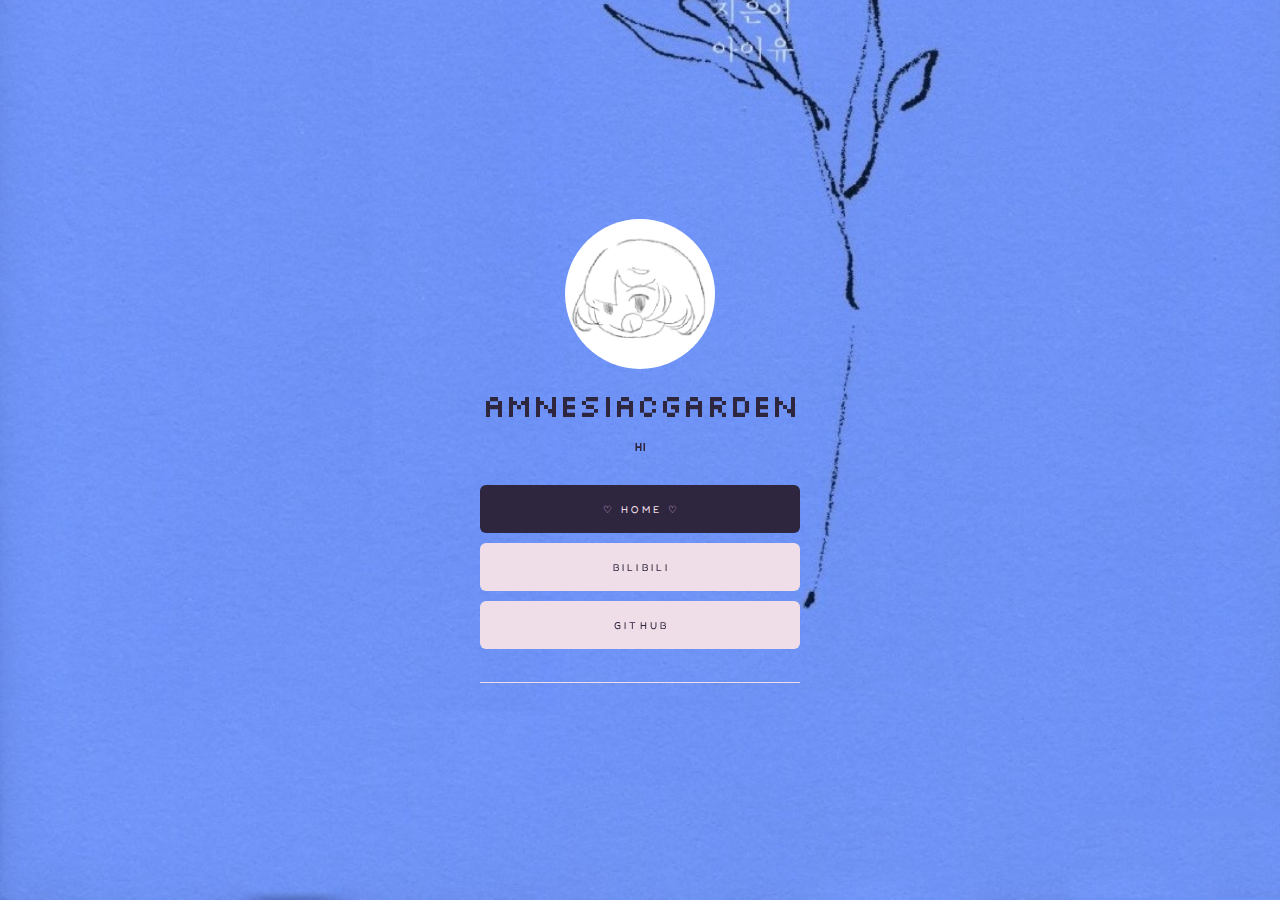
<file: index.html>
<!DOCTYPE HTML>
<html lang="en">
    <head>
        <title>AmnesiacGarden</title>
        <meta charset="utf-8"/>
        <meta name="viewport" content="width=device-width,initial-scale=1"/>
        <meta name="color-scheme" content="light only"/>
        <meta name="description" content="AmnesiacGarden links"/>
        <meta property="og:site_name" content="AmnesiacGarden"/>
        <meta property="og:title" content="AmnesiacGarden"/>
        <meta property="og:type" content="website"/>
        <meta property="og:description" content="AmnesiacGarden links"/>
        <meta property="og:image:type" content="image/jpeg"/>
        <meta property="og:image:width" content="1280"/>
        <meta property="og:image:height" content="800"/>
        <link rel="icon" href="./img/0.png">
        <link rel="canonical" href="https://amnesiacgarden.github.io"/>
        <link href="https://fonts.googleapis.com/css?display=swap&family=Silkscreen:400,400italic%7CFredoka+One:400,400italic" rel="stylesheet" type="text/css"/>
        <style>
            html,body,div,span,applet,object,iframe,h1,h2,h3,h4,h5,h6,p,blockquote,pre,a,abbr,acronym,address,big,cite,code,del,dfn,em,img,ins,kbd,q,s,samp,small,strike,strong,sub,sup,tt,var,b,u,i,center,dl,dt,dd,ol,ul,li,fieldset,form,label,legend,table,caption,tbody,tfoot,thead,tr,th,td,article,aside,canvas,details,embed,figure,figcaption,footer,header,hgroup,menu,nav,output,ruby,section,summary,time,mark,audio,video {
                margin: 0;
                padding: 0;
                border: 0;
                font-size: 100%;
                font: inherit;
                vertical-align: baseline;
            }

            article,aside,details,figcaption,figure,footer,header,hgroup,menu,nav,section {
                display: block;
            }

            body {
                line-height: 1;
            }

            ol,ul {
                list-style: none;
            }

            blockquote,q {
                quotes: none;
            }

            blockquote:before,blockquote:after,q:before,q:after {
                content: '';
                content: none;
            }

            table {
                border-collapse: collapse;
                border-spacing: 0;
            }

            body {
                -webkit-text-size-adjust: none
            }

            mark {
                background-color: transparent;
                color: inherit
            }

            input::-moz-focus-inner {
                border: 0;
                padding: 0
            }

            input[type="text"],input[type="email"],select,textarea {
                -moz-appearance: none;
                -webkit-appearance: none;
                -ms-appearance: none;
                appearance: none
            }

            *, *:before, *:after {
                box-sizing: border-box;
            }

            body {
                line-height: 1.0;
                min-height: var(--viewport-height);
                min-width: 320px;
                overflow-x: hidden;
                word-wrap: break-word;
            }

            body:before {
                content: '';
                display: block;
                background-attachment: scroll;
                height: var(--background-height);
                left: 0;
                pointer-events: none;
                position: fixed;
                top: 0;
                transform: scale(1);
                width: 100vw;
                z-index: 0;
                background-image: url('./img/background.jpg');
                background-position: bottom right;
                background-repeat: no-repeat;
                background-size: cover;
                background-color: #ECD6ED;
            }

            :root {
                --background-height: 100vh;
                --site-language-alignment: left;
                --site-language-direction: ltr;
                --site-language-flex-alignment: flex-start;
                --site-language-indent-left: 1;
                --site-language-indent-right: 0;
                --viewport-height: 100vh;
            }

            html {
                font-size: 16pt;
            }

            u {
                text-decoration: underline;
            }

            strong {
                color: inherit;
                font-weight: bolder;
            }

            em {
                font-style: italic;
            }

            code {
                background-color: rgba(144,144,144,0.25);
                border-radius: 0.25em;
                font-family: 'Lucida Console', 'Courier New', monospace;
                font-size: 0.9em;
                font-weight: normal;
                letter-spacing: 0;
                margin: 0 0.25em;
                padding: 0.25em 0.5em;
                text-indent: 0;
            }

            mark {
                background-color: rgba(144,144,144,0.25);
            }

            spoiler-text {
                -webkit-text-stroke: 0;
                background-color: rgba(32,32,32,0.75);
                text-shadow: none;
                text-stroke: 0;
                color: transparent;
                cursor: pointer;
                transition: color 0.1s ease-in-out;
            }

            spoiler-text.active {
                color: #FFFFFF;
                cursor: text;
            }

            s {
                text-decoration: line-through;
            }

            sub {
                font-size: smaller;
                vertical-align: sub;
            }

            sup {
                font-size: smaller;
                vertical-align: super;
            }

            a {
                color: inherit;
                text-decoration: underline;
                transition: none;
            }

            #wrapper {
                -webkit-overflow-scrolling: touch;
                align-items: center;
                display: flex;
                flex-direction: column;
                justify-content: center;
                min-height: var(--viewport-height);
                overflow: hidden;
                position: relative;
                z-index: 2;
            }

            #main {
                --alignment: center;
                --flex-alignment: center;
                --indent-left: 1;
                --indent-right: 1;
                --border-radius-tl: 0;
                --border-radius-tr: 0;
                --border-radius-br: 0;
                --border-radius-bl: 0;
                align-items: center;
                display: flex;
                flex-grow: 0;
                flex-shrink: 0;
                justify-content: center;
                max-width: 100%;
                position: relative;
                text-align: var(--alignment);
                z-index: 1;
            }

            #main > .inner {
                --padding-horizontal: 2rem;
                --padding-vertical: 1rem;
                --spacing: 1.5rem;
                --width: 24rem;
                border-radius: var(--border-radius-tl) var(--border-radius-tr) var(--border-radius-br) var(--border-radius-bl);
                max-width: 100%;
                position: relative;
                width: var(--width);
                z-index: 1;
                padding: var(--padding-vertical) var(--padding-horizontal);
            }

            #main > .inner > * {
                margin-top: var(--spacing);
                margin-bottom: var(--spacing);
            }

            #main > .inner > :first-child {
                margin-top: 0 !important;
            }

            #main > .inner > :last-child {
                margin-bottom: 0 !important;
            }

            #main > .inner > .full {
                margin-left: calc(var(--padding-horizontal) * -1);
                max-width: calc(100% + calc(var(--padding-horizontal) * 2) + 0.4725px);
                width: calc(100% + calc(var(--padding-horizontal) * 2) + 0.4725px);
            }

            #main > .inner > .full:first-child {
                border-top-left-radius: inherit;
                border-top-right-radius: inherit;
                margin-top: calc(var(--padding-vertical) * -1) !important;
            }

            #main > .inner > .full:last-child {
                border-bottom-left-radius: inherit;
                border-bottom-right-radius: inherit;
                margin-bottom: calc(var(--padding-vertical) * -1) !important;
            }

            #main > .inner > .full.screen {
                border-radius: 0 !important;
                max-width: 100vw;
                position: relative;
                width: 100vw;
                left: 50%;
                margin-left: -50vw;
                right: auto;
            }

            body.is-instant #main, body.is-instant #main > .inner > *,body.is-instant #main > .inner > section > * {
                transition: none !important;
            }

            body.is-instant:after {
                display: none !important;
                transition: none !important;
            }

            .image {
                display: block;
                line-height: 0;
                max-width: 100%;
                position: relative;
            }

            .image .frame {
                -webkit-backface-visibility: hidden;
                -webkit-transform: translate3d(0, 0, 0);
                display: inline-block;
                max-width: 100%;
                overflow: hidden;
                vertical-align: top;
                width: 100%;
            }

            .image .frame img {
                border-radius: 0 !important;
                max-width: 100%;
                vertical-align: top;
                width: inherit;
            }

            .image.full .frame {
                display: block;
            }

            .image.full:first-child .frame {
                border-top-left-radius: inherit;
                border-top-right-radius: inherit;
            }

            .image.full:last-child .frame {
                border-bottom-left-radius: inherit;
                border-bottom-right-radius: inherit;
            }

            #image01 .frame {
                width: 9.375rem;
                border-radius: 100%;
                transition: none;
            }

            #image01 .frame img {
                transition: none;
            }

            h1, h2, h3, p {
                direction: var(--site-language-direction);
                position: relative;
            }

            h1 span.p, h2 span.p, h3 span.p, p span.p {
                display: block;
                position: relative;
            }

            h1 span[style], h2 span[style], h3 span[style], p span[style], h1 strong, h2 strong, h3 strong, p strong, h1 a, h2 a, h3 a, p a, h1 code, h2 code, h3 code, p code, h1 mark, h2 mark, h3 mark, p mark, h1 spoiler-text, h2 spoiler-text, h3 spoiler-text, p spoiler-text {
                -webkit-text-fill-color: currentcolor;
            }

            #text03 {
                color: #2E253F;
                font-family: 'Silkscreen', monospace;
                letter-spacing: -0.05rem;
                width: 100%;
                font-size: 2em;
                line-height: 1.25;
                font-weight: 400;
            }

            #text03 a {
                text-decoration: underline;
            }

            #text03 a:hover {
                text-decoration: none;
            }

            #text03 span.p:nth-child(n + 2) {
                margin-top: 1rem;
            }

            #text01 {
                color: #2E253F;
                font-family: 'Silkscreen', monospace;
                letter-spacing: -0.05rem;
                width: 100%;
                font-size: 0.75em;
                line-height: 1;
                font-weight: 400;
            }

            #text01 a {
                text-decoration: underline;
            }

            #text01 a:hover {
                text-decoration: none;
            }

            #text01 span.p:nth-child(n + 2) {
                margin-top: 1rem;
            }

            .container {
                position: relative;
            }

            .container > .wrapper {
                vertical-align: top;
                position: relative;
                max-width: 100%;
                border-radius: inherit;
            }

            .container > .wrapper > .inner {
                vertical-align: top;
                position: relative;
                max-width: 100%;
                border-radius: inherit;
                text-align: var(--alignment);
            }

            #main .container.full:first-child > .wrapper {
                border-top-left-radius: inherit;
                border-top-right-radius: inherit;
            }

            #main .container.full:last-child > .wrapper {
                border-bottom-left-radius: inherit;
                border-bottom-right-radius: inherit;
            }

            #main .container.full:first-child > .wrapper > .inner {
                border-top-left-radius: inherit;
                border-top-right-radius: inherit;
            }

            #main .container.full:last-child > .wrapper > .inner {
                border-bottom-left-radius: inherit;
                border-bottom-right-radius: inherit;
            }

            #container01 > .wrapper {
                display: inline-block;
                width: 75rem;
                background-color: transparent;
            }

            #container01 > .wrapper > .inner {
                --gutters: 2rem;
                --padding-horizontal: 0rem;
                --padding-vertical: 0.5rem;
                --spacing: 1rem;
                padding: var(--padding-vertical) var(--padding-horizontal);
            }

            #container01.default > .wrapper > .inner > * {
                margin-bottom: var(--spacing);
                margin-top: var(--spacing);
            }

            #container01.default > .wrapper > .inner > *:first-child {
                margin-top: 0 !important;
            }

            #container01.default > .wrapper > .inner > *:last-child {
                margin-bottom: 0 !important;
            }

            #container01.columns > .wrapper > .inner {
                flex-wrap: wrap;
                display: flex;
                align-items: flex-start;
            }

            #container01.columns > .wrapper > .inner > * {
                flex-grow: 0;
                flex-shrink: 0;
                max-width: 100%;
                text-align: var(--alignment);
                padding: 0 0 0 var(--gutters);
            }

            #container01.columns > .wrapper > .inner > * > * {
                margin-bottom: var(--spacing);
                margin-top: var(--spacing);
            }

            #container01.columns > .wrapper > .inner > * > *:first-child {
                margin-top: 0 !important;
            }

            #container01.columns > .wrapper > .inner > * > *:last-child {
                margin-bottom: 0 !important;
            }

            #container01.columns > .wrapper > .inner > *:first-child {
                margin-left: calc(var(--gutters) * -1);
            }

            #container01.default > .wrapper > .inner > .full {
                margin-left: calc(var(--padding-horizontal) * -1);
                max-width: none !important;
                width: calc(100% + (var(--padding-horizontal) * 2) + 0.4725px);
            }

            #container01.default > .wrapper > .inner > .full:first-child {
                margin-top: calc(var(--padding-vertical) * -1) !important;
                border-top-left-radius: inherit;
                border-top-right-radius: inherit;
            }

            #container01.default > .wrapper > .inner > .full:last-child {
                margin-bottom: calc(var(--padding-vertical) * -1) !important;
                border-bottom-left-radius: inherit;
                border-bottom-right-radius: inherit;
            }

            #container01.columns > .wrapper > .inner > div > .full {
                margin-left: calc(var(--gutters) * -0.5);
                max-width: none !important;
                width: calc(100% + var(--gutters) + 0.4725px);
            }

            #container01.columns > .wrapper > .inner > div:first-child > .full {
                margin-left: calc(var(--padding-horizontal) * -1);
                width: calc(100% + var(--padding-horizontal) + calc(var(--gutters) * 0.5) + 0.4725px);
            }

            #container01.columns > .wrapper > .inner > div:last-child > .full {
                width: calc(100% + var(--padding-horizontal) + calc(var(--gutters) * 0.5) + 0.4725px);
            }

            #container01.columns > .wrapper > .inner > div > .full:first-child {
                margin-top: calc(var(--padding-vertical) * -1) !important;
            }

            #container01.columns > .wrapper > .inner > div > .full:last-child {
                margin-bottom: calc(var(--padding-vertical) * -1) !important;
            }

            #container01.columns > .wrapper > .inner > div:first-child, #container01.columns > .wrapper > .inner > div:first-child > .full:first-child {
                border-top-left-radius: inherit;
            }

            #container01.columns > .wrapper > .inner > div:last-child, #container01.columns > .wrapper > .inner > div:last-child > .full:first-child {
                border-top-right-radius: inherit;
            }

            #container01.columns > .wrapper > .inner > .full {
                align-self: stretch;
            }

            #container01.columns > .wrapper > .inner > .full:first-child {
                border-bottom-left-radius: inherit;
                border-top-left-radius: inherit;
            }

            #container01.columns > .wrapper > .inner > .full:last-child {
                border-bottom-right-radius: inherit;
                border-top-right-radius: inherit;
            }

            #container01.columns > .wrapper > .inner > .full > .full:first-child:last-child {
                border-radius: inherit;
                height: calc(100% + (var(--padding-vertical) * 2));
            }

            #container01.columns > .wrapper > .inner > .full > .full:first-child:last-child > * {
                border-radius: inherit;
                height: 100%;
                position: absolute;
                width: 100%;
            }

            .buttons {
                cursor: default;
                display: flex;
                justify-content: var(--flex-alignment);
                letter-spacing: 0;
                padding: 0;
            }

            .buttons li {
                max-width: 100%;
            }

            .buttons li a {
                align-items: center;
                justify-content: center;
                max-width: 100%;
                text-align: center;
                text-decoration: none;
                vertical-align: middle;
                white-space: nowrap;
            }

            #buttons03 {
                gap: 0.625rem;
                flex-direction: row;
                flex-wrap: wrap;
            }

            #buttons03 li a {
                display: inline-flex;
                width: 30rem;
                height: 3rem;
                line-height: 3rem;
                padding: 0 0.5rem;
                vertical-align: middle;
                text-transform: uppercase;
                font-family: 'Fredoka One', cursive;
                letter-spacing: 0.2rem;
                padding-left: calc(0.2rem + 0.5rem);
                font-size: 0.625em;
                font-weight: 400;
                border-radius: 0.375rem;
                transition: transform 0.25s ease, color 0.25s ease, background-color 0.25s ease, border-color 0.25s ease;
            }

            #buttons03 li a .label {
                direction: var(--site-language-direction);
                overflow: hidden;
                text-overflow: ellipsis;
            }

            #buttons03 .button {
                background-color: #EFDEE7;
                color: #EFDEE7;
            }

            #buttons03 .button:hover {
                background-color: #EFDEE7 !important;
            }

            #buttons03 li a:hover {
                transform: scale(1.165);
            }

            #buttons03 .n01 {
                background-color: #2E253F;
            }

            #buttons03 .n01:hover {
                background-color: #2E253F !important;
            }

            #buttons03 .n02 {
                background-color: #EFDEE7;
                color: #2E253F;
            }

            #buttons03 .n02:hover {
                background-color: #EFDEE7 !important;
            }

            #buttons01 {
                gap: 0.625rem;
                flex-direction: row;
                flex-wrap: wrap;
            }

            #buttons01 li a {
                display: inline-flex;
                width: 30rem;
                height: 3rem;
                line-height: 3rem;
                padding: 0 0.5rem;
                vertical-align: middle;
                text-transform: uppercase;
                font-family: 'Fredoka One', cursive;
                letter-spacing: 0.2rem;
                padding-left: calc(0.2rem + 0.5rem);
                font-size: 0.625em;
                font-weight: 400;
                border-radius: 0.375rem;
                transition: transform 0.25s ease, color 0.25s ease, background-color 0.25s ease, border-color 0.25s ease;
            }

            #buttons01 li a .label {
                direction: var(--site-language-direction);
                overflow: hidden;
                text-overflow: ellipsis;
            }

            #buttons01 .button {
                background-color: #2E253F;
                color: #2E253F;
            }

            #buttons01 .button:hover {
                background-color: #2E253F !important;
            }

            #buttons01 li a:hover {
                transform: scale(1.025);
            }

            #buttons01 .n01 {
                background-color: #EFDEE7;
            }

            #buttons01 .n01:hover {
                background-color: #CFA4BF !important;
            }

            #buttons01 .n02 {
                background-color: #EFDEE7;
            }

            #buttons01 .n02:hover {
                background-color: #CFA4BF !important;
            }

            #buttons01 .n03 {
                background-color: #EFDEE7;
            }

            #buttons01 .n03:hover {
                background-color: #CFA4BF !important;
            }

            #buttons01 .n04 {
                background-color: #EFDEE7;
            }

            #buttons01 .n04:hover {
                background-color: #CFA4BF !important;
            }

            #buttons01 .n05 {
                background-color: #EFDEE7;
            }

            #buttons01 .n05:hover {
                background-color: #CFA4BF !important;
            }

            hr {
                border: 0;
                padding: 0;
                position: relative;
                width: 100%;
            }

            hr:before {
                content: '';
                display: inline-block;
                max-width: 100%;
                vertical-align: middle;
            }

            hr.style1:not(:first-child) {
                margin-top: 1.5rem !important;
            }

            hr.style1:not(:last-child) {
                margin-bottom: 1.5rem !important;
            }

            hr.style1:before {
                width: 100%;
                border-top: solid 1px #EFDEE7;
                height: 1px;
                margin-top: -0.5px;
            }

            @media (max-width: 1920px) {
            }

            @media (max-width: 1680px) {
                html {
                    font-size: 12pt;
                }
            }

            @media (max-width: 1280px) {
                html {
                    font-size: 12pt;
                }
            }

            @media (max-width: 1024px) {
            }

            @media (max-width: 980px) {
                html {
                    font-size: 10pt;
                }
            }

            @media (max-width: 736px) {
                html {
                    font-size: 12pt;
                }

                #main > .inner {
                    --padding-horizontal: 2rem;
                    --padding-vertical: 1rem;
                    --spacing: 1.5rem;
                }

                #image01 .frame {
                    width: 9.375rem;
                }

                #text03 {
                    letter-spacing: -0.04375rem;
                    width: 100%;
                    font-size: 2em;
                    line-height: 1.25;
                }

                #text01 {
                    letter-spacing: -0.04375rem;
                    width: 100%;
                    font-size: 0.75em;
                    line-height: 1;
                }

                #container01 > .wrapper > .inner {
                    --gutters: 2rem;
                    --padding-horizontal: 0rem;
                    --padding-vertical: 0.5rem;
                    --spacing: 1rem;
                }

                #container01.columns > .wrapper > .inner {
                    flex-direction: column !important;
                    flex-wrap: nowrap !important;
                }

                #container01.columns > .wrapper > .inner > span {
                    height: 0;
                    margin-top: calc(var(--gutters) * -1);
                    pointer-events: none;
                    visibility: hidden;
                }

                #container01.columns > .wrapper > .inner > *:first-child {
                    margin-left: 0 !important;
                    padding-top: 0 !important;
                }

                #container01.columns > .wrapper > .inner > * {
                    padding: calc(var(--gutters) * 0.5) 0 !important;
                }

                #container01.columns > .wrapper > .inner > *:last-child {
                    padding-bottom: 0 !important;
                }

                #container01.columns > .wrapper > .inner > div > .full {
                    margin-left: calc(var(--padding-horizontal) * -1);
                    width: calc(100% + (var(--padding-horizontal) * 2) + 0.4725px);
                }

                #container01.columns > .wrapper > .inner > div:first-of-type > .full {
                    margin-left: calc(var(--padding-horizontal) * -1);
                    width: calc(100% + (var(--padding-horizontal) * 2) + 0.4725px);
                }

                #container01.columns > .wrapper > .inner > div:last-of-type > .full {
                    margin-left: calc(var(--padding-horizontal) * -1);
                    width: calc(100% + (var(--padding-horizontal) * 2) + 0.4725px);
                }

                #container01.columns > .wrapper > .inner > div > .full:first-child {
                    margin-top: calc(var(--gutters) * -0.5) !important;
                }

                #container01.columns > .wrapper > .inner > div > .full:last-child {
                    margin-bottom: calc(var(--gutters) * -0.5) !important;
                }

                #container01.columns > .wrapper > .inner > div:first-of-type > .full:first-child {
                    margin-top: calc(var(--padding-vertical) * -1) !important;
                }

                #container01.columns > .wrapper > .inner > div:last-of-type > .full:last-child {
                    margin-bottom: calc(var(--padding-vertical) * -1) !important;
                }

                #container01.columns > .wrapper > .inner > div:first-of-type, #container01.columns > .wrapper > .inner > div:first-of-type > .full:first-child {
                    border-top-left-radius: inherit;
                    border-top-right-radius: inherit;
                }

                #container01.columns > .wrapper > .inner > div:last-of-type, #container01.columns > .wrapper > .inner > div:last-of-type > .full:last-child {
                    border-bottom-left-radius: inherit;
                    border-bottom-right-radius: inherit;
                }

                #container01.columns > .wrapper > .inner > div:first-of-type, #container01.columns > .wrapper > .inner > div:first-of-type > .full:last-child {
                    border-bottom-left-radius: 0 !important;
                }

                #container01.columns > .wrapper > .inner > div:last-of-type, #container01.columns > .wrapper > .inner > div:last-of-type > .full:first-child {
                    border-top-right-radius: 0 !important;
                }

                #container01.columns > .wrapper > .inner > .full > .full:first-child:last-child {
                    height: auto;
                }

                #container01.columns > .wrapper > .inner > .full > .full:first-child:last-child > * {
                    height: auto;
                    position: relative;
                    width: auto;
                }

                #buttons03 {
                    gap: 0.625rem;
                }

                #buttons03 li a {
                    letter-spacing: 0.2rem;
                    padding-left: calc(0.2rem + 0.5rem);
                    font-size: 0.75em;
                }

                #buttons01 {
                    gap: 0.625rem;
                }

                #buttons01 li a {
                    letter-spacing: 0.2rem;
                    padding-left: calc(0.2rem + 0.5rem);
                    font-size: 0.75em;
                }

                hr.style1:not(:first-child) {
                    margin-top: 1.5rem !important;
                }

                hr.style1:not(:last-child) {
                    margin-bottom: 1.5rem !important;
                }

                hr.style1:before {
                    width: 100rem;
                }
            }

            @media (max-width: 480px) {
                #main > .inner {
                    --spacing: 1.3125rem;
                }

                #container01 > .wrapper > .inner {
                    --spacing: 0.875rem;
                }

                #buttons03 {
                    flex-direction: column;
                    flex-wrap: nowrap;
                }

                #buttons03 li a {
                    max-width: 32rem;
                    width: 100%;
                }

                #buttons01 {
                    flex-direction: column;
                    flex-wrap: nowrap;
                }

                #buttons01 li a {
                    max-width: 32rem;
                    width: 100%;
                }
            }

            @media (max-width: 360px) {
                #main > .inner {
                    --padding-horizontal: 1.5rem;
                    --padding-vertical: 0.75rem;
                    --spacing: 1.125rem;
                }

                #text03 {
                    font-size: 1.5em;
                }

                #text01 {
                    font-size: 0.75em;
                }

                #container01 > .wrapper > .inner {
                    --gutters: 1.5rem;
                    --padding-horizontal: 0rem;
                    --padding-vertical: 0.375rem;
                    --spacing: 0.75rem;
                }

                #buttons03 {
                    gap: 0.46875rem;
                }

                #buttons01 {
                    gap: 0.46875rem;
                }
            }
        </style>
    </head>
    <body>
        <div id="wrapper">
            <div id="main">
                <div class="inner">
                    <div id="container01" class="container default">
                        <div class="wrapper">
                            <div class="inner">
                                <div id="image01" class="image">
                                    <span class="frame">
                                        <img src="img\head.jpg" alt=""/>
                                    </span>
                                </div>
                                <h1 id="text03">AmnesiacGarden</h1>
                                <p id="text01">hi</p>
                            </div>
                        </div>
                    </div>
                    <ul id="buttons03" class="buttons">
                        <li>
                            <a href="Welcome.html" class="button n01">
                                <span class="label">♡ Home ♡</span>
                            </a>
                        </li>
                        <li>
                            <a href="https://space.bilibili.com/13740090" class="button n02">
                                <span class="label">Bilibili</span>
                            </a>
                        </li>
                        <li>
                            <a href="https://github.com/AmnesiacGarden" class="button n02">
                                <span class="label">Github</span>
                            </a>
                        </li>
                    </ul>
                    
                    <hr id="divider02" class="style1">

                </div>
            </div>
        </div>
        <script>
            (function() {
                var on = addEventListener
                  , $ = function(q) {
                    return document.querySelector(q)
                }
                  , $$ = function(q) {
                    return document.querySelectorAll(q)
                }
                  , $body = document.body
                  , $inner = $('.inner')
                  , client = (function() {
                    var o = {
                        browser: 'other',
                        browserVersion: 0,
                        os: 'other',
                        osVersion: 0,
                        mobile: false,
                        canUse: null,
                        flags: {
                            lsdUnits: false,
                        },
                    }, ua = navigator.userAgent, a, i;
                    a = [['firefox', /Firefox\/([0-9\.]+)/], ['edge', /Edge\/([0-9\.]+)/], ['safari', /Version\/([0-9\.]+).+Safari/], ['chrome', /Chrome\/([0-9\.]+)/], ['chrome', /CriOS\/([0-9\.]+)/], ['ie', /Trident\/.+rv:([0-9]+)/]];
                    for (i = 0; i < a.length; i++) {
                        if (ua.match(a[i][1])) {
                            o.browser = a[i][0];
                            o.browserVersion = parseFloat(RegExp.$1);
                            break;
                        }
                    }
                    a = [['ios', /([0-9_]+) like Mac OS X/, function(v) {
                        return v.replace('_', '.').replace('_', '');
                    }
                    ], ['ios', /CPU like Mac OS X/, function(v) {
                        return 0
                    }
                    ], ['ios', /iPad; CPU/, function(v) {
                        return 0
                    }
                    ], ['android', /Android ([0-9\.]+)/, null], ['mac', /Macintosh.+Mac OS X ([0-9_]+)/, function(v) {
                        return v.replace('_', '.').replace('_', '');
                    }
                    ], ['windows', /Windows NT ([0-9\.]+)/, null], ['undefined', /Undefined/, null]];
                    for (i = 0; i < a.length; i++) {
                        if (ua.match(a[i][1])) {
                            o.os = a[i][0];
                            o.osVersion = parseFloat(a[i][2] ? (a[i][2])(RegExp.$1) : RegExp.$1);
                            break;
                        }
                    }
                    if (o.os == 'mac' && ('ontouchstart'in window) && ((screen.width == 1024 && screen.height == 1366) || (screen.width == 834 && screen.height == 1112) || (screen.width == 810 && screen.height == 1080) || (screen.width == 768 && screen.height == 1024)))
                        o.os = 'ios';
                    o.mobile = (o.os == 'android' || o.os == 'ios');
                    var _canUse = document.createElement('div');
                    o.canUse = function(property, value) {
                        var style;
                        style = _canUse.style;
                        if (!(property in style))
                            return false;
                        if (typeof value !== 'undefined') {
                            style[property] = value;
                            if (style[property] == '')
                                return false;
                        }
                        return true;
                    }
                    ;
                    o.flags.lsdUnits = o.canUse('width', '100dvw');
                    return o;
                }())
                  , trigger = function(t) {
                    dispatchEvent(new Event(t));
                }
                  , cssRules = function(selectorText) {
                    var ss = document.styleSheets, a = [], f = function(s) {
                        var r = s.cssRules, i;
                        for (i = 0; i < r.length; i++) {
                            if (r[i]instanceof CSSMediaRule && matchMedia(r[i].conditionText).matches)
                                (f)(r[i]);
                            else if (r[i]instanceof CSSStyleRule && r[i].selectorText == selectorText)
                                a.push(r[i]);
                        }
                    }, x, i;
                    for (i = 0; i < ss.length; i++)
                        f(ss[i]);
                    return a;
                }
                  , thisHash = function() {
                    var h = location.hash ? location.hash.substring(1) : null, a;
                    if (!h)
                        return null;
                    if (h.match(/\?/)) {
                        a = h.split('?');
                        h = a[0];
                        history.replaceState(undefined, undefined, '#' + h);
                        window.location.search = a[1];
                    }
                    if (h.length > 0 && !h.match(/^[a-zA-Z]/))
                        h = 'x' + h;
                    if (typeof h == 'string')
                        h = h.toLowerCase();
                    return h;
                }
                  , scrollToElement = function(e, style, duration) {
                    var y, cy, dy, start, easing, offset, f;
                    if (!e)
                        y = 0;
                    else {
                        offset = (e.dataset.scrollOffset ? parseInt(e.dataset.scrollOffset) : 0) * parseFloat(getComputedStyle(document.documentElement).fontSize);
                        switch (e.dataset.scrollBehavior ? e.dataset.scrollBehavior : 'default') {
                        case 'default':
                        default:
                            y = e.offsetTop + offset;
                            break;
                        case 'center':
                            if (e.offsetHeight < window.innerHeight)
                                y = e.offsetTop - ((window.innerHeight - e.offsetHeight) / 2) + offset;
                            else
                                y = e.offsetTop - offset;
                            break;
                        case 'previous':
                            if (e.previousElementSibling)
                                y = e.previousElementSibling.offsetTop + e.previousElementSibling.offsetHeight + offset;
                            else
                                y = e.offsetTop + offset;
                            break;
                        }
                    }
                    if (!style)
                        style = 'smooth';
                    if (!duration)
                        duration = 750;
                    if (style == 'instant') {
                        window.scrollTo(0, y);
                        return;
                    }
                    start = Date.now();
                    cy = window.scrollY;
                    dy = y - cy;
                    switch (style) {
                    case 'linear':
                        easing = function(t) {
                            return t
                        }
                        ;
                        break;
                    case 'smooth':
                        easing = function(t) {
                            return t < .5 ? 4 * t * t * t : (t - 1) * (2 * t - 2) * (2 * t - 2) + 1
                        }
                        ;
                        break;
                    }
                    f = function() {
                        var t = Date.now() - start;
                        if (t >= duration)
                            window.scroll(0, y);
                        else {
                            window.scroll(0, cy + (dy * easing(t / duration)));
                            requestAnimationFrame(f);
                        }
                    }
                    ;
                    f();
                }
                  , scrollToTop = function() {
                    scrollToElement(null);
                }
                  , loadElements = function(parent) {
                    var a, e, x, i;
                    a = parent.querySelectorAll('iframe[data-src]:not([data-src=""])');
                    for (i = 0; i < a.length; i++) {
                        a[i].contentWindow.location.replace(a[i].dataset.src);
                        a[i].dataset.initialSrc = a[i].dataset.src;
                        a[i].dataset.src = '';
                    }
                    a = parent.querySelectorAll('video[autoplay]');
                    for (i = 0; i < a.length; i++) {
                        if (a[i].paused)
                            a[i].play();
                    }
                    e = parent.querySelector('[data-autofocus="1"]');
                    x = e ? e.tagName : null;
                    switch (x) {
                    case 'FORM':
                        e = e.querySelector('.field input, .field select, .field textarea');
                        if (e)
                            e.focus();
                        break;
                    default:
                        break;
                    }
                }
                  , unloadElements = function(parent) {
                    var a, e, x, i;
                    a = parent.querySelectorAll('iframe[data-src=""]');
                    for (i = 0; i < a.length; i++) {
                        if (a[i].dataset.srcUnload === '0')
                            continue;
                        if ('initialSrc'in a[i].dataset)
                            a[i].dataset.src = a[i].dataset.initialSrc;
                        else
                            a[i].dataset.src = a[i].src;
                        a[i].contentWindow.location.replace('about:blank');
                    }
                    a = parent.querySelectorAll('video');
                    for (i = 0; i < a.length; i++) {
                        if (!a[i].paused)
                            a[i].pause();
                    }
                    e = $(':focus');
                    if (e)
                        e.blur();
                };
                window._scrollToTop = scrollToTop;
                var thisURL = function() {
                    return window.location.href.replace(window.location.search, '').replace(/#$/, '');
                };
                var getVar = function(name) {
                    var a = window.location.search.substring(1).split('&'), b, k;
                    for (k in a) {
                        b = a[k].split('=');
                        if (b[0] == name)
                            return b[1];
                    }
                    return null;
                };
                var errors = {
                    handle: function(handler) {
                        window.onerror = function(message, url, line, column, error) {
                            (handler)(error.message);
                            return true;
                        }
                        ;
                    },
                    unhandle: function() {
                        window.onerror = null;
                    }
                };
                loadElements(document.body);
                var style, sheet, rule;
                style = document.createElement('style');
                style.appendChild(document.createTextNode(''));
                document.head.appendChild(style);
                sheet = style.sheet;
                if (client.mobile) {
                    (function() {
                        if (client.flags.lsdUnits) {
                            document.documentElement.style.setProperty('--viewport-height', '100svh');
                            document.documentElement.style.setProperty('--background-height', '100dvh');
                        } else {
                            var f = function() {
                                document.documentElement.style.setProperty('--viewport-height', window.innerHeight + 'px');
                                document.documentElement.style.setProperty('--background-height', (window.innerHeight + 250) + 'px');
                            };
                            on('load', f);
                            on('orientationchange', function() {
                                setTimeout(function() {
                                    (f)();
                                }, 100);
                            });
                        }
                    }
                    )();
                }
                if (client.os == 'android') {
                    (function() {
                        sheet.insertRule('body::after { }', 0);
                        rule = sheet.cssRules[0];
                        var f = function() {
                            rule.style.cssText = 'height: ' + (Math.max(screen.width, screen.height)) + 'px';
                        };
                        on('load', f);
                        on('orientationchange', f);
                        on('touchmove', f);
                    }
                    )();
                    $body.classList.add('is-touch');
                } else if (client.os == 'ios') {
                    if (client.osVersion <= 11)
                        (function() {
                            sheet.insertRule('body::after { }', 0);
                            rule = sheet.cssRules[0];
                            rule.style.cssText = '-webkit-transform: scale(1.0)';
                        }
                        )();
                    if (client.osVersion <= 11)
                        (function() {
                            sheet.insertRule('body.ios-focus-fix::before { }', 0);
                            rule = sheet.cssRules[0];
                            rule.style.cssText = 'height: calc(100% + 60px)';
                            on('focus', function(event) {
                                $body.classList.add('ios-focus-fix');
                            }, true);
                            on('blur', function(event) {
                                $body.classList.remove('ios-focus-fix');
                            }, true);
                        }
                        )();
                    $body.classList.add('is-touch');
                }
                var scrollEvents = {
                    items: [],
                    add: function(o) {
                        this.items.push({
                            element: o.element,
                            triggerElement: (('triggerElement'in o && o.triggerElement) ? o.triggerElement : o.element),
                            enter: ('enter'in o ? o.enter : null),
                            leave: ('leave'in o ? o.leave : null),
                            mode: ('mode'in o ? o.mode : 3),
                            offset: ('offset'in o ? o.offset : 0),
                            initialState: ('initialState'in o ? o.initialState : null),
                            state: false,
                        });
                    },
                    handler: function() {
                        var height, top, bottom, scrollPad;
                        if (client.os == 'ios') {
                            height = document.documentElement.clientHeight;
                            top = document.body.scrollTop + window.scrollY;
                            bottom = top + height;
                            scrollPad = 125;
                        } else {
                            height = document.documentElement.clientHeight;
                            top = document.documentElement.scrollTop;
                            bottom = top + height;
                            scrollPad = 0;
                        }
                        scrollEvents.items.forEach(function(item) {
                            var bcr, elementTop, elementBottom, state, a, b;
                            if (!item.enter && !item.leave)
                                return true;
                            if (!item.triggerElement)
                                return true;
                            if (item.triggerElement.offsetParent === null) {
                                if (item.state == true && item.leave) {
                                    item.state = false;
                                    (item.leave).apply(item.element);
                                    if (!item.enter)
                                        item.leave = null;
                                }
                                return true;
                            }
                            bcr = item.triggerElement.getBoundingClientRect();
                            elementTop = top + Math.floor(bcr.top);
                            elementBottom = elementTop + bcr.height;
                            if (item.initialState !== null) {
                                state = item.initialState;
                                item.initialState = null;
                            } else {
                                switch (item.mode) {
                                case 1:
                                default:
                                    state = (bottom > (elementTop - item.offset) && top < (elementBottom + item.offset));
                                    break;
                                case 2:
                                    a = (top + (height * 0.5));
                                    state = (a > (elementTop - item.offset) && a < (elementBottom + item.offset));
                                    break;
                                case 3:
                                    a = top + (height * 0.25);
                                    if (a - (height * 0.375) <= 0)
                                        a = 0;
                                    b = top + (height * 0.75);
                                    if (b + (height * 0.375) >= document.body.scrollHeight - scrollPad)
                                        b = document.body.scrollHeight + scrollPad;
                                    state = (b > (elementTop - item.offset) && a < (elementBottom + item.offset));
                                    break;
                                }
                            }
                            if (state != item.state) {
                                item.state = state;
                                if (item.state) {
                                    if (item.enter) {
                                        (item.enter).apply(item.element);
                                        if (!item.leave)
                                            item.enter = null;
                                    }
                                } else {
                                    if (item.leave) {
                                        (item.leave).apply(item.element);
                                        if (!item.enter)
                                            item.leave = null;
                                    }
                                }
                            }
                        });
                    },
                    init: function() {
                        on('load', this.handler);
                        on('resize', this.handler);
                        on('scroll', this.handler);
                        (this.handler)();
                    }
                };
                scrollEvents.init();
                var onvisible = {
                    effects: {
                        'blur-in': {
                            transition: function(speed, delay) {
                                return 'opacity ' + speed + 's ease' + (delay ? ' ' + delay + 's' : '') + ', ' + 'filter ' + speed + 's ease' + (delay ? ' ' + delay + 's' : '');
                            },
                            rewind: function(intensity) {
                                this.style.opacity = 0;
                                this.style.filter = 'blur(' + (0.25 * intensity) + 'rem)';
                            },
                            play: function() {
                                this.style.opacity = 1;
                                this.style.filter = 'none';
                            },
                        },
                        'zoom-in': {
                            transition: function(speed, delay) {
                                return 'opacity ' + speed + 's ease' + (delay ? ' ' + delay + 's' : '') + ', ' + 'transform ' + speed + 's ease' + (delay ? ' ' + delay + 's' : '');
                            },
                            rewind: function(intensity, alt) {
                                this.style.opacity = 0;
                                this.style.transform = 'scale(' + (1 - ((alt ? 0.25 : 0.05) * intensity)) + ')';
                            },
                            play: function() {
                                this.style.opacity = 1;
                                this.style.transform = 'none';
                            },
                        },
                        'zoom-out': {
                            transition: function(speed, delay) {
                                return 'opacity ' + speed + 's ease' + (delay ? ' ' + delay + 's' : '') + ', ' + 'transform ' + speed + 's ease' + (delay ? ' ' + delay + 's' : '');
                            },
                            rewind: function(intensity, alt) {
                                this.style.opacity = 0;
                                this.style.transform = 'scale(' + (1 + ((alt ? 0.25 : 0.05) * intensity)) + ')';
                            },
                            play: function() {
                                this.style.opacity = 1;
                                this.style.transform = 'none';
                            },
                        },
                        'slide-left': {
                            transition: function(speed, delay) {
                                return 'transform ' + speed + 's ease' + (delay ? ' ' + delay + 's' : '');
                            },
                            rewind: function() {
                                this.style.transform = 'translateX(100vw)';
                            },
                            play: function() {
                                this.style.transform = 'none';
                            },
                        },
                        'slide-right': {
                            transition: function(speed, delay) {
                                return 'transform ' + speed + 's ease' + (delay ? ' ' + delay + 's' : '');
                            },
                            rewind: function() {
                                this.style.transform = 'translateX(-100vw)';
                            },
                            play: function() {
                                this.style.transform = 'none';
                            },
                        },
                        'flip-forward': {
                            transition: function(speed, delay) {
                                return 'opacity ' + speed + 's ease' + (delay ? ' ' + delay + 's' : '') + ', ' + 'transform ' + speed + 's ease' + (delay ? ' ' + delay + 's' : '');
                            },
                            rewind: function(intensity, alt) {
                                this.style.opacity = 0;
                                this.style.transformOrigin = '50% 50%';
                                this.style.transform = 'perspective(1000px) rotateX(' + ((alt ? 45 : 15) * intensity) + 'deg)';
                            },
                            play: function() {
                                this.style.opacity = 1;
                                this.style.transform = 'none';
                            },
                        },
                        'flip-backward': {
                            transition: function(speed, delay) {
                                return 'opacity ' + speed + 's ease' + (delay ? ' ' + delay + 's' : '') + ', ' + 'transform ' + speed + 's ease' + (delay ? ' ' + delay + 's' : '');
                            },
                            rewind: function(intensity, alt) {
                                this.style.opacity = 0;
                                this.style.transformOrigin = '50% 50%';
                                this.style.transform = 'perspective(1000px) rotateX(' + ((alt ? -45 : -15) * intensity) + 'deg)';
                            },
                            play: function() {
                                this.style.opacity = 1;
                                this.style.transform = 'none';
                            },
                        },
                        'flip-left': {
                            transition: function(speed, delay) {
                                return 'opacity ' + speed + 's ease' + (delay ? ' ' + delay + 's' : '') + ', ' + 'transform ' + speed + 's ease' + (delay ? ' ' + delay + 's' : '');
                            },
                            rewind: function(intensity, alt) {
                                this.style.opacity = 0;
                                this.style.transformOrigin = '50% 50%';
                                this.style.transform = 'perspective(1000px) rotateY(' + ((alt ? 45 : 15) * intensity) + 'deg)';
                            },
                            play: function() {
                                this.style.opacity = 1;
                                this.style.transform = 'none';
                            },
                        },
                        'flip-right': {
                            transition: function(speed, delay) {
                                return 'opacity ' + speed + 's ease' + (delay ? ' ' + delay + 's' : '') + ', ' + 'transform ' + speed + 's ease' + (delay ? ' ' + delay + 's' : '');
                            },
                            rewind: function(intensity, alt) {
                                this.style.opacity = 0;
                                this.style.transformOrigin = '50% 50%';
                                this.style.transform = 'perspective(1000px) rotateY(' + ((alt ? -45 : -15) * intensity) + 'deg)';
                            },
                            play: function() {
                                this.style.opacity = 1;
                                this.style.transform = 'none';
                            },
                        },
                        'tilt-left': {
                            transition: function(speed, delay) {
                                return 'opacity ' + speed + 's ease' + (delay ? ' ' + delay + 's' : '') + ', ' + 'transform ' + speed + 's ease' + (delay ? ' ' + delay + 's' : '');
                            },
                            rewind: function(intensity, alt) {
                                this.style.opacity = 0;
                                this.style.transform = 'rotate(' + ((alt ? 45 : 5) * intensity) + 'deg)';
                            },
                            play: function() {
                                this.style.opacity = 1;
                                this.style.transform = 'none';
                            },
                        },
                        'tilt-right': {
                            transition: function(speed, delay) {
                                return 'opacity ' + speed + 's ease' + (delay ? ' ' + delay + 's' : '') + ', ' + 'transform ' + speed + 's ease' + (delay ? ' ' + delay + 's' : '');
                            },
                            rewind: function(intensity, alt) {
                                this.style.opacity = 0;
                                this.style.transform = 'rotate(' + ((alt ? -45 : -5) * intensity) + 'deg)';
                            },
                            play: function() {
                                this.style.opacity = 1;
                                this.style.transform = 'none';
                            },
                        },
                        'fade-right': {
                            transition: function(speed, delay) {
                                return 'opacity ' + speed + 's ease' + (delay ? ' ' + delay + 's' : '') + ', ' + 'transform ' + speed + 's ease' + (delay ? ' ' + delay + 's' : '');
                            },
                            rewind: function(intensity) {
                                this.style.opacity = 0;
                                this.style.transform = 'translateX(' + (-1.5 * intensity) + 'rem)';
                            },
                            play: function() {
                                this.style.opacity = 1;
                                this.style.transform = 'none';
                            },
                        },
                        'fade-left': {
                            transition: function(speed, delay) {
                                return 'opacity ' + speed + 's ease' + (delay ? ' ' + delay + 's' : '') + ', ' + 'transform ' + speed + 's ease' + (delay ? ' ' + delay + 's' : '');
                            },
                            rewind: function(intensity) {
                                this.style.opacity = 0;
                                this.style.transform = 'translateX(' + (1.5 * intensity) + 'rem)';
                            },
                            play: function() {
                                this.style.opacity = 1;
                                this.style.transform = 'none';
                            },
                        },
                        'fade-down': {
                            transition: function(speed, delay) {
                                return 'opacity ' + speed + 's ease' + (delay ? ' ' + delay + 's' : '') + ', ' + 'transform ' + speed + 's ease' + (delay ? ' ' + delay + 's' : '');
                            },
                            rewind: function(intensity) {
                                this.style.opacity = 0;
                                this.style.transform = 'translateY(' + (-1.5 * intensity) + 'rem)';
                            },
                            play: function() {
                                this.style.opacity = 1;
                                this.style.transform = 'none';
                            },
                        },
                        'fade-up': {
                            transition: function(speed, delay) {
                                return 'opacity ' + speed + 's ease' + (delay ? ' ' + delay + 's' : '') + ', ' + 'transform ' + speed + 's ease' + (delay ? ' ' + delay + 's' : '');
                            },
                            rewind: function(intensity) {
                                this.style.opacity = 0;
                                this.style.transform = 'translateY(' + (1.5 * intensity) + 'rem)';
                            },
                            play: function() {
                                this.style.opacity = 1;
                                this.style.transform = 'none';
                            },
                        },
                        'fade-in': {
                            transition: function(speed, delay) {
                                return 'opacity ' + speed + 's ease' + (delay ? ' ' + delay + 's' : '');
                            },
                            rewind: function() {
                                this.style.opacity = 0;
                            },
                            play: function() {
                                this.style.opacity = 1;
                            },
                        },
                        'fade-in-background': {
                            custom: true,
                            transition: function(speed, delay) {
                                this.style.setProperty('--onvisible-speed', speed + 's');
                                if (delay)
                                    this.style.setProperty('--onvisible-delay', delay + 's');
                            },
                            rewind: function() {
                                this.style.removeProperty('--onvisible-background-color');
                            },
                            play: function() {
                                this.style.setProperty('--onvisible-background-color', 'rgba(0,0,0,0.001)');
                            },
                        },
                        'zoom-in-image': {
                            target: 'img',
                            transition: function(speed, delay) {
                                return 'transform ' + speed + 's ease' + (delay ? ' ' + delay + 's' : '');
                            },
                            rewind: function() {
                                this.style.transform = 'scale(1)';
                            },
                            play: function(intensity) {
                                this.style.transform = 'scale(' + (1 + (0.1 * intensity)) + ')';
                            },
                        },
                        'zoom-out-image': {
                            target: 'img',
                            transition: function(speed, delay) {
                                return 'transform ' + speed + 's ease' + (delay ? ' ' + delay + 's' : '');
                            },
                            rewind: function(intensity) {
                                this.style.transform = 'scale(' + (1 + (0.1 * intensity)) + ')';
                            },
                            play: function() {
                                this.style.transform = 'none';
                            },
                        },
                        'focus-image': {
                            target: 'img',
                            transition: function(speed, delay) {
                                return 'transform ' + speed + 's ease' + (delay ? ' ' + delay + 's' : '') + ', ' + 'filter ' + speed + 's ease' + (delay ? ' ' + delay + 's' : '');
                            },
                            rewind: function(intensity) {
                                this.style.transform = 'scale(' + (1 + (0.05 * intensity)) + ')';
                                this.style.filter = 'blur(' + (0.25 * intensity) + 'rem)';
                            },
                            play: function(intensity) {
                                this.style.transform = 'none';
                                this.style.filter = 'none';
                            },
                        },
                    },
                    add: function(selector, settings) {
                        var style = settings.style in this.effects ? settings.style : 'fade'
                          , speed = parseInt('speed'in settings ? settings.speed : 1000) / 1000
                          , intensity = ((parseInt('intensity'in settings ? settings.intensity : 5) / 10) * 1.75) + 0.25
                          , delay = parseInt('delay'in settings ? settings.delay : 0) / 1000
                          , replay = 'replay'in settings ? settings.replay : false
                          , stagger = 'stagger'in settings ? (parseInt(settings.stagger) > -125 ? (parseInt(settings.stagger) / 1000) : false) : false
                          , staggerOrder = 'staggerOrder'in settings ? settings.staggerOrder : 'default'
                          , state = 'state'in settings ? settings.state : null
                          , effect = this.effects[style];
                        if ('CARRD_DISABLE_ANIMATION'in window) {
                            if (style == 'fade-in-background')
                                $$(selector).forEach(function(e) {
                                    e.style.setProperty('--onvisible-background-color', 'rgba(0,0,0,0.001)');
                                });
                            return;
                        }
                        $$(selector).forEach(function(e) {
                            var children = (stagger !== false) ? e.querySelectorAll(':scope > li, :scope ul > li') : null, enter = function(staggerDelay=0) {
                                var _this = this, transitionOrig;
                                if (effect.target)
                                    _this = this.querySelector(effect.target);
                                if (!effect.custom) {
                                    transitionOrig = _this.style.transition;
                                    _this.style.setProperty('backface-visibility', 'hidden');
                                    _this.style.transition = effect.transition(speed, delay + staggerDelay);
                                } else
                                    effect.transition.apply(_this, [speed, delay + staggerDelay]);
                                effect.play.apply(_this, [intensity, !!children]);
                                if (!effect.custom)
                                    setTimeout(function() {
                                        _this.style.removeProperty('backface-visibility');
                                        _this.style.transition = transitionOrig;
                                    }, (speed + delay + staggerDelay) * 1000 * 2);
                            }, leave = function() {
                                var _this = this, transitionOrig;
                                if (effect.target)
                                    _this = this.querySelector(effect.target);
                                if (!effect.custom) {
                                    transitionOrig = _this.style.transition;
                                    _this.style.setProperty('backface-visibility', 'hidden');
                                    _this.style.transition = effect.transition(speed);
                                } else
                                    effect.transition.apply(_this, [speed]);
                                effect.rewind.apply(_this, [intensity, !!children]);
                                if (!effect.custom)
                                    setTimeout(function() {
                                        _this.style.removeProperty('backface-visibility');
                                        _this.style.transition = transitionOrig;
                                    }, speed * 1000 * 2);
                            }, targetElement, triggerElement;
                            if (effect.target)
                                targetElement = e.querySelector(effect.target);
                            else
                                targetElement = e;
                            if (children)
                                children.forEach(function(targetElement) {
                                    effect.rewind.apply(targetElement, [intensity, true]);
                                });
                            else
                                effect.rewind.apply(targetElement, [intensity]);
                            triggerElement = e;
                            if (e.parentNode) {
                                if (e.parentNode.dataset.onvisibleTrigger)
                                    triggerElement = e.parentNode;
                                else if (e.parentNode.parentNode) {
                                    if (e.parentNode.parentNode.dataset.onvisibleTrigger)
                                        triggerElement = e.parentNode.parentNode;
                                }
                            }
                            scrollEvents.add({
                                element: e,
                                triggerElement: triggerElement,
                                initialState: state,
                                enter: children ? function() {
                                    var staggerDelay = 0, childHandler = function(e) {
                                        enter.apply(e, [staggerDelay]);
                                        staggerDelay += stagger;
                                    }, a;
                                    if (staggerOrder == 'default') {
                                        children.forEach(childHandler);
                                    } else {
                                        a = Array.from(children);
                                        switch (staggerOrder) {
                                        case 'reverse':
                                            a.reverse();
                                            break;
                                        case 'random':
                                            a.sort(function() {
                                                return Math.random() - 0.5;
                                            });
                                            break;
                                        }
                                        a.forEach(childHandler);
                                    }
                                }
                                : enter,
                                leave: (replay ? (children ? function() {
                                    children.forEach(function(e) {
                                        leave.apply(e);
                                    });
                                }
                                : leave) : null),
                            });
                        });
                    },
                };
                onvisible.add('#buttons03', {
                    style: 'blur-in',
                    speed: 1000,
                    intensity: 8,
                    delay: 0,
                    replay: false
                });
            }
            )();
        </script>
    </body>
</html>
</file>
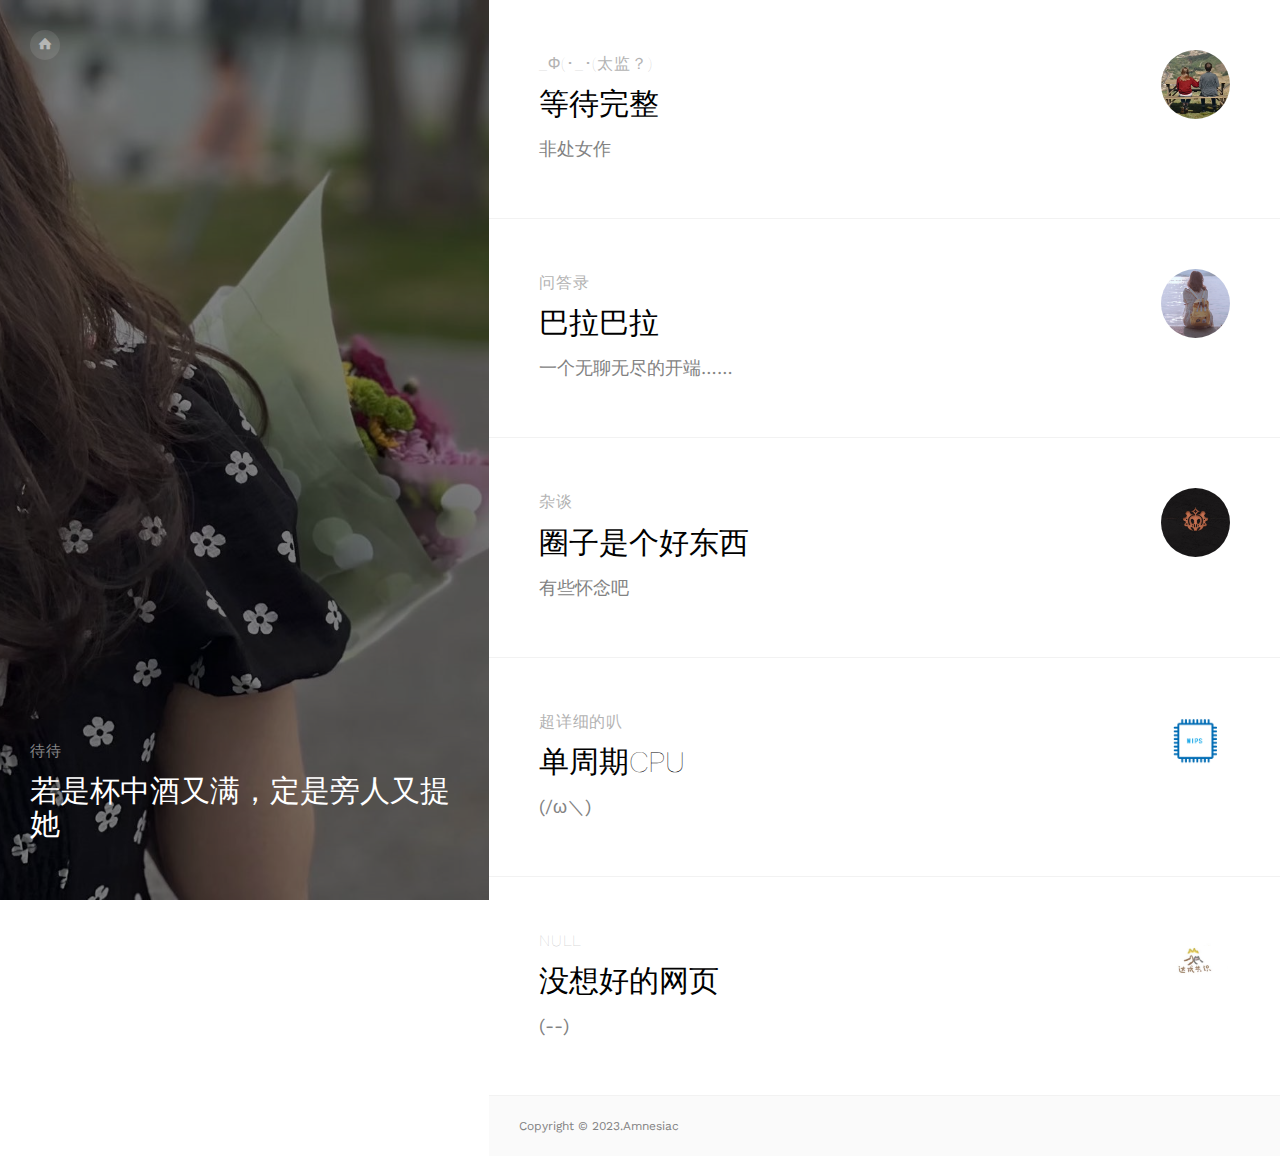
<file: Welcome.html>
<!DOCTYPE HTML>
<html>
	<head>
	<title>AmnesiacGarden</title>
	<meta charset="utf-8">
	<meta http-equiv="X-UA-Compatible" content="IE=edge">
	<meta name="color-scheme" content="light only"/>
    <meta name="description" content="AmnesiacGarden links"/>
	<meta name="viewport" content="width=device-width, initial-scale=1">
	<link rel="icon" href="img/0.png">
	<link href="https://fonts.googleapis.com/css?family=Work+Sans:300,400,500,700,800" rel="stylesheet">
	<link rel="stylesheet" href="css/animate.css">
	<link rel="stylesheet" href="css/icomoon.css">
	<link rel="stylesheet" href="css/bootstrap.css">
	<link rel="stylesheet" href="css/style.css">
	<script src="js/modernizr-2.6.2.min.js"></script>
	<script src="js/jquery.min.js"></script>
	<script src="js/jquery.easing.1.3.js"></script>
	<script src="js/bootstrap.min.js"></script>
	<script src="js/jquery.waypoints.min.js"></script>
	<script src="js/jquery.stellar.min.js"></script>
	<script src="js/main.js"></script>

	</head>
	<body>
		
	<div class="fh5co-loader"></div>
	
	<div id="page">
		<div id="fh5co-aside" style="background-image: url(img/index.jpg)">
			<div class="overlay"></div>
			<nav role="navigation">
				<ul>
					<li><a href="index.html"><i class="icon-home"></i></a></li>
				</ul>
			</nav>
			<div class="featured">
				<span>待待</span>
				<h2>若是杯中酒又满，定是旁人又提她</h2>
			</div>
		</div>
		<div id="fh5co-main-content">
			<div class="fh5co-post"> 
				<!-- <div class="fh5co-entry padding">
						<br>
						<br>
						<br>
						<br>
						<br>在这个渐入二流的通信软件里，无意中回到了六年前，发现了除此以外唯一的联系方式。
						<br>
						<br>看着这串陌生却能不断勾起回忆的数字，良久。
						<br>
						<br>从失神中回到现实，嘴角微微，长叹一口气，按下了返回。
						<br>
						<br>一句罢了罢了，便打消了刚才所有的念头。
						<br>
						<br>
						<br> 
						<br> 
						<br>
						<br>
						<br>
						<br>
						<br>
						<br>
						<br>
					</span>
				</div> -->
				
				<!-- <div class="fh5co-entry padding">
					<img src="img/Myself/index_icon.jpg" alt="简介">
					<div>
						<span class="fh5co-post-date">AmnesiacGarden</span>
						<h2><a href="html/Myself.html">简介</a></h2>
						<p>这是我</p>
					</div>
				</div> -->
				
				<div class="fh5co-entry padding">
					<img src="img/Novel_ddwz/index_icon.png" alt="等待完整">
					<div>
						<span class="fh5co-post-date">_φ(･_･(太监？)</span>
						<h2><a href="html/Novel_ddwz.html">等待完整</a></h2>
						<p>非处女作</p>
					</div>
				</div>

				<div class="fh5co-entry padding">
					<img src="img/Bala/index_icon.png" alt="巴拉巴拉">
					<div>
						<span class="fh5co-post-date">问答录</span>
						<h2><a href="html/Bala.html">巴拉巴拉</a></h2>
						<p>一个无聊无尽的开端……</p>
					</div>
				</div>

				<div class="fh5co-entry padding">
					<img src="img/Circle/index_icon.jpg" alt="圈子是个好东西">
					<div>
						<span class="fh5co-post-date">杂谈</span>
						<h2><a href="html/Circle.html">圈子是个好东西</a></h2>
						<p>有些怀念吧</p>
					</div>
				</div>
				
				<div class="fh5co-entry padding">
					<img src="img/SingleCPU/index_icon.jpg" alt="NULL">
					<div>
						<span class="fh5co-post-date">超详细的叭</span>
						<h2><a href="html/SingleCPU.html">单周期CPU</a></h2>
						<p>(/ω＼)</p>
					</div>
				</div>

				<div class="fh5co-entry padding">
					<img src="img/Link/index_icon.jpg" alt="link">
					<div>
						<span class="fh5co-post-date">Null</span>
						<h2><a href="html/Link.html">没想好的网页</a></h2>
						<p>(--)</p>
					</div>
				</div>

				<footer>
					<div>
						Copyright &copy; 2023.Amnesiac
					</div>
				</footer>

			</div>
		</div>
	</div>

	<div class="gototop js-top">
		<a href="#" class="js-gotop"><i class="icon-arrow-up"></i></a>
	</div>

	</body>
</html>
</file>
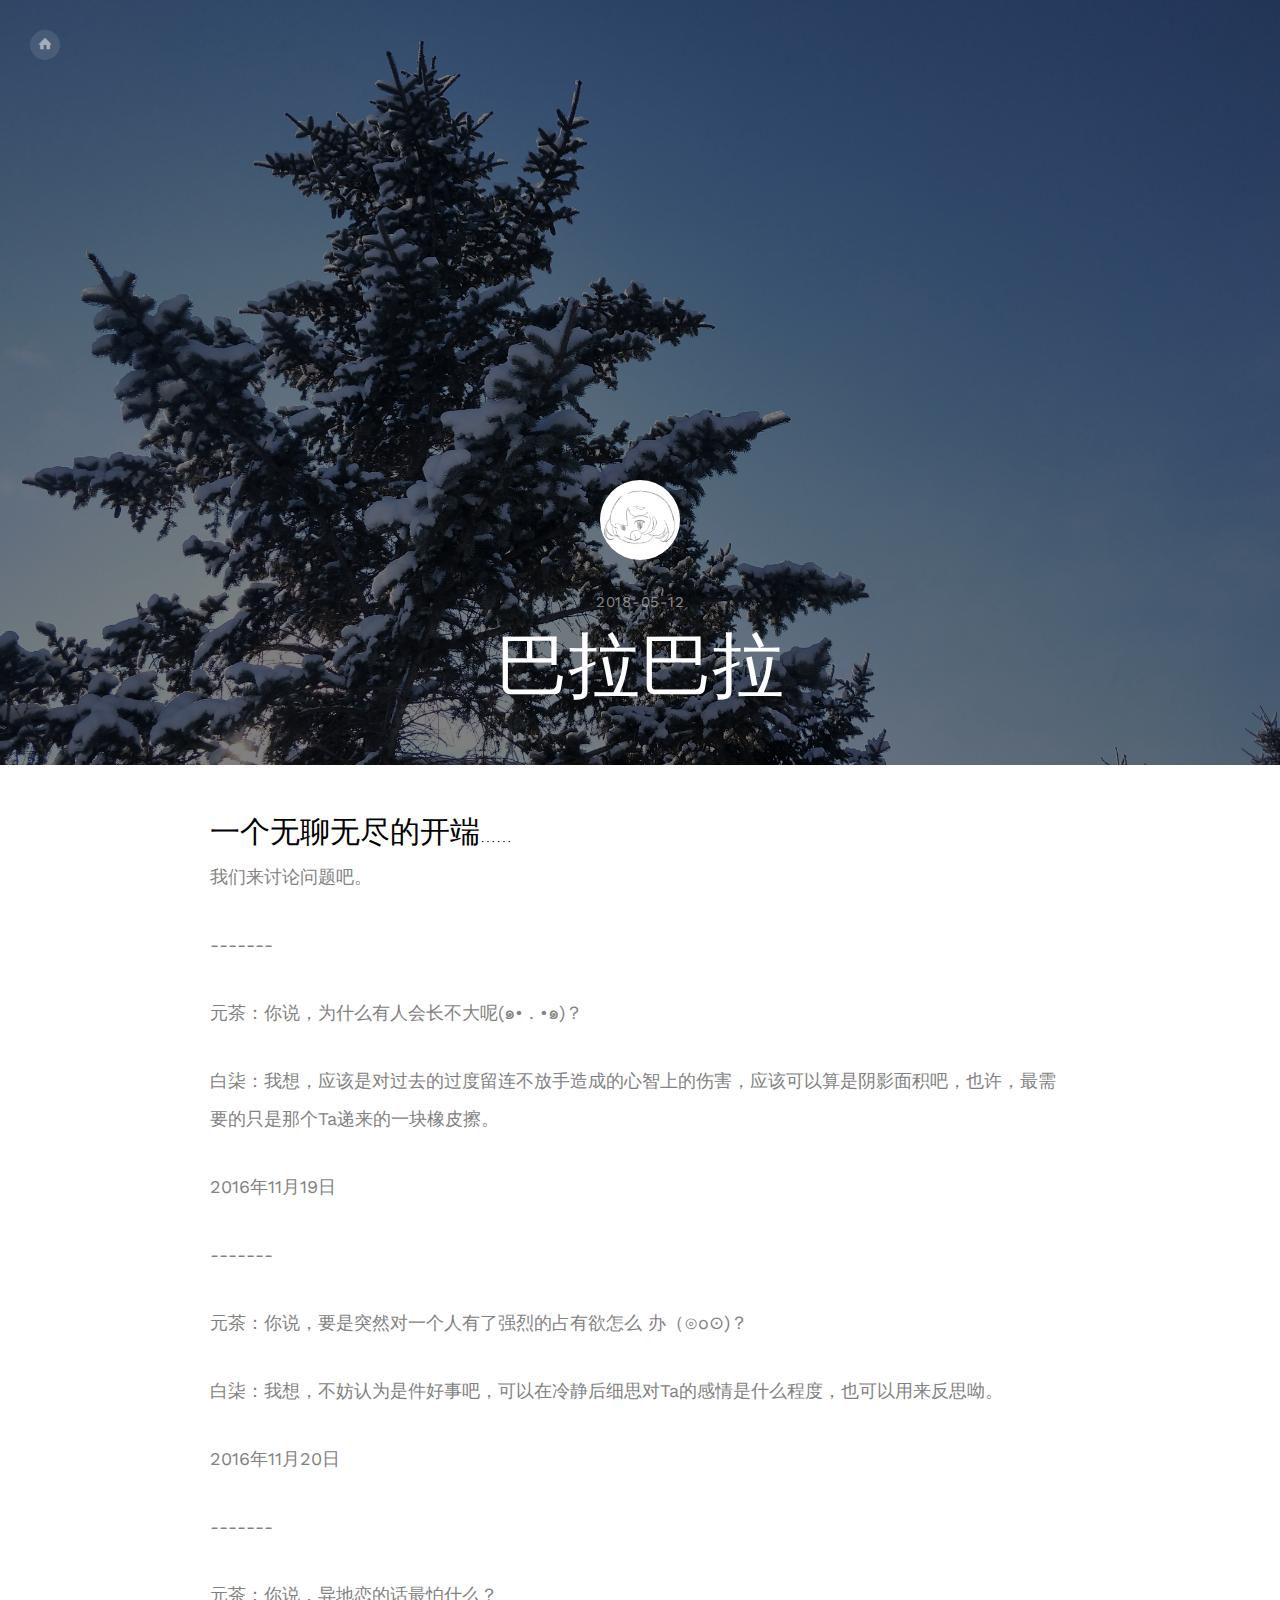
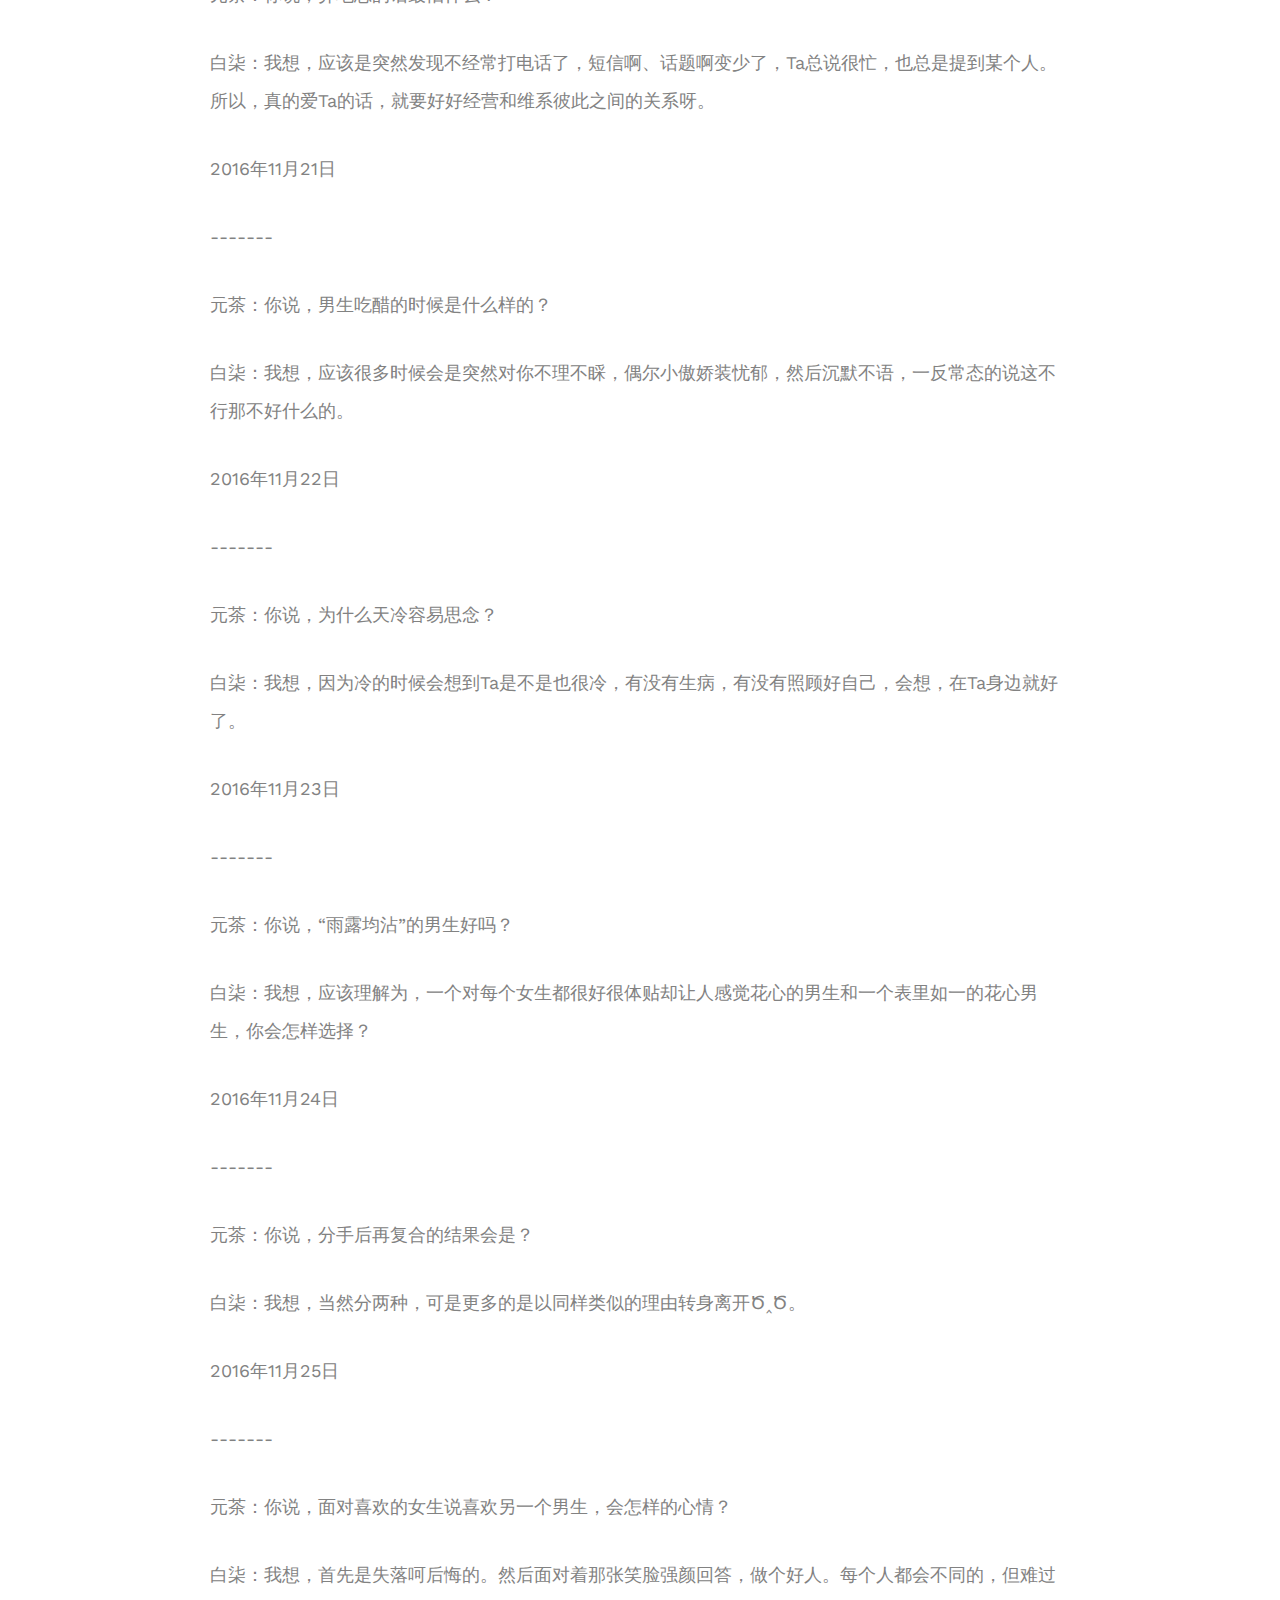
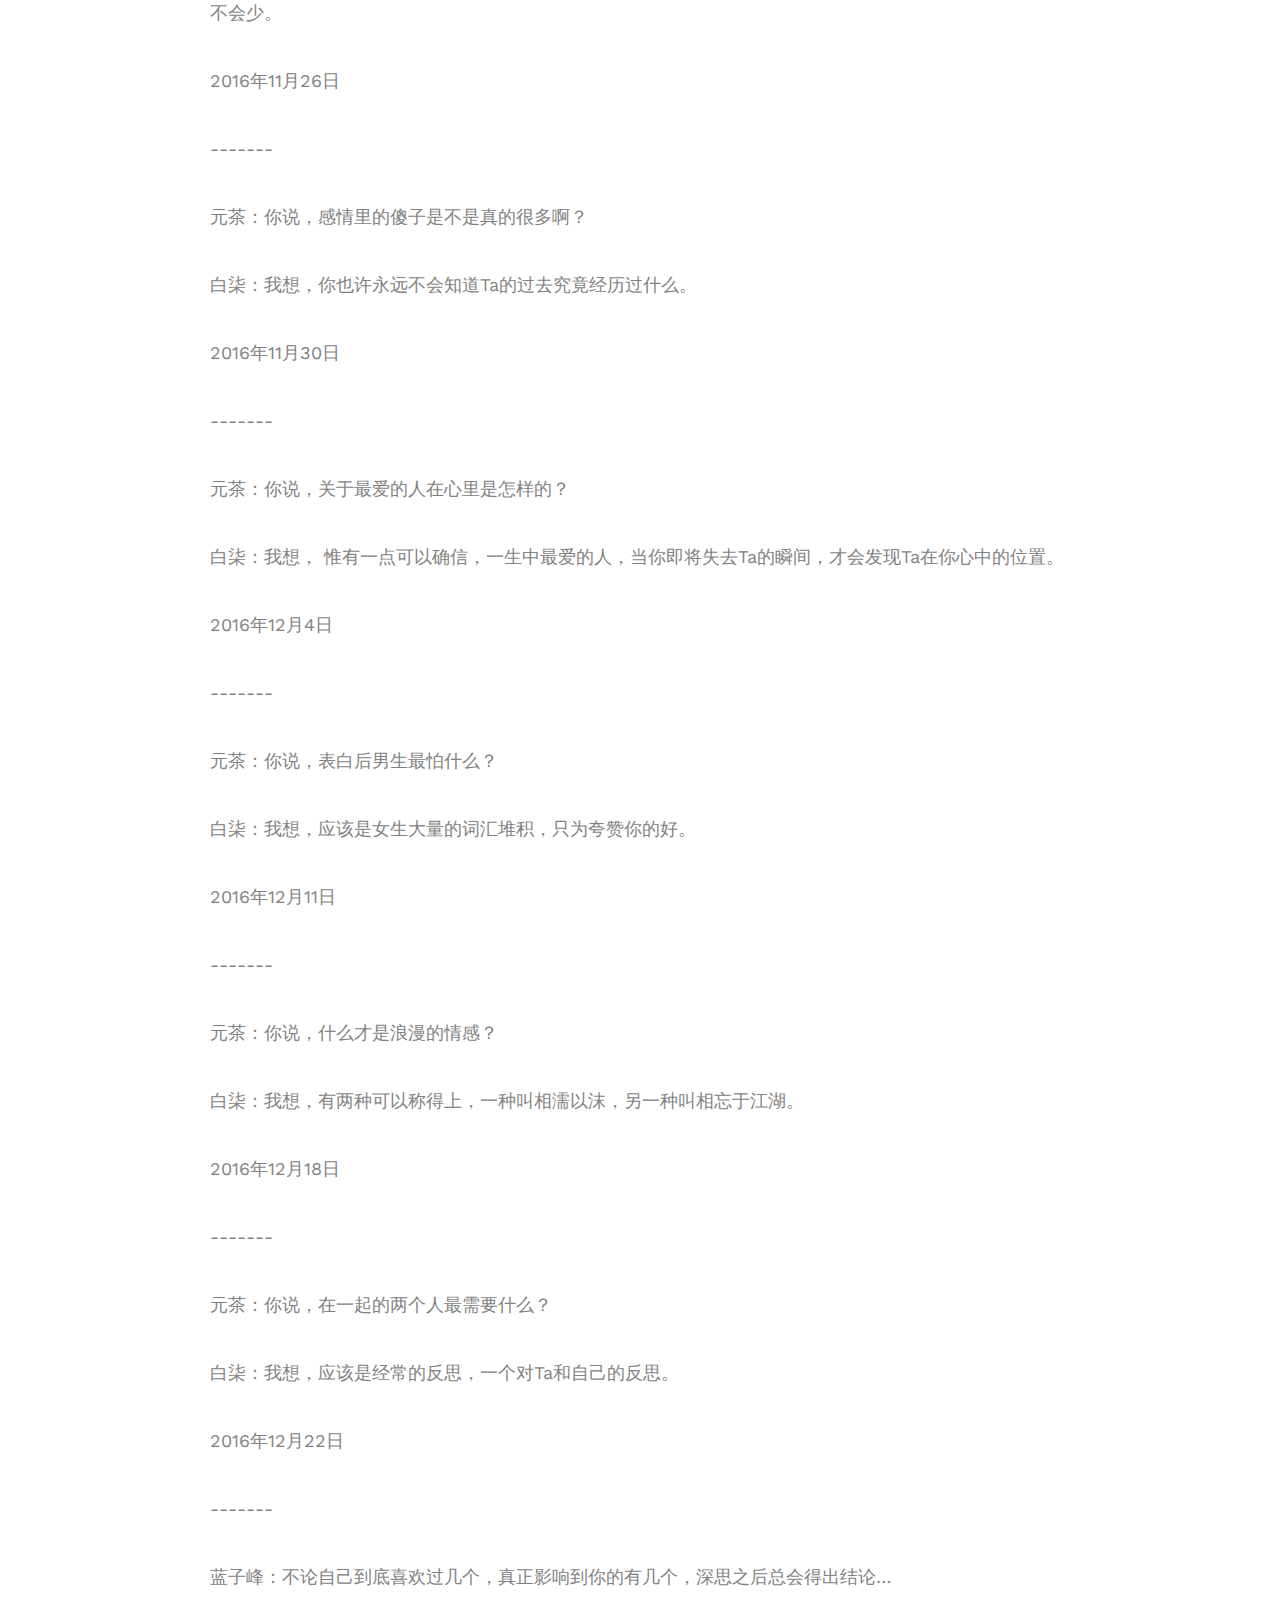
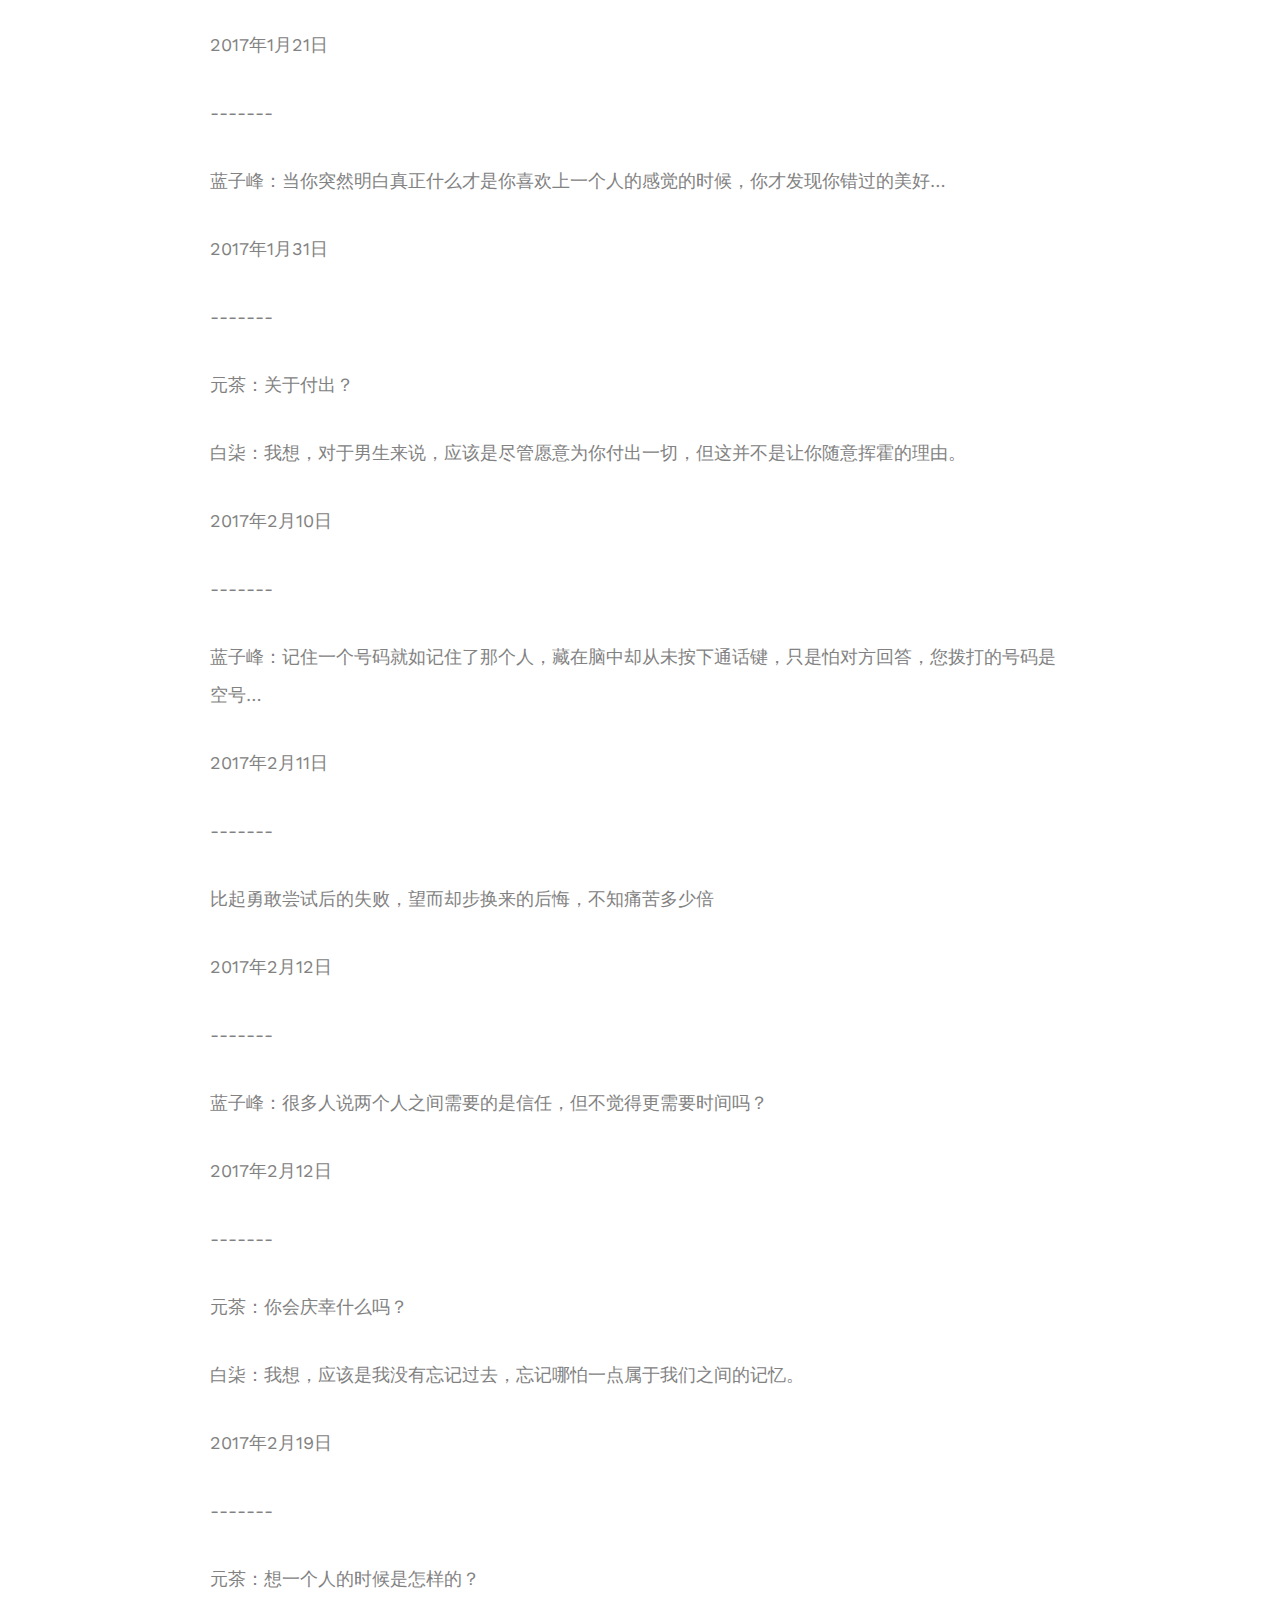
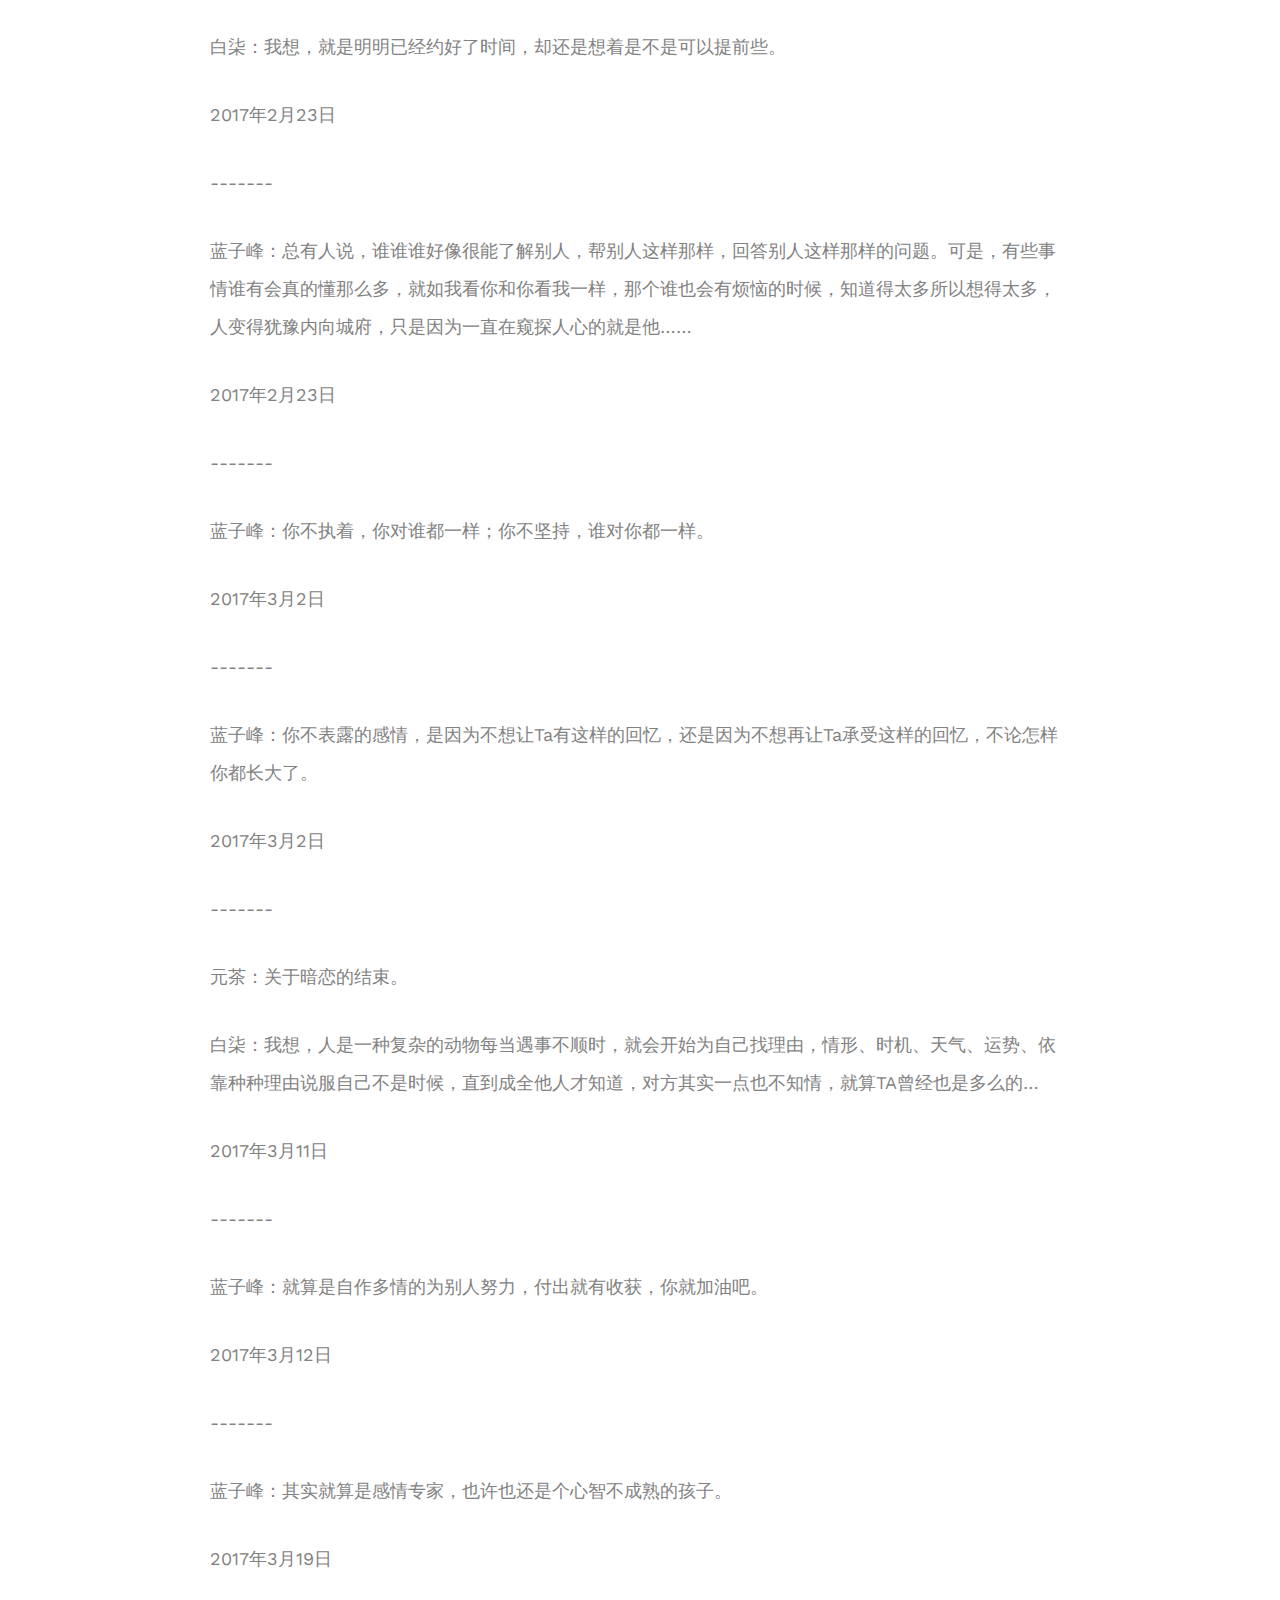
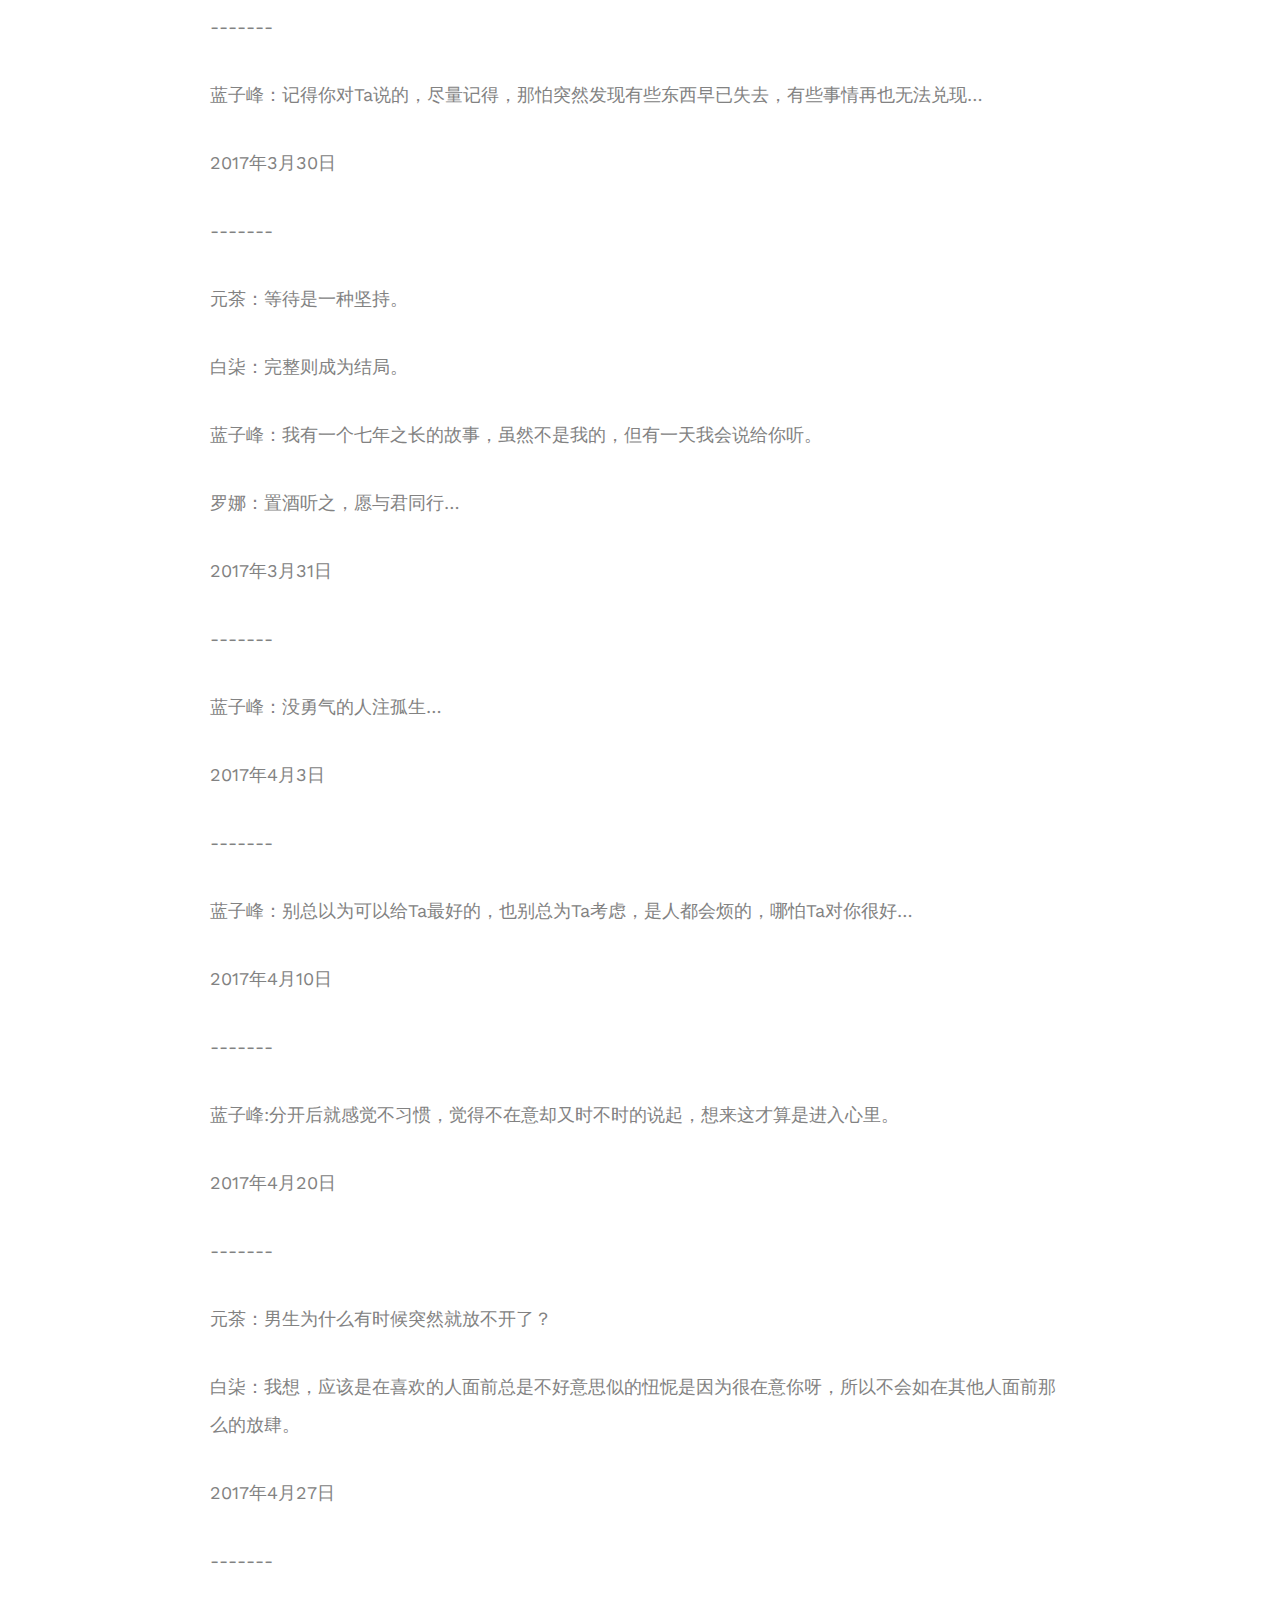
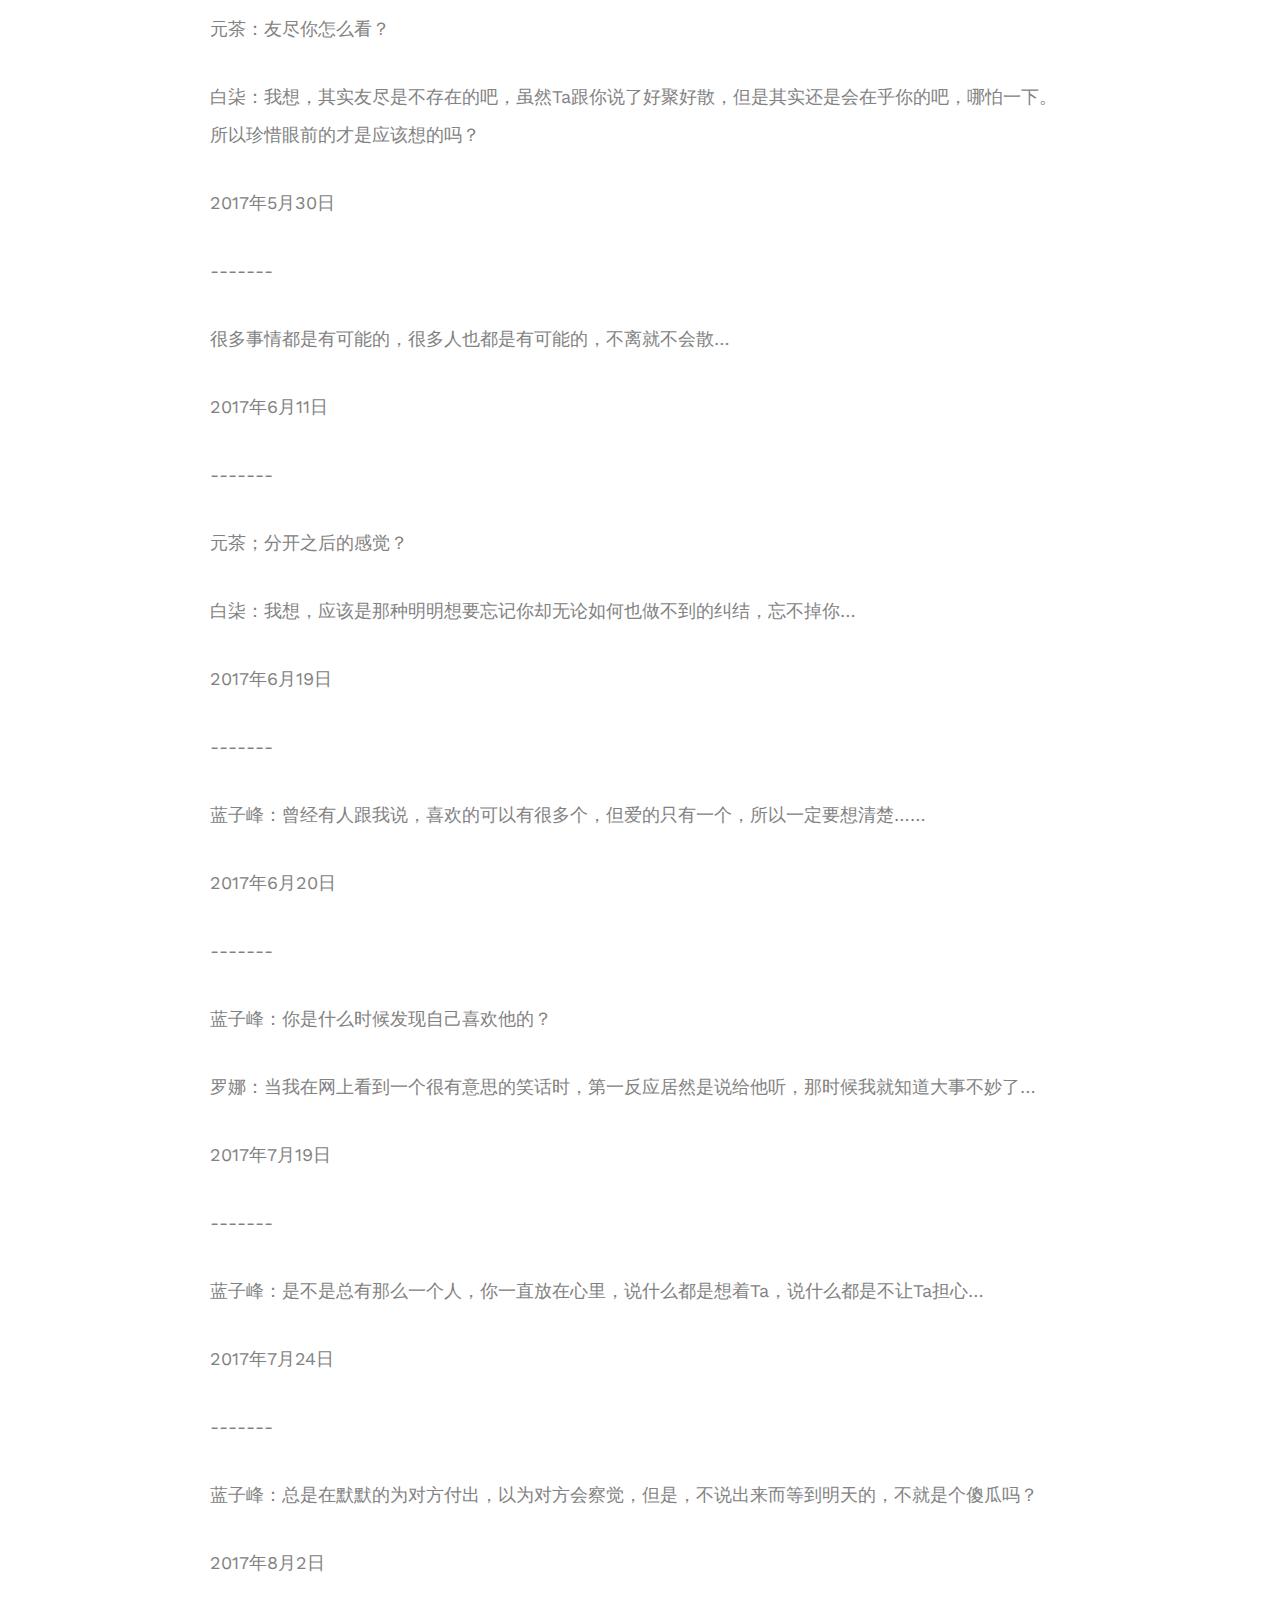
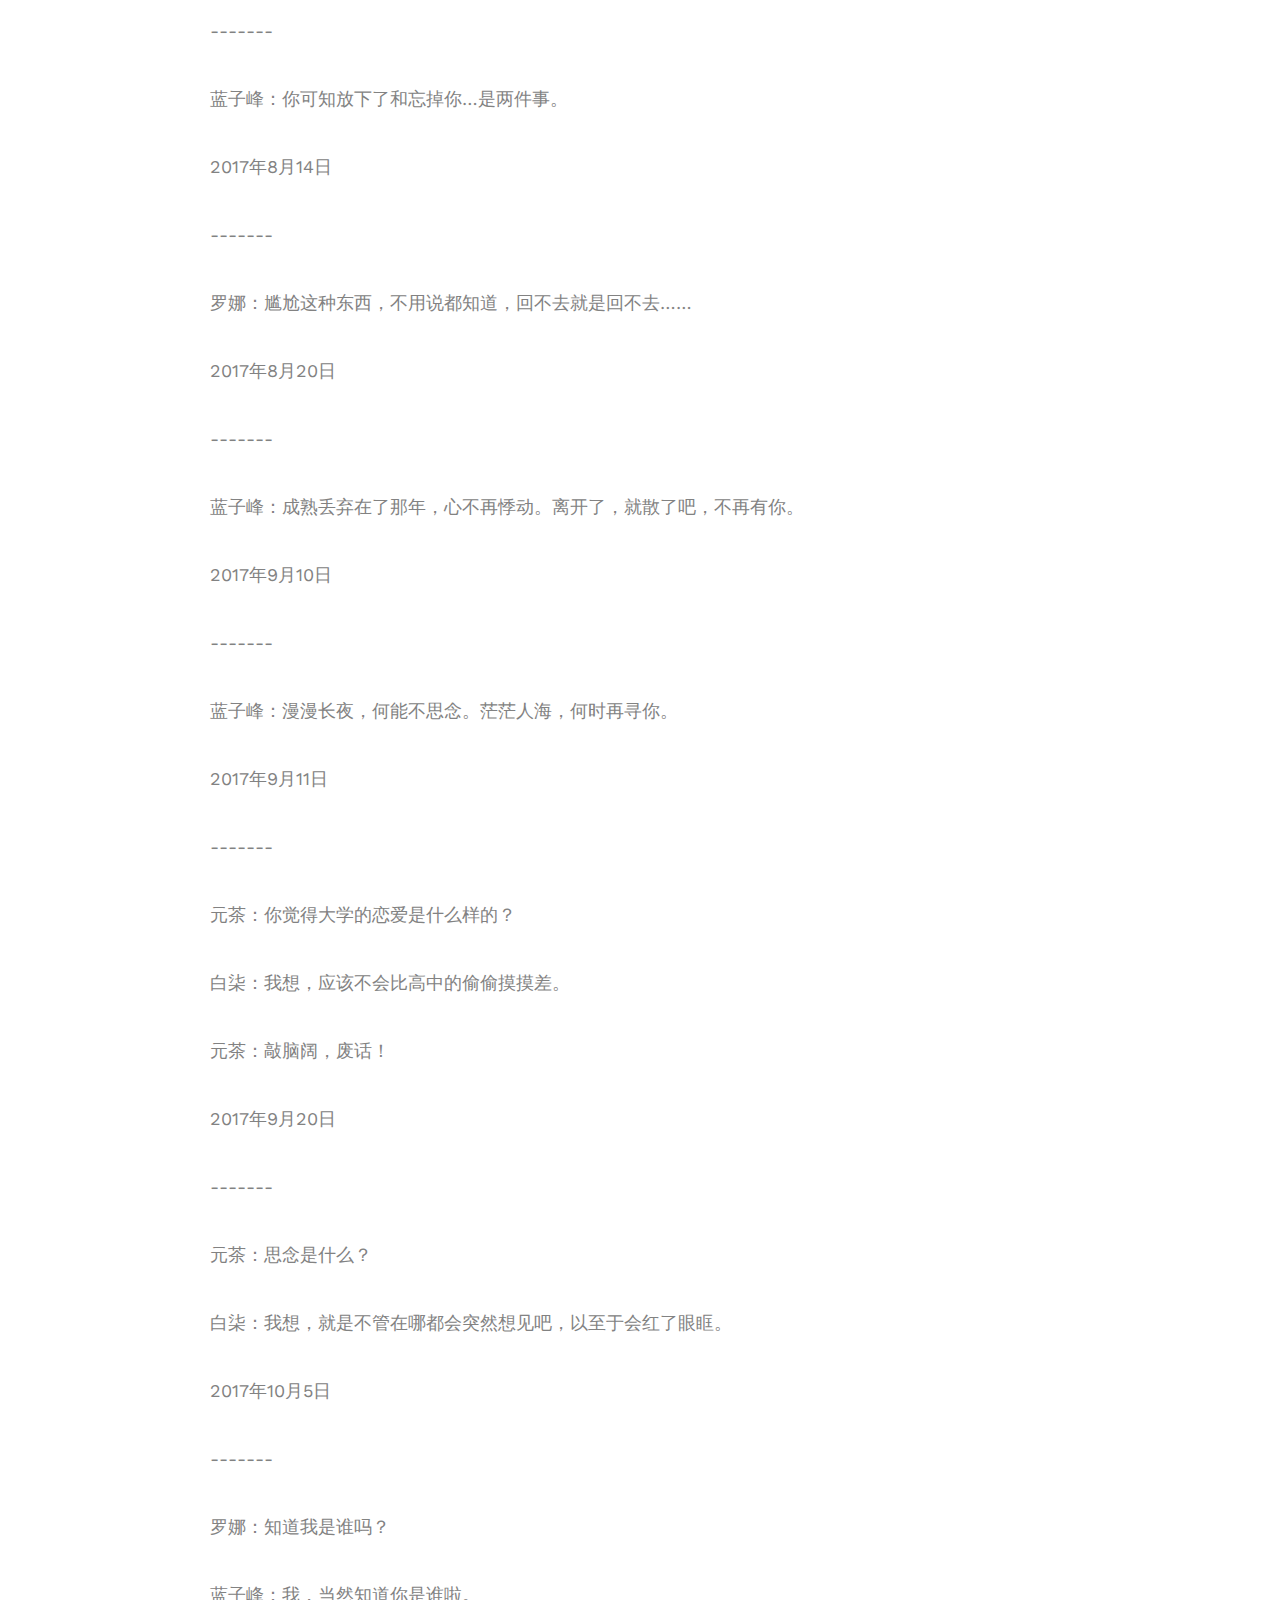
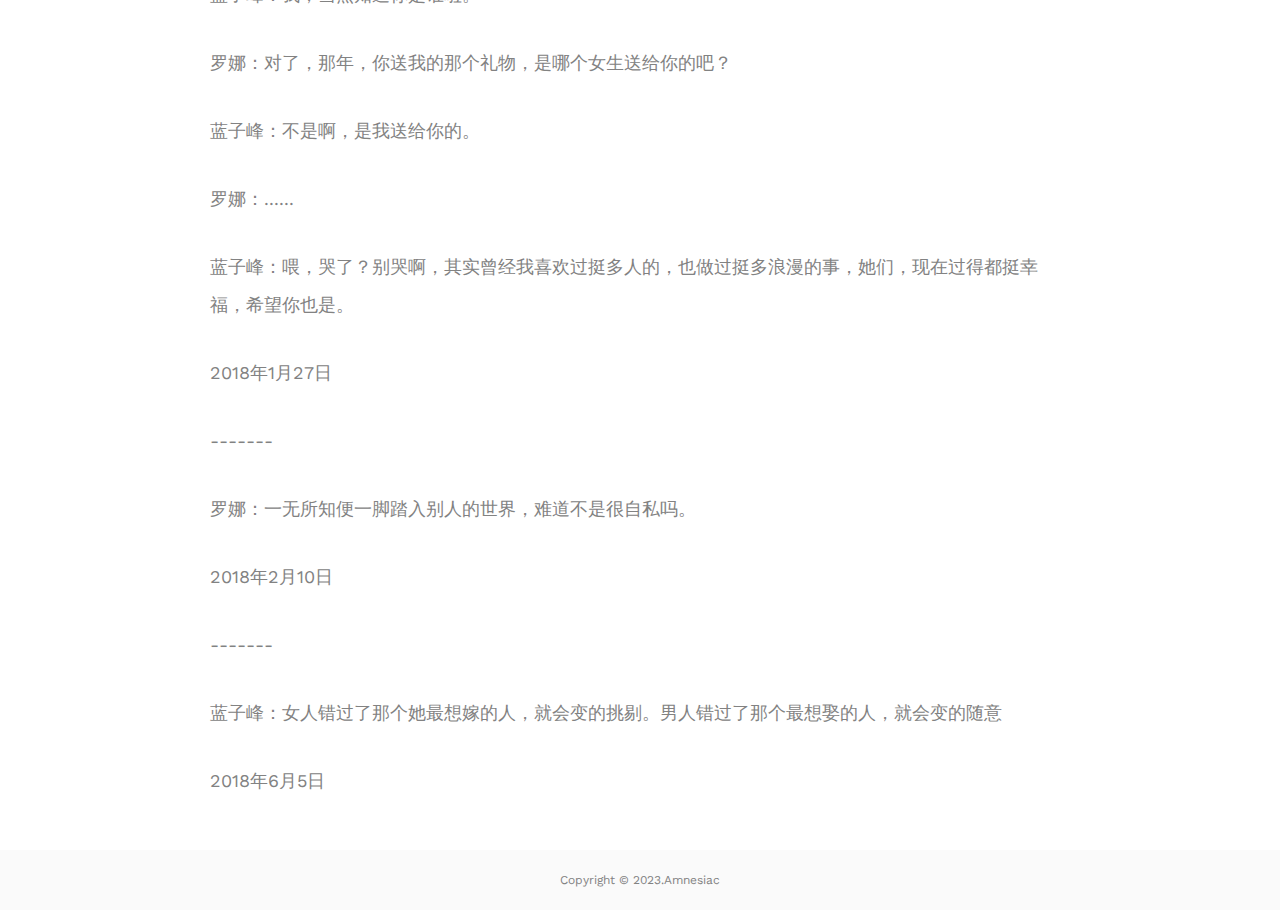
<file: html/Bala.html>
<!DOCTYPE HTML>
<html>
	<head>
	<title>巴拉巴拉</title>
	<meta charset="utf-8">
	<meta http-equiv="X-UA-Compatible" content="IE=edge">
	<meta name="color-scheme" content="light only"/>
    <meta name="description" content="AmnesiacGarden links"/>
	<meta name="viewport" content="width=device-width, initial-scale=1">
	<link rel="icon" href="../img/0.png">
	<link href="https://fonts.googleapis.com/css?family=Work+Sans:300,400,500,700,800" rel="stylesheet">
	<link rel="stylesheet" href="../css/animate.css">
	<link rel="stylesheet" href="../css/icomoon.css">
	<link rel="stylesheet" href="../css/bootstrap.css">
	<link rel="stylesheet" href="../css/style.css">
	<script src="../js/modernizr-2.6.2.min.js"></script>
	<script src="../js/jquery.min.js"></script>
	<script src="../js/jquery.easing.1.3.js"></script>
	<script src="../js/bootstrap.min.js"></script>
	<script src="../js/jquery.waypoints.min.js"></script>
	<script src="../js/jquery.stellar.min.js"></script>
	<script src="../js/main.js"></script>

	</head>
	<body class="single">
		
	<div class="fh5co-loader"></div>
	
	<div id="page">
		<div id="fh5co-aside" style="background-image: url(../img/Bala/background.jpg)" data-stellar-background-ratio="0.5">
			<div class="overlay"></div>
			<nav role="navigation">
				<ul>
					<li><a href="../Welcome.html"><i class="icon-home"></i></a></li>
				</ul>
			</nav>
			<div class="page-title">
				<img src="../img/head.jpg" alt="巴拉巴拉">
				<span>2018-05-12</span>
				<h2>巴拉巴拉</h2>
			</div>
		</div>
		<div id="fh5co-main-content">
			<div class="fh5co-post"> 
				<div class="fh5co-entry padding">
					<div>
						<h2>一个无聊无尽的开端……</h2>
						<p>我们来讨论问题吧。</p>
						<p></p>
						<p>-------
						<p>元茶：你说，为什么有人会长不大呢(๑• . •๑)？
						<p>白柒：我想，应该是对过去的过度留连不放手造成的心智上的伤害，应该可以算是阴影面积吧，也许，最需要的只是那个Ta递来的一块橡皮擦。
						<p>2016年11月19日
						<p>-------
						<p>
						<p>元茶：你说，要是突然对一个人有了强烈的占有欲怎么 办（⊙o⊙)？
						<p>白柒：我想，不妨认为是件好事吧，可以在冷静后细思对Ta的感情是什么程度，也可以用来反思呦。
						<p>2016年11月20日
						<p>-------
						<p>
						<p>元茶：你说，异地恋的话最怕什么？
						<p>白柒：我想，应该是突然发现不经常打电话了，短信啊、话题啊变少了，Ta总说很忙，也总是提到某个人。所以，真的爱Ta的话，就要好好经营和维系彼此之间的关系呀。
						<p>2016年11月21日
						<p>-------
						<p>
						<p>元茶：你说，男生吃醋的时候是什么样的？
						<p>白柒：我想，应该很多时候会是突然对你不理不睬，偶尔小傲娇装忧郁，然后沉默不语，一反常态的说这不行那不好什么的。
						<p>2016年11月22日
						<p>-------
						<p>
						<p>元茶：你说，为什么天冷容易思念？
						<p>白柒：我想，因为冷的时候会想到Ta是不是也很冷，有没有生病，有没有照顾好自己，会想，在Ta身边就好了。
						<p>2016年11月23日
						<p>-------
						<p>
						<p>元茶：你说，“雨露均沾”的男生好吗？
						<p>白柒：我想，应该理解为，一个对每个女生都很好很体贴却让人感觉花心的男生和一个表里如一的花心男生，你会怎样选择？
						<p>2016年11月24日
						<p>-------
						<p>
						<p>元茶：你说，分手后再复合的结果会是？
						<p>白柒：我想，当然分两种，可是更多的是以同样类似的理由转身离开Ծ‸Ծ。
						<p>2016年11月25日
						<p>-------
						<p>
						<p>元茶：你说，面对喜欢的女生说喜欢另一个男生，会怎样的心情？
						<p>白柒：我想，首先是失落呵后悔的。然后面对着那张笑脸强颜回答，做个好人。每个人都会不同的，但难过不会少。
						<p>2016年11月26日
						<p>-------
						<p>
						<p>元茶：你说，感情里的傻子是不是真的很多啊？
						<p>白柒：我想，你也许永远不会知道Ta的过去究竟经历过什么。
						<p>2016年11月30日
						<p>-------
						<p>
						<p>元茶：你说，关于最爱的人在心里是怎样的？
						<p>白柒：我想， 惟有一点可以确信，一生中最爱的人，当你即将失去Ta的瞬间，才会发现Ta在你心中的位置。
						<p>2016年12月4日
						<p>-------
						<p>
						<p>元茶：你说，表白后男生最怕什么？
						<p>白柒：我想，应该是女生大量的词汇堆积，只为夸赞你的好。
						<p>2016年12月11日
						<p>-------
						<p>
						<p>元茶：你说，什么才是浪漫的情感？
						<p>白柒：我想，有两种可以称得上，一种叫相濡以沫，另一种叫相忘于江湖。
						<p>2016年12月18日
						<p>-------
						<p>
						<p>元茶：你说，在一起的两个人最需要什么？
						<p>白柒：我想，应该是经常的反思，一个对Ta和自己的反思。
						<p>2016年12月22日
						<p>-------
						<p>
						<p>蓝子峰：不论自己到底喜欢过几个，真正影响到你的有几个，深思之后总会得出结论…
						<p>2017年1月21日
						<p>-------
						<p>
						<p>蓝子峰：当你突然明白真正什么才是你喜欢上一个人的感觉的时候，你才发现你错过的美好…
						<p>2017年1月31日
						<p>-------
						<p>
						<p>元茶：关于付出？
						<p>白柒：我想，对于男生来说，应该是尽管愿意为你付出一切，但这并不是让你随意挥霍的理由。
						<p>2017年2月10日
						<p>-------
						<p>
						<p>蓝子峰：记住一个号码就如记住了那个人，藏在脑中却从未按下通话键，只是怕对方回答，您拨打的号码是空号…
						<p>2017年2月11日
						<p>-------
						<p>
						<p>比起勇敢尝试后的失败，望而却步换来的后悔，不知痛苦多少倍
						<p>2017年2月12日
						<p>-------
						<p>
						<p>蓝子峰：很多人说两个人之间需要的是信任，但不觉得更需要时间吗？
						<p>2017年2月12日
						<p>-------
						<p>
						<p>元茶：你会庆幸什么吗？
						<p>白柒：我想，应该是我没有忘记过去，忘记哪怕一点属于我们之间的记忆。
						<p>2017年2月19日
						<p>-------
						<p>
						<p>元茶：想一个人的时候是怎样的？
						<p>白柒：我想，就是明明已经约好了时间，却还是想着是不是可以提前些。
						<p>2017年2月23日
						<p>-------
						<p>蓝子峰：总有人说，谁谁谁好像很能了解别人，帮别人这样那样，回答别人这样那样的问题。可是，有些事情谁有会真的懂那么多，就如我看你和你看我一样，那个谁也会有烦恼的时候，知道得太多所以想得太多，人变得犹豫内向城府，只是因为一直在窥探人心的就是他……
						<p>2017年2月23日
						<p>-------
						<p>
						<p>蓝子峰：你不执着，你对谁都一样；你不坚持，谁对你都一样。
						<p>2017年3月2日
						<p>-------
						<p>
						<p>蓝子峰：你不表露的感情，是因为不想让Ta有这样的回忆，还是因为不想再让Ta承受这样的回忆，不论怎样你都长大了。
						<p>2017年3月2日
						<p>-------
						<p>
						<p>元茶：关于暗恋的结束。
						<p>白柒：我想，人是一种复杂的动物每当遇事不顺时，就会开始为自己找理由，情形、时机、天气、运势、依靠种种理由说服自己不是时候，直到成全他人才知道，对方其实一点也不知情，就算TA曾经也是多么的…
						<p>2017年3月11日
						<p>-------
						<p>
						<p>蓝子峰：就算是自作多情的为别人努力，付出就有收获，你就加油吧。
						<p>2017年3月12日
						<p>-------
						<p>
						<p>蓝子峰：其实就算是感情专家，也许也还是个心智不成熟的孩子。
						<p>2017年3月19日
						<p>-------
						<p>
						<p>蓝子峰：记得你对Ta说的，尽量记得，那怕突然发现有些东西早已失去，有些事情再也无法兑现…
						<p>2017年3月30日
						<p>-------
						<p>
						<p>元茶：等待是一种坚持。
						<p>白柒：完整则成为结局。
						<p>蓝子峰：我有一个七年之长的故事，虽然不是我的，但有一天我会说给你听。
						<p>罗娜：置酒听之，愿与君同行…
						<p>2017年3月31日
						<p>-------
						<p>
						<p>蓝子峰：没勇气的人注孤生…
						<p>2017年4月3日
						<p>-------
						<p>
						<p>蓝子峰：别总以为可以给Ta最好的，也别总为Ta考虑，是人都会烦的，哪怕Ta对你很好…
						<p>2017年4月10日
						<p>-------
						<p>
						<p>蓝子峰:分开后就感觉不习惯，觉得不在意却又时不时的说起，想来这才算是进入心里。
						<p>2017年4月20日
						<p>-------
						<p>
						<p>元茶：男生为什么有时候突然就放不开了？
						<p>白柒：我想，应该是在喜欢的人面前总是不好意思似的忸怩是因为很在意你呀，所以不会如在其他人面前那么的放肆。
						<p>2017年4月27日
						<p>-------
						<p>
						<p>元茶：友尽你怎么看？
						<p>白柒：我想，其实友尽是不存在的吧，虽然Ta跟你说了好聚好散，但是其实还是会在乎你的吧，哪怕一下。所以珍惜眼前的才是应该想的吗？
						<p>2017年5月30日
						<p>-------
						<p>
						<p>很多事情都是有可能的，很多人也都是有可能的，不离就不会散…
						<p>2017年6月11日
						<p>-------
						<p>
						<p>元茶；分开之后的感觉？
						<p>白柒：我想，应该是那种明明想要忘记你却无论如何也做不到的纠结，忘不掉你…
						<p>2017年6月19日
						<p>-------
						<p>
						<p>蓝子峰：曾经有人跟我说，喜欢的可以有很多个，但爱的只有一个，所以一定要想清楚……
						<p>2017年6月20日
						<p>-------
						<p>
						<p>蓝子峰：你是什么时候发现自己喜欢他的？
						<p>罗娜：当我在网上看到一个很有意思的笑话时，第一反应居然是说给他听，那时候我就知道大事不妙了…
						<p>2017年7月19日
						<p>-------
						<p>
						<p>蓝子峰：是不是总有那么一个人，你一直放在心里，说什么都是想着Ta，说什么都是不让Ta担心…
						<p>2017年7月24日
						<p>-------
						<p>
						<p>蓝子峰：总是在默默的为对方付出，以为对方会察觉，但是，不说出来而等到明天的，不就是个傻瓜吗？
						<p>2017年8月2日
						<p>-------
						<p>
						<p>蓝子峰：你可知放下了和忘掉你…是两件事。
						<p>2017年8月14日
						<p>-------
						<p>
						<p>罗娜：尴尬这种东西，不用说都知道，回不去就是回不去……
						<p>2017年8月20日
						<p>-------
						<p>
						<p>蓝子峰：成熟丢弃在了那年，心不再悸动。离开了，就散了吧，不再有你。
						<p>2017年9月10日
						<p>-------
						<p>
						<p>蓝子峰：漫漫长夜，何能不思念。茫茫人海，何时再寻你。
						<p>2017年9月11日
						<p>-------
						<p>
						<p>元茶：你觉得大学的恋爱是什么样的？
						<p>白柒：我想，应该不会比高中的偷偷摸摸差。
						<p>元茶：敲脑阔，废话！
						<p>2017年9月20日
						<p>-------
						<p>
						<p>元茶：思念是什么？
						<p>白柒：我想，就是不管在哪都会突然想见吧，以至于会红了眼眶。
						<p>2017年10月5日
						<p>-------
						<p>
						<p>罗娜：知道我是谁吗？
						<p>蓝子峰：我，当然知道你是谁啦。
						<p>罗娜：对了，那年，你送我的那个礼物，是哪个女生送给你的吧？
						<p>蓝子峰：不是啊，是我送给你的。
						<p>罗娜：......
						<p>蓝子峰：喂，哭了？别哭啊，其实曾经我喜欢过挺多人的，也做过挺多浪漫的事，她们，现在过得都挺幸福，希望你也是。
						<p>2018年1月27日
						<p>-------
						<p>
						<p>罗娜：一无所知便一脚踏入别人的世界，难道不是很自私吗。
						<p>2018年2月10日
						<p>-------
						<p>
						<p>蓝子峰：女人错过了那个她最想嫁的人，就会变的挑剔。男人错过了那个最想娶的人，就会变的随意
						<p>2018年6月5日</p>

					</div>
				</div>
				
				

			</div>
		</div>
	</div>

	<footer>
		<div>
			Copyright &copy; 2023.Amnesiac
		</div>
	</footer>

	<div class="gototop js-top">
		<a href="#" class="js-gotop"><i class="icon-arrow-up"></i></a>
	</div>

	</body>
</html>
</file>
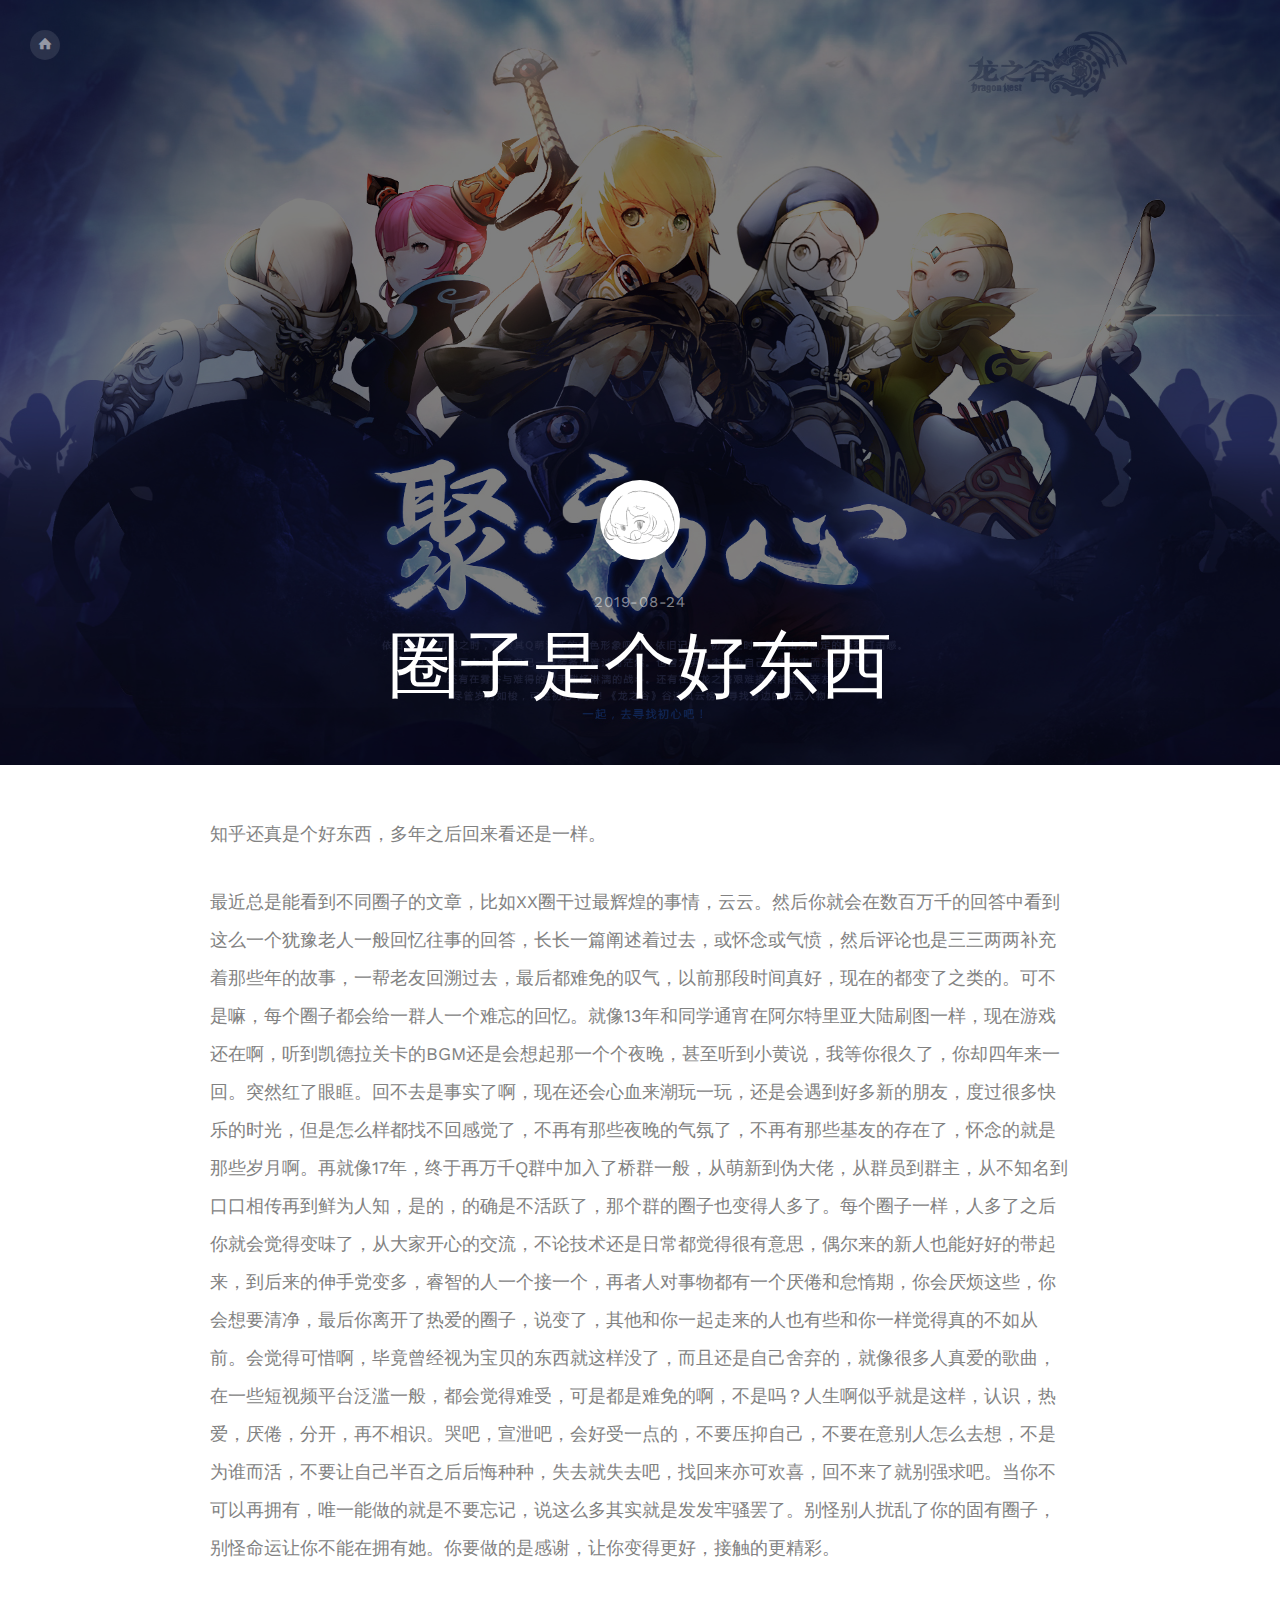
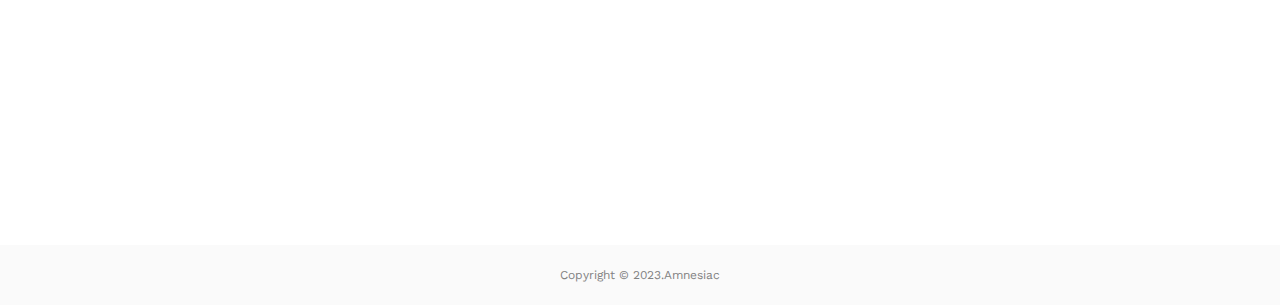
<file: html/Circle.html>
<!DOCTYPE HTML>
<html>
	<head>
	<title>圈子是个好东西</title>
	<meta charset="utf-8">
	<meta http-equiv="X-UA-Compatible" content="IE=edge">
	<meta name="color-scheme" content="light only"/>
    <meta name="description" content="AmnesiacGarden links"/>
	<meta name="viewport" content="width=device-width, initial-scale=1">
	<link rel="icon" href="../img/0.png">
	<link href="https://fonts.googleapis.com/css?family=Work+Sans:300,400,500,700,800" rel="stylesheet">
	<link rel="stylesheet" href="../css/animate.css">
	<link rel="stylesheet" href="../css/icomoon.css">
	<link rel="stylesheet" href="../css/bootstrap.css">
	<link rel="stylesheet" href="../css/style.css">
	<script src="../js/modernizr-2.6.2.min.js"></script>
	<script src="../js/jquery.min.js"></script>
	<script src="../js/jquery.easing.1.3.js"></script>
	<script src="../js/bootstrap.min.js"></script>
	<script src="../js/jquery.waypoints.min.js"></script>
	<script src="../js/jquery.stellar.min.js"></script>
	<script src="../js/main.js"></script>
	
	</head>
	<body class="single">
		
	<div class="fh5co-loader"></div>
	
	<div id="page">
		<div id="fh5co-aside" style="background-image: url(../img/Circle/background.jpg)" data-stellar-background-ratio="0.5">
			<div class="overlay"></div>
			<nav role="navigation">
				<ul>
					<li><a href="../Welcome.html"><i class="icon-home"></i></a></li>
				</ul>
			</nav>
			<div class="page-title">
				<img src="../img/head.jpg" alt="圈子是个好东西">
				<span>2019-08-24</span>
				<h2>圈子是个好东西</h2>
			</div>
		</div>
		<div id="fh5co-main-content">
			<div class="fh5co-post"> 
				<div class="fh5co-entry padding">
					<div>
						<p>知乎还真是个好东西，多年之后回来看还是一样。
						<p>最近总是能看到不同圈子的文章，比如XX圈干过最辉煌的事情，云云。然后你就会在数百万千的回答中看到这么一个犹豫老人一般回忆往事的回答，长长一篇阐述着过去，或怀念或气愤，然后评论也是三三两两补充着那些年的故事，一帮老友回溯过去，最后都难免的叹气，以前那段时间真好，现在的都变了之类的。可不是嘛，每个圈子都会给一群人一个难忘的回忆。就像13年和同学通宵在阿尔特里亚大陆刷图一样，现在游戏还在啊，听到凯德拉关卡的BGM还是会想起那一个个夜晚，甚至听到小黄说，我等你很久了，你却四年来一回。突然红了眼眶。回不去是事实了啊，现在还会心血来潮玩一玩，还是会遇到好多新的朋友，度过很多快乐的时光，但是怎么样都找不回感觉了，不再有那些夜晚的气氛了，不再有那些基友的存在了，怀念的就是那些岁月啊。再就像17年，终于再万千Q群中加入了桥群一般，从萌新到伪大佬，从群员到群主，从不知名到口口相传再到鲜为人知，是的，的确是不活跃了，那个群的圈子也变得人多了。每个圈子一样，人多了之后你就会觉得变味了，从大家开心的交流，不论技术还是日常都觉得很有意思，偶尔来的新人也能好好的带起来，到后来的伸手党变多，睿智的人一个接一个，再者人对事物都有一个厌倦和怠惰期，你会厌烦这些，你会想要清净，最后你离开了热爱的圈子，说变了，其他和你一起走来的人也有些和你一样觉得真的不如从前。会觉得可惜啊，毕竟曾经视为宝贝的东西就这样没了，而且还是自己舍弃的，就像很多人真爱的歌曲，在一些短视频平台泛滥一般，都会觉得难受，可是都是难免的啊，不是吗？人生啊似乎就是这样，认识，热爱，厌倦，分开，再不相识。哭吧，宣泄吧，会好受一点的，不要压抑自己，不要在意别人怎么去想，不是为谁而活，不要让自己半百之后后悔种种，失去就失去吧，找回来亦可欢喜，回不来了就别强求吧。当你不可以再拥有，唯一能做的就是不要忘记，说这么多其实就是发发牢骚罢了。别怪别人扰乱了你的固有圈子，别怪命运让你不能在拥有她。你要做的是感谢，让你变得更好，接触的更精彩。
						<br> 
						<br> 
						<br>
						<br>  
						<br> 
						<br> 
						<br> 
					</div>
				</div>
			</div>
		</div>
	</div>


	<footer>
		<div>
			Copyright &copy; 2023.Amnesiac
		</div>
	</footer>

	<div class="gototop js-top">
		<a href="#" class="js-gotop"><i class="icon-arrow-up"></i></a>
	</div>

	</body>
</html>
</file>
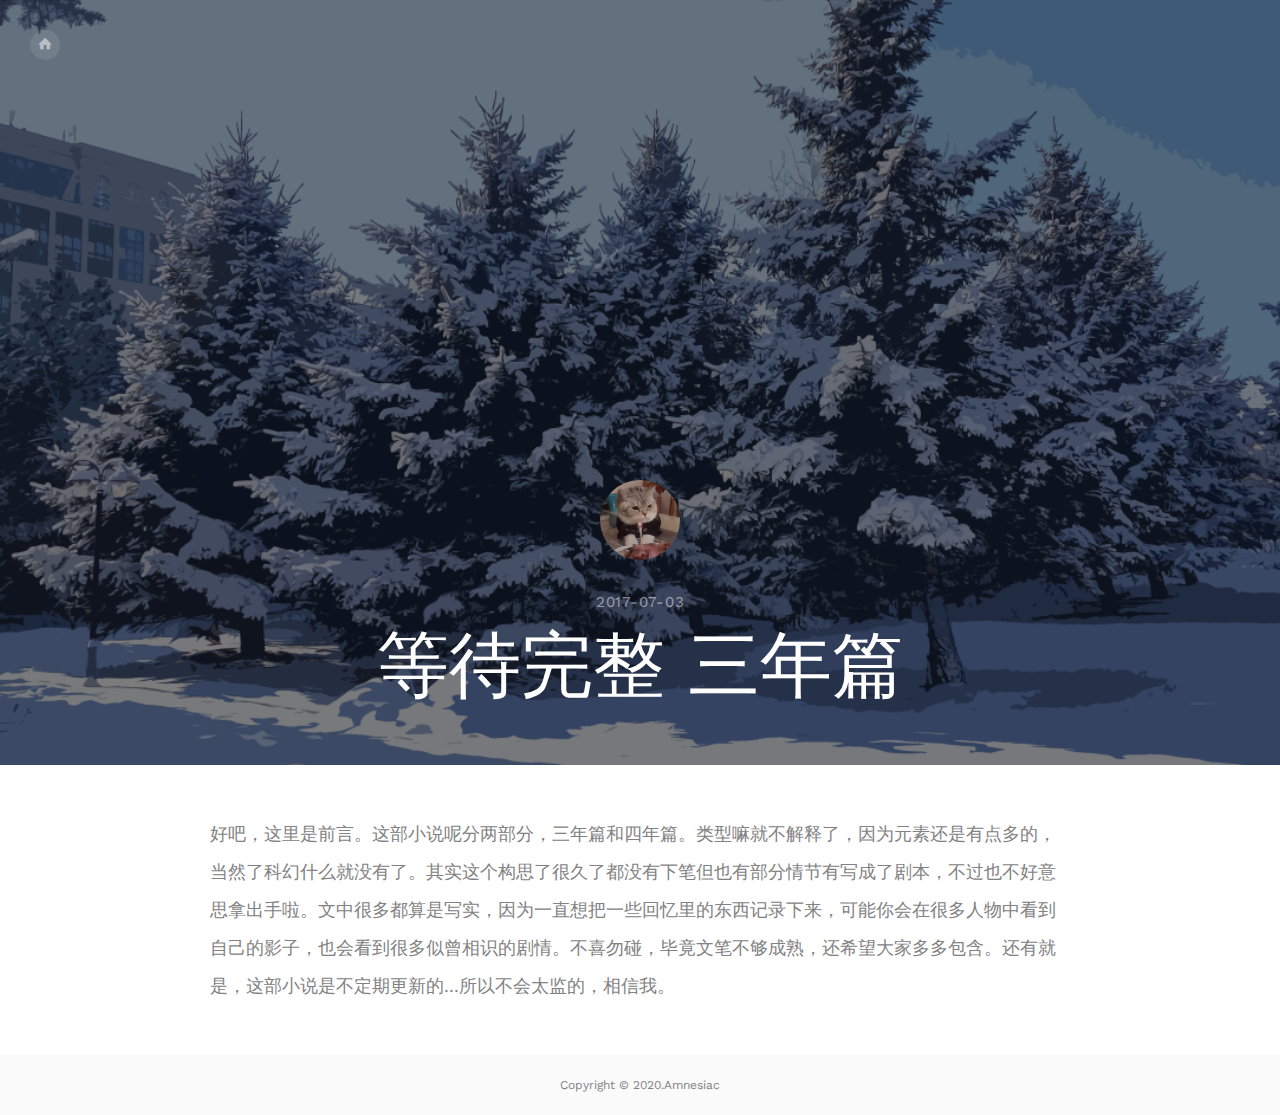
<file: html/Foreword.html>
<!DOCTYPE HTML>
<html>
	<head>
	<meta charset="utf-8">
	<meta http-equiv="X-UA-Compatible" content="IE=edge">
	<title>前言</title>
	<meta name="viewport" content="width=device-width, initial-scale=1">
	<meta name="description" content="" />
	<meta name="keywords" content="" />
	<meta name="author" content="" />
  	<!-- Facebook and Twitter integration -->
	<meta property="og:title" content=""/>
	<meta property="og:image" content=""/>
	<meta property="og:url" content=""/>
	<meta property="og:site_name" content=""/>
	<meta property="og:description" content=""/>
	<meta name="twitter:title" content="" />
	<meta name="twitter:image" content="" />
	<meta name="twitter:url" content="" />
	<meta name="twitter:card" content="" />

	<link href="https://fonts.googleapis.com/css?family=Work+Sans:300,400,500,700,800" rel="stylesheet">
	
	<!-- Animate.css -->
	<link rel="stylesheet" href="../css/animate.css">
	<!-- Icomoon Icon Fonts-->
	<link rel="stylesheet" href="../css/icomoon.css">
	<!-- Bootstrap  -->
	<link rel="stylesheet" href="../css/bootstrap.css">
	
	<!-- Theme style  -->
	<link rel="stylesheet" href="../css/style.css">

	<!-- Modernizr JS -->
	<script src="../js/modernizr-2.6.2.min.js"></script>
	<!-- FOR IE9 below -->
	<!--[if lt IE 9]>
	<script src="js/respond.min.js"></script>
	<![endif]-->

	</head>
	<body class="single">
		
	<div class="fh5co-loader"></div>
	
	<div id="page">
		<div id="fh5co-aside" style="background-image: url(../images/image_2.jpg)" data-stellar-background-ratio="0.5">
			<div class="overlay"></div>
			<nav role="navigation">
				<ul>
					<li><a href="../index.html"><i class="icon-home"></i></a></li>
				</ul>
			</nav>
			<div class="page-title">
				<img src="../images/person_1.jpg" alt="等待完整 三年篇">
				<span>2017-07-03</span>
				<h2>等待完整 三年篇</h2>
			</div>
		</div>
		<div id="fh5co-main-content">
			<div class="fh5co-post"> 
				<div class="fh5co-entry padding">
					<div>
						<p>好吧，这里是前言。这部小说呢分两部分，三年篇和四年篇。类型嘛就不解释了，因为元素还是有点多的，当然了科幻什么就没有了。其实这个构思了很久了都没有下笔但也有部分情节有写成了剧本，不过也不好意思拿出手啦。文中很多都算是写实，因为一直想把一些回忆里的东西记录下来，可能你会在很多人物中看到自己的影子，也会看到很多似曾相识的剧情。不喜勿碰，毕竟文笔不够成熟，还希望大家多多包含。还有就是，这部小说是不定期更新的...所以不会太监的，相信我。</p>
					</div>
				</div>
				
				

			</div>
		</div>
	</div>

<!-- 	<div class="fh5co-navigation">
		<div class="fh5co-cover prev fh5co-cover-sm" style="background-image: url(images/project-4.jpg)">
			<div class="overlay"></div>

			<a class="copy" href="#">
				<div class="display-t">
					<div class="display-tc">
						<div>
							<span>Previous Post</span>
							<h2>How to be an affective web developer</h2>
						</div>
					</div>
				</div>
			</a>

		</div>
		<div class="fh5co-cover next fh5co-cover-sm" style="background-image: url(images/project-5.jpg)">
			<div class="overlay"></div>
			<a class="copy" href="#">
				<div class="display-t">
					<div class="display-tc">
						<div>
							<span>Next Post</span>
							<h2>How to be an affective web developer</h2>
						</div>
					</div>
				</div>
			</a>

		</div>
	</div> -->

	<footer>
		<div>
					Copyright &copy; 2020.Amnesiac
					</div>
				</footer>

	<div class="gototop js-top">
		<a href="#" class="js-gotop"><i class="icon-arrow-up"></i></a>
	</div>
	
	<!-- jQuery -->
	<script src="../js/jquery.min.js"></script>
	<!-- jQuery Easing -->
	<script src="../js/jquery.easing.1.3.js"></script>
	<!-- Bootstrap -->
	<script src="../js/bootstrap.min.js"></script>
	<!-- Waypoints -->
	<script src="../js/jquery.waypoints.min.js"></script>
	<!-- Stellar Parallax -->
	<script src="../js/jquery.stellar.min.js"></script>
	<!-- Main -->
	<script src="../js/main.js"></script>

	</body>
</html>
</file>
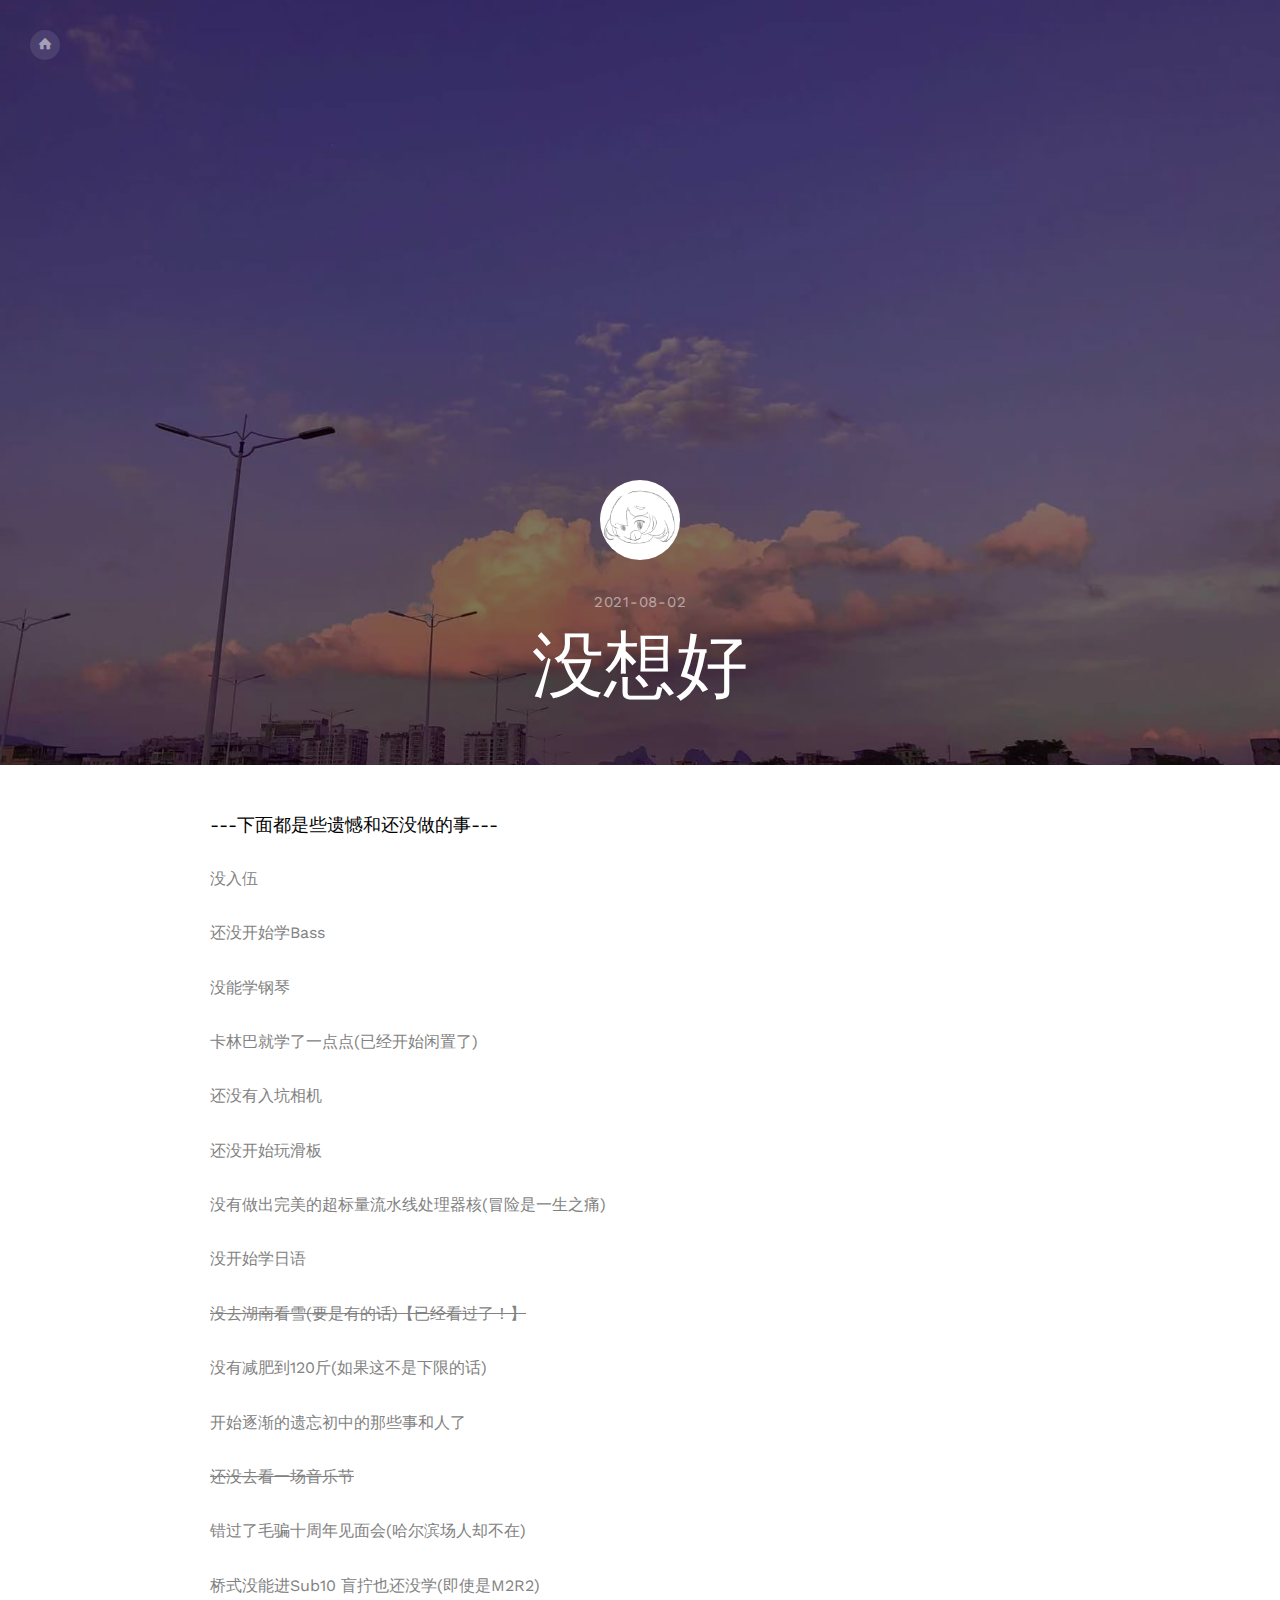
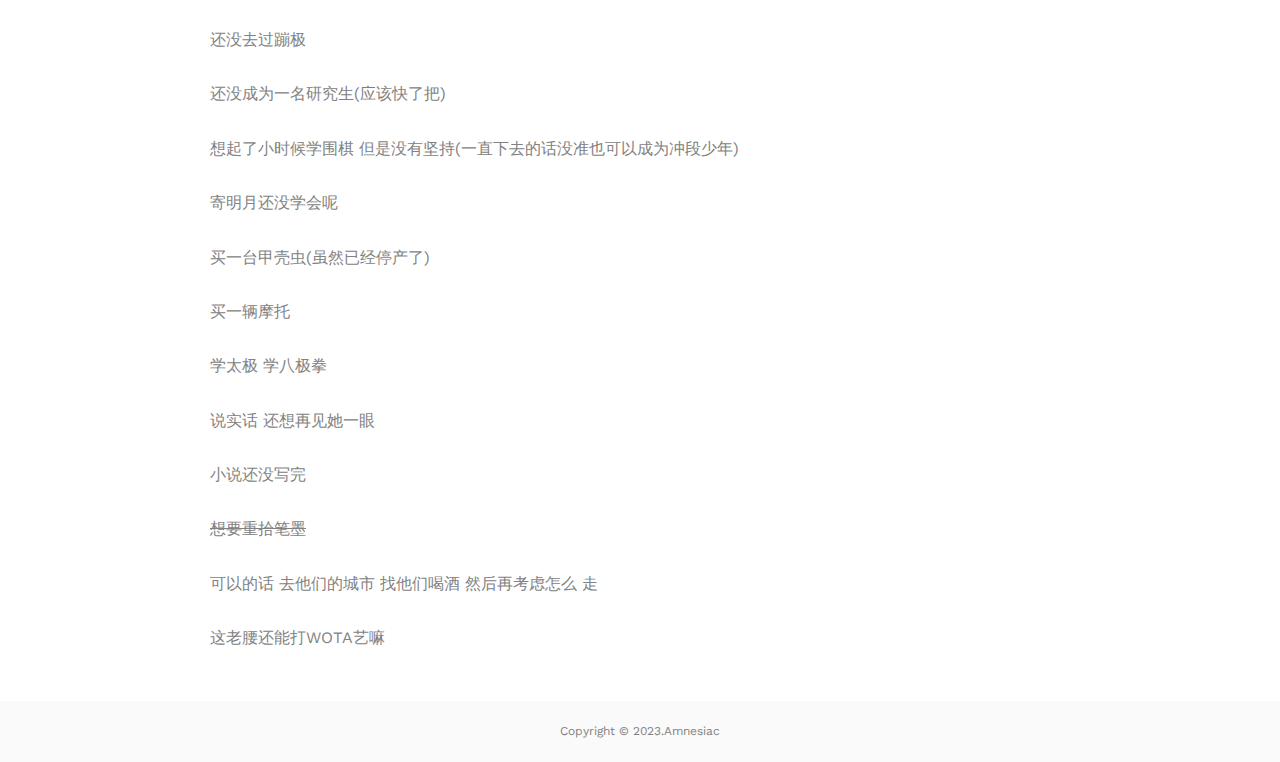
<file: html/Link.html>
<!DOCTYPE HTML>
<html>
	<head>
	<title>没想好的网页</title>
	<meta charset="utf-8">
	<meta http-equiv="X-UA-Compatible" content="IE=edge">
	<meta name="color-scheme" content="light only"/>
    <meta name="description" content="AmnesiacGarden links"/>
	<meta name="viewport" content="width=device-width, initial-scale=1">
	<link rel="icon" href="../img/0.png">
	<link href="https://fonts.googleapis.com/css?family=Work+Sans:300,400,500,700,800" rel="stylesheet">
	<link rel="stylesheet" href="../css/animate.css">
	<link rel="stylesheet" href="../css/icomoon.css">
	<link rel="stylesheet" href="../css/bootstrap.css">
	<link rel="stylesheet" href="../css/style.css">
	<script src="../js/modernizr-2.6.2.min.js"></script>
	<script src="../js/jquery.min.js"></script>
	<script src="../js/jquery.easing.1.3.js"></script>
	<script src="../js/bootstrap.min.js"></script>
	<script src="../js/jquery.waypoints.min.js"></script>
	<script src="../js/jquery.stellar.min.js"></script>
	<script src="../js/main.js"></script>

	</head>
	<body class="single">
		
	<div class="fh5co-loader"></div>
	
	<div id="page">
		<div id="fh5co-aside" style="background-image: url(../img/Link/background.jpg)" data-stellar-background-ratio="0.5">
			<div class="overlay"></div>
			<nav role="navigation">
				<ul>
					<li><a href="../Welcome.html"><i class="icon-home"></i></a></li>
				</ul>
			</nav>
			<div class="page-title">
				<img src="../img/head.jpg" alt="Null">
				<span>2021-08-02</span>
				<h2>没想好</h2>
			</div>
		</div>
		<div id="fh5co-main-content">
			<div class="fh5co-post"> 
				<div class="fh5co-entry padding">	  
					
				<h4>---下面都是些遗憾和还没做的事---</h4>
				没入伍
				<br>
				<br>还没开始学Bass
				<br>
				<br>没能学钢琴
				<br>
				<br>卡林巴就学了一点点(已经开始闲置了)
				<br>
				<br>还没有入坑相机
				<br>
				<br>还没开始玩滑板
				<br>
				<br>没有做出完美的超标量流水线处理器核(冒险是一生之痛)
				<br>
				<br>没开始学日语
				<br>
				<br><s>没去湖南看雪(要是有的话)【已经看过了！】</s>
				<br>
				<br>没有减肥到120斤(如果这不是下限的话)
				<br>
				<br>开始逐渐的遗忘初中的那些事和人了
				<br>
				<br><s>还没去看一场音乐节</s>
				<br>
				<br>错过了毛骗十周年见面会(哈尔滨场人却不在)
				<br>
				<br>桥式没能进Sub10 盲拧也还没学(即使是M2R2)
				<br>
				<br>还没去过蹦极
				<br>
				<br>还没成为一名研究生(应该快了把)
				<br>
				<br>想起了小时候学围棋 但是没有坚持(一直下去的话没准也可以成为冲段少年)
				<br>
				<br>寄明月还没学会呢
				<br>
				<br>买一台甲壳虫(虽然已经停产了)
				<br>
				<br>买一辆摩托
				<br>
				<br>学太极 学八极拳
				<br>
				<br>说实话 还想再见她一眼
				<br>
				<br>小说还没写完
				<br>
				<br><s>想要重拾笔墨</s>
				<br>
				<br>可以的话 去他们的城市 找他们喝酒 然后再考虑怎么 走
				<br>
				<br>这老腰还能打WOTA艺嘛
				<br>
				</div>
			</div>
		</div>
	</div>

	<footer>
		<div>
			Copyright &copy; 2023.Amnesiac
		</div>
	</footer>

	<div class="gototop js-top">
		<a href="#" class="js-gotop"><i class="icon-arrow-up"></i></a>
	</div>

	</body>
</html>
</file>
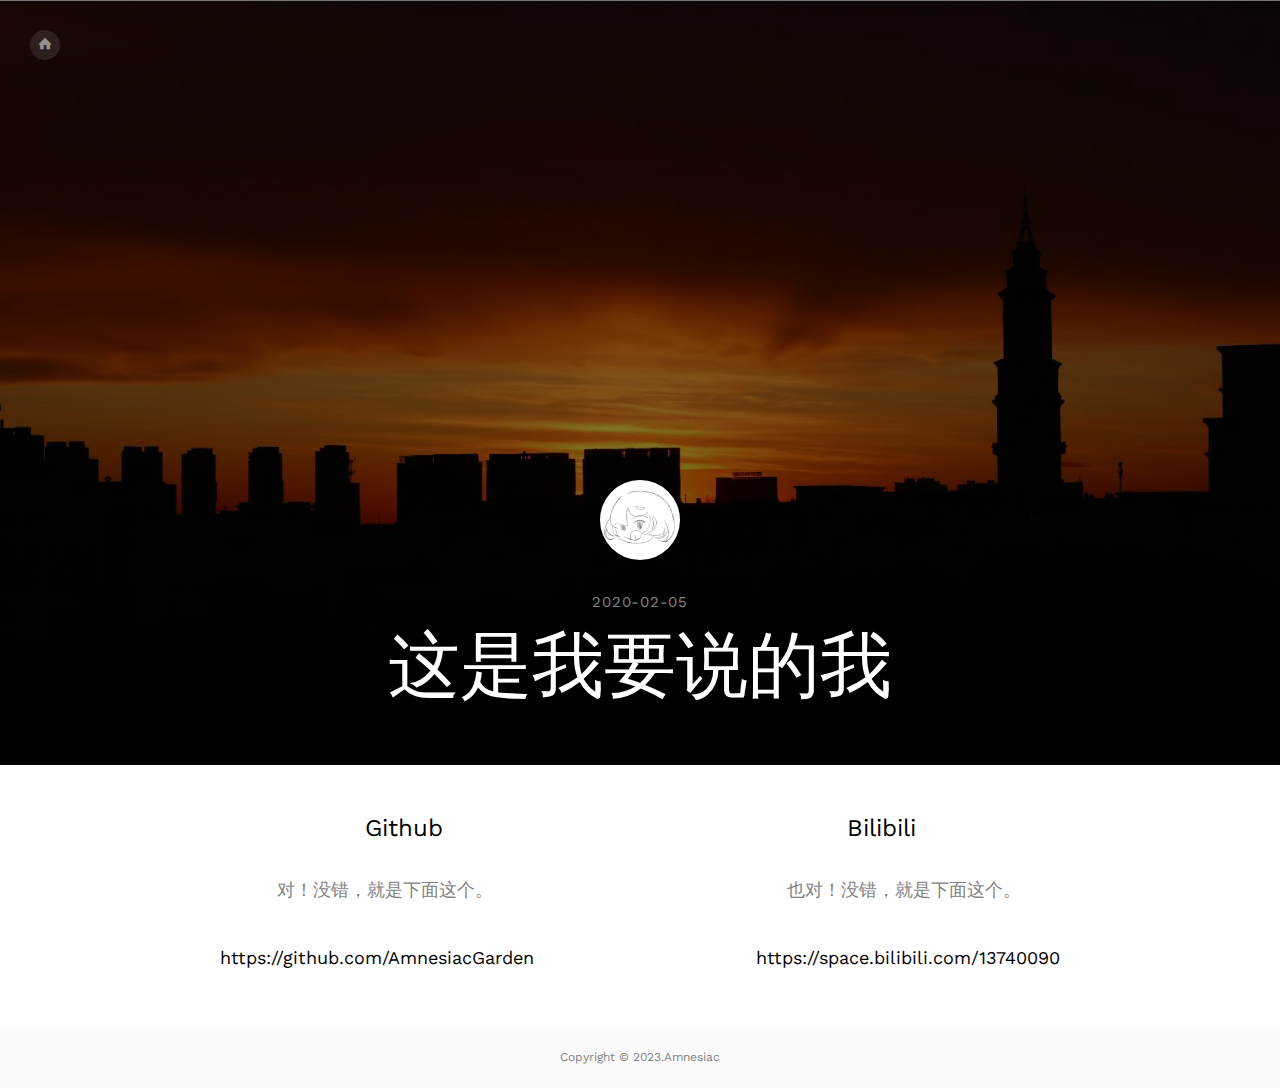
<file: html/Myself.html>
<!DOCTYPE HTML>
<html>
	<head>
	<title>嘿！</title>
	<meta charset="utf-8">
	<meta http-equiv="X-UA-Compatible" content="IE=edge">
	<meta name="color-scheme" content="light only"/>
    <meta name="description" content="AmnesiacGarden links"/>
	<meta name="viewport" content="width=device-width, initial-scale=1">
	<link rel="icon" href="../img/0.png">
	<link href="https://fonts.googleapis.com/css?family=Work+Sans:300,400,500,700,800" rel="stylesheet">
	<link rel="stylesheet" href="../css/animate.css">
	<link rel="stylesheet" href="../css/icomoon.css">
	<link rel="stylesheet" href="../css/bootstrap.css">
	<link rel="stylesheet" href="../css/style.css">
	<script src="../js/modernizr-2.6.2.min.js"></script>
	<script src="../js/jquery.min.js"></script>
	<script src="../js/jquery.easing.1.3.js"></script>
	<script src="../js/bootstrap.min.js"></script>
	<script src="../js/jquery.waypoints.min.js"></script>
	<script src="../js/jquery.stellar.min.js"></script>
	<script src="../js/main.js"></script>

	</head>
	<body class="single">
		
	<div class="fh5co-loader"></div>
	
	<div id="page">
		<div id="fh5co-aside" style="background-image: url(../img/Myself/background.jpg)" data-stellar-background-ratio="0.5">
			<div class="overlay"></div>
			<nav role="navigation">
				<ul>
					<li><a href="../Welcome.html"><i class="icon-home"></i></a></li>
				</ul>
			</nav>
			<div class="page-title">
				<img src="../img/head.jpg" alt="简介">
				<span>2020-02-05</span>
				<h2>这是我要说的我</h2>
			</div>
		</div>
		<div id="fh5co-main-content">
			<div class="fh5co-post"> 
				<div class="fh5co-entry padding">
					<div align="center">
					
					<h3>Github &ensp;&emsp; &emsp; &emsp; &emsp; &emsp; &emsp; &emsp; &emsp; &emsp; &emsp; &emsp; &emsp; Bilibili</h3>
			
					<p> &emsp;对！没错，就是下面这个。&emsp; &emsp; &emsp; &emsp; &emsp; &emsp; &emsp; &emsp; &emsp; &emsp; &emsp;&emsp;&emsp;也对！没错，就是下面这个。</p>

					
					<p><a href="https://github.com/AmnesiacGarden" target="_blank" rel="noopener noreferrer">https://github.com/AmnesiacGarden&emsp; </a>&emsp;&emsp;&emsp;&emsp;&emsp;&emsp;&emsp;&emsp;&emsp;&emsp;&emsp;<a href="https://space.bilibili.com/13740090" target="_blank" rel="noopener noreferrer">https://space.bilibili.com/13740090</a></p>
					
					</div>
				</div>
				
				

			</div>
		</div>
	</div>

	<footer>
		<div>
			Copyright &copy; 2023.Amnesiac
		</div>
	</footer>

	<div class="gototop js-top">
		<a href="#" class="js-gotop"><i class="icon-arrow-up"></i></a>
	</div>

	</body>
</html>
</file>
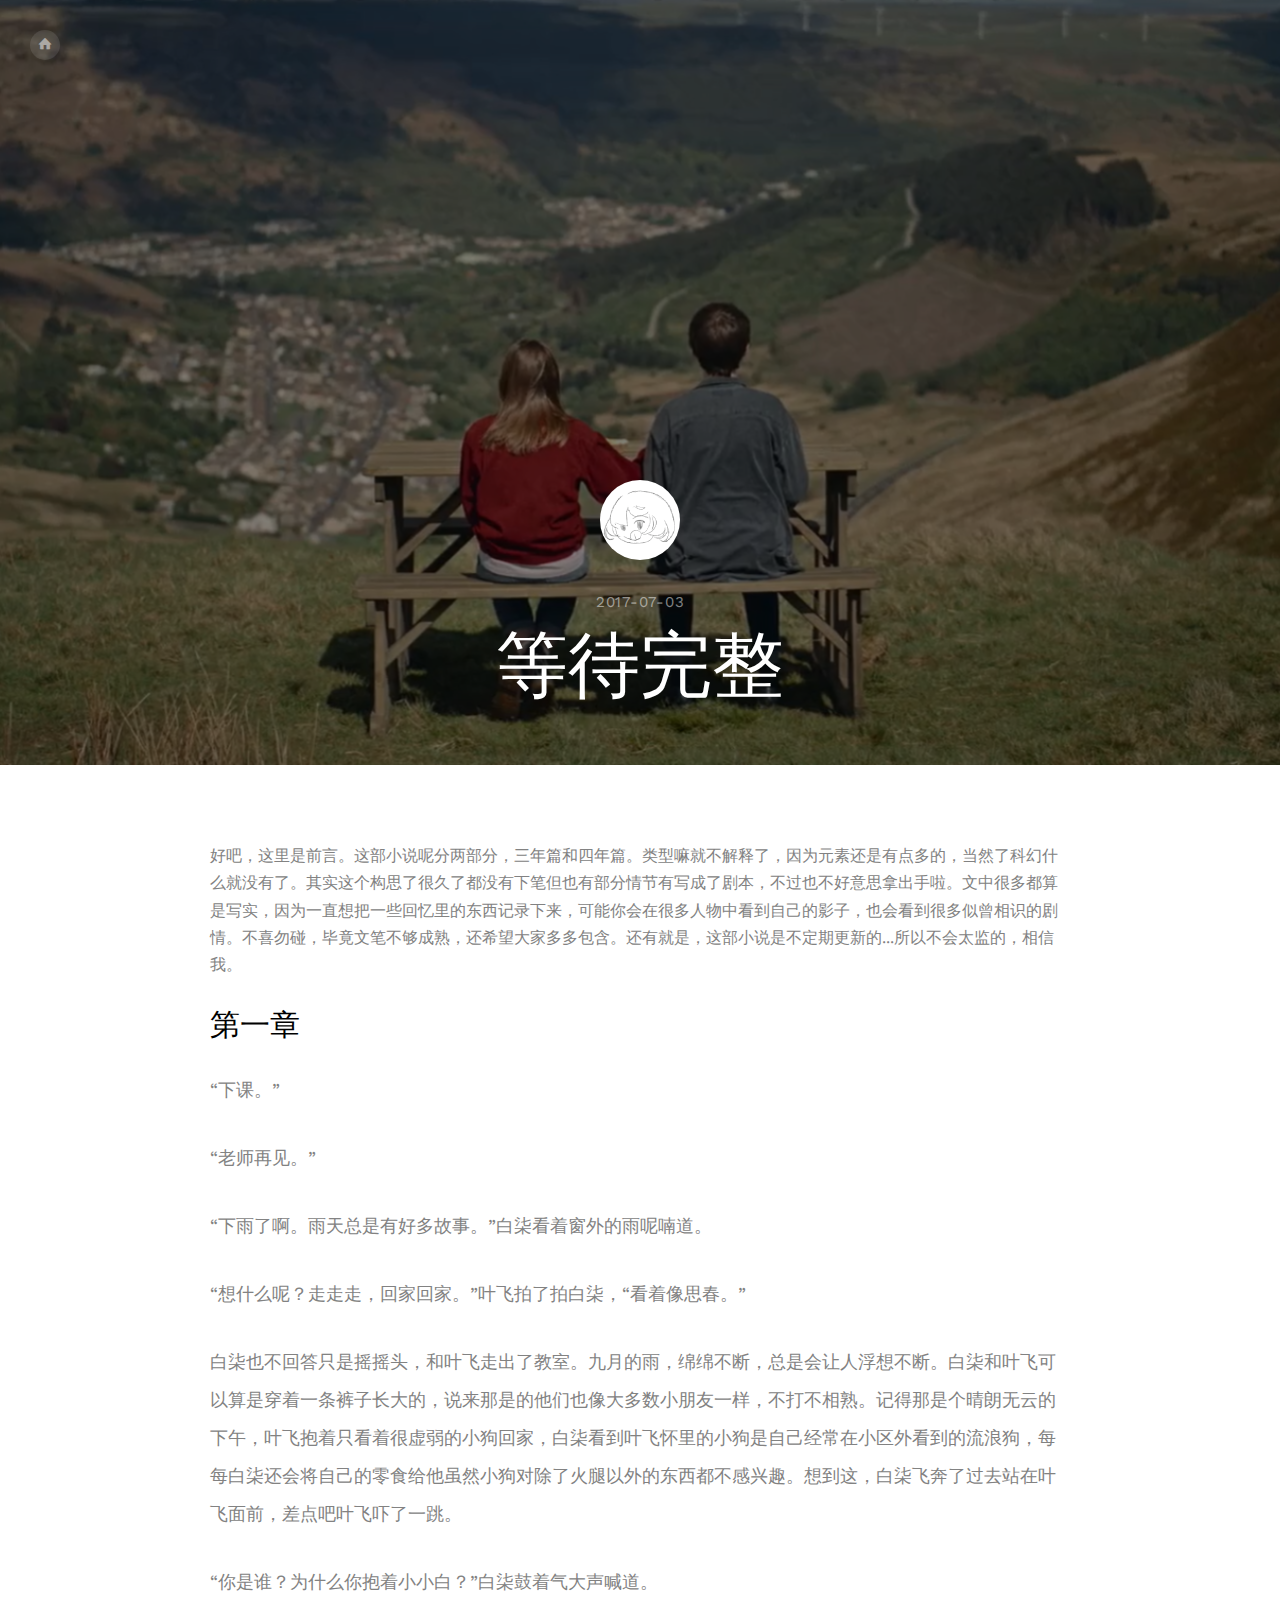
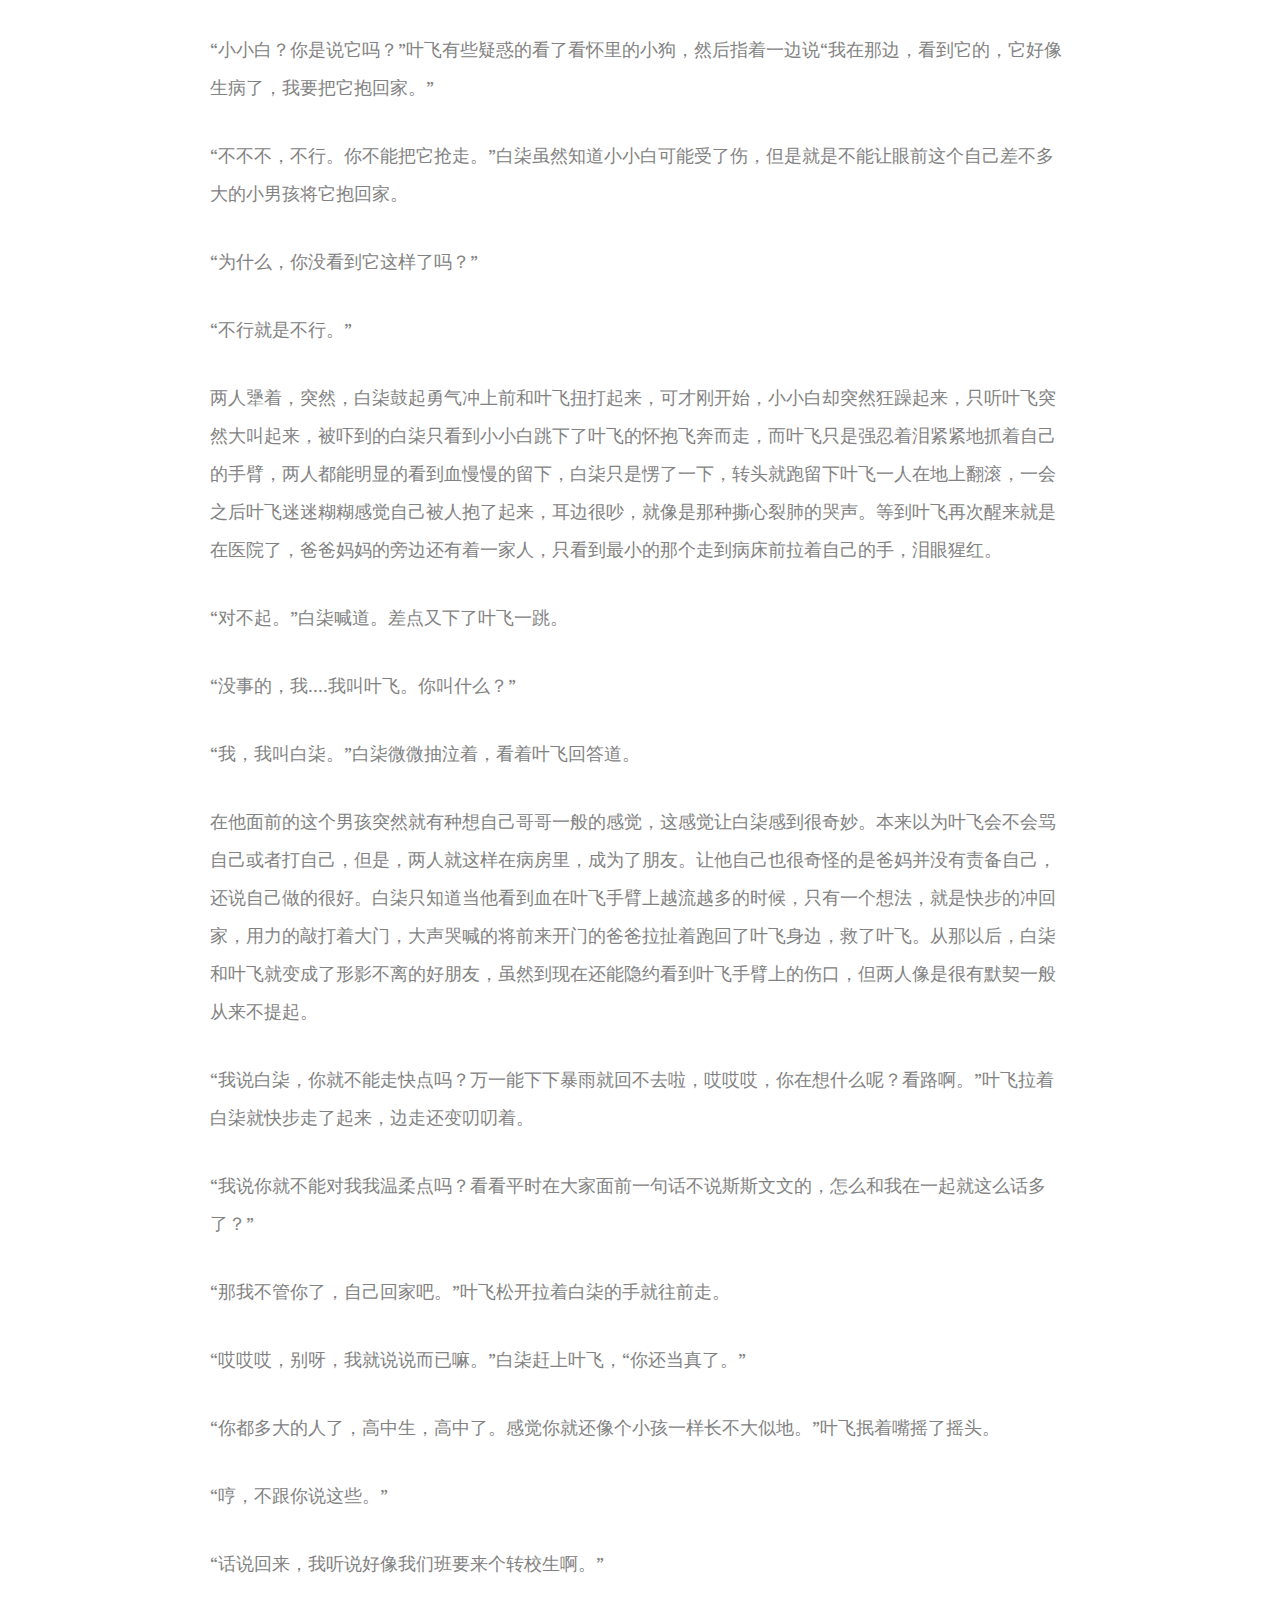
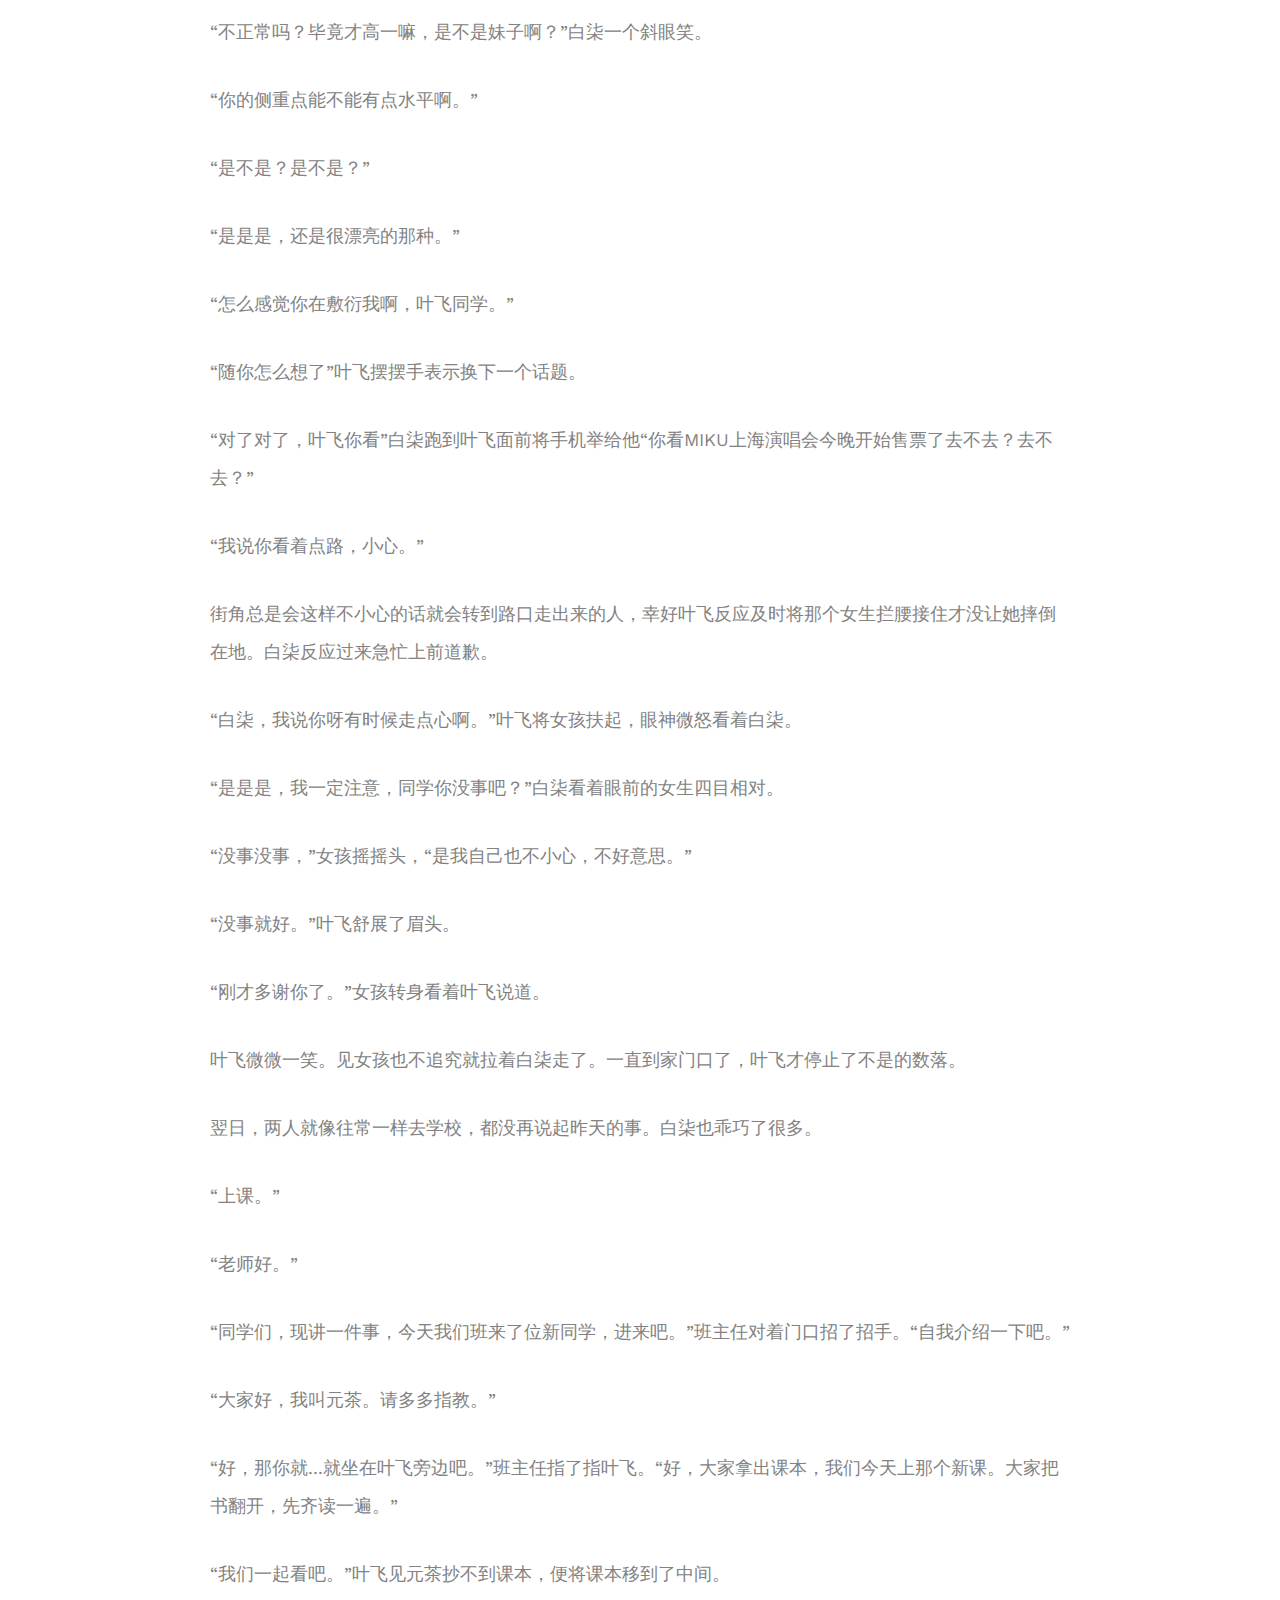
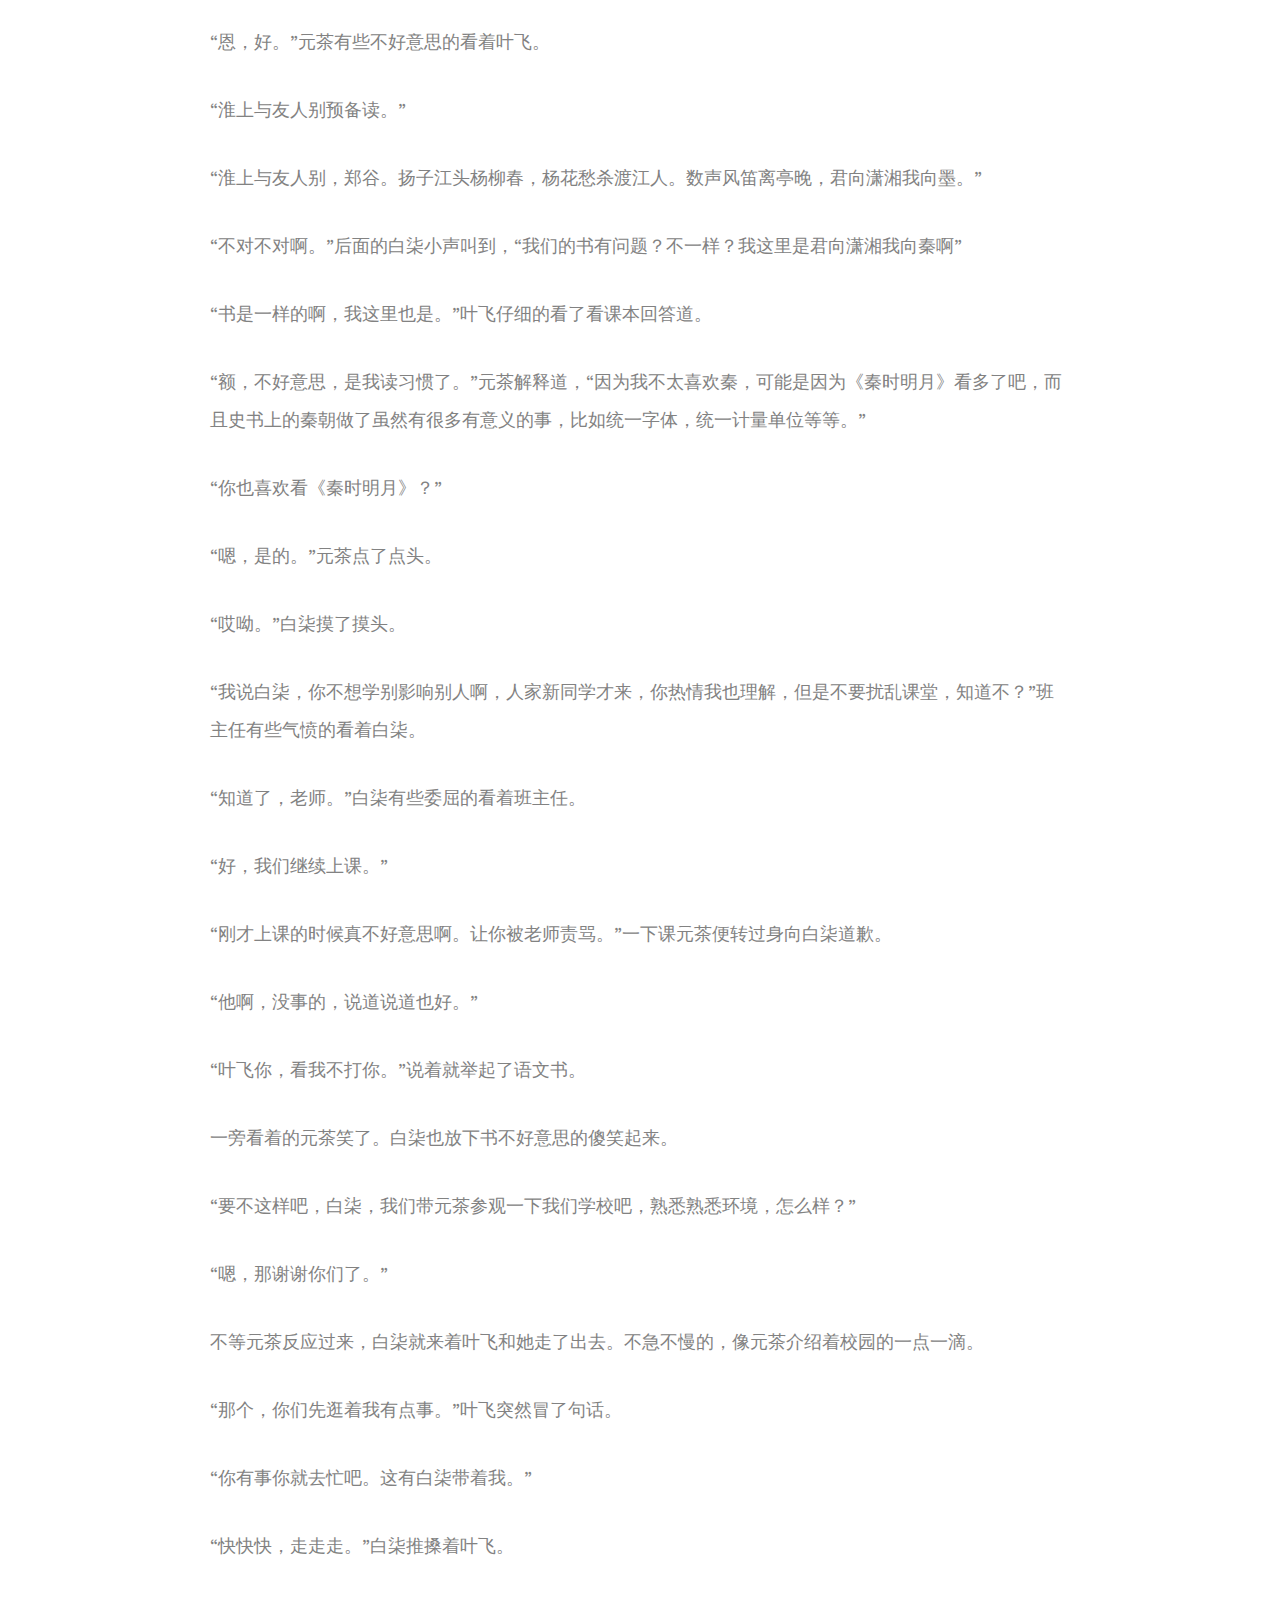
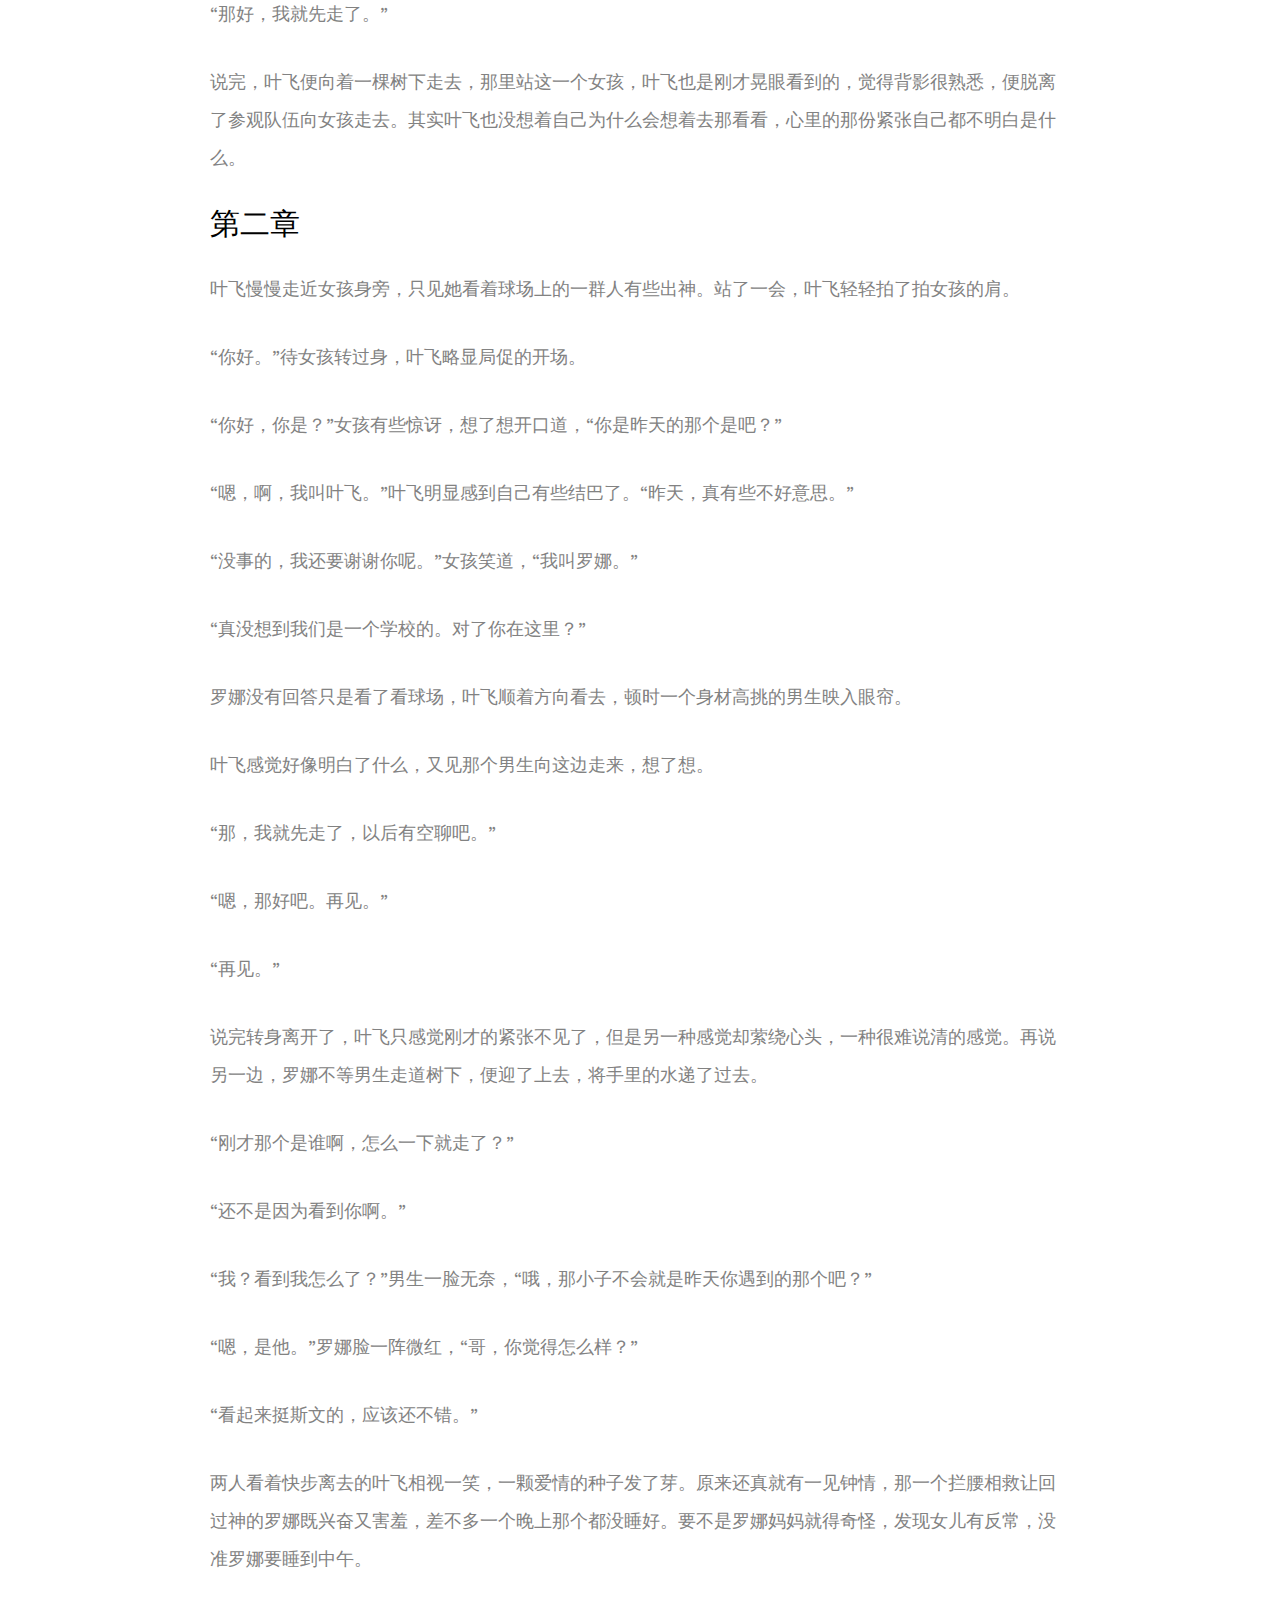
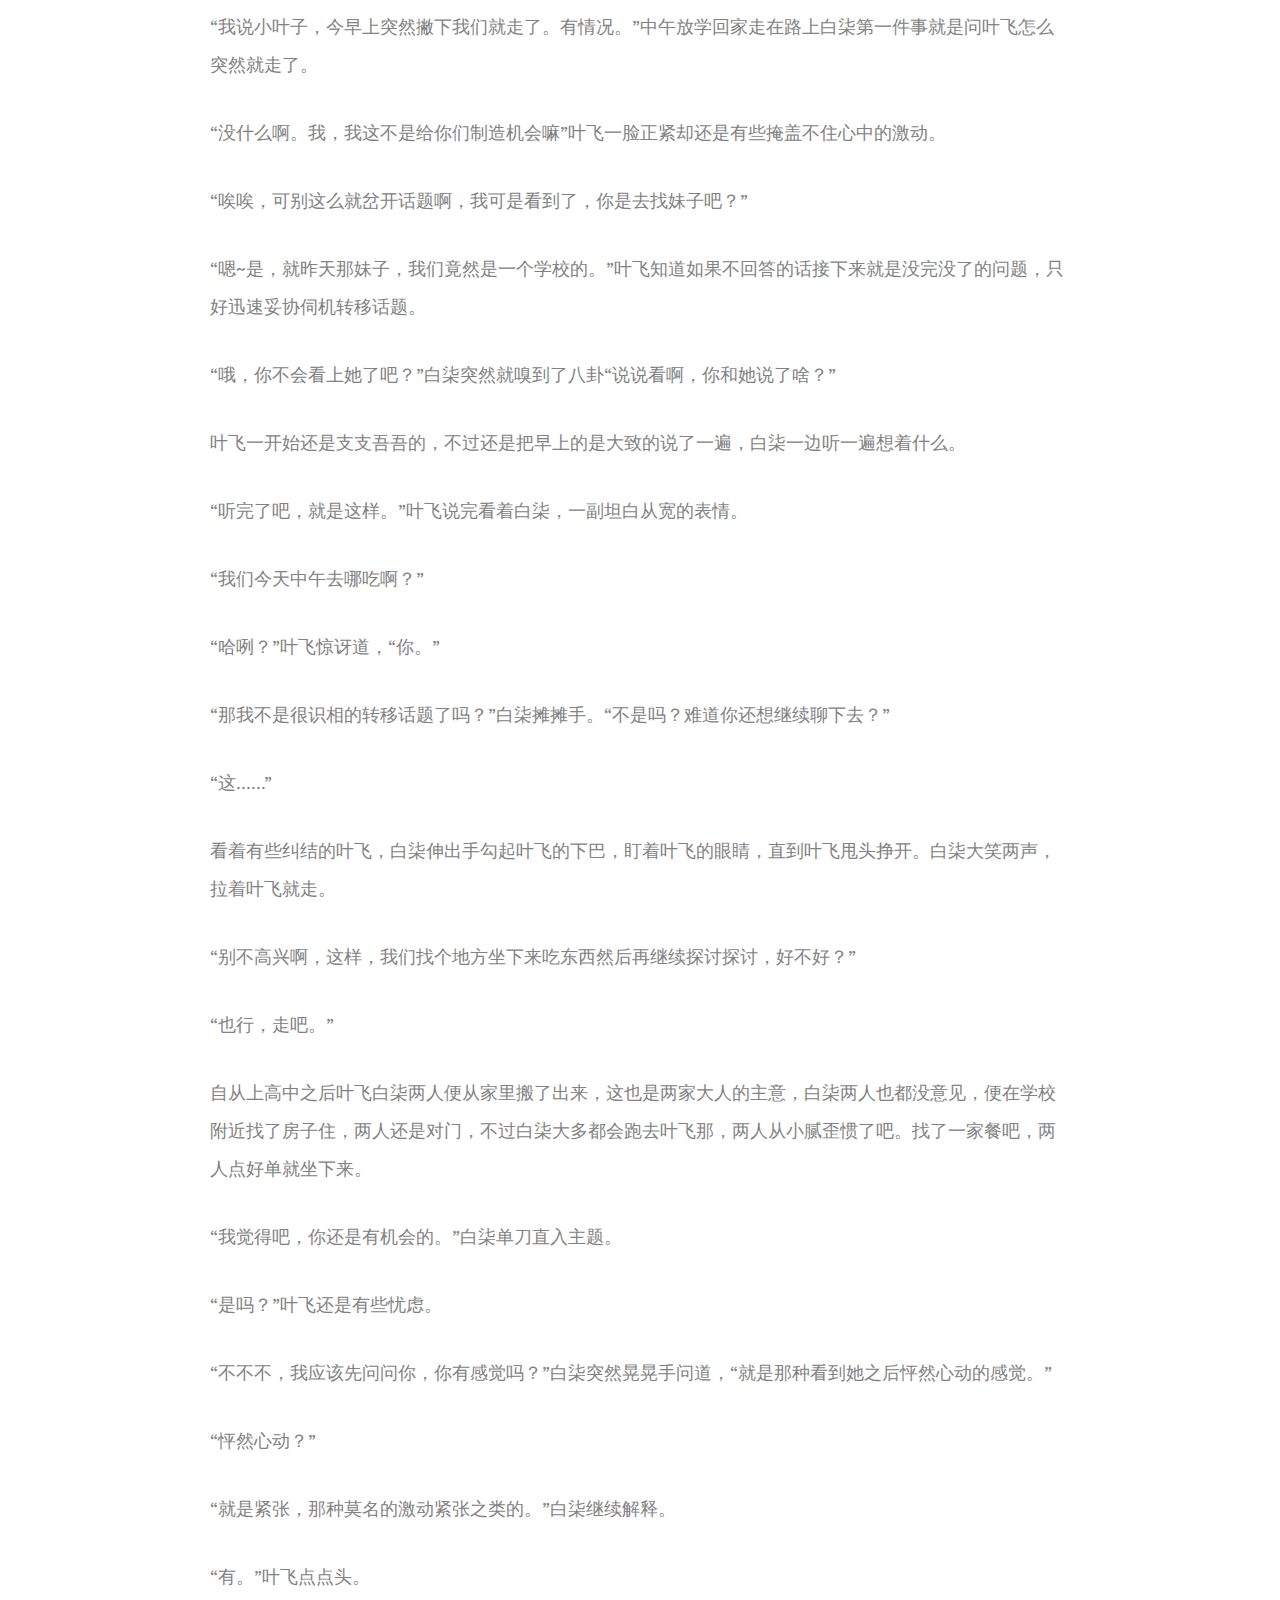
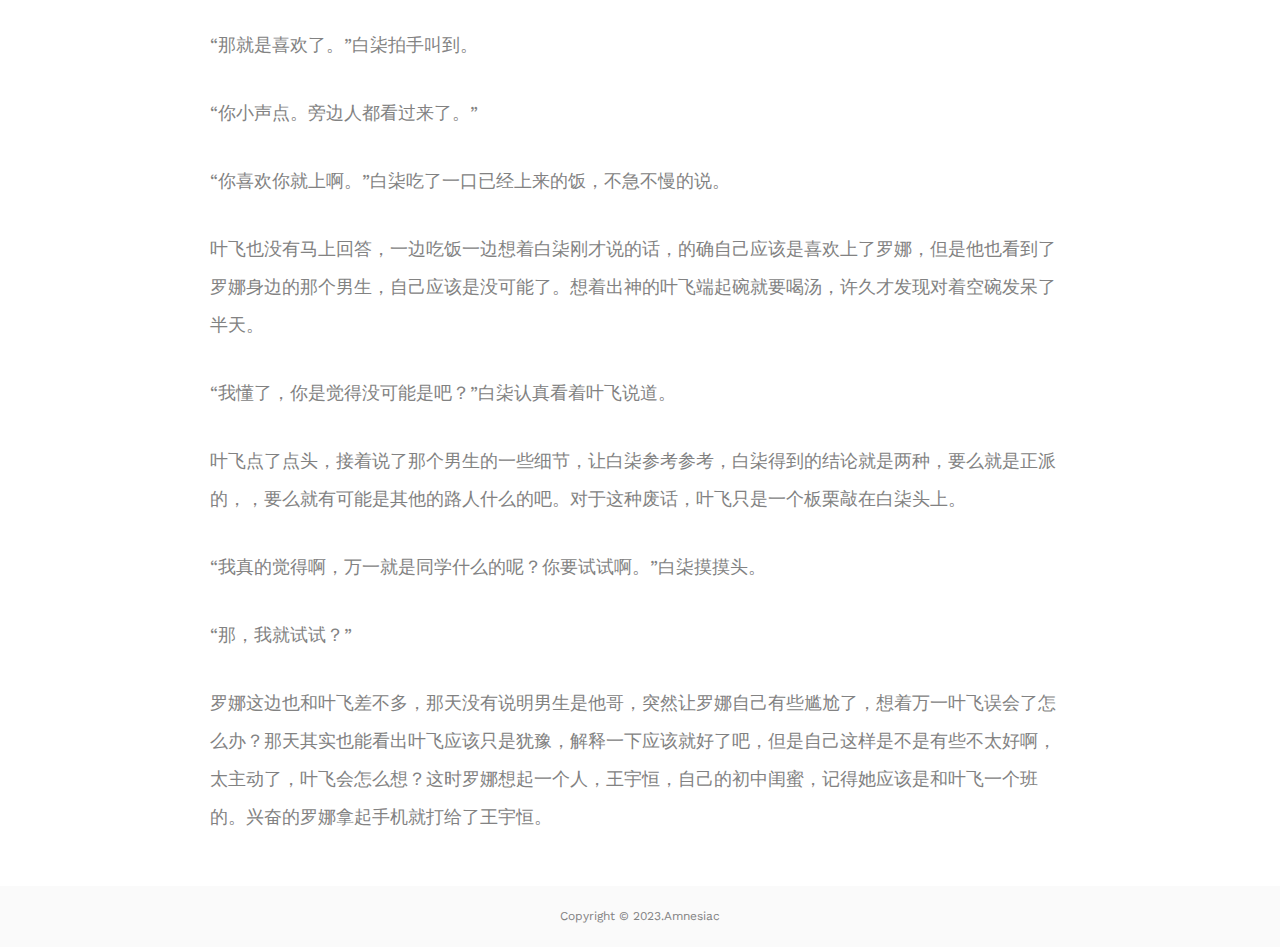
<file: html/Novel_ddwz.html>
<!DOCTYPE HTML>
<html>
	<head>
	<title>等待完整</title>
	<meta charset="utf-8">
	<meta http-equiv="X-UA-Compatible" content="IE=edge">
	<meta name="color-scheme" content="light only"/>
    <meta name="description" content="AmnesiacGarden links"/>
	<meta name="viewport" content="width=device-width, initial-scale=1">
	<link rel="icon" href="../img/0.png">
	<link href="https://fonts.googleapis.com/css?family=Work+Sans:300,400,500,700,800" rel="stylesheet">
	<link rel="stylesheet" href="../css/animate.css">
	<link rel="stylesheet" href="../css/icomoon.css">
	<link rel="stylesheet" href="../css/bootstrap.css">
	<link rel="stylesheet" href="../css/style.css">
	<script src="../js/modernizr-2.6.2.min.js"></script>
	<script src="../js/jquery.min.js"></script>
	<script src="../js/jquery.easing.1.3.js"></script>
	<script src="../js/bootstrap.min.js"></script>
	<script src="../js/jquery.waypoints.min.js"></script>
	<script src="../js/jquery.stellar.min.js"></script>
	<script src="../js/main.js"></script>

	</head>
	<body class="single">
		
	<div class="fh5co-loader"></div>
	
	<div id="page">
		<div id="fh5co-aside" style="background-image: url(../img/Novel_ddwz/background.png)" data-stellar-background-ratio="0.5">
			<div class="overlay"></div>
			<nav role="navigation">
				<ul>
					<li><a href="../Welcome.html"><i class="icon-home"></i></a></li>
				</ul>
			</nav>
			<div class="page-title">
				<img src="../img/head.jpg" alt="等待完整">
				<span>2017-07-03</span>
				<h2>等待完整</h2>
			</div>
		</div>
		<div id="fh5co-main-content">
			<div class="fh5co-post"> 
				<div class="fh5co-entry padding">
					<div>
						<br>好吧，这里是前言。这部小说呢分两部分，三年篇和四年篇。类型嘛就不解释了，因为元素还是有点多的，当然了科幻什么就没有了。其实这个构思了很久了都没有下笔但也有部分情节有写成了剧本，不过也不好意思拿出手啦。文中很多都算是写实，因为一直想把一些回忆里的东西记录下来，可能你会在很多人物中看到自己的影子，也会看到很多似曾相识的剧情。不喜勿碰，毕竟文笔不够成熟，还希望大家多多包含。还有就是，这部小说是不定期更新的...所以不会太监的，相信我。</p>
						
						<h2>第一章</h2>
						<p></p>
						<p>
						“下课。”
						
						<p>
						“老师再见。”
						
						<p>
						“下雨了啊。雨天总是有好多故事。”白柒看着窗外的雨呢喃道。
						
						<p>
						“想什么呢？走走走，回家回家。”叶飞拍了拍白柒，“看着像思春。”
						
						<p>白柒也不回答只是摇摇头，和叶飞走出了教室。九月的雨，绵绵不断，总是会让人浮想不断。白柒和叶飞可以算是穿着一条裤子长大的，说来那是的他们也像大多数小朋友一样，不打不相熟。记得那是个晴朗无云的下午，叶飞抱着只看着很虚弱的小狗回家，白柒看到叶飞怀里的小狗是自己经常在小区外看到的流浪狗，每每白柒还会将自己的零食给他虽然小狗对除了火腿以外的东西都不感兴趣。想到这，白柒飞奔了过去站在叶飞面前，差点吧叶飞吓了一跳。
						
						<p>
						“你是谁？为什么你抱着小小白？”白柒鼓着气大声喊道。
						
						<p>
						“小小白？你是说它吗？”叶飞有些疑惑的看了看怀里的小狗，然后指着一边说“我在那边，看到它的，它好像生病了，我要把它抱回家。”
						
						<p>
						“不不不，不行。你不能把它抢走。”白柒虽然知道小小白可能受了伤，但是就是不能让眼前这个自己差不多大的小男孩将它抱回家。
						
						<p>
						“为什么，你没看到它这样了吗？”
						
						<p>
						“不行就是不行。”
						
						<p>两人犟着，突然，白柒鼓起勇气冲上前和叶飞扭打起来，可才刚开始，小小白却突然狂躁起来，只听叶飞突然大叫起来，被吓到的白柒只看到小小白跳下了叶飞的怀抱飞奔而走，而叶飞只是强忍着泪紧紧地抓着自己的手臂，两人都能明显的看到血慢慢的留下，白柒只是愣了一下，转头就跑留下叶飞一人在地上翻滚，一会之后叶飞迷迷糊糊感觉自己被人抱了起来，耳边很吵，就像是那种撕心裂肺的哭声。等到叶飞再次醒来就是在医院了，爸爸妈妈的旁边还有着一家人，只看到最小的那个走到病床前拉着自己的手，泪眼猩红。
						
						<p>
						“对不起。”白柒喊道。差点又下了叶飞一跳。
						
						<p>
						“没事的，我....我叫叶飞。你叫什么？”
						
						<p>
						“我，我叫白柒。”白柒微微抽泣着，看着叶飞回答道。
						
						<p>在他面前的这个男孩突然就有种想自己哥哥一般的感觉，这感觉让白柒感到很奇妙。本来以为叶飞会不会骂自己或者打自己，但是，两人就这样在病房里，成为了朋友。让他自己也很奇怪的是爸妈并没有责备自己，还说自己做的很好。白柒只知道当他看到血在叶飞手臂上越流越多的时候，只有一个想法，就是快步的冲回家，用力的敲打着大门，大声哭喊的将前来开门的爸爸拉扯着跑回了叶飞身边，救了叶飞。从那以后，白柒和叶飞就变成了形影不离的好朋友，虽然到现在还能隐约看到叶飞手臂上的伤口，但两人像是很有默契一般从来不提起。
						
						<p>
						“我说白柒，你就不能走快点吗？万一能下下暴雨就回不去啦，哎哎哎，你在想什么呢？看路啊。”叶飞拉着白柒就快步走了起来，边走还变叨叨着。
						
						<p>
						“我说你就不能对我我温柔点吗？看看平时在大家面前一句话不说斯斯文文的，怎么和我在一起就这么话多了？”
						
						<p>
						“那我不管你了，自己回家吧。”叶飞松开拉着白柒的手就往前走。
						
						<p>
						“哎哎哎，别呀，我就说说而已嘛。”白柒赶上叶飞，“你还当真了。”
						
						<p>
						“你都多大的人了，高中生，高中了。感觉你就还像个小孩一样长不大似地。”叶飞抿着嘴摇了摇头。
						
						<p>
						“哼，不跟你说这些。”
						
						<p>
						“话说回来，我听说好像我们班要来个转校生啊。”
						
						<p>
						“不正常吗？毕竟才高一嘛，是不是妹子啊？”白柒一个斜眼笑。
						
						<p>
						“你的侧重点能不能有点水平啊。”
						
						<p>
						“是不是？是不是？”
						
						<p>
						“是是是，还是很漂亮的那种。”
						
						<p>
						“怎么感觉你在敷衍我啊，叶飞同学。”
						
						<p>
						“随你怎么想了”叶飞摆摆手表示换下一个话题。
						
						<p>
						“对了对了，叶飞你看”白柒跑到叶飞面前将手机举给他“你看MIKU上海演唱会今晚开始售票了去不去？去不去？”
						
						<p>
						“我说你看着点路，小心。”
						
						<p>
						街角总是会这样不小心的话就会转到路口走出来的人，幸好叶飞反应及时将那个女生拦腰接住才没让她摔倒在地。白柒反应过来急忙上前道歉。
						
						<p>
						“白柒，我说你呀有时候走点心啊。”叶飞将女孩扶起，眼神微怒看着白柒。
						
						<p>
						“是是是，我一定注意，同学你没事吧？”白柒看着眼前的女生四目相对。
						
						<p>
						“没事没事，”女孩摇摇头，“是我自己也不小心，不好意思。”
						
						<p>
						“没事就好。”叶飞舒展了眉头。
						
						<p>
						“刚才多谢你了。”女孩转身看着叶飞说道。
						
						<p>
						叶飞微微一笑。见女孩也不追究就拉着白柒走了。一直到家门口了，叶飞才停止了不是的数落。
						
						<p>
						翌日，两人就像往常一样去学校，都没再说起昨天的事。白柒也乖巧了很多。
						
						<p>
						“上课。”
						
						<p>
						“老师好。”
						
						<p>
						“同学们，现讲一件事，今天我们班来了位新同学，进来吧。”班主任对着门口招了招手。“自我介绍一下吧。”
						
						<p>
						“大家好，我叫元茶。请多多指教。”
						
						<p>
						“好，那你就...就坐在叶飞旁边吧。”班主任指了指叶飞。“好，大家拿出课本，我们今天上那个新课。大家把书翻开，先齐读一遍。”
						
						<p>
						“我们一起看吧。”叶飞见元茶抄不到课本，便将课本移到了中间。
						
						<p>
						“恩，好。”元茶有些不好意思的看着叶飞。
						
						<p>
						“淮上与友人别预备读。”
						
						<p>
						“淮上与友人别，郑谷。扬子江头杨柳春，杨花愁杀渡江人。数声风笛离亭晚，君向潇湘我向墨。”
						
						<p>
						“不对不对啊。”后面的白柒小声叫到，“我们的书有问题？不一样？我这里是君向潇湘我向秦啊”
						
						<p>
						“书是一样的啊，我这里也是。”叶飞仔细的看了看课本回答道。
						
						<p>“额，不好意思，是我读习惯了。”元茶解释道，“因为我不太喜欢秦，可能是因为《秦时明月》看多了吧，而且史书上的秦朝做了虽然有很多有意义的事，比如统一字体，统一计量单位等等。”
						
						<p>
						“你也喜欢看《秦时明月》？”
					
						<p>
						“嗯，是的。”元茶点了点头。
						
						<p>
						“哎呦。”白柒摸了摸头。
						
						<p>
						“我说白柒，你不想学别影响别人啊，人家新同学才来，你热情我也理解，但是不要扰乱课堂，知道不？”班主任有些气愤的看着白柒。
						
						<p>
						“知道了，老师。”白柒有些委屈的看着班主任。
						
						<p>
						“好，我们继续上课。”
						
						<p>
						“刚才上课的时候真不好意思啊。让你被老师责骂。”一下课元茶便转过身向白柒道歉。
						
						<p>
						“他啊，没事的，说道说道也好。”
						
						<p>
						“叶飞你，看我不打你。”说着就举起了语文书。
						
						<p>
						一旁看着的元茶笑了。白柒也放下书不好意思的傻笑起来。
						
						<p>
						“要不这样吧，白柒，我们带元茶参观一下我们学校吧，熟悉熟悉环境，怎么样？”
						
						<p>
						“嗯，那谢谢你们了。”
						
						<p>
						不等元茶反应过来，白柒就来着叶飞和她走了出去。不急不慢的，像元茶介绍着校园的一点一滴。
						
						<p>
						“那个，你们先逛着我有点事。”叶飞突然冒了句话。
						
						<p>
						“你有事你就去忙吧。这有白柒带着我。”
					
						<p>
						“快快快，走走走。”白柒推搡着叶飞。
					
						<p>
						“那好，我就先走了。”
						
						<p>说完，叶飞便向着一棵树下走去，那里站这一个女孩，叶飞也是刚才晃眼看到的，觉得背影很熟悉，便脱离了参观队伍向女孩走去。其实叶飞也没想着自己为什么会想着去那看看，心里的那份紧张自己都不明白是什么。</P>
						
						<h2>第二章</h2>
						<p></p>
						<p>
						叶飞慢慢走近女孩身旁，只见她看着球场上的一群人有些出神。站了一会，叶飞轻轻拍了拍女孩的肩。
 
						<p>“你好。”待女孩转过身，叶飞略显局促的开场。
						
						<p>“你好，你是？”女孩有些惊讶，想了想开口道，“你是昨天的那个是吧？”
					
						<p>“嗯，啊，我叫叶飞。”叶飞明显感到自己有些结巴了。“昨天，真有些不好意思。”
						
						<p>“没事的，我还要谢谢你呢。”女孩笑道，“我叫罗娜。”
						
						<p>“真没想到我们是一个学校的。对了你在这里？”
						
						<p>罗娜没有回答只是看了看球场，叶飞顺着方向看去，顿时一个身材高挑的男生映入眼帘。
						
						<p>叶飞感觉好像明白了什么，又见那个男生向这边走来，想了想。
						
						<p>“那，我就先走了，以后有空聊吧。”
						
						<p>“嗯，那好吧。再见。”
						
						<p>“再见。”
						
						<p>说完转身离开了，叶飞只感觉刚才的紧张不见了，但是另一种感觉却萦绕心头，一种很难说清的感觉。再说另一边，罗娜不等男生走道树下，便迎了上去，将手里的水递了过去。
						
						<p>“刚才那个是谁啊，怎么一下就走了？”
						
						<p>“还不是因为看到你啊。”
						
						<p>“我？看到我怎么了？”男生一脸无奈，“哦，那小子不会就是昨天你遇到的那个吧？”
						
						<p>“嗯，是他。”罗娜脸一阵微红，“哥，你觉得怎么样？”
						
						<p>“看起来挺斯文的，应该还不错。”
						
						<p>两人看着快步离去的叶飞相视一笑，一颗爱情的种子发了芽。原来还真就有一见钟情，那一个拦腰相救让回过神的罗娜既兴奋又害羞，差不多一个晚上那个都没睡好。要不是罗娜妈妈就得奇怪，发现女儿有反常，没准罗娜要睡到中午。
						
						<p>“我说小叶子，今早上突然撇下我们就走了。有情况。”中午放学回家走在路上白柒第一件事就是问叶飞怎么突然就走了。
						
						<p>“没什么啊。我，我这不是给你们制造机会嘛”叶飞一脸正紧却还是有些掩盖不住心中的激动。
						
						<p>“唉唉，可别这么就岔开话题啊，我可是看到了，你是去找妹子吧？”
						
						<p>“嗯~是，就昨天那妹子，我们竟然是一个学校的。”叶飞知道如果不回答的话接下来就是没完没了的问题，只好迅速妥协伺机转移话题。
						
						<p>“哦，你不会看上她了吧？”白柒突然就嗅到了八卦“说说看啊，你和她说了啥？”
						
						<p>叶飞一开始还是支支吾吾的，不过还是把早上的是大致的说了一遍，白柒一边听一遍想着什么。
						
						<p>“听完了吧，就是这样。”叶飞说完看着白柒，一副坦白从宽的表情。
						
						<p>“我们今天中午去哪吃啊？”
						
						<p>“哈咧？”叶飞惊讶道，“你。”
						
						<p>“那我不是很识相的转移话题了吗？”白柒摊摊手。“不是吗？难道你还想继续聊下去？”
						
						<p>“这......”
						
						<p>看着有些纠结的叶飞，白柒伸出手勾起叶飞的下巴，盯着叶飞的眼睛，直到叶飞甩头挣开。白柒大笑两声，拉着叶飞就走。
					
						<p>“别不高兴啊，这样，我们找个地方坐下来吃东西然后再继续探讨探讨，好不好？”
						
						<p>“也行，走吧。”
						
						<p>自从上高中之后叶飞白柒两人便从家里搬了出来，这也是两家大人的主意，白柒两人也都没意见，便在学校附近找了房子住，两人还是对门，不过白柒大多都会跑去叶飞那，两人从小腻歪惯了吧。找了一家餐吧，两人点好单就坐下来。
						
						<p>“我觉得吧，你还是有机会的。”白柒单刀直入主题。
						
						<p>“是吗？”叶飞还是有些忧虑。
						
						<p>“不不不，我应该先问问你，你有感觉吗？”白柒突然晃晃手问道，“就是那种看到她之后怦然心动的感觉。”
						
						<p>“怦然心动？”
						
						<p>“就是紧张，那种莫名的激动紧张之类的。”白柒继续解释。
						
						<p>“有。”叶飞点点头。
						
						<p>“那就是喜欢了。”白柒拍手叫到。

						<p>“你小声点。旁边人都看过来了。”

						<p>“你喜欢你就上啊。”白柒吃了一口已经上来的饭，不急不慢的说。

						<p>叶飞也没有马上回答，一边吃饭一边想着白柒刚才说的话，的确自己应该是喜欢上了罗娜，但是他也看到了罗娜身边的那个男生，自己应该是没可能了。想着出神的叶飞端起碗就要喝汤，许久才发现对着空碗发呆了半天。

						<p>“我懂了，你是觉得没可能是吧？”白柒认真看着叶飞说道。

						<p>叶飞点了点头，接着说了那个男生的一些细节，让白柒参考参考，白柒得到的结论就是两种，要么就是正派的，，要么就有可能是其他的路人什么的吧。对于这种废话，叶飞只是一个板栗敲在白柒头上。

						<p>“我真的觉得啊，万一就是同学什么的呢？你要试试啊。”白柒摸摸头。

						<p>“那，我就试试？”

						<p>罗娜这边也和叶飞差不多，那天没有说明男生是他哥，突然让罗娜自己有些尴尬了，想着万一叶飞误会了怎么办？那天其实也能看出叶飞应该只是犹豫，解释一下应该就好了吧，但是自己这样是不是有些不太好啊，太主动了，叶飞会怎么想？这时罗娜想起一个人，王宇恒，自己的初中闺蜜，记得她应该是和叶飞一个班的。兴奋的罗娜拿起手机就打给了王宇恒。</P>
					</div>
				</div>
				
				

			</div>
		</div>
	</div>

	<footer>
		<div>
			Copyright &copy; 2023.Amnesiac
		</div>
	</footer>

	<div class="gototop js-top">
		<a href="#" class="js-gotop"><i class="icon-arrow-up"></i></a>
	</div>

	</body>
</html>
</file>
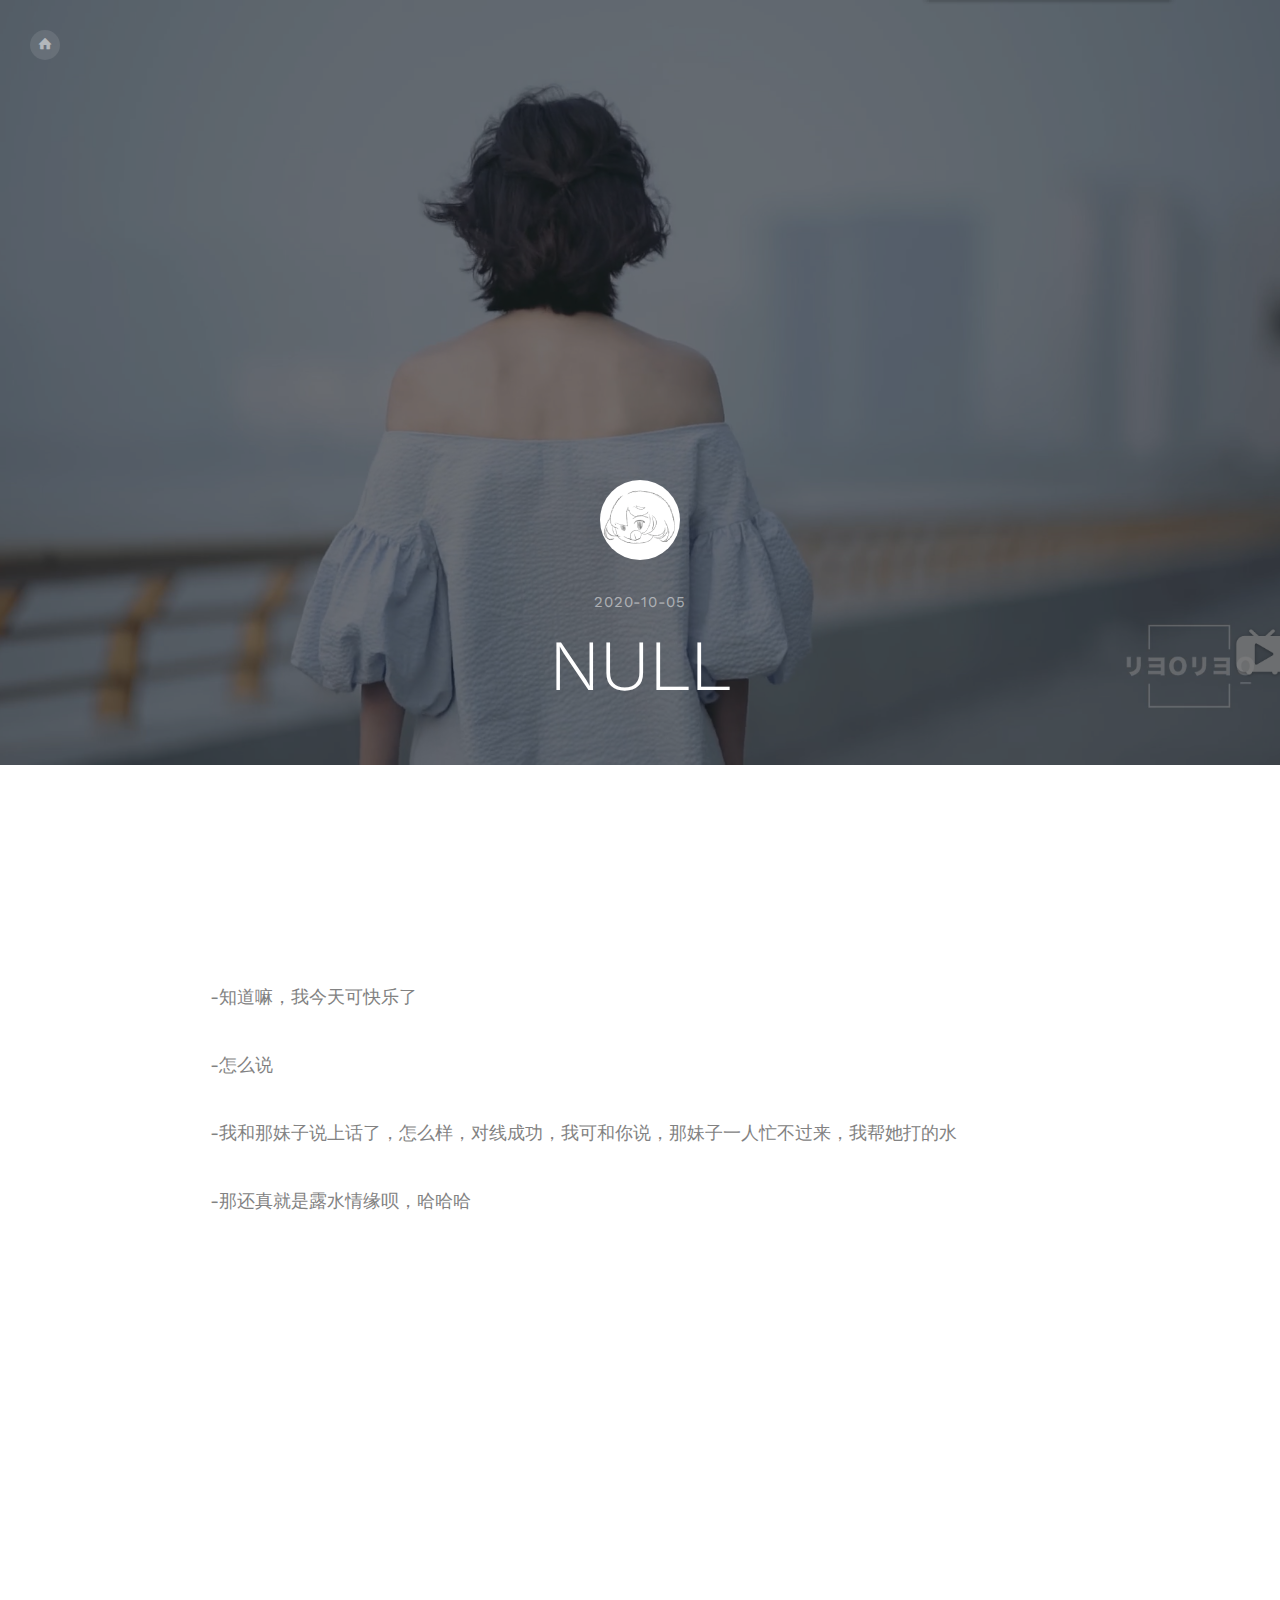
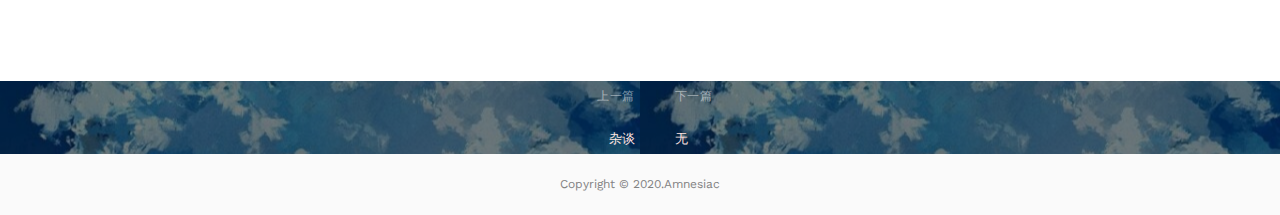
<file: html/Null.html>
<!DOCTYPE HTML>
<html>
	<head>
	<meta charset="utf-8">
	<meta http-equiv="X-UA-Compatible" content="IE=edge">
	<title>留个位置</title>
	<meta name="viewport" content="width=device-width, initial-scale=1">
	<link rel="icon" href="../0.jpg">
	<meta name="description" content="" />
	<meta name="keywords" content="" />
	<meta name="author" content="" />

	<link href="https://fonts.googleapis.com/css?family=Work+Sans:300,400,500,700,800" rel="stylesheet">
	
	<!-- Animate.css -->
	<link rel="stylesheet" href="../css/animate.css">
	<!-- Icomoon Icon Fonts-->
	<link rel="stylesheet" href="../css/icomoon.css">
	<!-- Bootstrap  -->
	<link rel="stylesheet" href="../css/bootstrap.css">
	
	<!-- Theme style  -->
	<link rel="stylesheet" href="../css/style.css">

	<!-- Modernizr JS -->
	<script src="../js/modernizr-2.6.2.min.js"></script>
	<!-- FOR IE9 below -->
	<!--[if lt IE 9]>
	<script src="js/respond.min.js"></script>
	<![endif]-->

	</head>
	<body class="single">
		
	<div class="fh5co-loader"></div>
	
	<div id="page">
		<div id="fh5co-aside" style="background-image: url(../img/NULL/background.png)" data-stellar-background-ratio="0.5">
			<div class="overlay"></div>
			<nav role="navigation">
				<ul>
					<li><a href="../index.html"><i class="icon-home"></i></a></li>
				</ul>
			</nav>
			<div class="page-title">
				<img src="../img/head.jpg" alt="Null">
				<span>2020-10-05</span>
				<h2>NULL</h2>
			</div>
		</div>
		<div id="fh5co-main-content">
			<div class="fh5co-post"> 
				<div class="fh5co-entry padding">
					<div>	
					<br>
					<br>
					<br> 
					<br> 
					<br> 
					<br>
					<p>-知道嘛，我今天可快乐了</p>
					<p>-怎么说</p>
					<p>-我和那妹子说上话了，怎么样，对线成功，我可和你说，那妹子一人忙不过来，我帮她打的水</p>
					<p>-那还真就是露水情缘呗，哈哈哈</p>
					<br> 
					<br> 
					<br> 
					<br>
					<br> 
					<br> 
					<br>
					<br> 
					<br> 
					<br>
					<br>  
					<br> 
					<br> 
					<br> 
					</div>
				</div>
			</div>
		</div>
	</div>

	<div class="fh5co-navigation">
		<div class="fh5co-cover prev fh5co-cover-sm" style="background-image: url(../img/Page_link/line.jpg)">
			<div class="overlay"></div>
			<a class="copy" href="Circle.html">
				<div class="display-t">
					<div class="display-tc">
						<div>
							<span>&emsp; &emsp;上一篇</span>
							<h2><font size="2" color="MistyRose">&emsp; &emsp;杂谈</font></h2>
						</div>
					</div>
				</div>
			</a>

		</div>
		<div class="fh5co-cover next fh5co-cover-sm" style="background-image: url(../img/Page_link/line.jpg)">
			<div class="overlay"></div>
			<a class="copy" href="#">
				<div class="display-t">
					<div class="display-tc">
						<div>
							<span>&emsp; &emsp;下一篇</span>
							<h2><font size="2" color="MistyRose">&emsp; &emsp;无</font></h2>
						</div>
					</div>
				</div>
			</a>

		</div>
	</div>

<footer>
		<div>
					Copyright &copy; 2020.Amnesiac
					</div>
				</footer>

	<div class="gototop js-top">
		<a href="#" class="js-gotop"><i class="icon-arrow-up"></i></a>
	</div>
	
	<!-- jQuery -->
	<script src="../js/jquery.min.js"></script>
	<!-- jQuery Easing -->
	<script src="../js/jquery.easing.1.3.js"></script>
	<!-- Bootstrap -->
	<script src="../js/bootstrap.min.js"></script>
	<!-- Waypoints -->
	<script src="../js/jquery.waypoints.min.js"></script>
	<!-- Stellar Parallax -->
	<script src="../js/jquery.stellar.min.js"></script>
	<!-- Main -->
	<script src="../js/main.js"></script>

	</body>
</html>
</file>
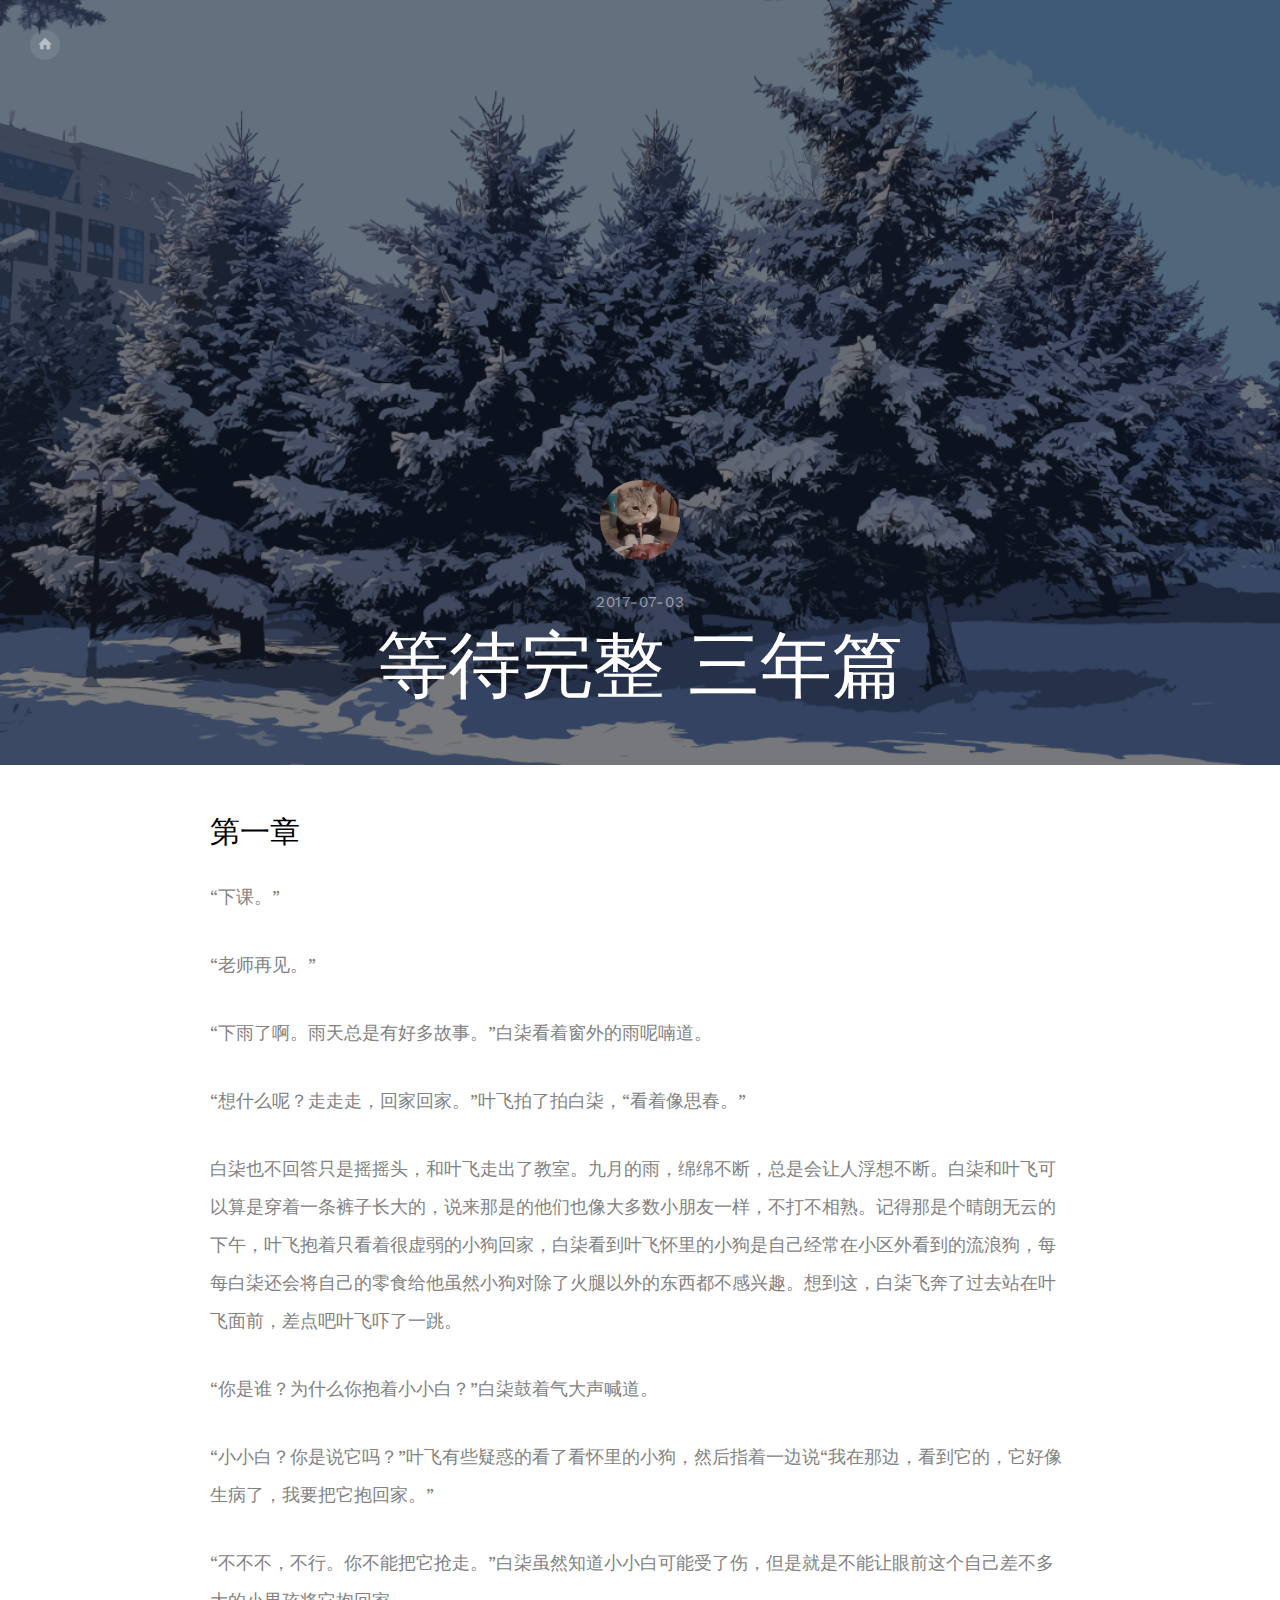
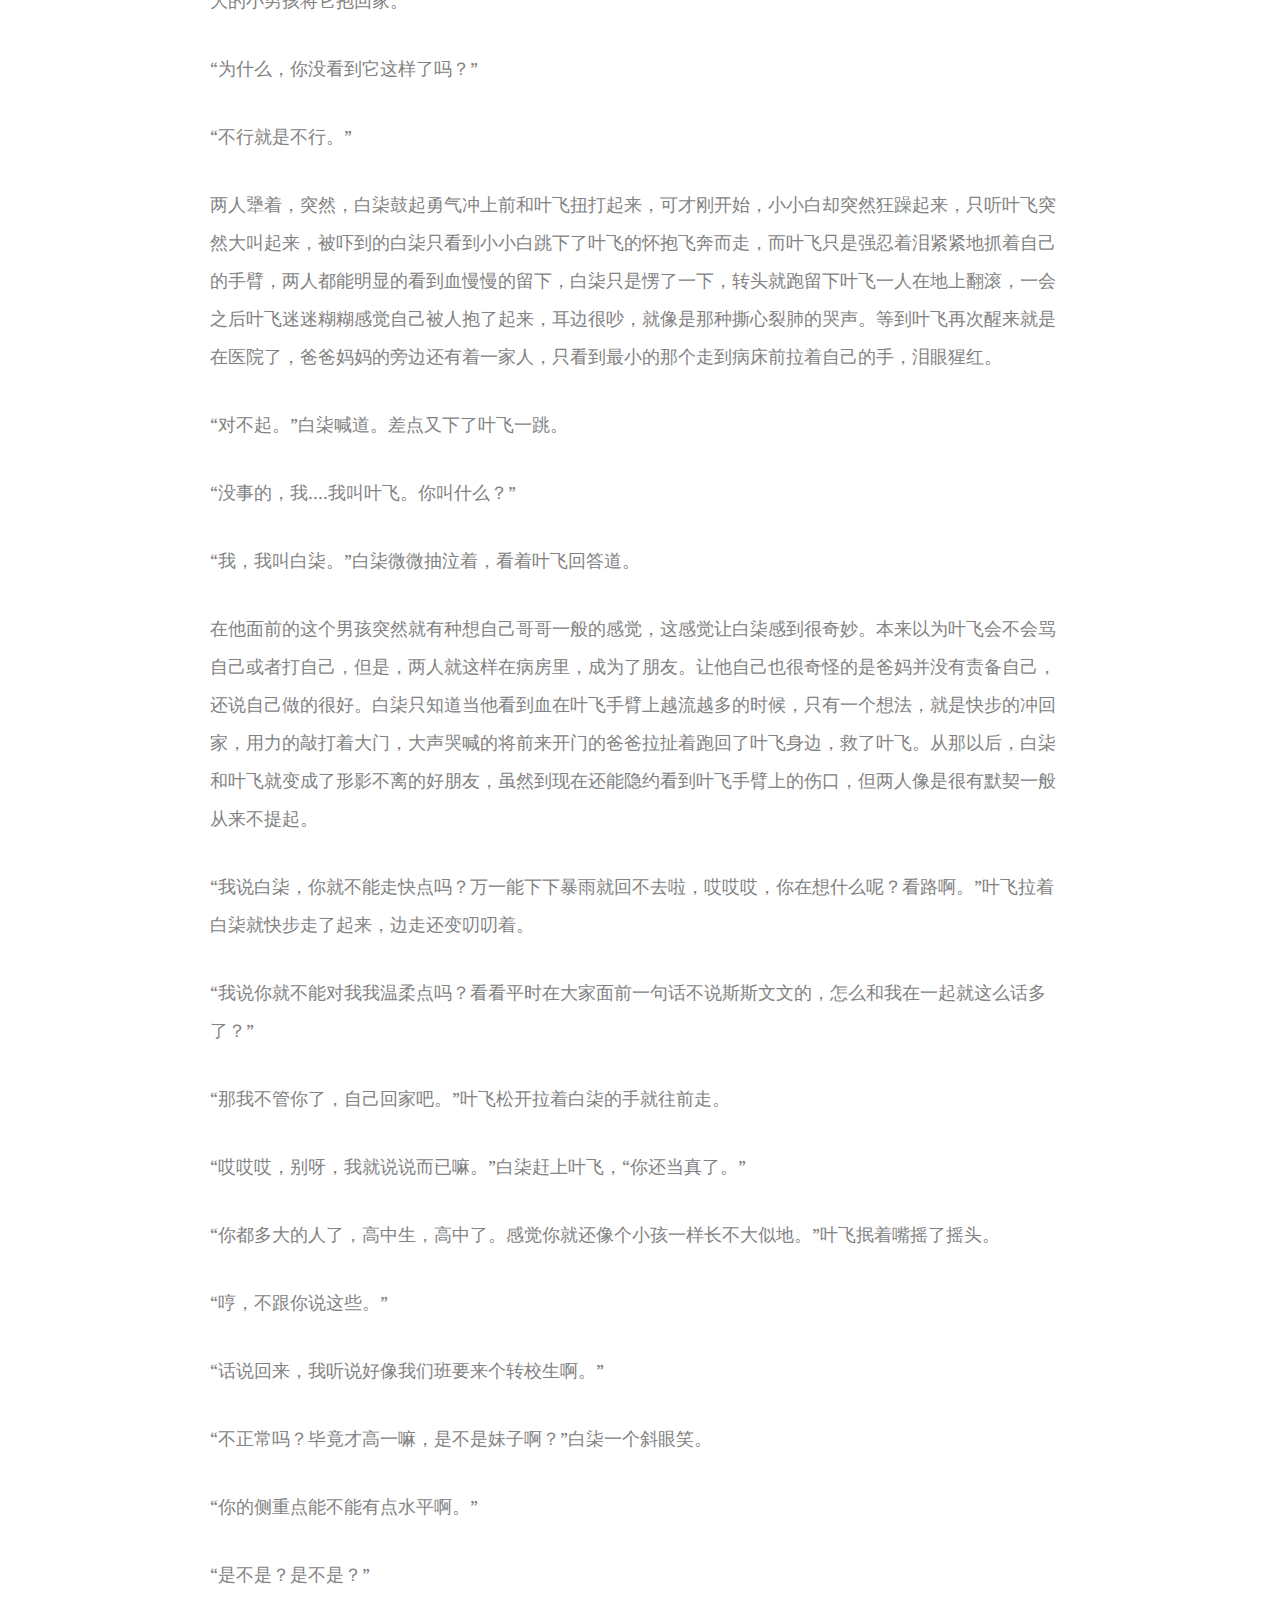
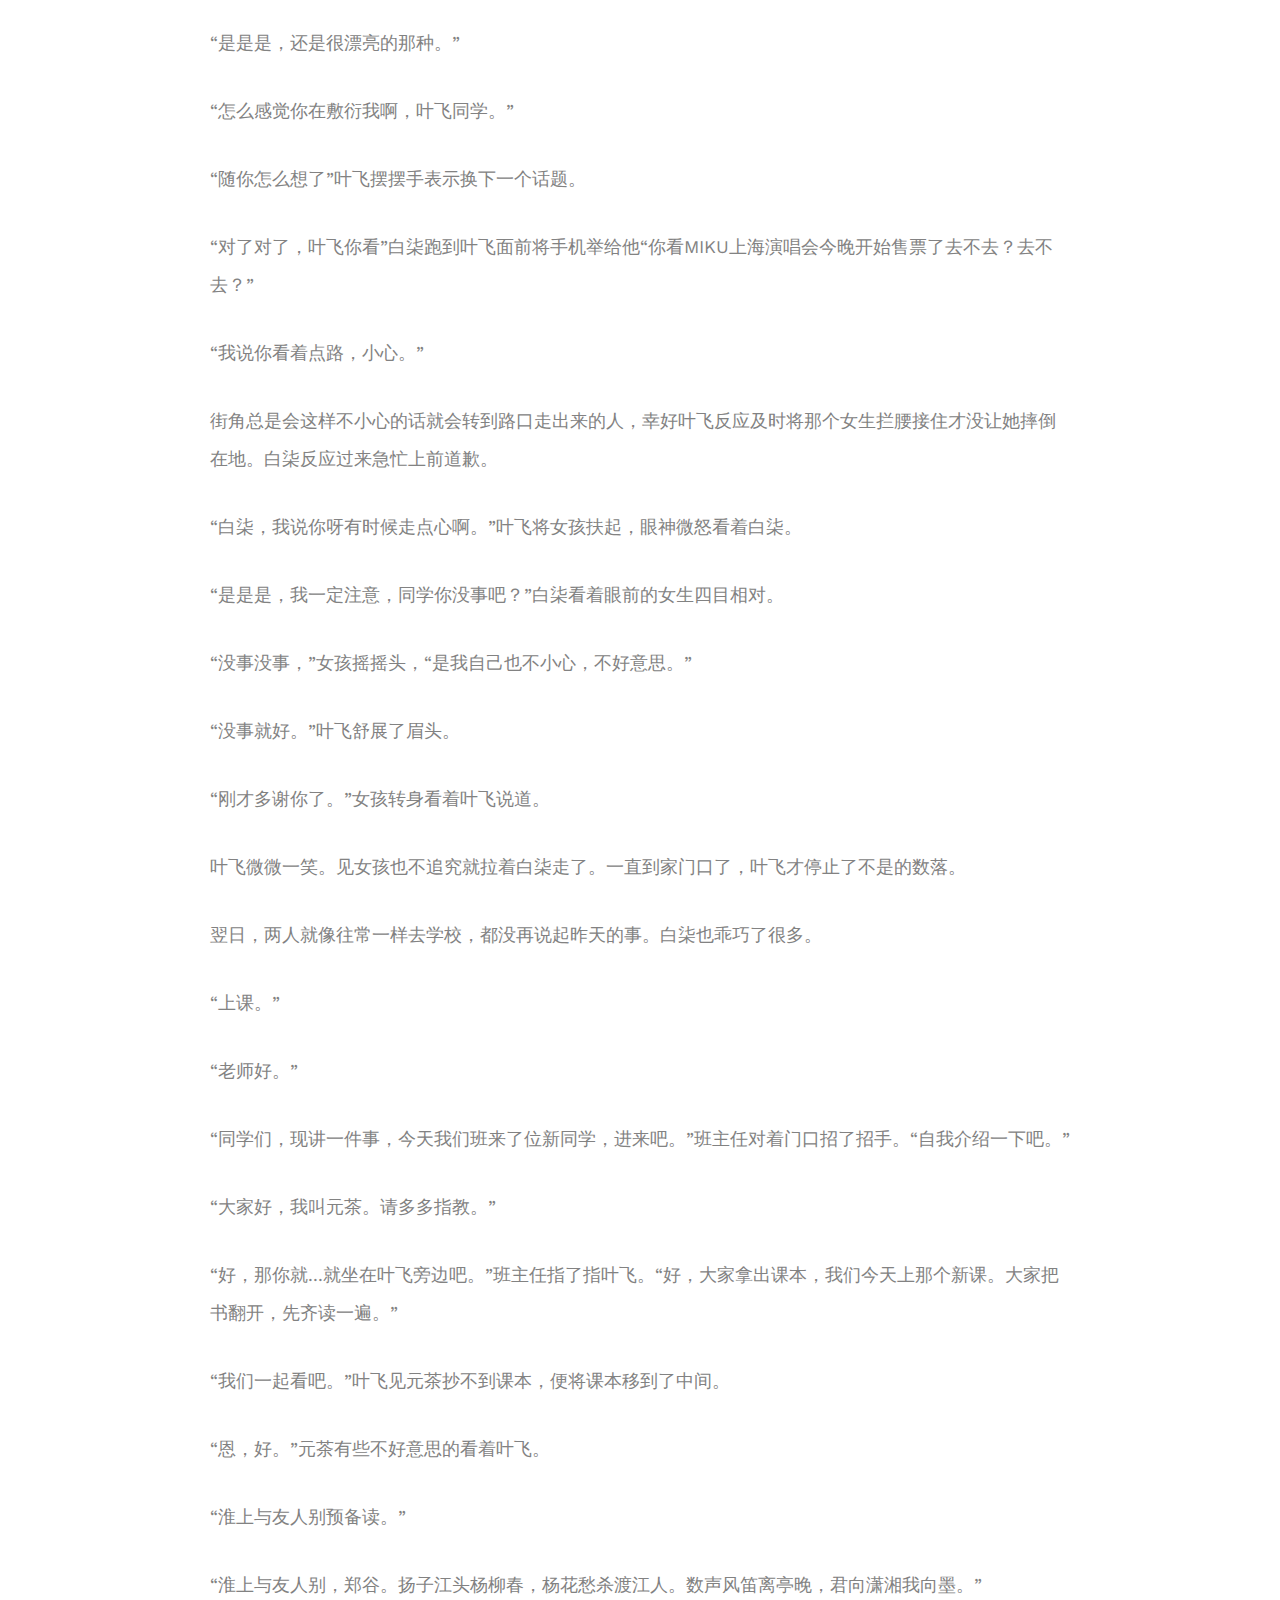
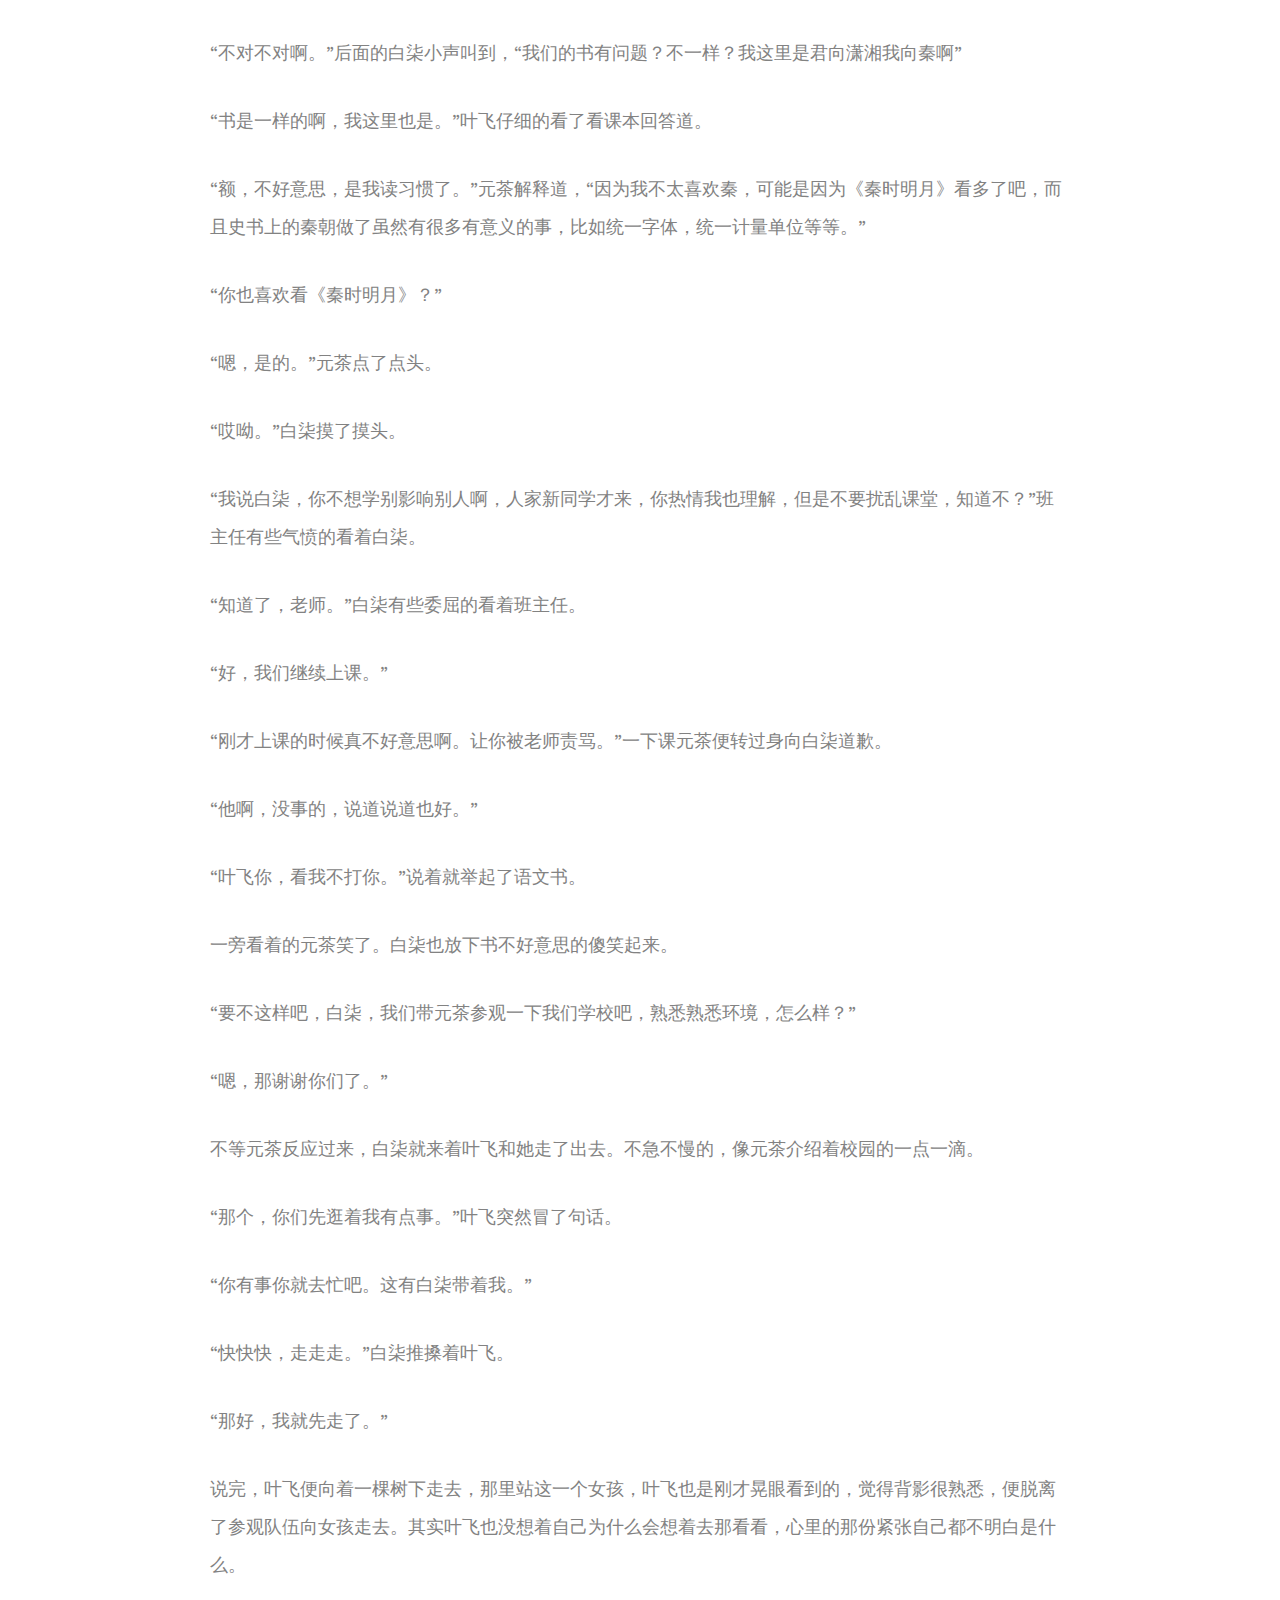
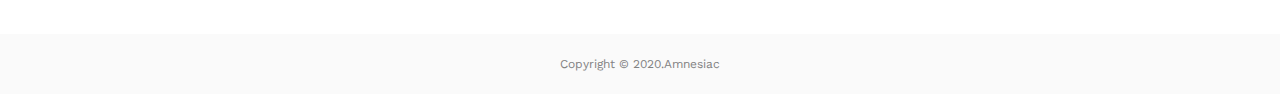
<file: html/One.html>
<!DOCTYPE HTML>
<html>
	<head>
	<meta charset="utf-8">
	<meta http-equiv="X-UA-Compatible" content="IE=edge">
	<title>第一章</title>
	<meta name="viewport" content="width=device-width, initial-scale=1">
	<meta name="description" content="" />
	<meta name="keywords" content="" />
	<meta name="author" content="" />
  	<!-- Facebook and Twitter integration -->
	<meta property="og:title" content=""/>
	<meta property="og:image" content=""/>
	<meta property="og:url" content=""/>
	<meta property="og:site_name" content=""/>
	<meta property="og:description" content=""/>
	<meta name="twitter:title" content="" />
	<meta name="twitter:image" content="" />
	<meta name="twitter:url" content="" />
	<meta name="twitter:card" content="" />

	<link href="https://fonts.googleapis.com/css?family=Work+Sans:300,400,500,700,800" rel="stylesheet">
	
	<!-- Animate.css -->
	<link rel="stylesheet" href="../css/animate.css">
	<!-- Icomoon Icon Fonts-->
	<link rel="stylesheet" href="../css/icomoon.css">
	<!-- Bootstrap  -->
	<link rel="stylesheet" href="../css/bootstrap.css">
	
	<!-- Theme style  -->
	<link rel="stylesheet" href="../css/style.css">

	<!-- Modernizr JS -->
	<script src="../js/modernizr-2.6.2.min.js"></script>
	<!-- FOR IE9 below -->
	<!--[if lt IE 9]>
	<script src="js/respond.min.js"></script>
	<![endif]-->

	</head>
	<body class="single">
		
	<div class="fh5co-loader"></div>
	
	<div id="page">
		<div id="fh5co-aside" style="background-image: url(../images/image_2.jpg)" data-stellar-background-ratio="0.5">
			<div class="overlay"></div>
			<nav role="navigation">
				<ul>
					<li><a href="../index.html"><i class="icon-home"></i></a></li>
				</ul>
			</nav>
			<div class="page-title">
				<img src="../images/person_1.jpg" alt="等待完整 三年篇">
				<span>2017-07-03</span>
				<h2>等待完整 三年篇</h2>
			</div>
		</div>
		<div id="fh5co-main-content">
			<div class="fh5co-post"> 
				<div class="fh5co-entry padding">
					<div>
						<h2>第一章</h2>
						<p></p>
						<p>
						“下课。”
						<p>
						“老师再见。”
						<p>
						“下雨了啊。雨天总是有好多故事。”白柒看着窗外的雨呢喃道。
						<p>
						“想什么呢？走走走，回家回家。”叶飞拍了拍白柒，“看着像思春。”
						
						
						
						<p>白柒也不回答只是摇摇头，和叶飞走出了教室。九月的雨，绵绵不断，总是会让人浮想不断。白柒和叶飞可以算是穿着一条裤子长大的，说来那是的他们也像大多数小朋友一样，不打不相熟。记得那是个晴朗无云的下午，叶飞抱着只看着很虚弱的小狗回家，白柒看到叶飞怀里的小狗是自己经常在小区外看到的流浪狗，每每白柒还会将自己的零食给他虽然小狗对除了火腿以外的东西都不感兴趣。想到这，白柒飞奔了过去站在叶飞面前，差点吧叶飞吓了一跳。
						
						
						<p>
						“你是谁？为什么你抱着小小白？”白柒鼓着气大声喊道。
						
						
						<p>
						“小小白？你是说它吗？”叶飞有些疑惑的看了看怀里的小狗，然后指着一边说“我在那边，看到它的，它好像生病了，我要把它抱回家。”
						
						
						<p>
						“不不不，不行。你不能把它抢走。”白柒虽然知道小小白可能受了伤，但是就是不能让眼前这个自己差不多大的小男孩将它抱回家。
						
						
						<p>
						“为什么，你没看到它这样了吗？”
						
						
						<p>
						“不行就是不行。”
						
						
						
						<p>两人犟着，突然，白柒鼓起勇气冲上前和叶飞扭打起来，可才刚开始，小小白却突然狂躁起来，只听叶飞突然大叫起来，被吓到的白柒只看到小小白跳下了叶飞的怀抱飞奔而走，而叶飞只是强忍着泪紧紧地抓着自己的手臂，两人都能明显的看到血慢慢的留下，白柒只是愣了一下，转头就跑留下叶飞一人在地上翻滚，一会之后叶飞迷迷糊糊感觉自己被人抱了起来，耳边很吵，就像是那种撕心裂肺的哭声。等到叶飞再次醒来就是在医院了，爸爸妈妈的旁边还有着一家人，只看到最小的那个走到病床前拉着自己的手，泪眼猩红。
						
						
						<p>
						“对不起。”白柒喊道。差点又下了叶飞一跳。
						
						
						<p>
						“没事的，我....我叫叶飞。你叫什么？”
						
						
						<p>
						“我，我叫白柒。”白柒微微抽泣着，看着叶飞回答道。
						
						
						
						<p>在他面前的这个男孩突然就有种想自己哥哥一般的感觉，这感觉让白柒感到很奇妙。本来以为叶飞会不会骂自己或者打自己，但是，两人就这样在病房里，成为了朋友。让他自己也很奇怪的是爸妈并没有责备自己，还说自己做的很好。白柒只知道当他看到血在叶飞手臂上越流越多的时候，只有一个想法，就是快步的冲回家，用力的敲打着大门，大声哭喊的将前来开门的爸爸拉扯着跑回了叶飞身边，救了叶飞。从那以后，白柒和叶飞就变成了形影不离的好朋友，虽然到现在还能隐约看到叶飞手臂上的伤口，但两人像是很有默契一般从来不提起。
						
						
						<p>
						“我说白柒，你就不能走快点吗？万一能下下暴雨就回不去啦，哎哎哎，你在想什么呢？看路啊。”叶飞拉着白柒就快步走了起来，边走还变叨叨着。
						
						
						<p>
						“我说你就不能对我我温柔点吗？看看平时在大家面前一句话不说斯斯文文的，怎么和我在一起就这么话多了？”
						
						
						<p>
						“那我不管你了，自己回家吧。”叶飞松开拉着白柒的手就往前走。
						
						
						<p>
						“哎哎哎，别呀，我就说说而已嘛。”白柒赶上叶飞，“你还当真了。”
						
						
						<p>
						“你都多大的人了，高中生，高中了。感觉你就还像个小孩一样长不大似地。”叶飞抿着嘴摇了摇头。
						
						
						<p>
						“哼，不跟你说这些。”
						
						
						<p>
						“话说回来，我听说好像我们班要来个转校生啊。”
						
						
						<p>
						“不正常吗？毕竟才高一嘛，是不是妹子啊？”白柒一个斜眼笑。
						
						
						<p>
						“你的侧重点能不能有点水平啊。”
						
						
						<p>
						“是不是？是不是？”
						
						
						<p>
						“是是是，还是很漂亮的那种。”
						
						
						<p>
						“怎么感觉你在敷衍我啊，叶飞同学。”
						
						
						<p>
						“随你怎么想了”叶飞摆摆手表示换下一个话题。
						
						
						<p>
						“对了对了，叶飞你看”白柒跑到叶飞面前将手机举给他“你看MIKU上海演唱会今晚开始售票了去不去？去不去？”
						
						
						<p>
						“我说你看着点路，小心。”
						
						
						<p>
						街角总是会这样不小心的话就会转到路口走出来的人，幸好叶飞反应及时将那个女生拦腰接住才没让她摔倒在地。白柒反应过来急忙上前道歉。
						
						
						<p>
						“白柒，我说你呀有时候走点心啊。”叶飞将女孩扶起，眼神微怒看着白柒。
						
						
						<p>
						“是是是，我一定注意，同学你没事吧？”白柒看着眼前的女生四目相对。
						
						
						<p>
						“没事没事，”女孩摇摇头，“是我自己也不小心，不好意思。”
						
						
						<p>
						“没事就好。”叶飞舒展了眉头。
						
						
						<p>
						“刚才多谢你了。”女孩转身看着叶飞说道。
						
						
						<p>
						叶飞微微一笑。见女孩也不追究就拉着白柒走了。一直到家门口了，叶飞才停止了不是的数落。
						
						
						<p>
						翌日，两人就像往常一样去学校，都没再说起昨天的事。白柒也乖巧了很多。
						
						
						<p>
						“上课。”
						
						
						<p>
						“老师好。”
						
						
						<p>
						“同学们，现讲一件事，今天我们班来了位新同学，进来吧。”班主任对着门口招了招手。“自我介绍一下吧。”
						
						
						<p>
						“大家好，我叫元茶。请多多指教。”
						
						
						<p>
						“好，那你就...就坐在叶飞旁边吧。”班主任指了指叶飞。“好，大家拿出课本，我们今天上那个新课。大家把书翻开，先齐读一遍。”
						
						
						<p>
						“我们一起看吧。”叶飞见元茶抄不到课本，便将课本移到了中间。
						
						
						<p>
						“恩，好。”元茶有些不好意思的看着叶飞。
						
						
						<p>
						“淮上与友人别预备读。”
						
						
						<p>
						“淮上与友人别，郑谷。扬子江头杨柳春，杨花愁杀渡江人。数声风笛离亭晚，君向潇湘我向墨。”
						
						
						<p>
						“不对不对啊。”后面的白柒小声叫到，“我们的书有问题？不一样？我这里是君向潇湘我向秦啊”
						
						
						<p>
						“书是一样的啊，我这里也是。”叶飞仔细的看了看课本回答道。
						
						
						
						<p>“额，不好意思，是我读习惯了。”元茶解释道，“因为我不太喜欢秦，可能是因为《秦时明月》看多了吧，而且史书上的秦朝做了虽然有很多有意义的事，比如统一字体，统一计量单位等等。”
						
						
						<p>
						“你也喜欢看《秦时明月》？”
						
						
						<p>
						“嗯，是的。”元茶点了点头。
						
						
						<p>
						“哎呦。”白柒摸了摸头。
						
						<p>
						“我说白柒，你不想学别影响别人啊，人家新同学才来，你热情我也理解，但是不要扰乱课堂，知道不？”班主任有些气愤的看着白柒。
						
						
						<p>
						“知道了，老师。”白柒有些委屈的看着班主任。
						
						
						<p>
						“好，我们继续上课。”
						
						
						<p>
						“刚才上课的时候真不好意思啊。让你被老师责骂。”一下课元茶便转过身向白柒道歉。
						
						
						<p>
						“他啊，没事的，说道说道也好。”
						
						
						<p>
						“叶飞你，看我不打你。”说着就举起了语文书。
						
						
						<p>
						一旁看着的元茶笑了。白柒也放下书不好意思的傻笑起来。
						
						
						<p>
						“要不这样吧，白柒，我们带元茶参观一下我们学校吧，熟悉熟悉环境，怎么样？”
						
						
						<p>
						“嗯，那谢谢你们了。”
						
						
						<p>
						不等元茶反应过来，白柒就来着叶飞和她走了出去。不急不慢的，像元茶介绍着校园的一点一滴。
						
						
						<p>
						“那个，你们先逛着我有点事。”叶飞突然冒了句话。
						
						
						<p>
						“你有事你就去忙吧。这有白柒带着我。”
						
						
						<p>
						“快快快，走走走。”白柒推搡着叶飞。
						
						
						<p>
						“那好，我就先走了。”
						
						
						
						<p>说完，叶飞便向着一棵树下走去，那里站这一个女孩，叶飞也是刚才晃眼看到的，觉得背影很熟悉，便脱离了参观队伍向女孩走去。其实叶飞也没想着自己为什么会想着去那看看，心里的那份紧张自己都不明白是什么。</P>

					</div>
				</div>
				
				

			</div>
		</div>
	</div>

<!-- 	<div class="fh5co-navigation">
		<div class="fh5co-cover prev fh5co-cover-sm" style="background-image: url(images/project-4.jpg)">
			<div class="overlay"></div>

			<a class="copy" href="#">
				<div class="display-t">
					<div class="display-tc">
						<div>
							<span>Previous Post</span>
							<h2>How to be an affective web developer</h2>
						</div>
					</div>
				</div>
			</a>

		</div>
		<div class="fh5co-cover next fh5co-cover-sm" style="background-image: url(images/project-5.jpg)">
			<div class="overlay"></div>
			<a class="copy" href="#">
				<div class="display-t">
					<div class="display-tc">
						<div>
							<span>Next Post</span>
							<h2>How to be an affective web developer</h2>
						</div>
					</div>
				</div>
			</a>

		</div>
	</div> -->

<footer>
		<div>
					Copyright &copy; 2020.Amnesiac
					</div>
				</footer>

	<div class="gototop js-top">
		<a href="#" class="js-gotop"><i class="icon-arrow-up"></i></a>
	</div>
	
	<!-- jQuery -->
	<script src="../js/jquery.min.js"></script>
	<!-- jQuery Easing -->
	<script src="../js/jquery.easing.1.3.js"></script>
	<!-- Bootstrap -->
	<script src="../js/bootstrap.min.js"></script>
	<!-- Waypoints -->
	<script src="../js/jquery.waypoints.min.js"></script>
	<!-- Stellar Parallax -->
	<script src="../js/jquery.stellar.min.js"></script>
	<!-- Main -->
	<script src="../js/main.js"></script>

	</body>
</html>
</file>
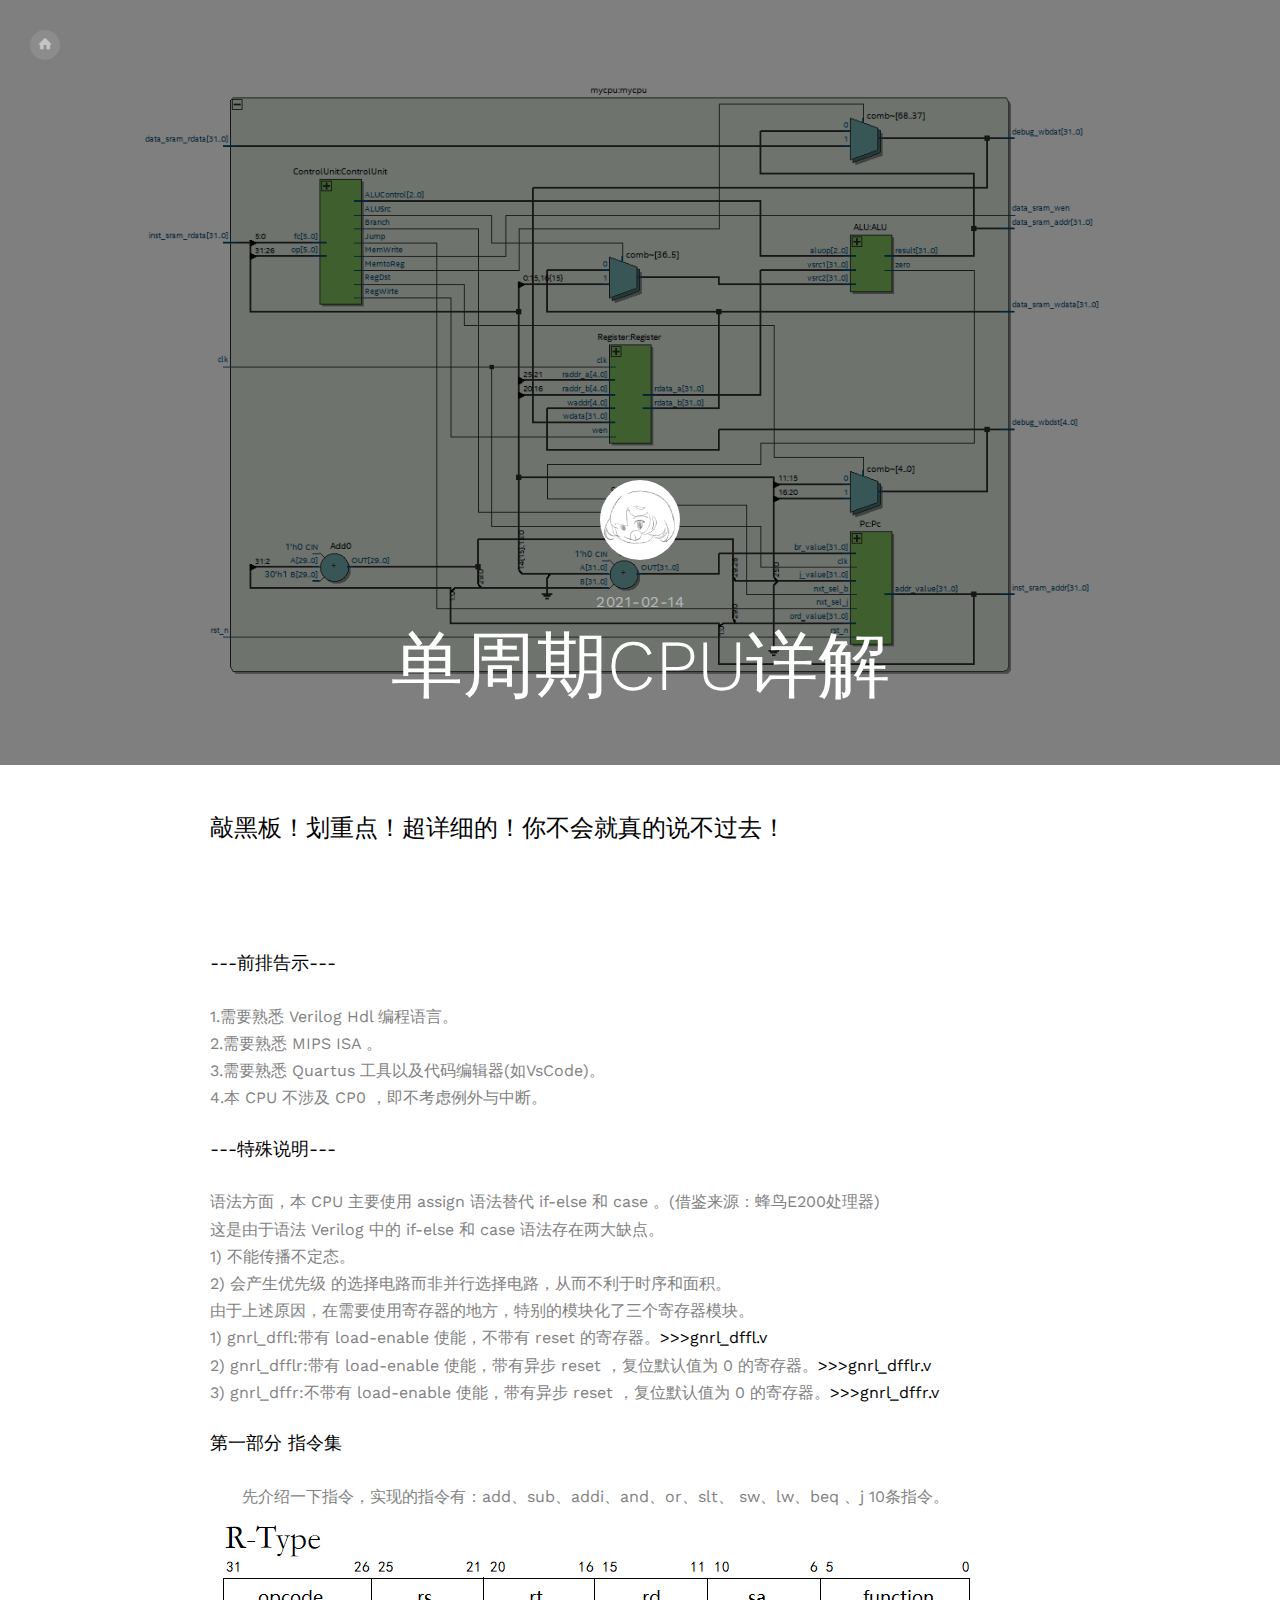
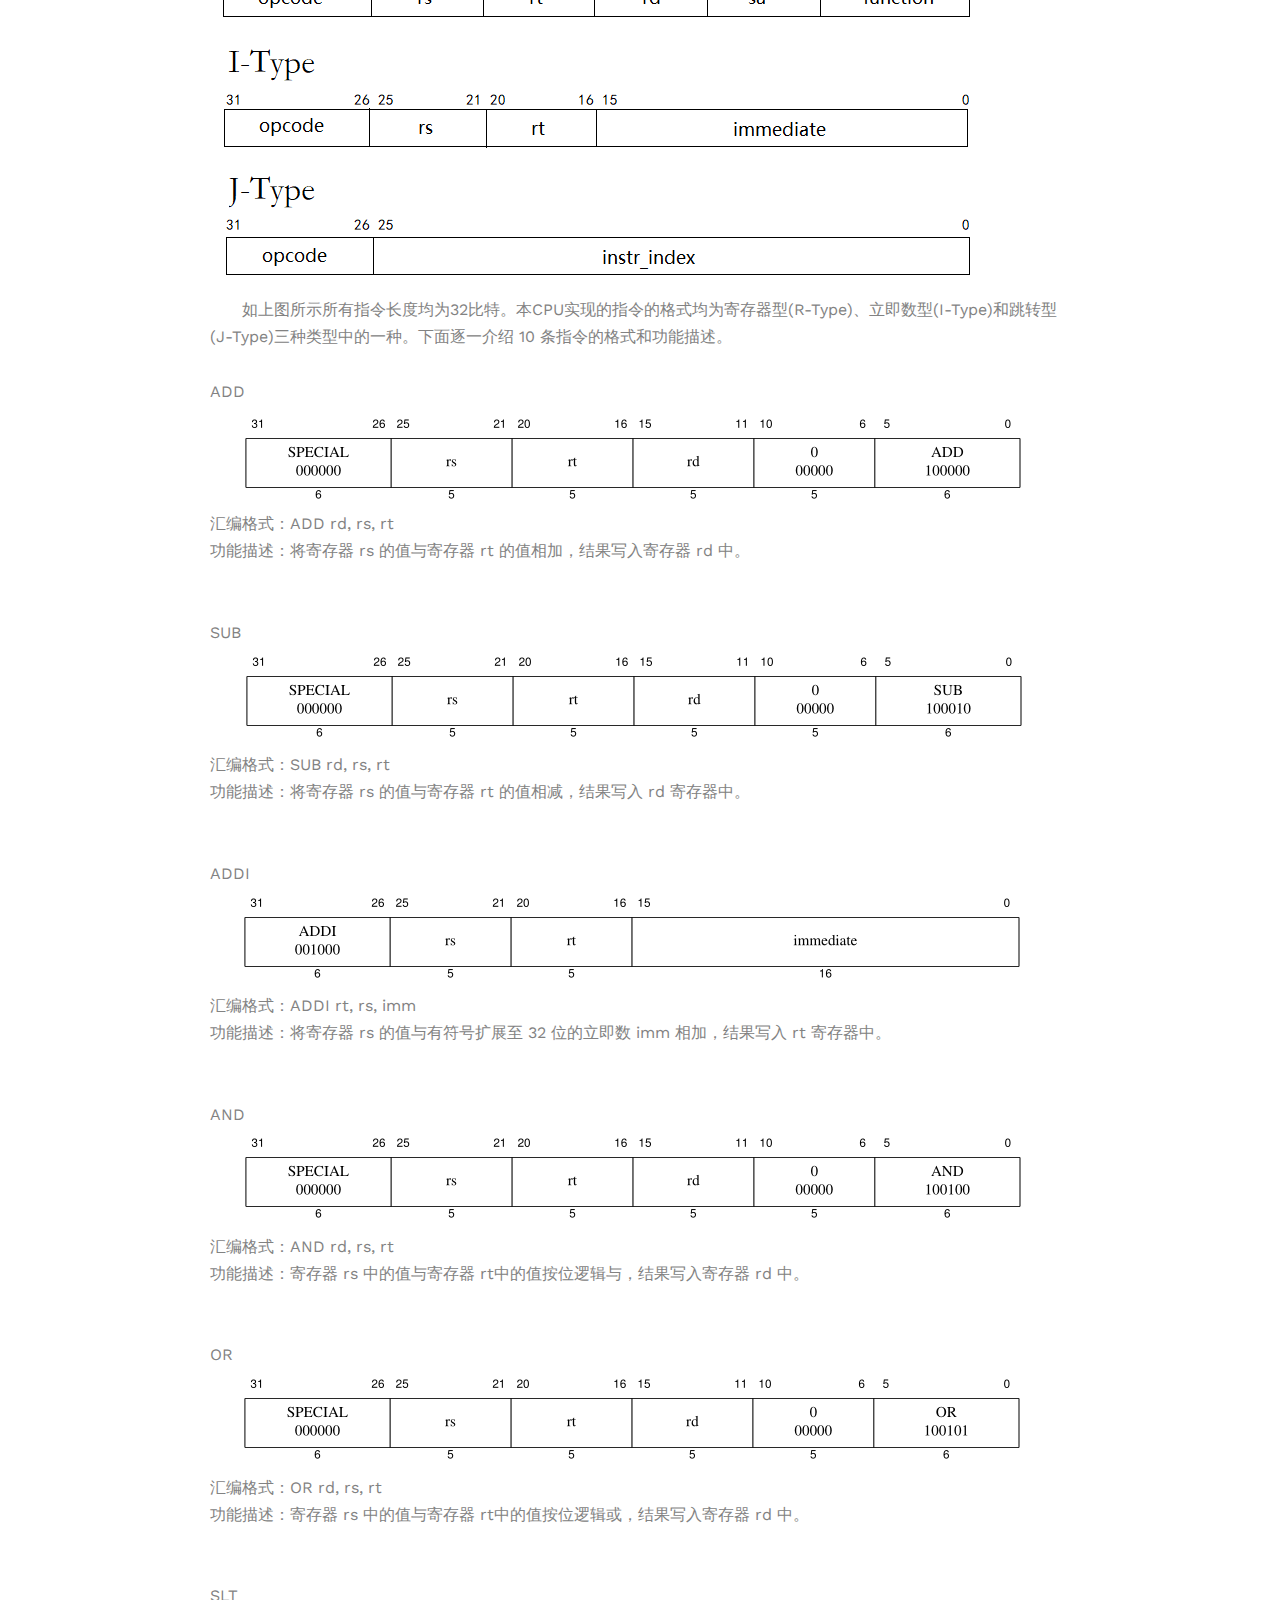
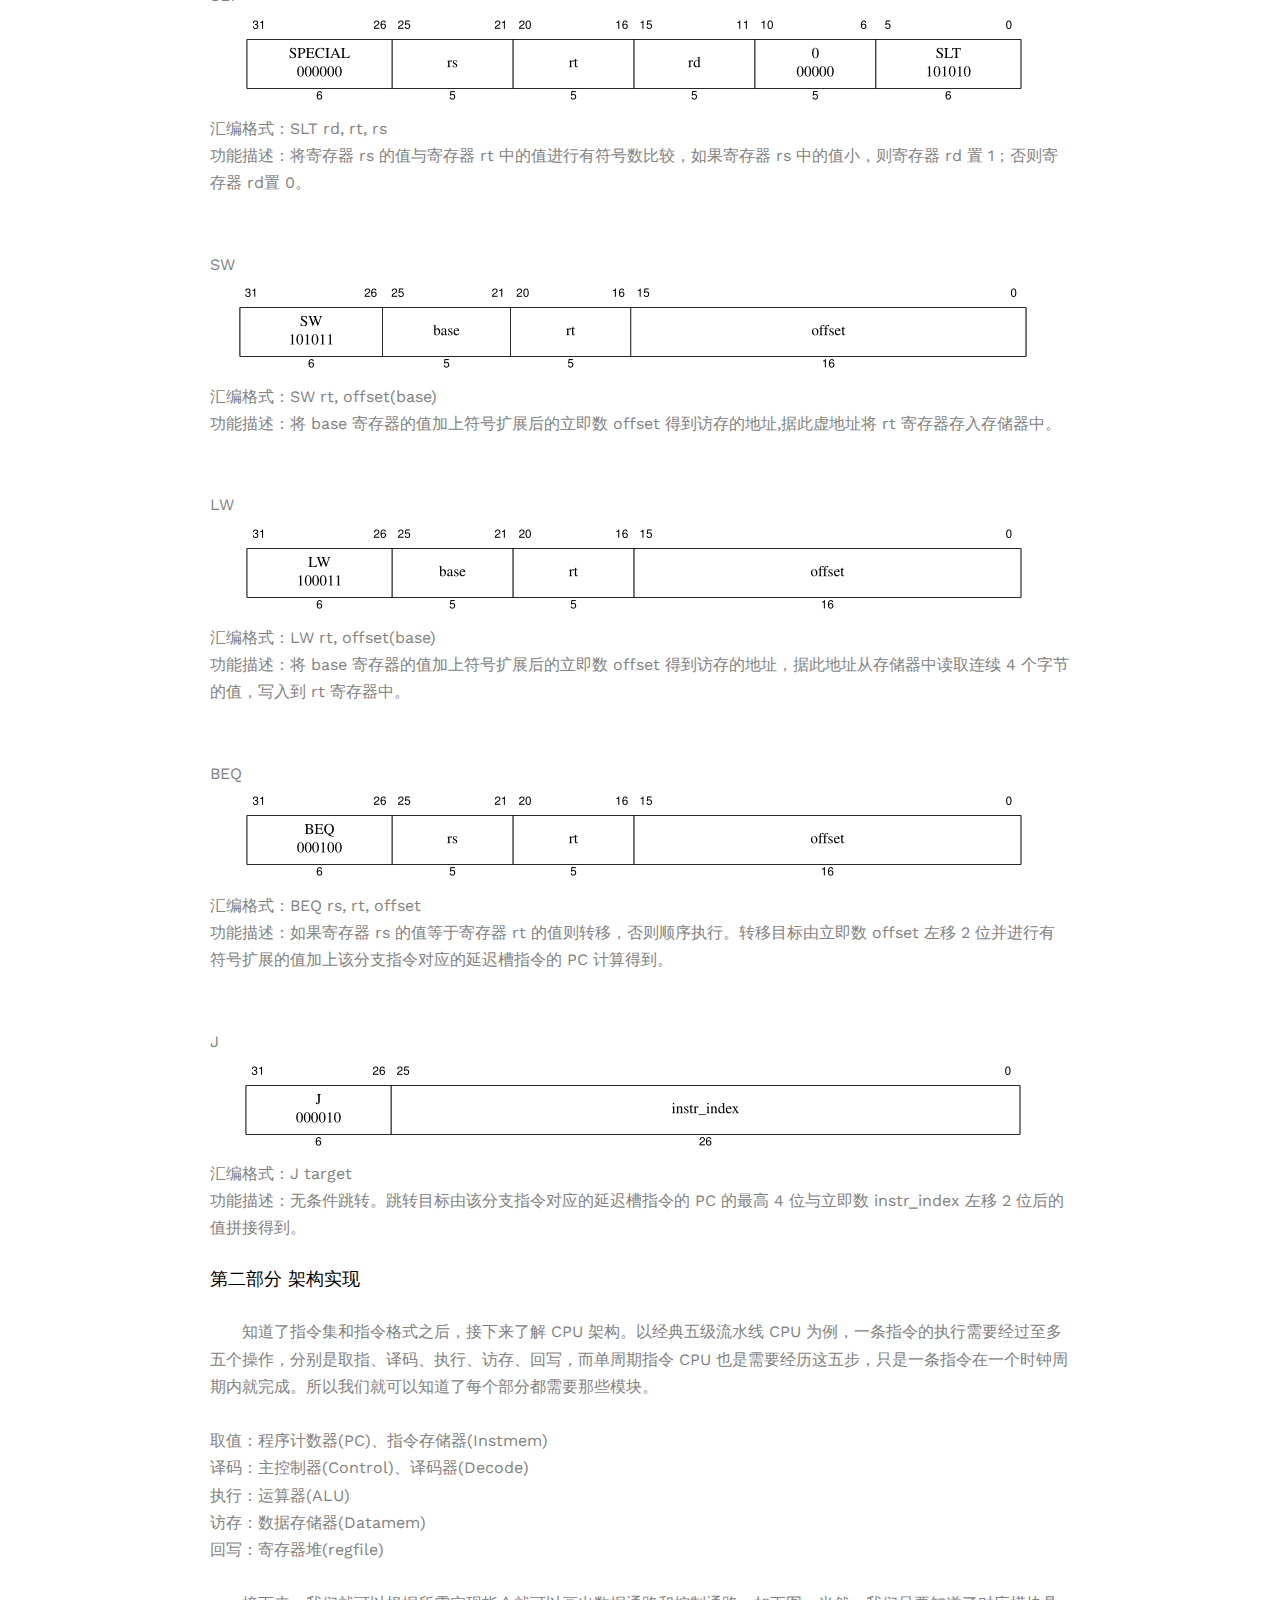
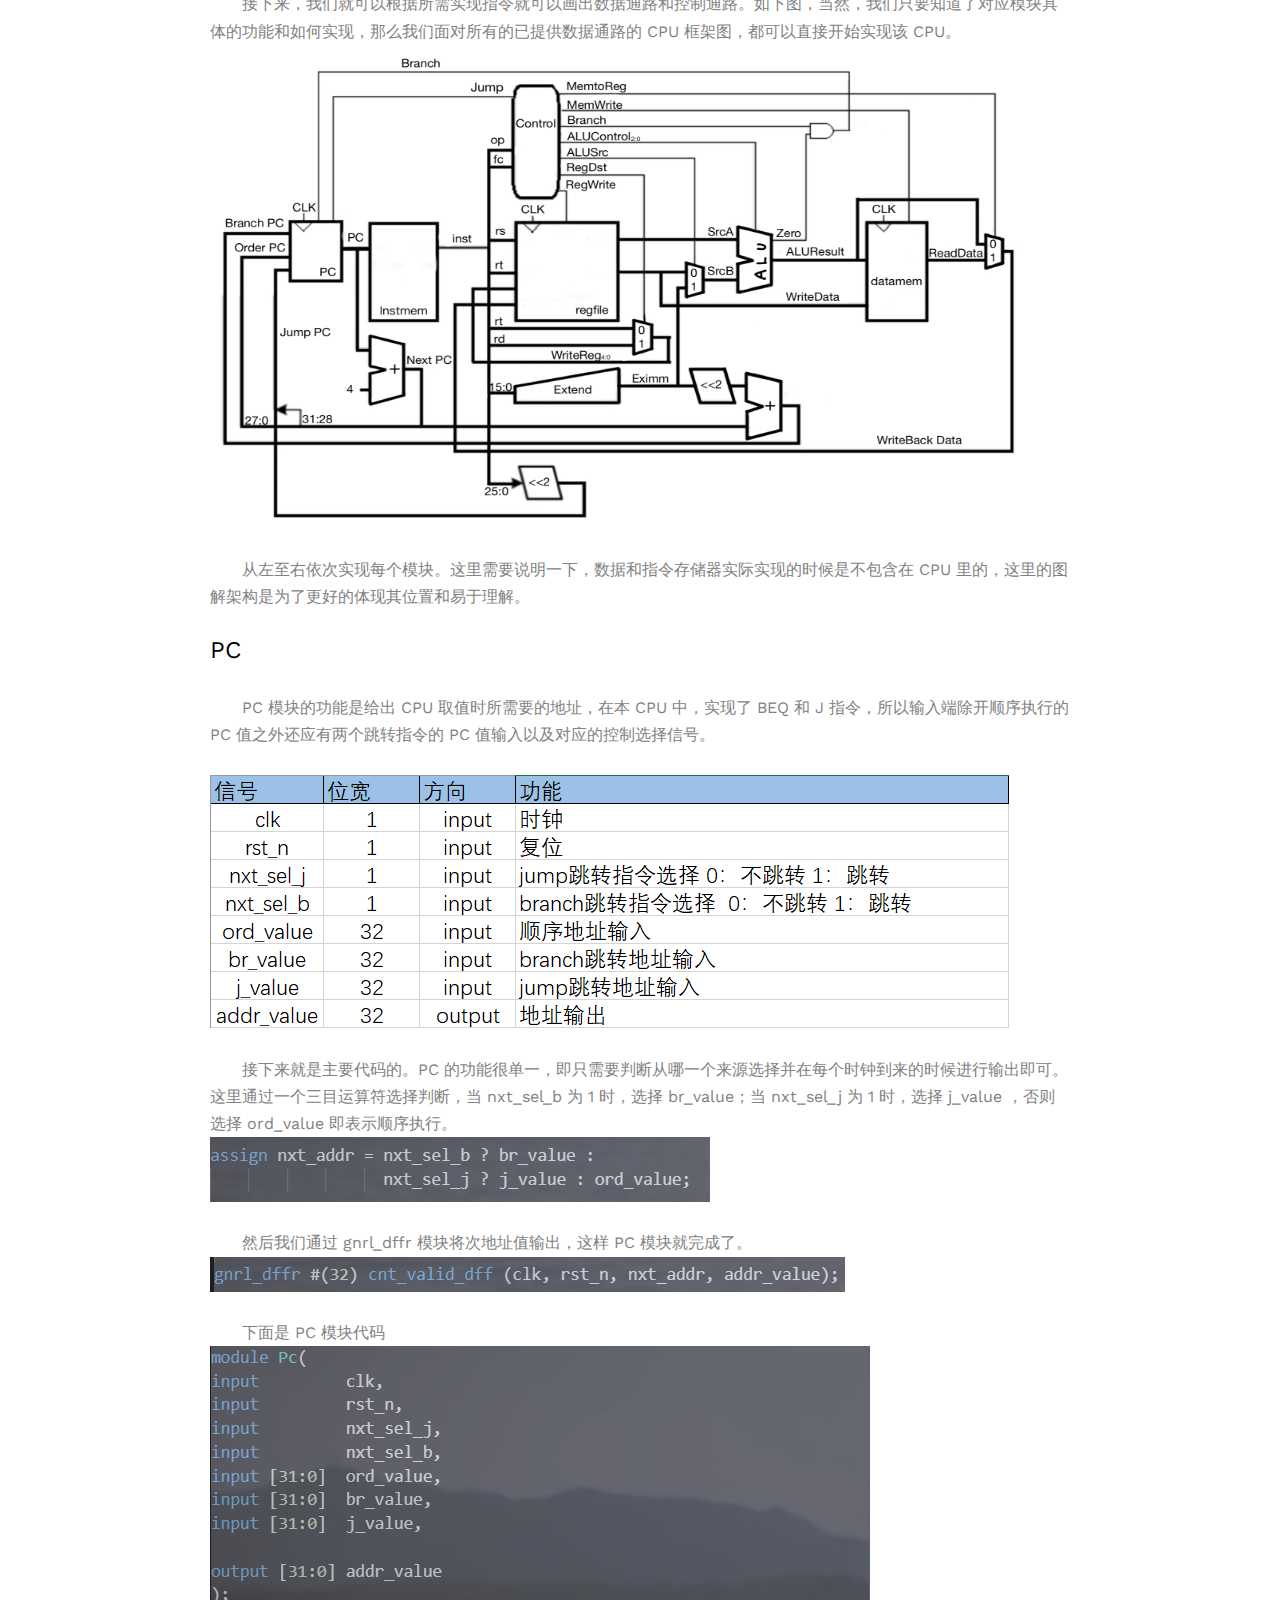
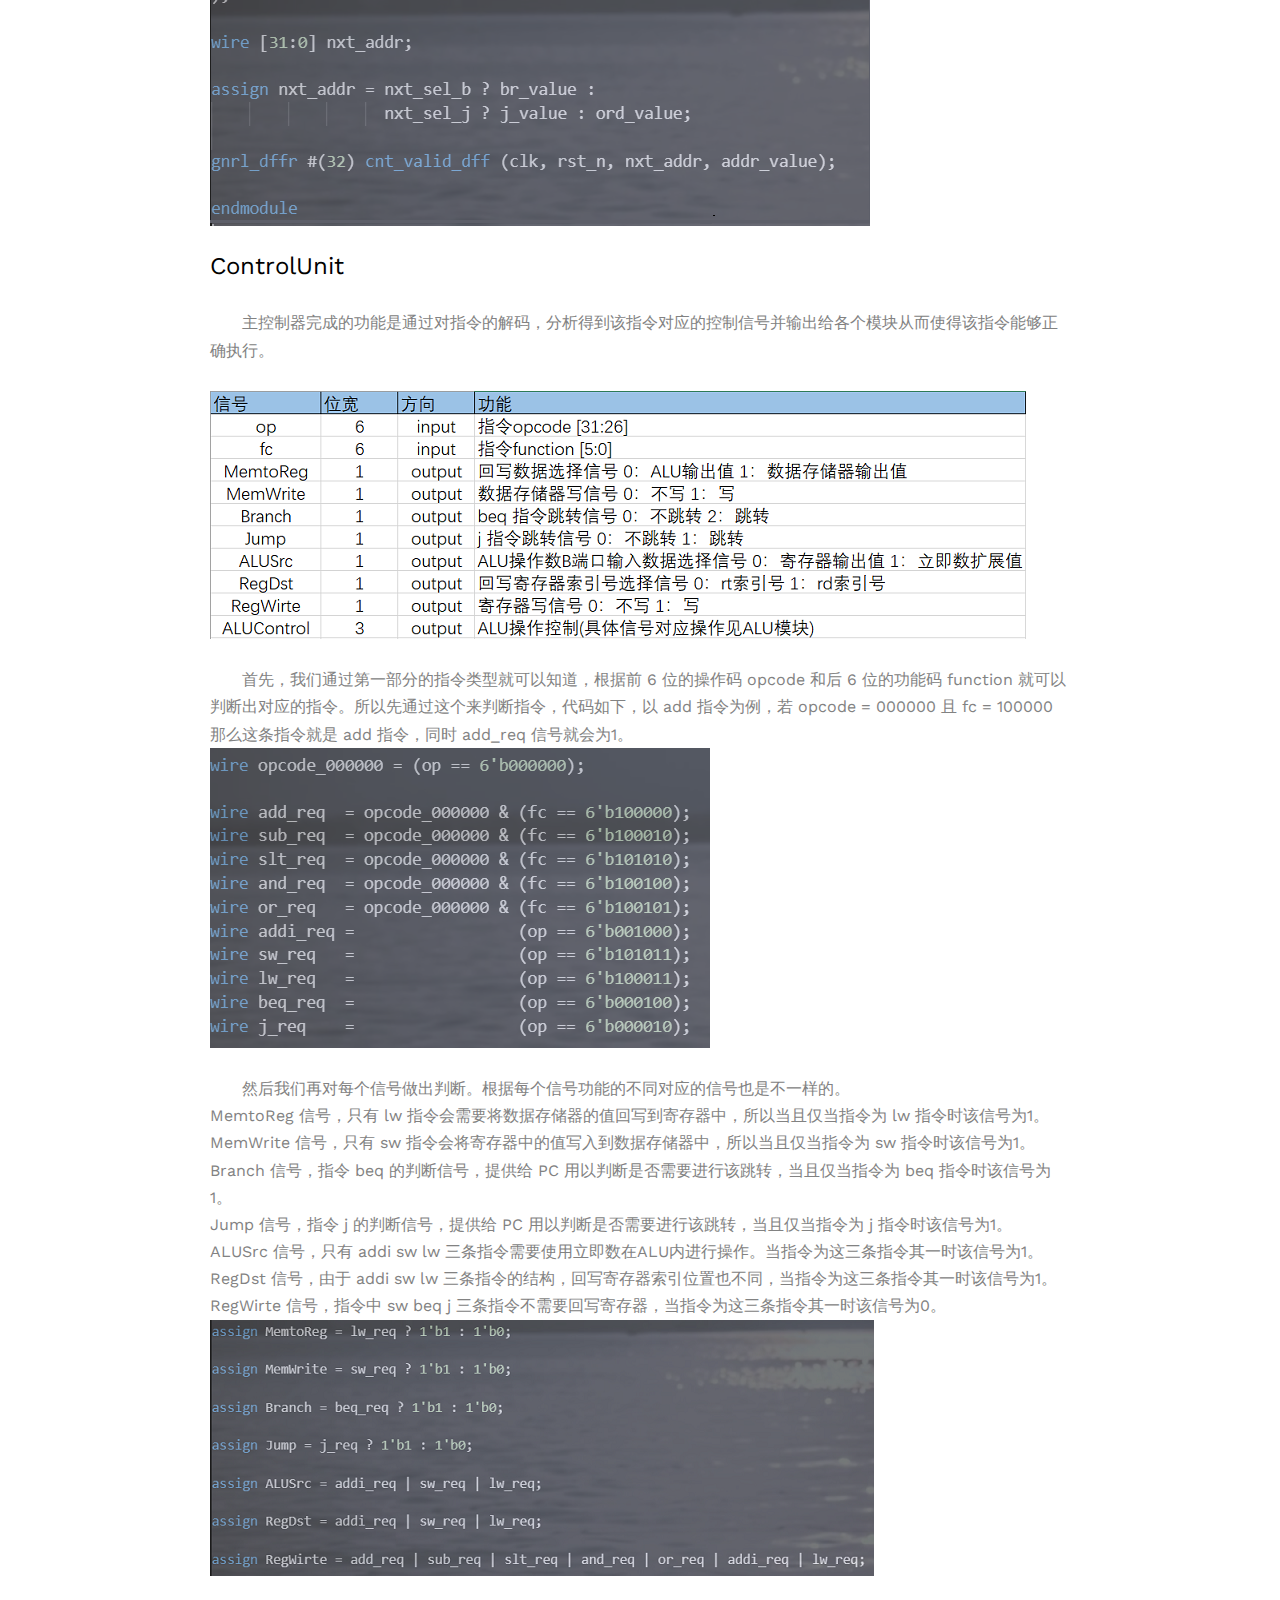
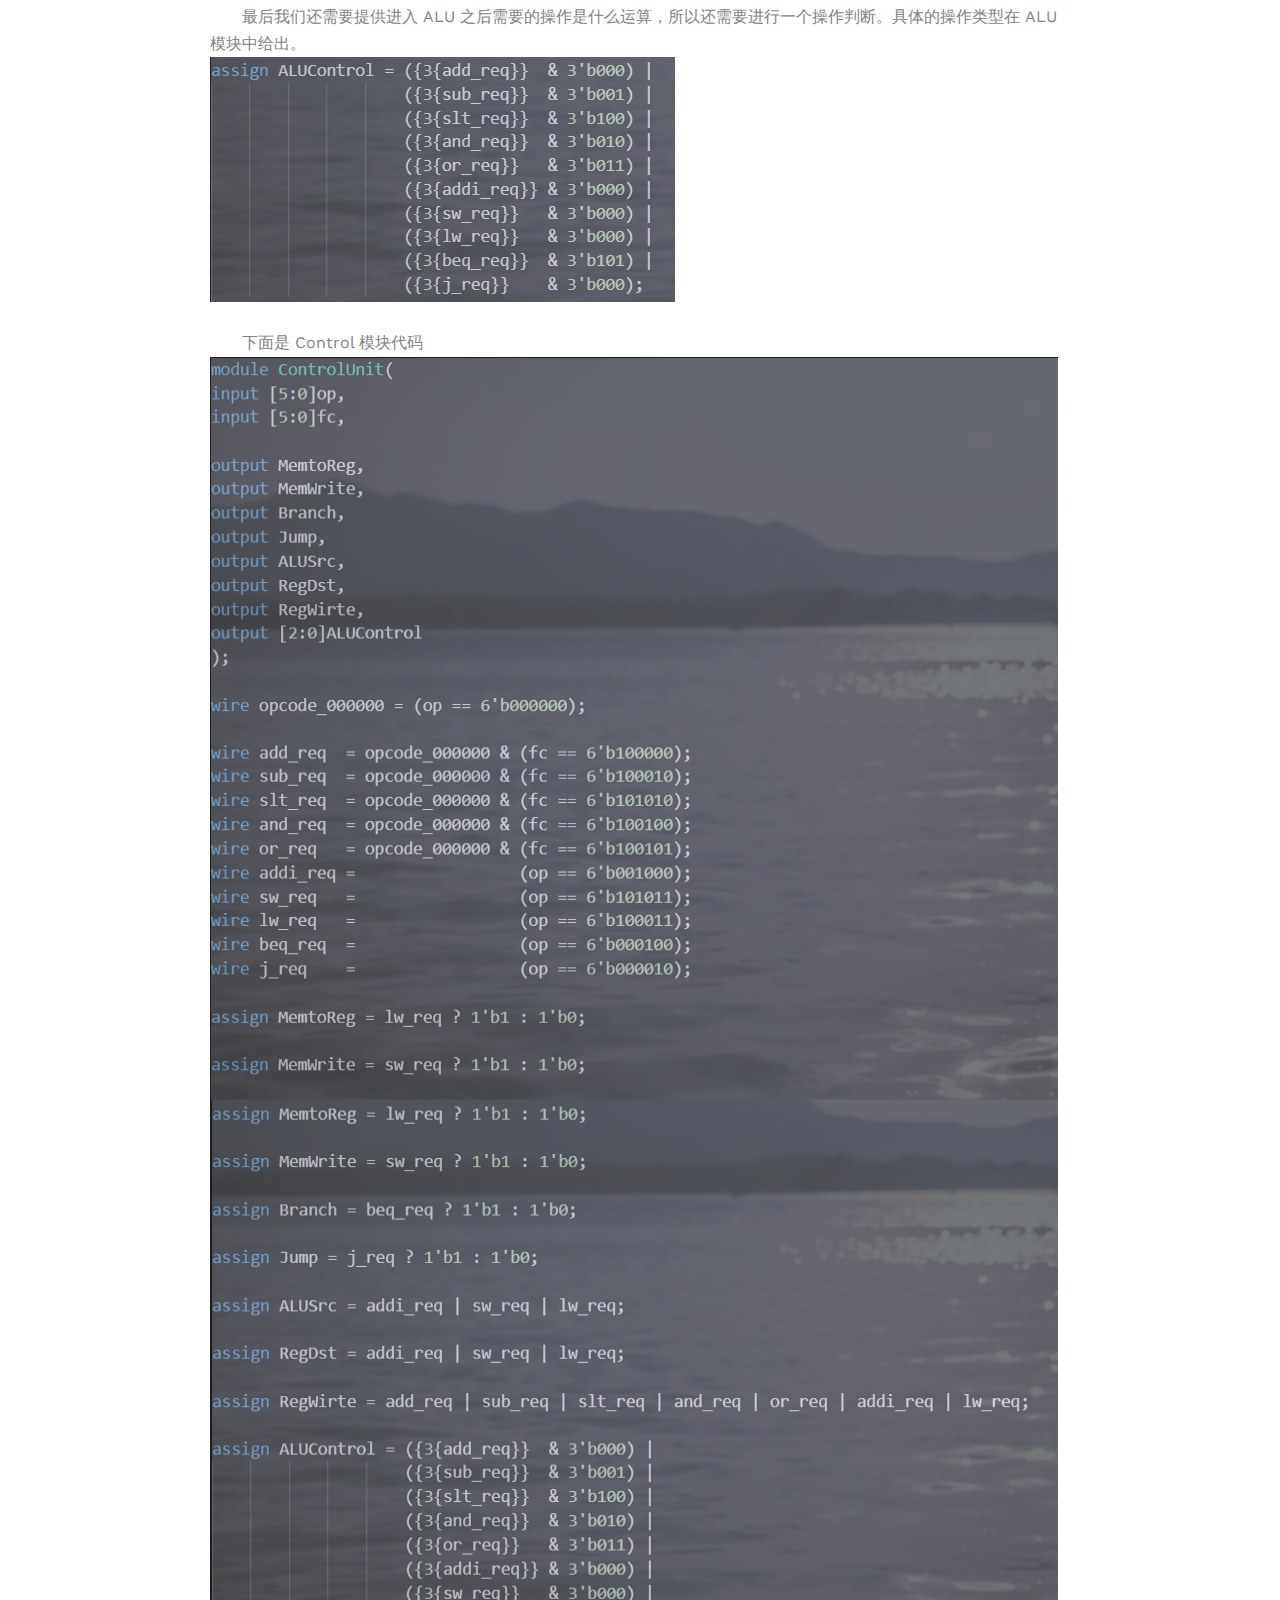
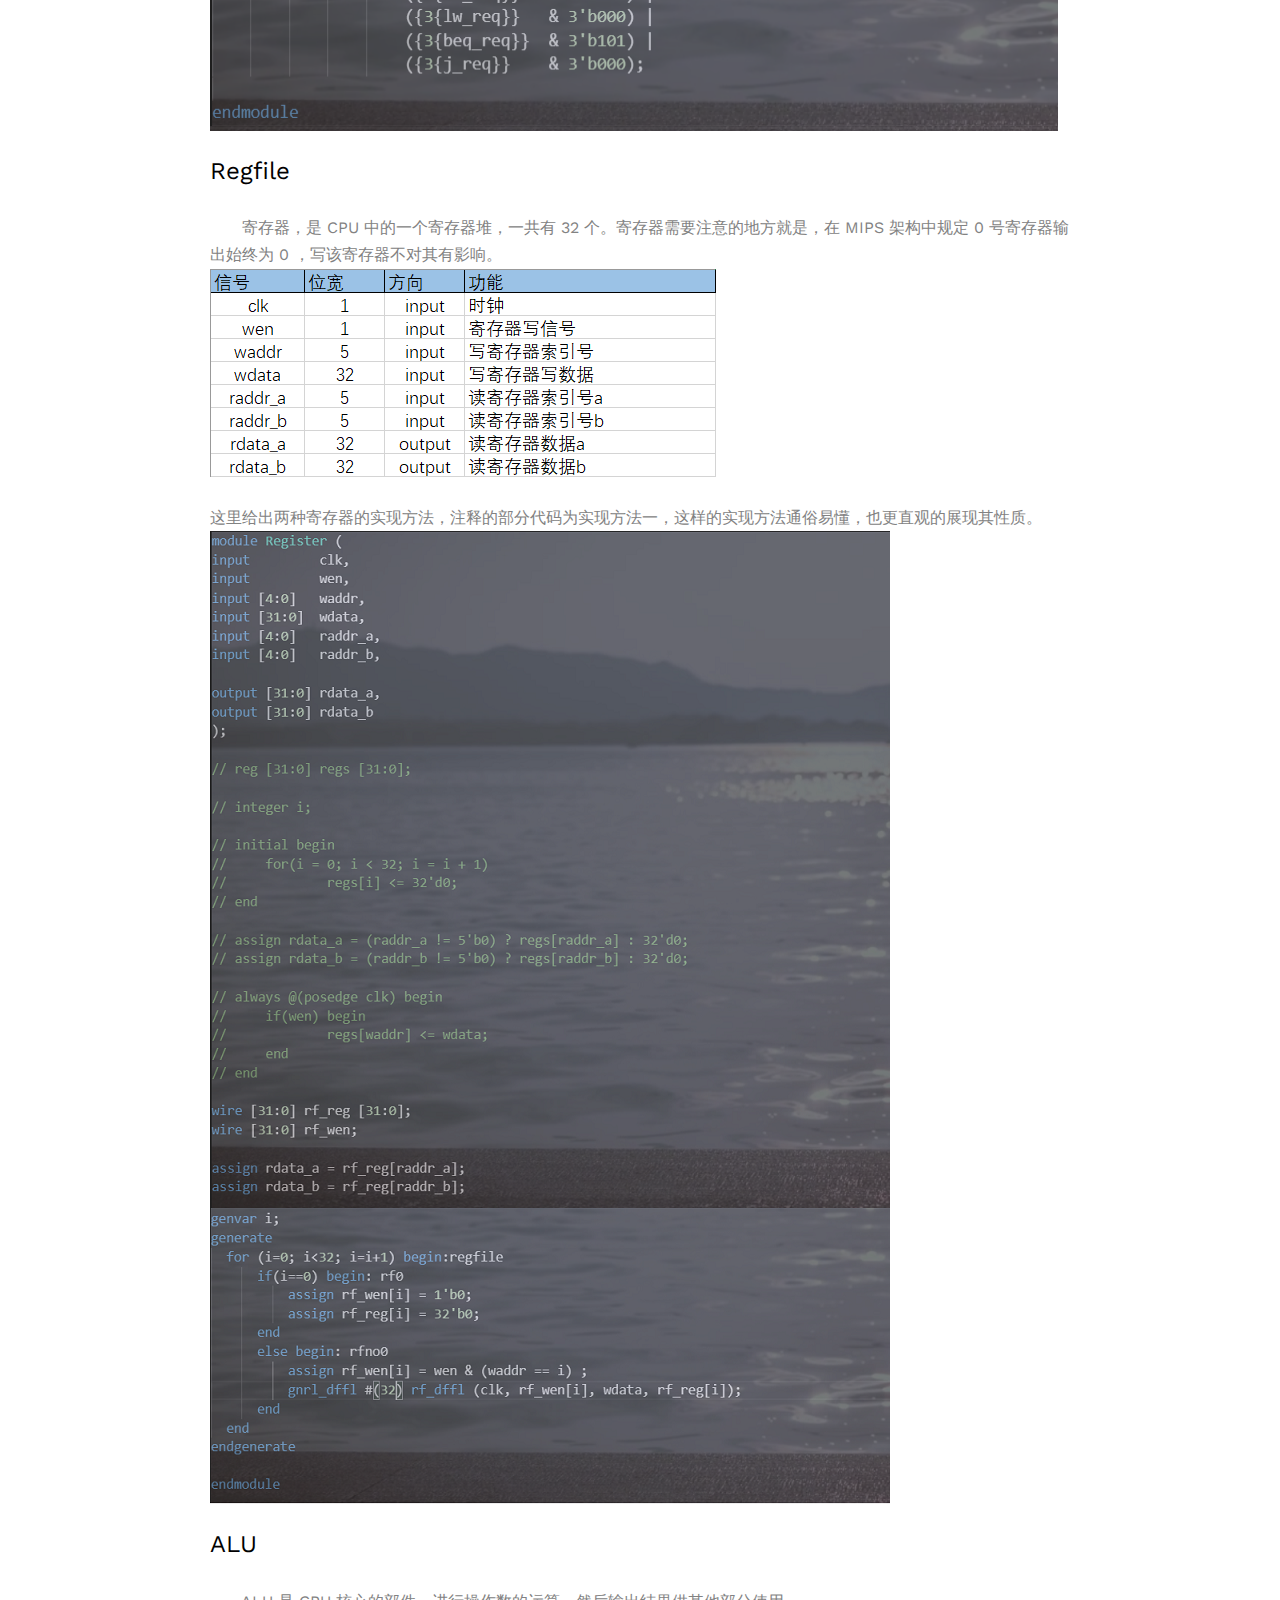
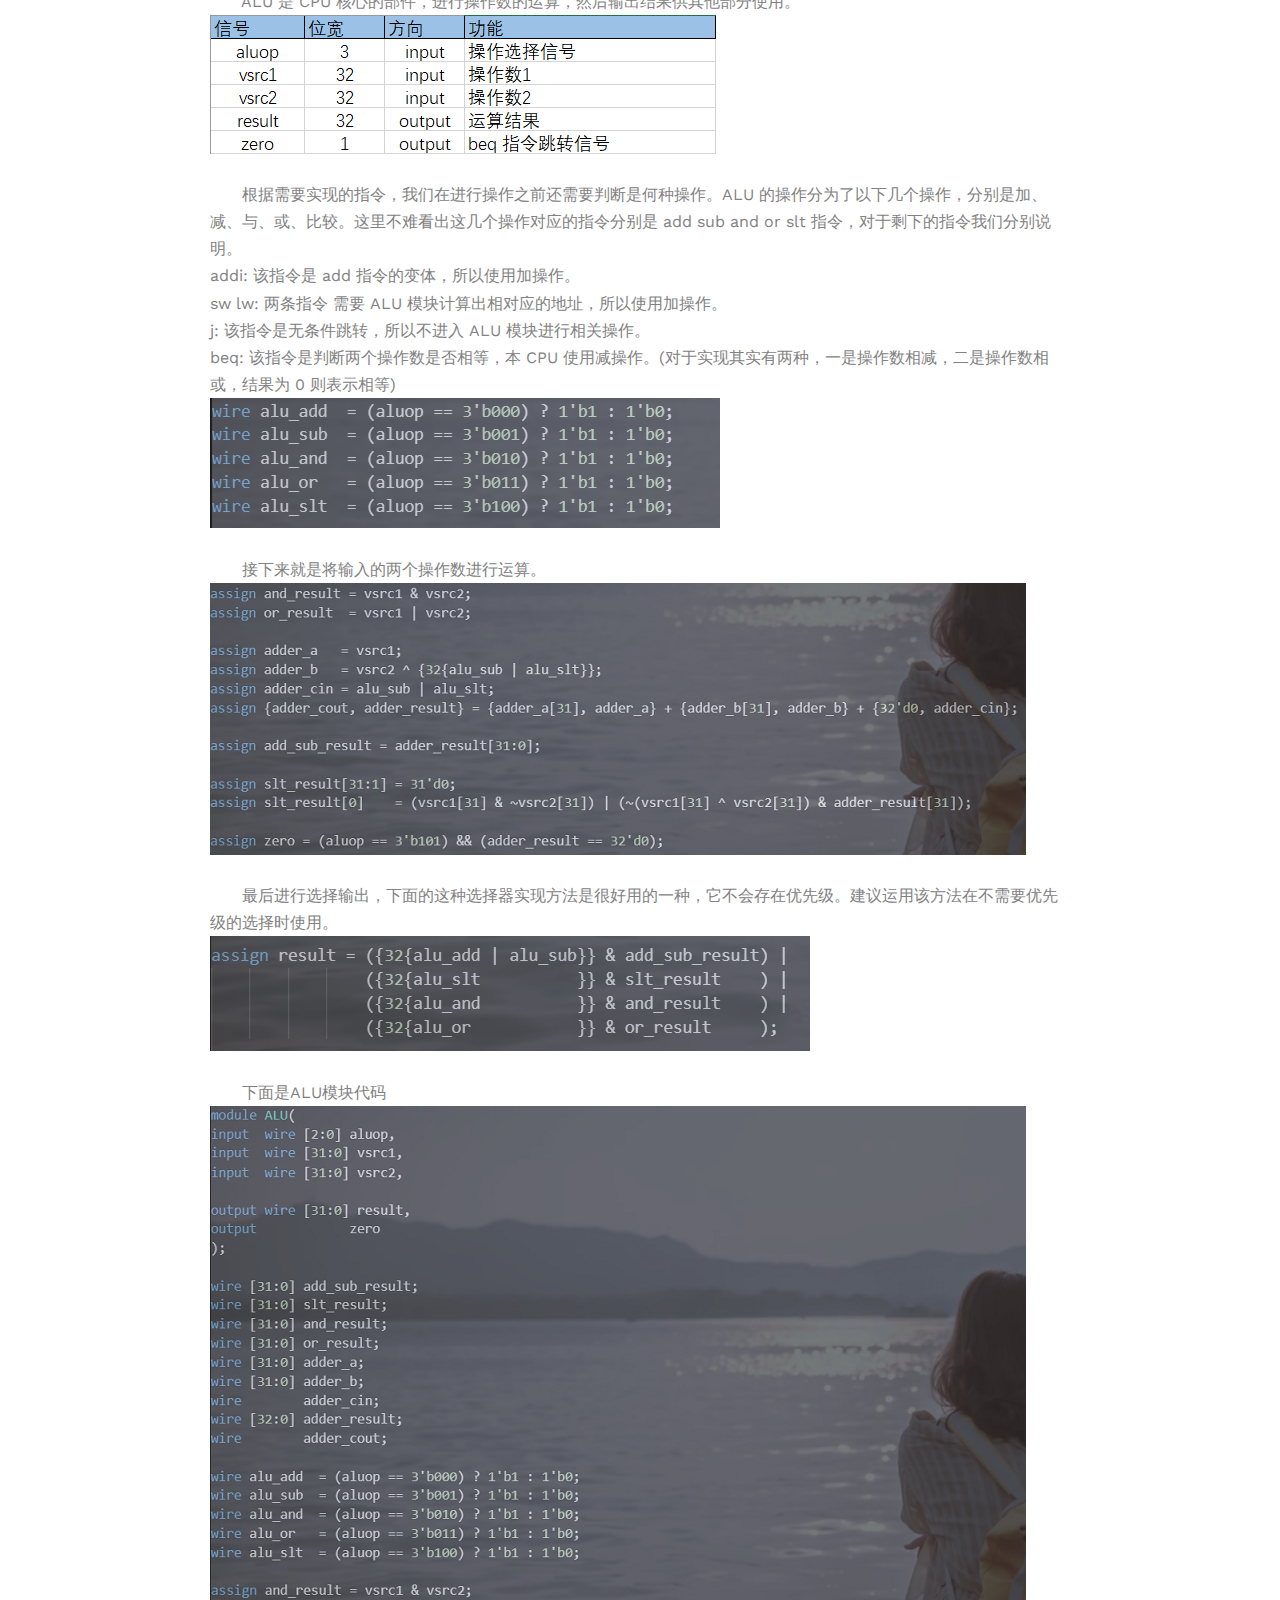
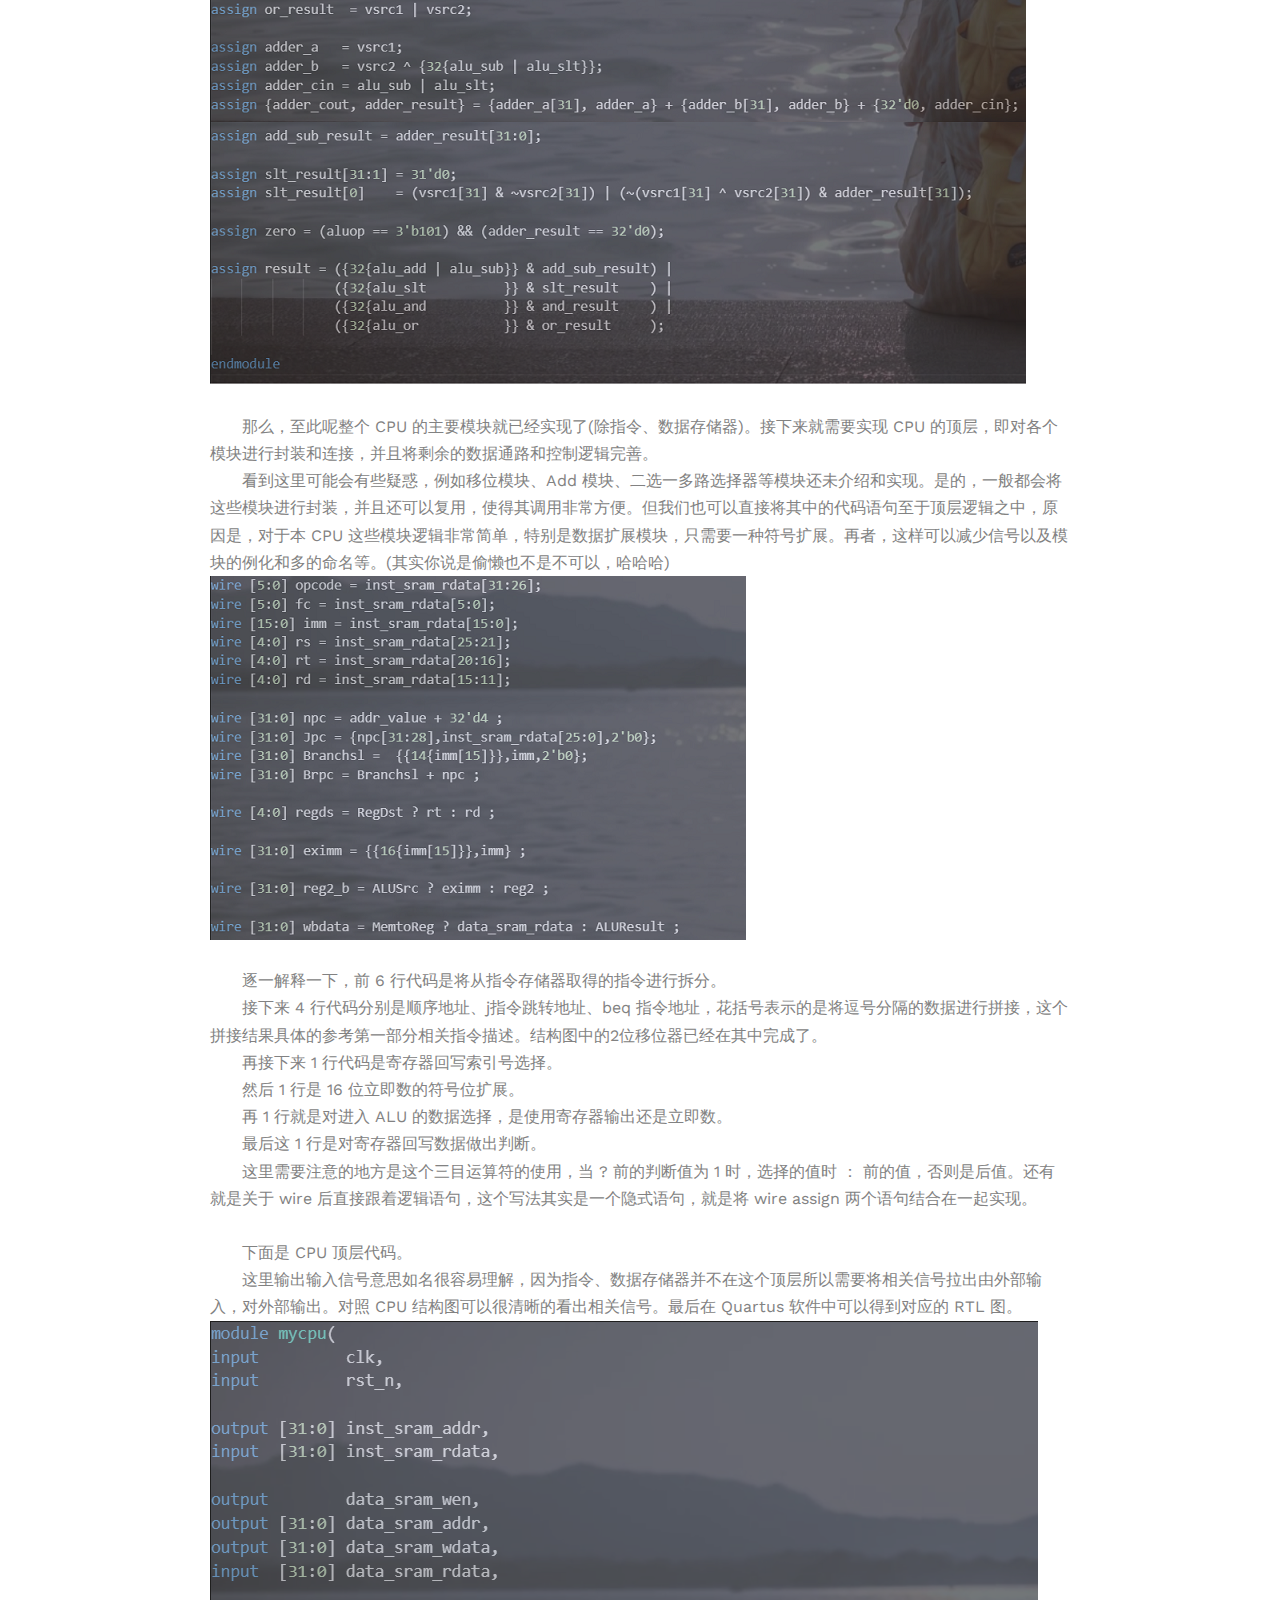
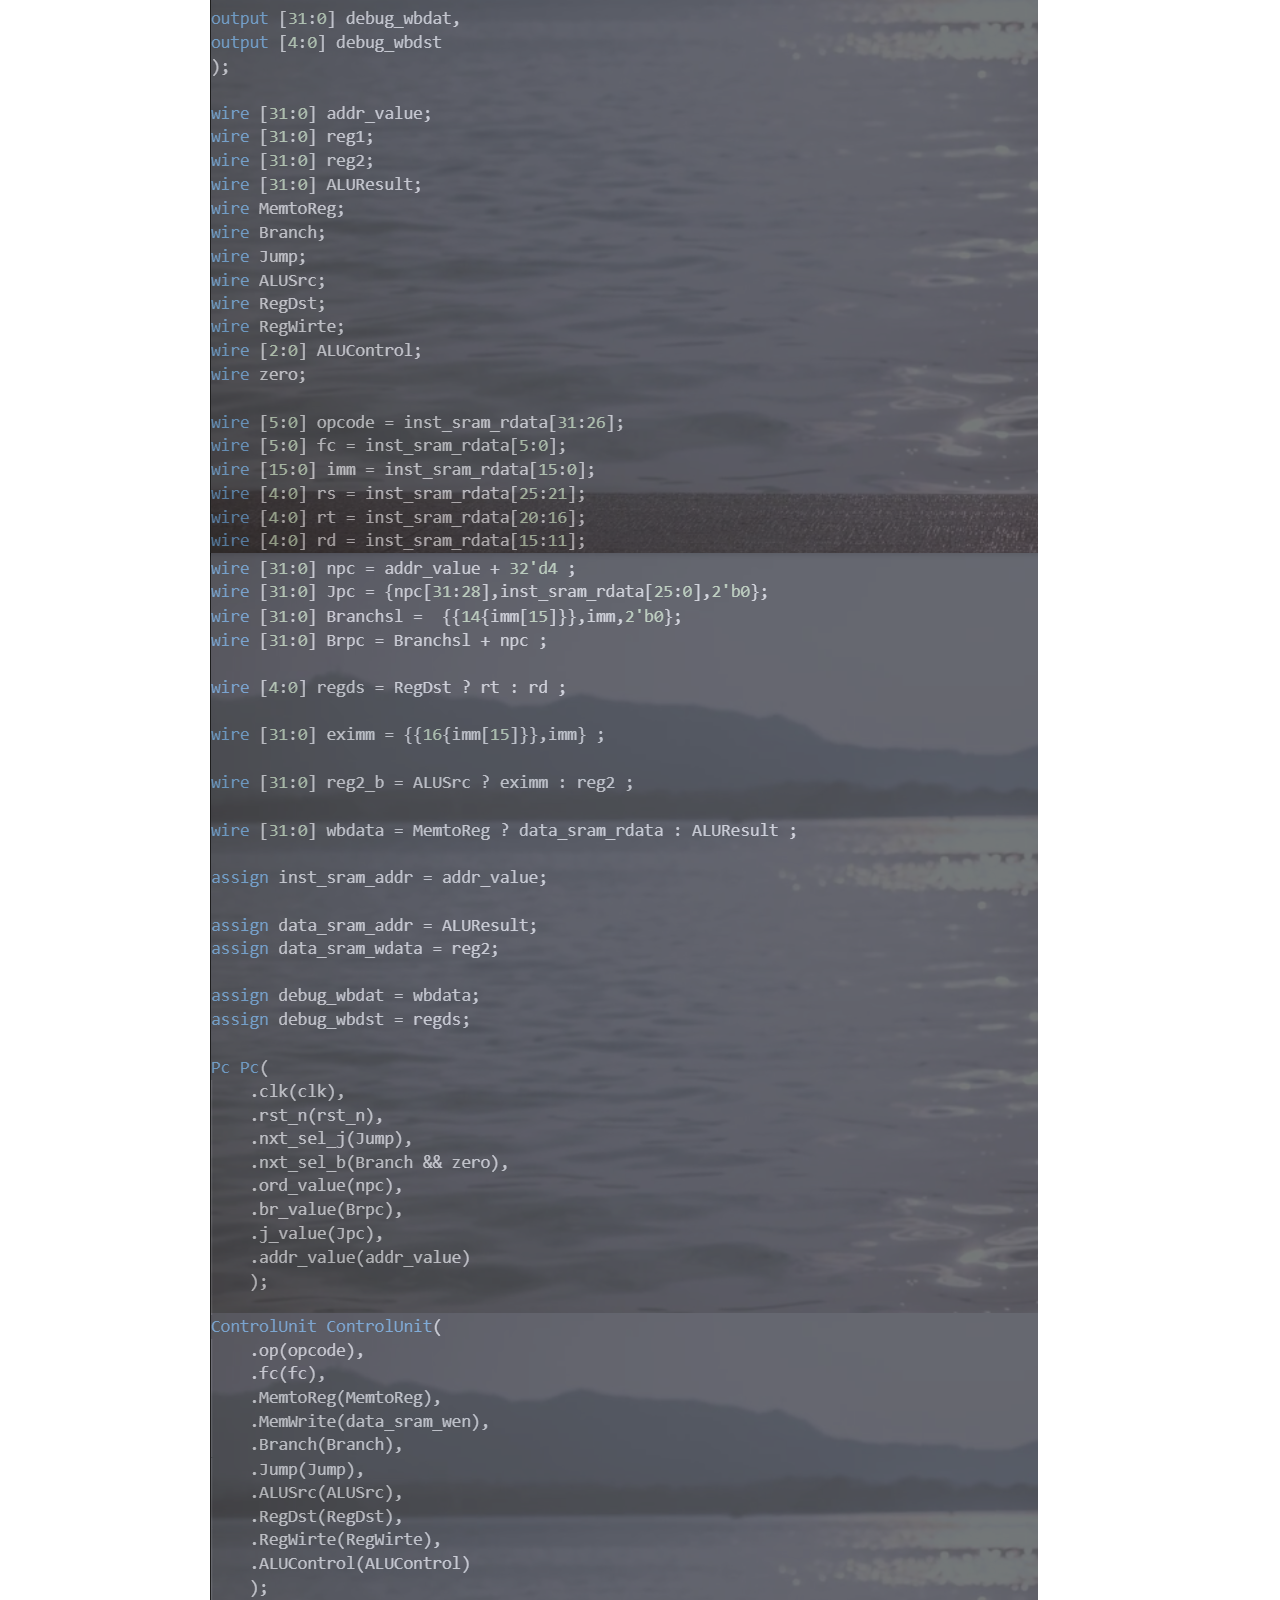
<file: html/SingleCPU.html>
<!DOCTYPE HTML>
<html>
	<head>
	<title>单周期CPU</title>
	<meta charset="utf-8">
	<meta http-equiv="X-UA-Compatible" content="IE=edge">
	<meta name="color-scheme" content="light only"/>
    <meta name="description" content="AmnesiacGarden links"/>
	<meta name="viewport" content="width=device-width, initial-scale=1">
	<link rel="icon" href="../img/0.png">
	<link href="https://fonts.googleapis.com/css?family=Work+Sans:300,400,500,700,800" rel="stylesheet">
	<link rel="stylesheet" href="../css/animate.css">
	<link rel="stylesheet" href="../css/icomoon.css">
	<link rel="stylesheet" href="../css/bootstrap.css">
	<link rel="stylesheet" href="../css/style.css">
	<script src="../js/modernizr-2.6.2.min.js"></script>
	<script src="../js/jquery.min.js"></script>
	<script src="../js/jquery.easing.1.3.js"></script>
	<script src="../js/bootstrap.min.js"></script>
	<script src="../js/jquery.waypoints.min.js"></script>
	<script src="../js/jquery.stellar.min.js"></script>
	<script src="../js/main.js"></script>

	</head>
	<body class="single">
		
	<div class="fh5co-loader"></div>
	
	<div id="page">
		<div id="fh5co-aside" style="background-image: url(../img/SingleCPU/background.png)" data-stellar-background-ratio="0.5">
			<div class="overlay"></div>
			<nav role="navigation">
				<ul>
					<li><a href="../Welcome.html"><i class="icon-home"></i></a></li>
				</ul>
			</nav>
			<div class="page-title">
				<img src="../img/head.jpg" alt="Null">
				<span>2021-02-14</span>
				<h2>单周期CPU详解</h2>
			</div>
		</div>
		<div id="fh5co-main-content">
			<div class="fh5co-post"> 
				<div class="fh5co-entry padding">
					<div>
					<h3>敲黑板！划重点！超详细的！你不会就真的说不过去！</h3>
					<br>
					<br>
					<br>
					<h4>---前排告示---</h4>
					1.需要熟悉 Verilog Hdl 编程语言。
					<br>2.需要熟悉 MIPS ISA 。
					<br>3.需要熟悉 Quartus 工具以及代码编辑器(如VsCode)。
					<br>4.本 CPU 不涉及 CP0 ，即不考虑例外与中断。
					<br>
					<br>
					<h4>---特殊说明---</h4>
					语法方面，本 CPU 主要使用 assign 语法替代 if-else 和 case 。(借鉴来源：蜂鸟E200处理器)
					<br>这是由于语法 Verilog 中的 if-else 和 case 语法存在两大缺点。  
					<br>1) 不能传播不定态。
					<br>2) 会产生优先级 的选择电路而非并行选择电路，从而不利于时序和面积。   
					<br>由于上述原因，在需要使用寄存器的地方，特别的模块化了三个寄存器模块。
					<br>1) gnrl_dffl:带有 load-enable 使能，不带有 reset 的寄存器。<a href="../others/gnrl_dffl.v" download="gnrl_dffl.v">>>>gnrl_dffl.v</a>
					<br>2) gnrl_dfflr:带有 load-enable 使能，带有异步 reset ，复位默认值为 0 的寄存器。<a href="../others/gnrl_dfflr.v" download="gnrl_dfflr.v">>>>gnrl_dfflr.v</a>
					<br>3) gnrl_dffr:不带有 load-enable 使能，带有异步 reset ，复位默认值为 0 的寄存器。<a href="../others/gnrl_dffr.v" download="gnrl_dffr.v">>>>gnrl_dffr.v</a>
					<br>
					<br>
					<h4>第一部分 指令集</h4>
					&emsp;&emsp;先介绍一下指令，实现的指令有：add、sub、addi、and、or、slt、 sw、lw、beq 、j 10条指令。
					<img src="../img/SingleCPU/type.png" height="386" width="772" />
					<br>&emsp;&emsp;如上图所示所有指令长度均为32比特。本CPU实现的指令的格式均为寄存器型(R-Type)、立即数型(I-Type)和跳转型(J-Type)三种类型中的一种。下面逐一介绍 10 条指令的格式和功能描述。
					<br> 
					<br> ADD
					<img src="../img/SingleCPU/add.png" height="105" width="845" />
					<br> 汇编格式：ADD  rd, rs, rt 
					<br> 功能描述：将寄存器 rs 的值与寄存器 rt 的值相加，结果写入寄存器 rd 中。
					<br> 
					<br>
					<br> SUB
					<img src="../img/SingleCPU/sub.png" height="105" width="845" />
					<br> 汇编格式：SUB  rd, rs, rt 
					<br> 功能描述：将寄存器 rs 的值与寄存器 rt 的值相减，结果写入 rd 寄存器中。 
					<br> 
					<br>
					<br> ADDI
					<img src="../img/SingleCPU/addi.png" height="105" width="845" />
					<br> 汇编格式：ADDI  rt, rs, imm  
					<br> 功能描述：将寄存器 rs 的值与有符号扩展至 32 位的立即数 imm 相加，结果写入 rt 寄存器中。  
					<br> 
					<br> 
					<br> AND
					<img src="../img/SingleCPU/and.png" height="105" width="845" />
					<br> 汇编格式：AND  rd, rs, rt 
					<br> 功能描述：寄存器 rs 中的值与寄存器 rt中的值按位逻辑与，结果写入寄存器 rd 中。
					<br> 
					<br> 
					<br> OR
					<img src="../img/SingleCPU/or.png" height="105" width="845" />
					<br> 汇编格式：OR  rd, rs, rt 
					<br> 功能描述：寄存器 rs 中的值与寄存器 rt中的值按位逻辑或，结果写入寄存器 rd 中。
					<br> 
					<br> 
					<br> SLT
					<img src="../img/SingleCPU/slt.png" height="105" width="845" />
					<br> 汇编格式：SLT  rd, rt, rs 
					<br> 功能描述：将寄存器 rs 的值与寄存器 rt 中的值进行有符号数比较，如果寄存器 rs 中的值小，则寄存器 rd 置 1；否则寄存器 rd置 0。
					<br> 
					<br> 
					<br> SW
					<img src="../img/SingleCPU/sw.png" height="105" width="845" />
					<br> 汇编格式：SW  rt, offset(base) 
					<br> 功能描述：将 base 寄存器的值加上符号扩展后的立即数 offset 得到访存的地址,据此虚地址将 rt 寄存器存入存储器中。 
					<br> 
					<br> 
					<br> LW
					<img src="../img/SingleCPU/lw.png" height="105" width="845" />
					<br> 汇编格式：LW  rt, offset(base) 
					<br> 功能描述：将 base 寄存器的值加上符号扩展后的立即数 offset 得到访存的地址，据此地址从存储器中读取连续 4 个字节的值，写入到 rt 寄存器中。
					<br> 
					<br> 
					<br> BEQ
					<img src="../img/SingleCPU/beq.png" height="105" width="845" />
					<br> 汇编格式：BEQ  rs, rt, offset 
					<br> 功能描述：如果寄存器 rs 的值等于寄存器 rt 的值则转移，否则顺序执行。转移目标由立即数 offset 左移 2 位并进行有符号扩展的值加上该分支指令对应的延迟槽指令的 PC 计算得到。
					<br> 
					<br> 
					<br> J  
					<br><img src="../img/SingleCPU/j.png" height="105" width="845" />
					<br> 汇编格式：J  target 
					<br> 功能描述：无条件跳转。跳转目标由该分支指令对应的延迟槽指令的 PC 的最高 4 位与立即数 instr_index 左移 2 位后的值拼接得到。
					<br> 
					<br> 
					<h4>第二部分 架构实现</h4>
					&emsp;&emsp;知道了指令集和指令格式之后，接下来了解 CPU 架构。以经典五级流水线 CPU 为例，一条指令的执行需要经过至多五个操作，分别是取指、译码、执行、访存、回写，而单周期指令 CPU 也是需要经历这五步，只是一条指令在一个时钟周期内就完成。所以我们就可以知道了每个部分都需要那些模块。
					<br>
					<br>取值：程序计数器(PC)、指令存储器(Instmem)
					<br>译码：主控制器(Control)、译码器(Decode)
					<br>执行：运算器(ALU)
					<br>访存：数据存储器(Datamem)
					<br>回写：寄存器堆(regfile)
					<br>
					<br>&emsp;&emsp;接下来，我们就可以根据所需实现指令就可以画出数据通路和控制通路。如下图，当然，我们只要知道了对应模块具体的功能和如何实现，那么我们面对所有的已提供数据通路的 CPU 框架图，都可以直接开始实现该 CPU。
					<br><img src="../img/SingleCPU/cpu.png" height="484" width="821" />
					<br>
					<br>&emsp;&emsp;从左至右依次实现每个模块。这里需要说明一下，数据和指令存储器实际实现的时候是不包含在 CPU 里的，这里的图解架构是为了更好的体现其位置和易于理解。
					<br>
					<br>
					<h3>PC</h3>
					&emsp;&emsp;PC 模块的功能是给出 CPU 取值时所需要的地址，在本 CPU 中，实现了 BEQ 和 J 指令，所以输入端除开顺序执行的 PC 值之外还应有两个跳转指令的 PC 值输入以及对应的控制选择信号。
					<br>
					<br><img src="../img/SingleCPU/pcsign.png" height="253" width="799" />
					<br>
					<br>&emsp;&emsp;接下来就是主要代码的。PC 的功能很单一，即只需要判断从哪一个来源选择并在每个时钟到来的时候进行输出即可。这里通过一个三目运算符选择判断，当 nxt_sel_b 为 1 时，选择 br_value；当 nxt_sel_j 为 1 时，选择 j_value ，否则选择 ord_value 即表示顺序执行。
					<br><img src="../img/SingleCPU/pccode1.png" height="65" width="500" />
					<br>
					<br>&emsp;&emsp;然后我们通过 gnrl_dffr 模块将次地址值输出，这样 PC 模块就完成了。
					<br><img src="../img/SingleCPU/pccode2.png" height="35" width="635" />
					<br>
					<br>&emsp;&emsp;下面是 PC 模块代码
					<br><img src="../img/SingleCPU/pccode.png" height="480" width="660" />
					<br>
					<br>
					<h3>ControlUnit</h3>
					&emsp;&emsp;主控制器完成的功能是通过对指令的解码，分析得到该指令对应的控制信号并输出给各个模块从而使得该指令能够正确执行。
					<br>
					<br><img src="../img/SingleCPU/ctrlsign.png" height="248" width="816" />
					<br>
					<br>&emsp;&emsp;首先，我们通过第一部分的指令类型就可以知道，根据前 6 位的操作码 opcode 和后 6 位的功能码 function 就可以判断出对应的指令。所以先通过这个来判断指令，代码如下，以 add 指令为例，若 opcode = 000000 且 fc = 100000 那么这条指令就是 add 指令，同时 add_req 信号就会为1。
					<br><img src="../img/SingleCPU/ctrlcode1.png" height="300" width="500" />
					<br>
					<br>&emsp;&emsp;然后我们再对每个信号做出判断。根据每个信号功能的不同对应的信号也是不一样的。
					<br>MemtoReg 信号，只有 lw 指令会需要将数据存储器的值回写到寄存器中，所以当且仅当指令为 lw 指令时该信号为1。
					<br>MemWrite 信号，只有 sw 指令会将寄存器中的值写入到数据存储器中，所以当且仅当指令为 sw 指令时该信号为1。
					<br>Branch 信号，指令 beq 的判断信号，提供给 PC 用以判断是否需要进行该跳转，当且仅当指令为 beq 指令时该信号为1。
					<br>Jump 信号，指令 j 的判断信号，提供给 PC 用以判断是否需要进行该跳转，当且仅当指令为 j 指令时该信号为1。
					<br>ALUSrc 信号，只有 addi sw lw 三条指令需要使用立即数在ALU内进行操作。当指令为这三条指令其一时该信号为1。
					<br>RegDst 信号，由于 addi sw lw 三条指令的结构，回写寄存器索引位置也不同，当指令为这三条指令其一时该信号为1。
					<br>RegWirte 信号，指令中 sw beq j 三条指令不需要回写寄存器，当指令为这三条指令其一时该信号为0。
					<br><img src="../img/SingleCPU/ctrlcode2.png" height="256" width="664" />
					<br>
					<br>&emsp;&emsp;最后我们还需要提供进入 ALU 之后需要的操作是什么运算，所以还需要进行一个操作判断。具体的操作类型在 ALU 模块中给出。
					<br><img src="../img/SingleCPU/ctrlcode3.png" height="245" width="465" />
					<br>
					<br>&emsp;&emsp;下面是 Control 模块代码
					<br><img src="../img/SingleCPU/ctrl.png" height="1374" width="848" />
					<br>
					<br>
					<h3>Regfile</h3>
					&emsp;&emsp;寄存器，是 CPU 中的一个寄存器堆，一共有 32 个。寄存器需要注意的地方就是，在 MIPS 架构中规定 0 号寄存器输出始终为 0 ，写该寄存器不对其有影响。
					<br><img src="../img/SingleCPU/regsign.png" height="208" width="506" />
					<br>
					<br>这里给出两种寄存器的实现方法，注释的部分代码为实现方法一，这样的实现方法通俗易懂，也更直观的展现其性质。
					<br><img src="../img/SingleCPU/regcode.png" height="973" width="680" />
					<br>
					<br>
					<h3>ALU</h3>
					&emsp;&emsp;ALU 是 CPU 核心的部件，进行操作数的运算，然后输出结果供其他部分使用。
					<br><img src="../img/SingleCPU/alusign.png" height="139" width="506" />
					<br>
					<br>&emsp;&emsp;根据需要实现的指令，我们在进行操作之前还需要判断是何种操作。ALU 的操作分为了以下几个操作，分别是加、减、与、或、比较。这里不难看出这几个操作对应的指令分别是 add sub and or slt 指令，对于剩下的指令我们分别说明。
					<br>addi: 该指令是 add 指令的变体，所以使用加操作。
					<br>sw lw: 两条指令 需要 ALU 模块计算出相对应的地址，所以使用加操作。
					<br>j: 该指令是无条件跳转，所以不进入 ALU 模块进行相关操作。
					<br>beq: 该指令是判断两个操作数是否相等，本 CPU 使用减操作。(对于实现其实有两种，一是操作数相减，二是操作数相或，结果为 0 则表示相等)
					<br><img src="../img/SingleCPU/alucode1.png" height="130" width="510" />
					<br>
					<br>&emsp;&emsp;接下来就是将输入的两个操作数进行运算。
					<br><img src="../img/SingleCPU/alucode2.png" height="272" width="816" />
					<br>
					<br>&emsp;&emsp;最后进行选择输出，下面的这种选择器实现方法是很好用的一种，它不会存在优先级。建议运用该方法在不需要优先级的选择时使用。
					<br><img src="../img/SingleCPU/alucode3.png" height="115" width="600" />
					<br>
					<br>&emsp;&emsp;下面是ALU模块代码
					<br><img src="../img/SingleCPU/alucode.png"  height="880" width="816" />
					<br>
					<br>&emsp;&emsp;那么，至此呢整个 CPU 的主要模块就已经实现了(除指令、数据存储器)。接下来就需要实现 CPU 的顶层，即对各个模块进行封装和连接，并且将剩余的数据通路和控制逻辑完善。
					<br>&emsp;&emsp;看到这里可能会有些疑惑，例如移位模块、Add 模块、二选一多路选择器等模块还未介绍和实现。是的，一般都会将这些模块进行封装，并且还可以复用，使得其调用非常方便。但我们也可以直接将其中的代码语句至于顶层逻辑之中，原因是，对于本 CPU 这些模块逻辑非常简单，特别是数据扩展模块，只需要一种符号扩展。再者，这样可以减少信号以及模块的例化和多的命名等。(其实你说是偷懒也不是不可以，哈哈哈)
					<br><img src="../img/SingleCPU/cpucode1.png" height="364" width="536" />
					<br>
					<br>&emsp;&emsp;逐一解释一下，前 6 行代码是将从指令存储器取得的指令进行拆分。
					<br>&emsp;&emsp;接下来 4 行代码分别是顺序地址、j指令跳转地址、beq 指令地址，花括号表示的是将逗号分隔的数据进行拼接，这个拼接结果具体的参考第一部分相关指令描述。结构图中的2位移位器已经在其中完成了。
					<br>&emsp;&emsp;再接下来 1 行代码是寄存器回写索引号选择。
					<br>&emsp;&emsp;然后 1 行是 16 位立即数的符号位扩展。
					<br>&emsp;&emsp;再 1 行就是对进入 ALU 的数据选择，是使用寄存器输出还是立即数。
					<br>&emsp;&emsp;最后这 1 行是对寄存器回写数据做出判断。
					<br>&emsp;&emsp;这里需要注意的地方是这个三目运算符的使用，当 ? 前的判断值为 1 时，选择的值时 ： 前的值，否则是后值。还有就是关于 wire 后直接跟着逻辑语句，这个写法其实是一个隐式语句，就是将 wire assign 两个语句结合在一起实现。
					<br>
					<br>&emsp;&emsp;下面是 CPU 顶层代码。
					<br>&emsp;&emsp;这里输出输入信号意思如名很容易理解，因为指令、数据存储器并不在这个顶层所以需要将相关信号拉出由外部输入，对外部输出。对照 CPU 结构图可以很清晰的看出相关信号。最后在 Quartus 软件中可以得到对应的 RTL 图。
					<br><img src="../img/SingleCPU/cpucode.png" height="2392" width="828" />
					<br>
					<br><img src="../img/SingleCPU/cpurtl.png" height="541" width="872" />
					<br>
					<br>
					<h4>第三部分 测试</h4>
					&emsp;&emsp;前面第二部分，我们就已经将 CPU 整体实现了，现在就已经可以仿真测试功能了。下面给出了一段汇编代码，我们根据这段汇编代码，将指令写入数据存储器中，然后使用 Testbench 文件进行仿真，对照 ModelSim 的仿真图查看信号值。
					<br>
					<br>&emsp;&emsp;&emsp;&emsp;&emsp;&emsp;&emsp;&emsp;&emsp; Assembly&emsp;&emsp;&emsp;&emsp;&emsp;&emsp; Descript1on&emsp;&emsp;&emsp;&emsp;Address&emsp;&emsp;&emsp;Machine
					<br>main：&emsp;&emsp;&emsp;&emsp;&emsp;&emsp;addi $2, $0, 5 &emsp;&emsp;&emsp;&emsp;# $2 = 5 &emsp;&emsp;&emsp;&emsp;&emsp; 0 &emsp;&emsp;&emsp;&emsp;&emsp;&emsp;20020005
					<br>&emsp;&emsp;&emsp;&emsp;&emsp;&emsp;&emsp;&emsp;&emsp; addi $3, $0, 12&emsp;&emsp;&emsp;&emsp;# $3 = 12 &emsp;&emsp;&emsp;&emsp;&emsp;4 &emsp;&emsp;&emsp;&emsp;&emsp;&emsp;2003000C
					<br>&emsp;&emsp;&emsp;&emsp;&emsp;&emsp;&emsp;&emsp;&emsp; addi $7, $3, -9&emsp;&emsp;&emsp;&emsp;# $7 = 3 &emsp;&emsp;&emsp;&emsp;&emsp; 8 &emsp;&emsp;&emsp;&emsp;&emsp;&emsp;2067fff7
					<br>&emsp;&emsp;&emsp;&emsp;&emsp;&emsp;&emsp;&emsp;&emsp; or &emsp;$4, $7, $2&emsp;&emsp;&emsp;&emsp;# $4 = 7 &emsp;&emsp;&emsp;&emsp;&emsp; C &emsp;&emsp;&emsp;&emsp;&emsp;&emsp;00e22025
					<br>&emsp;&emsp;&emsp;&emsp;&emsp;&emsp;&emsp;&emsp;&emsp; and&ensp;$5, $3, $4&emsp;&emsp;&emsp;&ensp; # $5 = -4 &ensp;&emsp;&emsp;&emsp;&emsp; 10&emsp;&emsp;&emsp;&emsp;&emsp;&emsp;00642824
					<br>&emsp;&emsp;&emsp;&emsp;&emsp;&emsp;&emsp;&emsp;&emsp; add&ensp;$5, $5, $4&emsp;&emsp;&emsp;&ensp; # $5 = 11&ensp;&ensp;&ensp;&emsp;&emsp;&emsp;&emsp;14&emsp;&emsp;&emsp;&emsp;&emsp;&emsp;00a42820
					<br>&emsp;&emsp;&emsp;&emsp;&emsp;&emsp;&emsp;&emsp;&emsp; beq $5, $7, end&emsp;&emsp;&emsp;&ensp;# Not&ensp;executed&ensp;&ensp;&emsp;18&emsp;&emsp;&emsp;&emsp;&emsp;&emsp;10a7000a
					<br>&emsp;&emsp;&emsp;&emsp;&emsp;&emsp;&emsp;&emsp;&ensp;&ensp; slt &ensp;$4, $3, $4&ensp;&emsp;&emsp;&emsp;&ensp;# $4 = 0 &ensp;&ensp;&emsp;&emsp;&emsp;&emsp; 1C&emsp;&emsp;&emsp;&emsp;&emsp;&emsp;0064202a
					<br>&emsp;&emsp;&emsp;&emsp;&emsp;&emsp;&emsp;&emsp;&emsp; beq $4, $0, around &ensp;&ensp;&ensp;# &ensp;Executed&ensp;&ensp;&ensp;&ensp;&ensp;&emsp;20&emsp;&emsp;&emsp;&emsp;&emsp;&emsp;10800001
					<br>&emsp;&emsp;&emsp;&emsp;&emsp;&emsp;&emsp;&emsp;&emsp; addi $5, $0, 0&emsp;&emsp;&emsp;&ensp;&ensp;&ensp;# Not happen&ensp;&emsp;&emsp; 24&emsp;&emsp;&emsp;&emsp;&emsp;&emsp;20050000
					<br>around：&emsp;&emsp;&emsp;&emsp;&emsp;slt&ensp;&ensp;$4, $7, $2&ensp;&ensp;&emsp;&emsp;&emsp;# $4 = 1 &emsp;&emsp;&emsp;&emsp;&emsp;&ensp;28&emsp;&emsp;&emsp;&emsp;&emsp;&emsp;00e2202a
					<br>&emsp;&emsp;&emsp;&emsp;&emsp;&emsp;&emsp;&emsp;&emsp; add $7, $4, $5 &emsp;&emsp;&ensp;&ensp;&ensp; # $7 = 12 &emsp;&emsp;&emsp;&emsp;&emsp;2C&emsp;&emsp;&emsp;&emsp;&emsp;&emsp;00853820
					<br>&emsp;&emsp;&emsp;&emsp;&emsp;&emsp;&emsp;&emsp;&emsp; sub $7, $7,&ensp;$2 &emsp;&emsp;&ensp;&ensp;&ensp; # $7 = 7 &emsp;&emsp;&emsp;&emsp;&emsp;&ensp;30&emsp;&emsp;&emsp;&emsp;&emsp;&emsp;00e23822
					<br>&emsp;&emsp;&emsp;&emsp;&emsp;&emsp;&emsp;&emsp;&emsp; sw&ensp; $7, 68($3) &emsp;&emsp;&emsp;&ensp; # [80] = 7&ensp;&emsp;&emsp;&emsp;&emsp;&ensp;34&emsp;&emsp;&emsp;&emsp;&emsp;&emsp;ac670044
					<br>&emsp;&emsp;&emsp;&emsp;&emsp;&emsp;&emsp;&emsp;&emsp; lw&emsp;$2, 80($0) &emsp;&emsp;&emsp;&ensp; # $2 = [80] = 7 &emsp;&emsp;38&emsp;&emsp;&emsp;&emsp;&emsp;&emsp;8C020050
					<br>&emsp;&emsp;&emsp;&emsp;&emsp;&emsp;&emsp;&emsp;&emsp; J&ensp;&ensp;&ensp;end&emsp;&emsp;&emsp;&emsp;&ensp;&ensp;&ensp;&ensp;&ensp;&ensp; # &ensp;Executed&ensp;&ensp;&ensp;&ensp;&ensp;&ensp; 3C&emsp;&emsp;&emsp;&emsp;&emsp;&emsp;08000011
					<br>&emsp;&emsp;&emsp;&emsp;&emsp;&emsp;&emsp;&emsp;&emsp; addi $2, $0, 1&emsp;&emsp;&ensp;&ensp;&ensp;&ensp;&ensp; # Not happen&ensp;&emsp;&emsp; 40&emsp;&emsp;&emsp;&emsp;&emsp;&emsp;20020001
					<br>end：&emsp;&emsp;&emsp;&emsp;&emsp;&emsp; sw &emsp;$2, 84($0)&emsp;&emsp;&emsp;&ensp; # [84] = 7&emsp;&emsp;&emsp;&emsp;&emsp;44&emsp;&emsp;&emsp;&emsp;&emsp;&emsp;ac020054
					<br>
					<br>
					<br>&emsp;&emsp;下面分别给出指令存储器和数据存储器的实现代码，难的地方只在于指令存储器中 $readmemh 的使用，这里需要提供的是 16 进制文件。<a href="../others/ins.txt" download="ins.txt">>>>ins.txt</a>
					<br><img src="../img/SingleCPU/instmem.png" height="404" width="828" />
					<br>
					<br><img src="../img/SingleCPU/datamem.png" height="392" width="828" />
					<br>
					<br>&emsp;&emsp;实际上在 Testbench 中例化多个模块是不太合适的，ModelSim 也是无法解析的。所以还需要在对 CPU、Instmem、Datamem 三个模块再用一个顶层进行封装，如下图。
					<br><img src="../img/SingleCPU/core.png" height="1010" width="840" />
					<br>
					<br>&emsp;&emsp;至此一个完整的 CPU 就已经成型了，接下来就是编写 Testbench 进行仿真测试了。下图中的 Testbench 主体分为四个部分，首先是对 core 进行例化，这也是常说的 DUT。然后的三个 initial 语句分别是提供时钟，自动化校验和控制运行。再自动校验部分使用的是 wait 语句和 $display 功能是当等待到括号能条件成立时执行显示语句，将对应语句显示在屏幕上。
					<br><img src="../img/SingleCPU/tb.png" height="706" width="883" />
					<br>
					<br>&emsp;&emsp;简单介绍一下仿真的流程。在 Quartus 中完成工程创建，编译通过之后，需要按照下面的流程给该工程添加 Testbench 文件。
					<br><img src="../img/SingleCPU/q.png" height="506" width="873" />
					<br>
					<br>&emsp;&emsp;还需要的步骤是将 ModelSim 工具的文件目录按照步骤进行添加。另外工具栏中的 RTL simulation 按钮也需要主动勾选显示。
					<br><img src="../img/SingleCPU/q2.png" height="598" width="788" />
					<br>
					<br>&emsp;&emsp;当你完成以上步骤之后，点击 RTL simulation 按钮就会开启仿真并转跳至 ModelSim 工具页面。简单的运行之后，当我们看到 ModelSim 的波形图和信息栏中显示显示如下，说明 CPU 运行上述汇编代码完全正确，也就是 CPU 功能验证通过！恭喜你完成了一个简单的单周期 CPU 的设计与实现！
					<br>
					<br><img src="../img/SingleCPU/sim.png" height="516" width="861" />
					<br>
					<br><img src="../img/SingleCPU/sim2.png" height="460" width="840" />
					<br>
					<br>
					<h4>第四部分 疑难杂症</h4>
					&emsp;&emsp;有什么问题其实都忘了。记住 Rst 信号，当时使用的是 negedge 时，一定注意高低电平，不然可能会出现 PC 爬不起来(一生之敌啊，总是会莫名其妙遇到它跑不了)。在该 CPU 中所有的寄存器都没有初值，所以 Testbench 中一定需要有一个模拟按键过程，不然也会出现仿真全红。
					<br>&emsp;&emsp;如果有其它问题或者项目都可以找我，如果你想打赏一下的话点一下下面的按钮，你懂的~。
					<br>
					<br>
					<br>
					<br>
					<br>
					<br><a href="../img/payday.png"> <img src="../img/pay.png"/> </a>
					<br>
					<br>
				</div>
				</div>
			</div>
		</div>
	</div>

	<footer>
		<div>
			Copyright &copy; 2023.Amnesiac
		</div>
	</footer>

	<div class="gototop js-top">
		<a href="#" class="js-gotop"><i class="icon-arrow-up"></i></a>
	</div>

	</body>
</html>
</file>
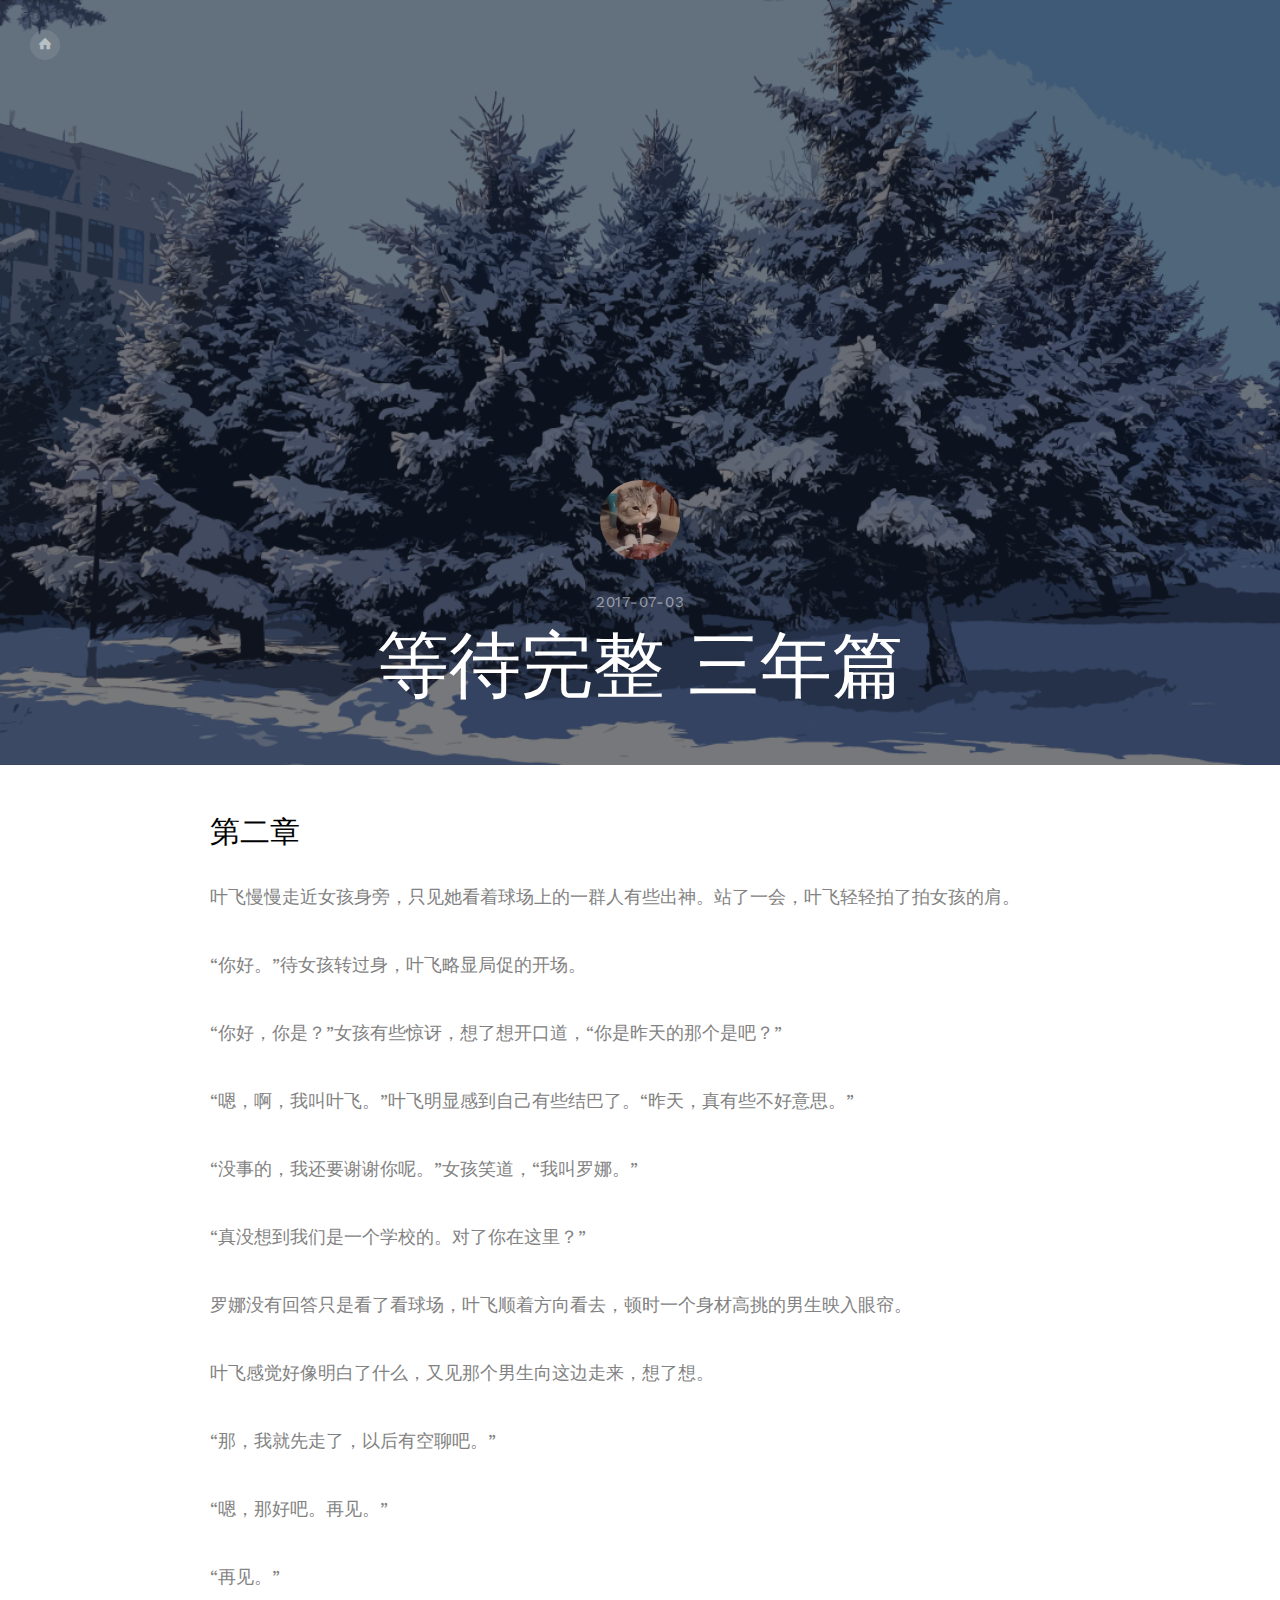
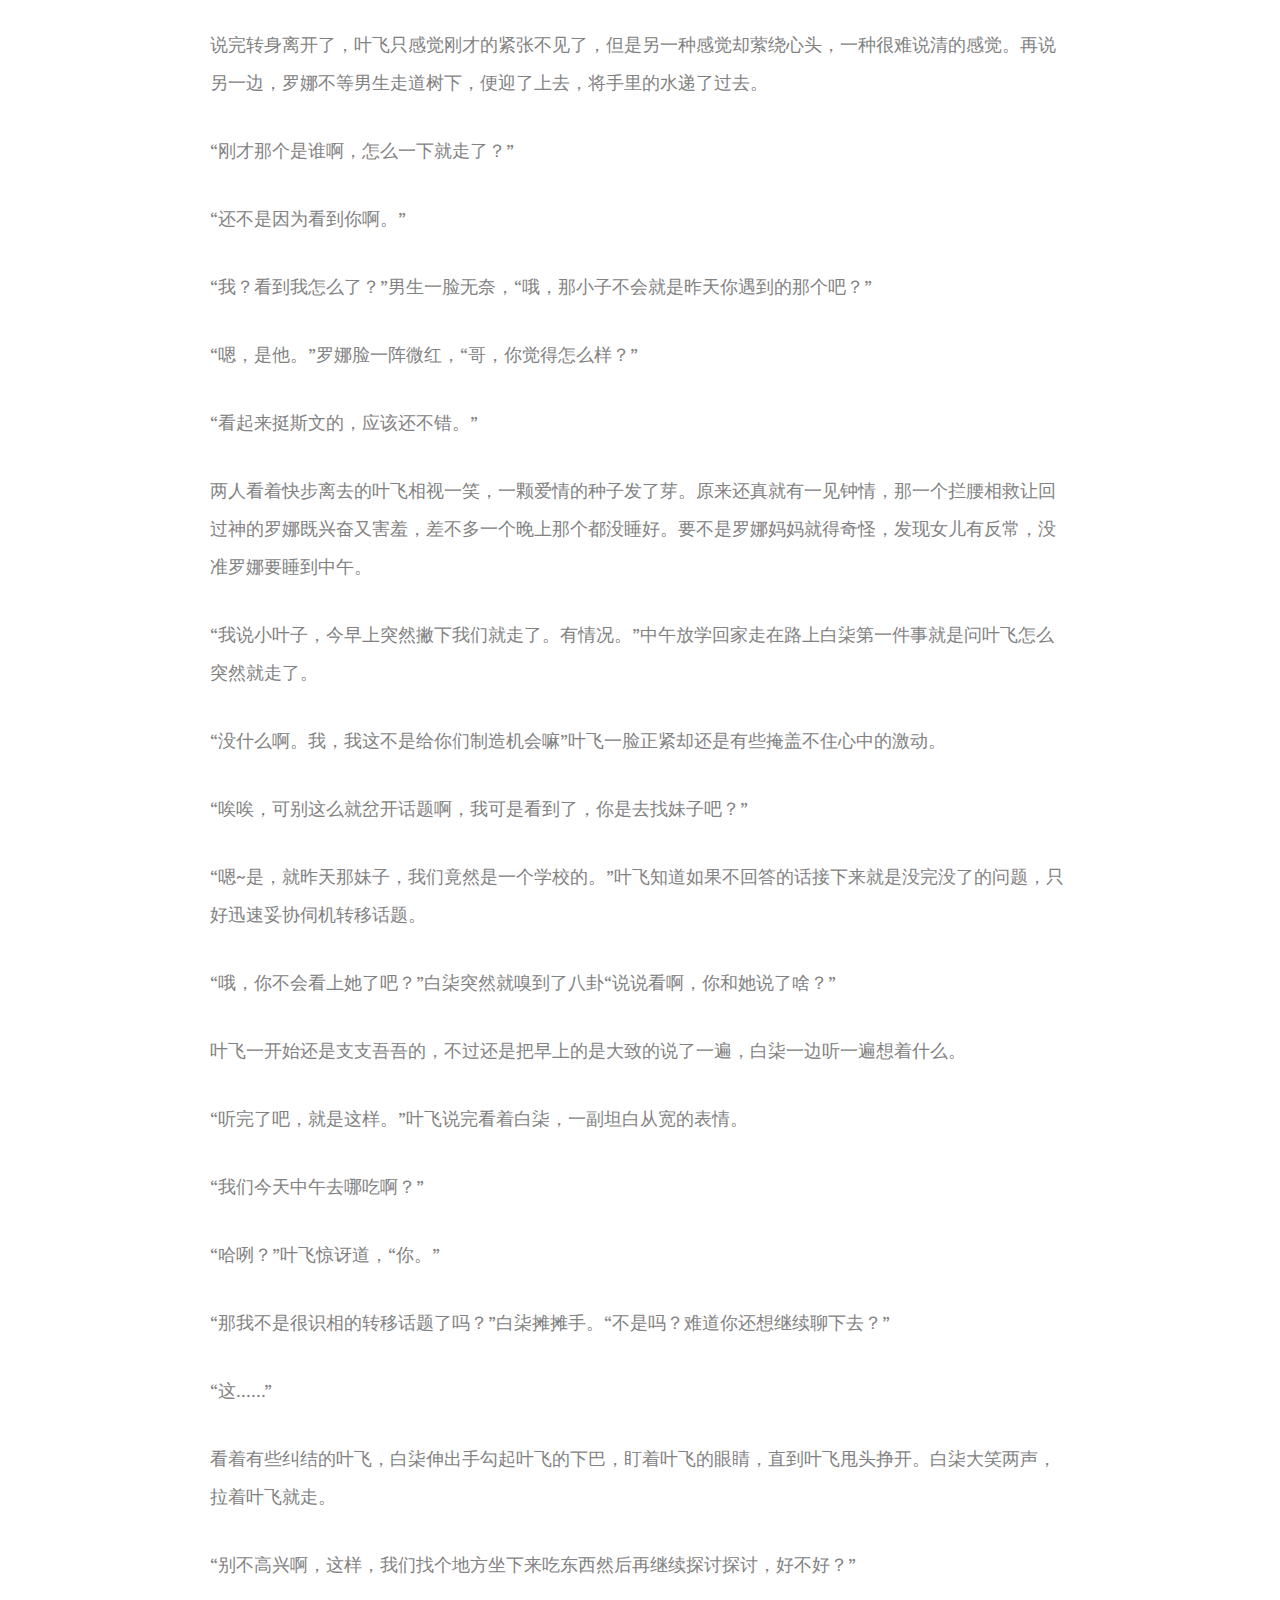
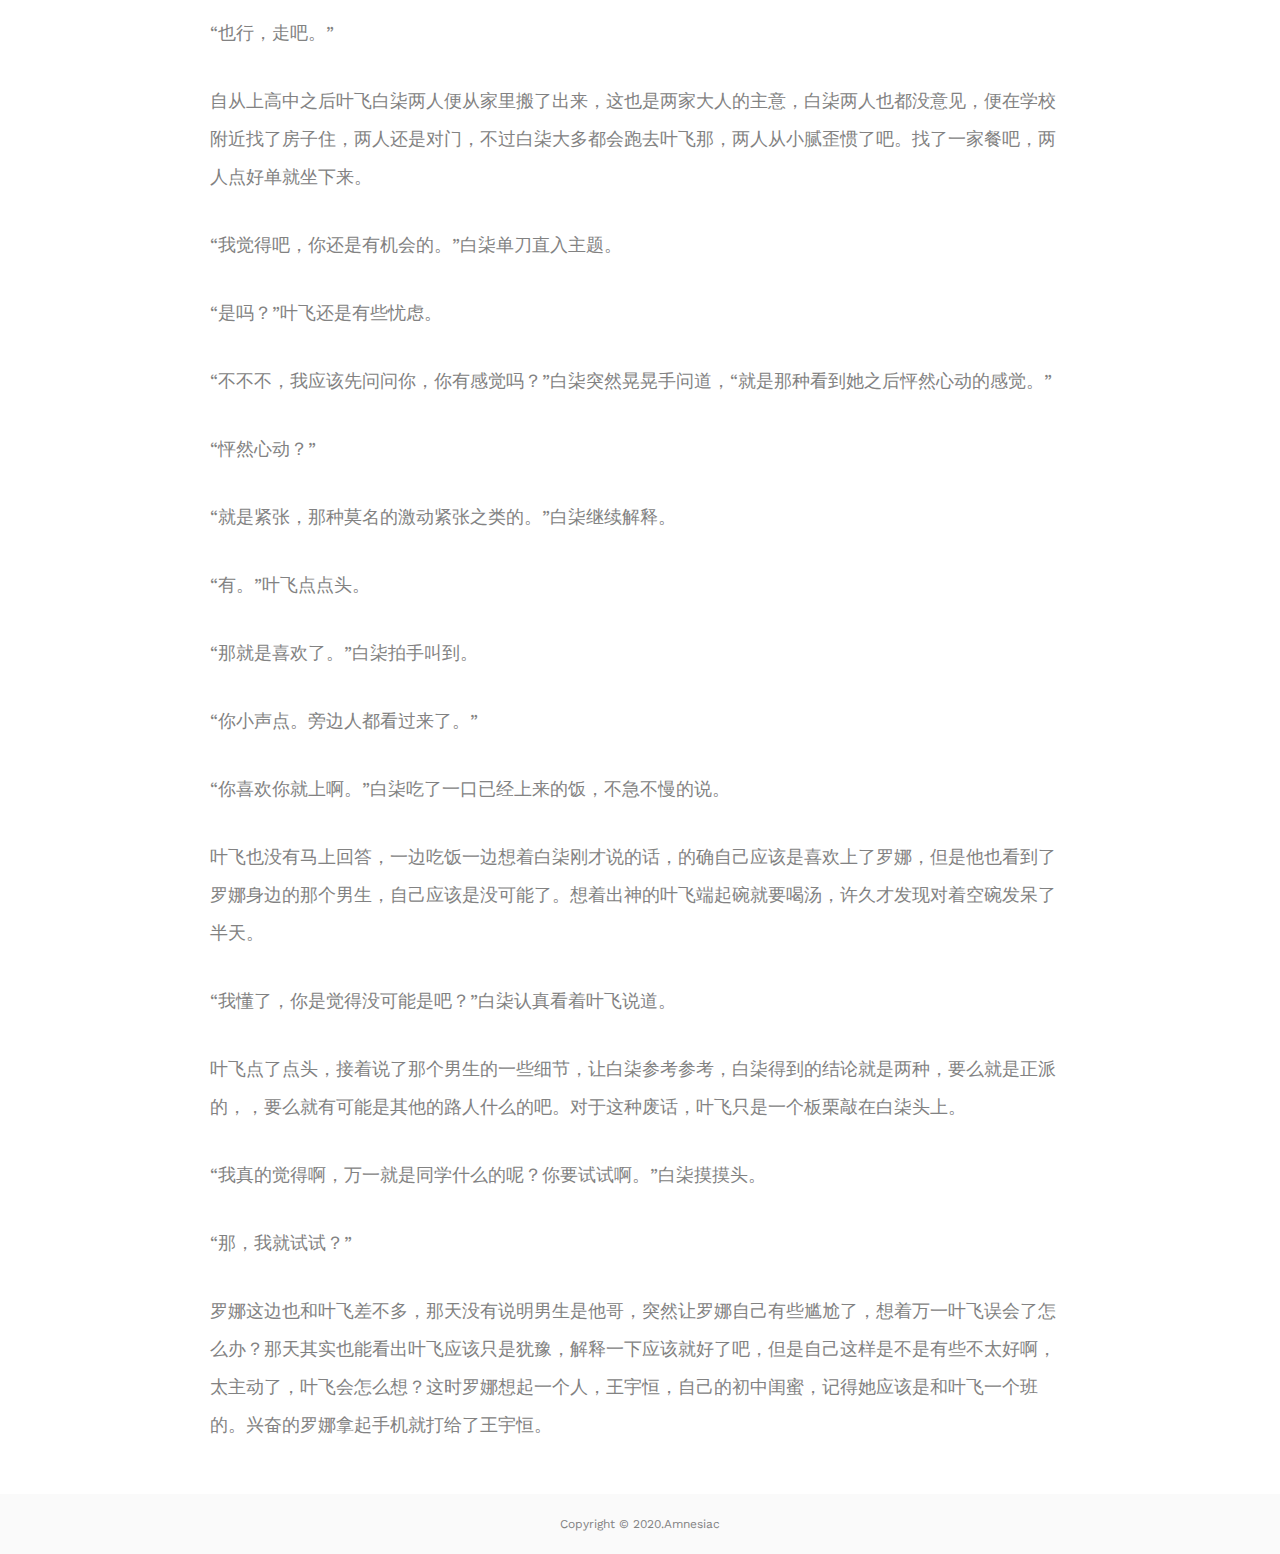
<file: html/Two.html>
<!DOCTYPE HTML>
<html>
	<head>
	<meta charset="utf-8">
	<meta http-equiv="X-UA-Compatible" content="IE=edge">
	<title>第二章</title>
	<meta name="viewport" content="width=device-width, initial-scale=1">
	<meta name="description" content="" />
	<meta name="keywords" content="" />
	<meta name="author" content="" />
  	<!-- Facebook and Twitter integration -->
	<meta property="og:title" content=""/>
	<meta property="og:image" content=""/>
	<meta property="og:url" content=""/>
	<meta property="og:site_name" content=""/>
	<meta property="og:description" content=""/>
	<meta name="twitter:title" content="" />
	<meta name="twitter:image" content="" />
	<meta name="twitter:url" content="" />
	<meta name="twitter:card" content="" />

	<link href="https://fonts.googleapis.com/css?family=Work+Sans:300,400,500,700,800" rel="stylesheet">
	
	<!-- Animate.css -->
	<link rel="stylesheet" href="../css/animate.css">
	<!-- Icomoon Icon Fonts-->
	<link rel="stylesheet" href="../css/icomoon.css">
	<!-- Bootstrap  -->
	<link rel="stylesheet" href="../css/bootstrap.css">
	
	<!-- Theme style  -->
	<link rel="stylesheet" href="../css/style.css">

	<!-- Modernizr JS -->
	<script src="../js/modernizr-2.6.2.min.js"></script>
	<!-- FOR IE9 below -->
	<!--[if lt IE 9]>
	<script src="js/respond.min.js"></script>
	<![endif]-->

	</head>
	<body class="single">
		
	<div class="fh5co-loader"></div>
	
	<div id="page">
		<div id="fh5co-aside" style="background-image: url(../images/image_2.png)" data-stellar-background-ratio="0.5">
			<div class="overlay"></div>
			<nav role="navigation">
				<ul>
					<li><a href="index.html"><i class="icon-home"></i></a></li>
				</ul>
			</nav>
			<div class="page-title">
				<img src="../images/person_1.jpg" alt="等待完整 三年篇">
				<span>2017-07-03</span>
				<h2>等待完整 三年篇</h2>
			</div>
		</div>
		<div id="fh5co-main-content">
			<div class="fh5co-post"> 
				<div class="fh5co-entry padding">
					<div>
						<h2>第二章</h2>
						<p></p>
						<p>
						叶飞慢慢走近女孩身旁，只见她看着球场上的一群人有些出神。站了一会，叶飞轻轻拍了拍女孩的肩。
 

						<p>“你好。”待女孩转过身，叶飞略显局促的开场。
						
						
						
						<p>“你好，你是？”女孩有些惊讶，想了想开口道，“你是昨天的那个是吧？”
						
						
						
						<p>“嗯，啊，我叫叶飞。”叶飞明显感到自己有些结巴了。“昨天，真有些不好意思。”
						
						
						
						<p>“没事的，我还要谢谢你呢。”女孩笑道，“我叫罗娜。”
						
						
						
						<p>“真没想到我们是一个学校的。对了你在这里？”
						<p>
						<p>
						<p>
						<p>罗娜没有回答只是看了看球场，叶飞顺着方向看去，顿时一个身材高挑的男生映入眼帘。
						<p>
						<p>叶飞感觉好像明白了什么，又见那个男生向这边走来，想了想。
						<p>
						<p>
						<p>
						<p>“那，我就先走了，以后有空聊吧。”
						<p>
						<p>
						<p>
						<p>“嗯，那好吧。再见。”
						<p>
						<p>
						<p>
						<p>“再见。”
						<p>
						<p>
						<p>
						<p>说完转身离开了，叶飞只感觉刚才的紧张不见了，但是另一种感觉却萦绕心头，一种很难说清的感觉。再说另一边，罗娜不等男生走道树下，便迎了上去，将手里的水递了过去。
						<p>
						<p>
						<p>
						<p>“刚才那个是谁啊，怎么一下就走了？”
						<p>
						<p>
						<p>
						<p>“还不是因为看到你啊。”
						<p>
						<p>
						<p>
						<p>“我？看到我怎么了？”男生一脸无奈，“哦，那小子不会就是昨天你遇到的那个吧？”
						<p>
						<p>
						<p>
						<p>“嗯，是他。”罗娜脸一阵微红，“哥，你觉得怎么样？”
						<p>
						<p>
						<p>
						<p>“看起来挺斯文的，应该还不错。”
						<p>
						<p>
						<p>
						<p>两人看着快步离去的叶飞相视一笑，一颗爱情的种子发了芽。原来还真就有一见钟情，那一个拦腰相救让回过神的罗娜既兴奋又害羞，差不多一个晚上那个都没睡好。要不是罗娜妈妈就得奇怪，发现女儿有反常，没准罗娜要睡到中午。
						<p>
						<p>
						<p>
						<p>“我说小叶子，今早上突然撇下我们就走了。有情况。”中午放学回家走在路上白柒第一件事就是问叶飞怎么突然就走了。
						<p>
						<p>
						<p>
						<p>“没什么啊。我，我这不是给你们制造机会嘛”叶飞一脸正紧却还是有些掩盖不住心中的激动。
						<p>
						<p>“唉唉，可别这么就岔开话题啊，我可是看到了，你是去找妹子吧？”
						<p>
						<p>
						<p>
						<p>“嗯~是，就昨天那妹子，我们竟然是一个学校的。”叶飞知道如果不回答的话接下来就是没完没了的问题，只好迅速妥协伺机转移话题。
						<p>
						<p>
						<p>
						<p>“哦，你不会看上她了吧？”白柒突然就嗅到了八卦“说说看啊，你和她说了啥？”
						<p>
						<p>
						<p>
						<p>叶飞一开始还是支支吾吾的，不过还是把早上的是大致的说了一遍，白柒一边听一遍想着什么。
						<p>
						<p>
						<p>
						<p>“听完了吧，就是这样。”叶飞说完看着白柒，一副坦白从宽的表情。
						<p>
						<p>
						<p>
						<p>“我们今天中午去哪吃啊？”
						<p>
						<p>
						<p>
						<p>“哈咧？”叶飞惊讶道，“你。”
						<p>
						<p>
						<p>
						<p>“那我不是很识相的转移话题了吗？”白柒摊摊手。“不是吗？难道你还想继续聊下去？”
						<p>
						<p>
						<p>
						<p>“这......”
						<p>
						<p>
						<p>
						<p>看着有些纠结的叶飞，白柒伸出手勾起叶飞的下巴，盯着叶飞的眼睛，直到叶飞甩头挣开。白柒大笑两声，拉着叶飞就走。
						<p>
						<p>
						<p>
						<p>“别不高兴啊，这样，我们找个地方坐下来吃东西然后再继续探讨探讨，好不好？”
						<p>
						<p>
						<p>
						<p>“也行，走吧。”
						<p>
						<p>
						<p>
						<p>自从上高中之后叶飞白柒两人便从家里搬了出来，这也是两家大人的主意，白柒两人也都没意见，便在学校附近找了房子住，两人还是对门，不过白柒大多都会跑去叶飞那，两人从小腻歪惯了吧。找了一家餐吧，两人点好单就坐下来。
						<p>
						<p>
						<p>
						<p>“我觉得吧，你还是有机会的。”白柒单刀直入主题。
						<p>
						<p>
						<p>
						<p>“是吗？”叶飞还是有些忧虑。
						<p>
						<p>
						<p>
						<p>“不不不，我应该先问问你，你有感觉吗？”白柒突然晃晃手问道，“就是那种看到她之后怦然心动的感觉。”
						<p>
						<p>
						<p>
						<p>“怦然心动？”
						<p>
						<p>
						<p>
						<p>“就是紧张，那种莫名的激动紧张之类的。”白柒继续解释。
						<p>
						<p>
						<p>
						<p>“有。”叶飞点点头。
						<p>
						<p>
						<p>
						<p>“那就是喜欢了。”白柒拍手叫到。
						<p>
						<p>
						<p>
						<p>“你小声点。旁边人都看过来了。”
						<p>
						<p>
						<p>
						<p>“你喜欢你就上啊。”白柒吃了一口已经上来的饭，不急不慢的说。
						<p>
						<p>
						<p>
						<p>叶飞也没有马上回答，一边吃饭一边想着白柒刚才说的话，的确自己应该是喜欢上了罗娜，但是他也看到了罗娜身边的那个男生，自己应该是没可能了。想着出神的叶飞端起碗就要喝汤，许久才发现对着空碗发呆了半天。
						<p>
						<p>
						<p>
						<p>“我懂了，你是觉得没可能是吧？”白柒认真看着叶飞说道。
						<p>
						<p>
						<p>
						<p>叶飞点了点头，接着说了那个男生的一些细节，让白柒参考参考，白柒得到的结论就是两种，要么就是正派的，，要么就有可能是其他的路人什么的吧。对于这种废话，叶飞只是一个板栗敲在白柒头上。
						<p>
						<p>
						<p>
						<p>“我真的觉得啊，万一就是同学什么的呢？你要试试啊。”白柒摸摸头。
						<p>
						<p>
						<p>
						<p>“那，我就试试？”
						<p>
						<p>
						<p>
						<p>罗娜这边也和叶飞差不多，那天没有说明男生是他哥，突然让罗娜自己有些尴尬了，想着万一叶飞误会了怎么办？那天其实也能看出叶飞应该只是犹豫，解释一下应该就好了吧，但是自己这样是不是有些不太好啊，太主动了，叶飞会怎么想？这时罗娜想起一个人，王宇恒，自己的初中闺蜜，记得她应该是和叶飞一个班的。兴奋的罗娜拿起手机就打给了王宇恒。</P>

					</div>
				</div>
				
				

			</div>
		</div>
	</div>

<!-- 	<div class="fh5co-navigation">
		<div class="fh5co-cover prev fh5co-cover-sm" style="background-image: url(images/project-4.jpg)">
			<div class="overlay"></div>

			<a class="copy" href="#">
				<div class="display-t">
					<div class="display-tc">
						<div>
							<span>Previous Post</span>
							<h2>How to be an affective web developer</h2>
						</div>
					</div>
				</div>
			</a>

		</div>
		<div class="fh5co-cover next fh5co-cover-sm" style="background-image: url(images/project-5.jpg)">
			<div class="overlay"></div>
			<a class="copy" href="#">
				<div class="display-t">
					<div class="display-tc">
						<div>
							<span>Next Post</span>
							<h2>How to be an affective web developer</h2>
						</div>
					</div>
				</div>
			</a>

		</div>
	</div> -->

<footer>
		<div>
					Copyright &copy; 2020.Amnesiac
					</div>
				</footer>

	<div class="gototop js-top">
		<a href="#" class="js-gotop"><i class="icon-arrow-up"></i></a>
	</div>
	
	<!-- jQuery -->
	<script src="../js/jquery.min.js"></script>
	<!-- jQuery Easing -->
	<script src="../js/jquery.easing.1.3.js"></script>
	<!-- Bootstrap -->
	<script src="../js/bootstrap.min.js"></script>
	<!-- Waypoints -->
	<script src="../js/jquery.waypoints.min.js"></script>
	<!-- Stellar Parallax -->
	<script src="../js/jquery.stellar.min.js"></script>
	<!-- Main -->
	<script src="../js/main.js"></script>

	</body>
</html>
</file>
<file: css/icomoon.css>
@font-face {
  font-family: 'icomoon';
  src:  url('../fonts/icomoon/icomoon.eot?6iuir');
  src:  url('../fonts/icomoon/icomoon.eot?6iuir#iefix') format('embedded-opentype'),
    url('../fonts/icomoon/icomoon.ttf?6iuir') format('truetype'),
    url('../fonts/icomoon/icomoon.woff?6iuir') format('woff'),
    url('../fonts/icomoon/icomoon.svg?6iuir#icomoon') format('svg');
  font-weight: normal;
  font-style: normal;
}

[class^="icon-"], [class*=" icon-"] {
  /* use !important to prevent issues with browser extensions that change fonts */
  font-family: 'icomoon' !important;
  speak: none;
  font-style: normal;
  font-weight: normal;
  font-variant: normal;
  text-transform: none;
  line-height: 1;

  /* Better Font Rendering =========== */
  -webkit-font-smoothing: antialiased;
  -moz-osx-font-smoothing: grayscale;
}

.icon-eye:before {
  content: "\e000";
}
.icon-paper-clip:before {
  content: "\e001";
}
.icon-mail:before {
  content: "\e002";
}
.icon-toggle:before {
  content: "\e003";
}
.icon-layout:before {
  content: "\e004";
}
.icon-link:before {
  content: "\e005";
}
.icon-bell:before {
  content: "\e006";
}
.icon-lock:before {
  content: "\e007";
}
.icon-unlock:before {
  content: "\e008";
}
.icon-ribbon:before {
  content: "\e009";
}
.icon-image:before {
  content: "\e010";
}
.icon-signal:before {
  content: "\e011";
}
.icon-target:before {
  content: "\e012";
}
.icon-clipboard:before {
  content: "\e013";
}
.icon-clock:before {
  content: "\e014";
}
.icon-watch:before {
  content: "\e015";
}
.icon-air-play:before {
  content: "\e016";
}
.icon-camera:before {
  content: "\e017";
}
.icon-video:before {
  content: "\e018";
}
.icon-disc:before {
  content: "\e019";
}
.icon-printer:before {
  content: "\e020";
}
.icon-monitor:before {
  content: "\e021";
}
.icon-server:before {
  content: "\e022";
}
.icon-cog:before {
  content: "\e023";
}
.icon-heart:before {
  content: "\e024";
}
.icon-paragraph:before {
  content: "\e025";
}
.icon-align-justify:before {
  content: "\e026";
}
.icon-align-left:before {
  content: "\e027";
}
.icon-align-center:before {
  content: "\e028";
}
.icon-align-right:before {
  content: "\e029";
}
.icon-book:before {
  content: "\e030";
}
.icon-layers:before {
  content: "\e031";
}
.icon-stack:before {
  content: "\e032";
}
.icon-stack-2:before {
  content: "\e033";
}
.icon-paper:before {
  content: "\e034";
}
.icon-paper-stack:before {
  content: "\e035";
}
.icon-search:before {
  content: "\e036";
}
.icon-zoom-in:before {
  content: "\e037";
}
.icon-zoom-out:before {
  content: "\e038";
}
.icon-reply:before {
  content: "\e039";
}
.icon-circle-plus:before {
  content: "\e040";
}
.icon-circle-minus:before {
  content: "\e041";
}
.icon-circle-check:before {
  content: "\e042";
}
.icon-circle-cross:before {
  content: "\e043";
}
.icon-square-plus:before {
  content: "\e044";
}
.icon-square-minus:before {
  content: "\e045";
}
.icon-square-check:before {
  content: "\e046";
}
.icon-square-cross:before {
  content: "\e047";
}
.icon-microphone:before {
  content: "\e048";
}
.icon-record:before {
  content: "\e049";
}
.icon-skip-back:before {
  content: "\e050";
}
.icon-rewind:before {
  content: "\e051";
}
.icon-play:before {
  content: "\e052";
}
.icon-pause:before {
  content: "\e053";
}
.icon-stop:before {
  content: "\e054";
}
.icon-fast-forward:before {
  content: "\e055";
}
.icon-skip-forward:before {
  content: "\e056";
}
.icon-shuffle:before {
  content: "\e057";
}
.icon-repeat:before {
  content: "\e058";
}
.icon-folder:before {
  content: "\e059";
}
.icon-umbrella:before {
  content: "\e060";
}
.icon-moon:before {
  content: "\e061";
}
.icon-thermometer:before {
  content: "\e062";
}
.icon-drop:before {
  content: "\e063";
}
.icon-sun:before {
  content: "\e064";
}
.icon-cloud:before {
  content: "\e065";
}
.icon-cloud-upload:before {
  content: "\e066";
}
.icon-cloud-download:before {
  content: "\e067";
}
.icon-upload:before {
  content: "\e068";
}
.icon-download:before {
  content: "\e069";
}
.icon-location:before {
  content: "\e070";
}
.icon-location-2:before {
  content: "\e071";
}
.icon-map:before {
  content: "\e072";
}
.icon-battery:before {
  content: "\e073";
}
.icon-head:before {
  content: "\e074";
}
.icon-briefcase:before {
  content: "\e075";
}
.icon-speech-bubble:before {
  content: "\e076";
}
.icon-anchor:before {
  content: "\e077";
}
.icon-globe:before {
  content: "\e078";
}
.icon-box:before {
  content: "\e079";
}
.icon-reload:before {
  content: "\e080";
}
.icon-share:before {
  content: "\e081";
}
.icon-marquee:before {
  content: "\e082";
}
.icon-marquee-plus:before {
  content: "\e083";
}
.icon-marquee-minus:before {
  content: "\e084";
}
.icon-tag:before {
  content: "\e085";
}
.icon-power:before {
  content: "\e086";
}
.icon-command:before {
  content: "\e087";
}
.icon-alt:before {
  content: "\e088";
}
.icon-esc:before {
  content: "\e089";
}
.icon-bar-graph:before {
  content: "\e090";
}
.icon-bar-graph-2:before {
  content: "\e091";
}
.icon-pie-graph:before {
  content: "\e092";
}
.icon-star:before {
  content: "\e093";
}
.icon-arrow-left:before {
  content: "\e094";
}
.icon-arrow-right:before {
  content: "\e095";
}
.icon-arrow-up:before {
  content: "\e096";
}
.icon-arrow-down:before {
  content: "\e097";
}
.icon-volume:before {
  content: "\e098";
}
.icon-mute:before {
  content: "\e099";
}
.icon-content-right:before {
  content: "\e100";
}
.icon-content-left:before {
  content: "\e101";
}
.icon-grid:before {
  content: "\e102";
}
.icon-grid-2:before {
  content: "\e103";
}
.icon-columns:before {
  content: "\e104";
}
.icon-loader:before {
  content: "\e105";
}
.icon-bag:before {
  content: "\e106";
}
.icon-ban:before {
  content: "\e107";
}
.icon-flag:before {
  content: "\e108";
}
.icon-trash:before {
  content: "\e109";
}
.icon-expand:before {
  content: "\e110";
}
.icon-contract:before {
  content: "\e111";
}
.icon-maximize:before {
  content: "\e112";
}
.icon-minimize:before {
  content: "\e113";
}
.icon-plus:before {
  content: "\e114";
}
.icon-minus:before {
  content: "\e115";
}
.icon-check:before {
  content: "\e116";
}
.icon-cross:before {
  content: "\e117";
}
.icon-move:before {
  content: "\e118";
}
.icon-delete:before {
  content: "\e119";
}
.icon-menu:before {
  content: "\e120";
}
.icon-archive:before {
  content: "\e121";
}
.icon-inbox:before {
  content: "\e122";
}
.icon-outbox:before {
  content: "\e123";
}
.icon-file:before {
  content: "\e124";
}
.icon-file-add:before {
  content: "\e125";
}
.icon-file-subtract:before {
  content: "\e126";
}
.icon-help:before {
  content: "\e127";
}
.icon-open:before {
  content: "\e128";
}
.icon-ellipsis:before {
  content: "\e129";
}
.icon-add-to-list:before {
  content: "\e900";
}
.icon-classic-computer:before {
  content: "\e901";
}
.icon-controller-fast-backward:before {
  content: "\e902";
}
.icon-creative-commons-attribution:before {
  content: "\e903";
}
.icon-creative-commons-noderivs:before {
  content: "\e904";
}
.icon-creative-commons-noncommercial-eu:before {
  content: "\e905";
}
.icon-creative-commons-noncommercial-us:before {
  content: "\e906";
}
.icon-creative-commons-public-domain:before {
  content: "\e907";
}
.icon-creative-commons-remix:before {
  content: "\e908";
}
.icon-creative-commons-share:before {
  content: "\e909";
}
.icon-creative-commons-sharealike:before {
  content: "\e90a";
}
.icon-creative-commons:before {
  content: "\e90b";
}
.icon-document-landscape:before {
  content: "\e90c";
}
.icon-remove-user:before {
  content: "\e90d";
}
.icon-warning:before {
  content: "\e90e";
}
.icon-arrow-bold-down:before {
  content: "\e90f";
}
.icon-arrow-bold-left:before {
  content: "\e910";
}
.icon-arrow-bold-right:before {
  content: "\e911";
}
.icon-arrow-bold-up:before {
  content: "\e912";
}
.icon-arrow-down2:before {
  content: "\e913";
}
.icon-arrow-left2:before {
  content: "\e914";
}
.icon-arrow-long-down:before {
  content: "\e915";
}
.icon-arrow-long-left:before {
  content: "\e916";
}
.icon-arrow-long-right:before {
  content: "\e917";
}
.icon-arrow-long-up:before {
  content: "\e918";
}
.icon-arrow-right2:before {
  content: "\e919";
}
.icon-arrow-up2:before {
  content: "\e91a";
}
.icon-arrow-with-circle-down:before {
  content: "\e91b";
}
.icon-arrow-with-circle-left:before {
  content: "\e91c";
}
.icon-arrow-with-circle-right:before {
  content: "\e91d";
}
.icon-arrow-with-circle-up:before {
  content: "\e91e";
}
.icon-bookmark:before {
  content: "\e91f";
}
.icon-bookmarks:before {
  content: "\e920";
}
.icon-chevron-down:before {
  content: "\e921";
}
.icon-chevron-left:before {
  content: "\e922";
}
.icon-chevron-right:before {
  content: "\e923";
}
.icon-chevron-small-down:before {
  content: "\e924";
}
.icon-chevron-small-left:before {
  content: "\e925";
}
.icon-chevron-small-right:before {
  content: "\e926";
}
.icon-chevron-small-up:before {
  content: "\e927";
}
.icon-chevron-thin-down:before {
  content: "\e928";
}
.icon-chevron-thin-left:before {
  content: "\e929";
}
.icon-chevron-thin-right:before {
  content: "\e92a";
}
.icon-chevron-thin-up:before {
  content: "\e92b";
}
.icon-chevron-up:before {
  content: "\e92c";
}
.icon-chevron-with-circle-down:before {
  content: "\e92d";
}
.icon-chevron-with-circle-left:before {
  content: "\e92e";
}
.icon-chevron-with-circle-right:before {
  content: "\e92f";
}
.icon-chevron-with-circle-up:before {
  content: "\e930";
}
.icon-cloud2:before {
  content: "\e931";
}
.icon-controller-fast-forward:before {
  content: "\e932";
}
.icon-controller-jump-to-start:before {
  content: "\e933";
}
.icon-controller-next:before {
  content: "\e934";
}
.icon-controller-paus:before {
  content: "\e935";
}
.icon-controller-play:before {
  content: "\e936";
}
.icon-controller-record:before {
  content: "\e937";
}
.icon-controller-stop:before {
  content: "\e938";
}
.icon-controller-volume:before {
  content: "\e939";
}
.icon-dot-single:before {
  content: "\e93a";
}
.icon-dots-three-horizontal:before {
  content: "\e93b";
}
.icon-dots-three-vertical:before {
  content: "\e93c";
}
.icon-dots-two-horizontal:before {
  content: "\e93d";
}
.icon-dots-two-vertical:before {
  content: "\e93e";
}
.icon-download2:before {
  content: "\e93f";
}
.icon-emoji-flirt:before {
  content: "\e940";
}
.icon-flow-branch:before {
  content: "\e941";
}
.icon-flow-cascade:before {
  content: "\e942";
}
.icon-flow-line:before {
  content: "\e943";
}
.icon-flow-parallel:before {
  content: "\e944";
}
.icon-flow-tree:before {
  content: "\e945";
}
.icon-install:before {
  content: "\e946";
}
.icon-layers2:before {
  content: "\e947";
}
.icon-open-book:before {
  content: "\e948";
}
.icon-resize-100:before {
  content: "\e949";
}
.icon-resize-full-screen:before {
  content: "\e94a";
}
.icon-save:before {
  content: "\e94b";
}
.icon-select-arrows:before {
  content: "\e94c";
}
.icon-sound-mute:before {
  content: "\e94d";
}
.icon-sound:before {
  content: "\e94e";
}
.icon-trash2:before {
  content: "\e94f";
}
.icon-triangle-down:before {
  content: "\e950";
}
.icon-triangle-left:before {
  content: "\e951";
}
.icon-triangle-right:before {
  content: "\e952";
}
.icon-triangle-up:before {
  content: "\e953";
}
.icon-uninstall:before {
  content: "\e954";
}
.icon-upload-to-cloud:before {
  content: "\e955";
}
.icon-upload2:before {
  content: "\e956";
}
.icon-add-user:before {
  content: "\e957";
}
.icon-address:before {
  content: "\e958";
}
.icon-adjust:before {
  content: "\e959";
}
.icon-air:before {
  content: "\e95a";
}
.icon-aircraft-landing:before {
  content: "\e95b";
}
.icon-aircraft-take-off:before {
  content: "\e95c";
}
.icon-aircraft:before {
  content: "\e95d";
}
.icon-align-bottom:before {
  content: "\e95e";
}
.icon-align-horizontal-middle:before {
  content: "\e95f";
}
.icon-align-left2:before {
  content: "\e960";
}
.icon-align-right2:before {
  content: "\e961";
}
.icon-align-top:before {
  content: "\e962";
}
.icon-align-vertical-middle:before {
  content: "\e963";
}
.icon-archive2:before {
  content: "\e964";
}
.icon-area-graph:before {
  content: "\e965";
}
.icon-attachment:before {
  content: "\e966";
}
.icon-awareness-ribbon:before {
  content: "\e967";
}
.icon-back-in-time:before {
  content: "\e968";
}
.icon-back:before {
  content: "\e969";
}
.icon-bar-graph2:before {
  content: "\e96a";
}
.icon-battery2:before {
  content: "\e96b";
}
.icon-beamed-note:before {
  content: "\e96c";
}
.icon-bell2:before {
  content: "\e96d";
}
.icon-blackboard:before {
  content: "\e96e";
}
.icon-block:before {
  content: "\e96f";
}
.icon-book2:before {
  content: "\e970";
}
.icon-bowl:before {
  content: "\e971";
}
.icon-box2:before {
  content: "\e972";
}
.icon-briefcase2:before {
  content: "\e973";
}
.icon-browser:before {
  content: "\e974";
}
.icon-brush:before {
  content: "\e975";
}
.icon-bucket:before {
  content: "\e976";
}
.icon-cake:before {
  content: "\e977";
}
.icon-calculator:before {
  content: "\e978";
}
.icon-calendar:before {
  content: "\e979";
}
.icon-camera2:before {
  content: "\e97a";
}
.icon-ccw:before {
  content: "\e97b";
}
.icon-chat:before {
  content: "\e97c";
}
.icon-check2:before {
  content: "\e97d";
}
.icon-circle-with-cross:before {
  content: "\e97e";
}
.icon-circle-with-minus:before {
  content: "\e97f";
}
.icon-circle-with-plus:before {
  content: "\e980";
}
.icon-circle:before {
  content: "\e981";
}
.icon-circular-graph:before {
  content: "\e982";
}
.icon-clapperboard:before {
  content: "\e983";
}
.icon-clipboard2:before {
  content: "\e984";
}
.icon-clock2:before {
  content: "\e985";
}
.icon-code:before {
  content: "\e986";
}
.icon-cog2:before {
  content: "\e987";
}
.icon-colours:before {
  content: "\e988";
}
.icon-compass:before {
  content: "\e989";
}
.icon-copy:before {
  content: "\e98a";
}
.icon-credit-card:before {
  content: "\e98b";
}
.icon-credit:before {
  content: "\e98c";
}
.icon-cross2:before {
  content: "\e98d";
}
.icon-cup:before {
  content: "\e98e";
}
.icon-cw:before {
  content: "\e98f";
}
.icon-cycle:before {
  content: "\e990";
}
.icon-database:before {
  content: "\e991";
}
.icon-dial-pad:before {
  content: "\e992";
}
.icon-direction:before {
  content: "\e993";
}
.icon-document:before {
  content: "\e994";
}
.icon-documents:before {
  content: "\e995";
}
.icon-drink:before {
  content: "\e996";
}
.icon-drive:before {
  content: "\e997";
}
.icon-drop2:before {
  content: "\e998";
}
.icon-edit:before {
  content: "\e999";
}
.icon-email:before {
  content: "\e99a";
}
.icon-emoji-happy:before {
  content: "\e99b";
}
.icon-emoji-neutral:before {
  content: "\e99c";
}
.icon-emoji-sad:before {
  content: "\e99d";
}
.icon-erase:before {
  content: "\e99e";
}
.icon-eraser:before {
  content: "\e99f";
}
.icon-export:before {
  content: "\e9a0";
}
.icon-eye2:before {
  content: "\e9a1";
}
.icon-feather:before {
  content: "\e9a2";
}
.icon-flag2:before {
  content: "\e9a3";
}
.icon-flash:before {
  content: "\e9a4";
}
.icon-flashlight:before {
  content: "\e9a5";
}
.icon-flat-brush:before {
  content: "\e9a6";
}
.icon-folder-images:before {
  content: "\e9a7";
}
.icon-folder-music:before {
  content: "\e9a8";
}
.icon-folder-video:before {
  content: "\e9a9";
}
.icon-folder2:before {
  content: "\e9aa";
}
.icon-forward:before {
  content: "\e9ab";
}
.icon-funnel:before {
  content: "\e9ac";
}
.icon-game-controller:before {
  content: "\e9ad";
}
.icon-gauge:before {
  content: "\e9ae";
}
.icon-globe2:before {
  content: "\e9af";
}
.icon-graduation-cap:before {
  content: "\e9b0";
}
.icon-grid2:before {
  content: "\e9b1";
}
.icon-hair-cross:before {
  content: "\e9b2";
}
.icon-hand:before {
  content: "\e9b3";
}
.icon-heart-outlined:before {
  content: "\e9b4";
}
.icon-heart2:before {
  content: "\e9b5";
}
.icon-help-with-circle:before {
  content: "\e9b6";
}
.icon-help2:before {
  content: "\e9b7";
}
.icon-home:before {
  content: "\e9b8";
}
.icon-hour-glass:before {
  content: "\e9b9";
}
.icon-image-inverted:before {
  content: "\e9ba";
}
.icon-image2:before {
  content: "\e9bb";
}
.icon-images:before {
  content: "\e9bc";
}
.icon-inbox2:before {
  content: "\e9bd";
}
.icon-infinity:before {
  content: "\e9be";
}
.icon-info-with-circle:before {
  content: "\e9bf";
}
.icon-info:before {
  content: "\e9c0";
}
.icon-key:before {
  content: "\e9c1";
}
.icon-keyboard:before {
  content: "\e9c2";
}
.icon-lab-flask:before {
  content: "\e9c3";
}
.icon-landline:before {
  content: "\e9c4";
}
.icon-language:before {
  content: "\e9c5";
}
.icon-laptop:before {
  content: "\e9c6";
}
.icon-leaf:before {
  content: "\e9c7";
}
.icon-level-down:before {
  content: "\e9c8";
}
.icon-level-up:before {
  content: "\e9c9";
}
.icon-lifebuoy:before {
  content: "\e9ca";
}
.icon-light-bulb:before {
  content: "\e9cb";
}
.icon-light-down:before {
  content: "\e9cc";
}
.icon-light-up:before {
  content: "\e9cd";
}
.icon-line-graph:before {
  content: "\e9ce";
}
.icon-link2:before {
  content: "\e9cf";
}
.icon-list:before {
  content: "\e9d0";
}
.icon-location-pin:before {
  content: "\e9d1";
}
.icon-location2:before {
  content: "\e9d2";
}
.icon-lock-open:before {
  content: "\e9d3";
}
.icon-lock2:before {
  content: "\e9d4";
}
.icon-log-out:before {
  content: "\e9d5";
}
.icon-login:before {
  content: "\e9d6";
}
.icon-loop:before {
  content: "\e9d7";
}
.icon-magnet:before {
  content: "\e9d8";
}
.icon-magnifying-glass:before {
  content: "\e9d9";
}
.icon-mail2:before {
  content: "\e9da";
}
.icon-man:before {
  content: "\e9db";
}
.icon-map2:before {
  content: "\e9dc";
}
.icon-mask:before {
  content: "\e9dd";
}
.icon-medal:before {
  content: "\e9de";
}
.icon-megaphone:before {
  content: "\e9df";
}
.icon-menu2:before {
  content: "\e9e0";
}
.icon-message:before {
  content: "\e9e1";
}
.icon-mic:before {
  content: "\e9e2";
}
.icon-minus2:before {
  content: "\e9e3";
}
.icon-mobile:before {
  content: "\e9e4";
}
.icon-modern-mic:before {
  content: "\e9e5";
}
.icon-moon2:before {
  content: "\e9e6";
}
.icon-mouse:before {
  content: "\e9e7";
}
.icon-music:before {
  content: "\e9e8";
}
.icon-network:before {
  content: "\e9e9";
}
.icon-new-message:before {
  content: "\e9ea";
}
.icon-new:before {
  content: "\e9eb";
}
.icon-news:before {
  content: "\e9ec";
}
.icon-note:before {
  content: "\e9ed";
}
.icon-notification:before {
  content: "\e9ee";
}
.icon-old-mobile:before {
  content: "\e9ef";
}
.icon-old-phone:before {
  content: "\e9f0";
}
.icon-palette:before {
  content: "\e9f1";
}
.icon-paper-plane:before {
  content: "\e9f2";
}
.icon-pencil:before {
  content: "\e9f3";
}
.icon-phone:before {
  content: "\e9f4";
}
.icon-pie-chart:before {
  content: "\e9f5";
}
.icon-pin:before {
  content: "\e9f6";
}
.icon-plus2:before {
  content: "\e9f7";
}
.icon-popup:before {
  content: "\e9f8";
}
.icon-power-plug:before {
  content: "\e9f9";
}
.icon-price-ribbon:before {
  content: "\e9fa";
}
.icon-price-tag:before {
  content: "\e9fb";
}
.icon-print:before {
  content: "\e9fc";
}
.icon-progress-empty:before {
  content: "\e9fd";
}
.icon-progress-full:before {
  content: "\e9fe";
}
.icon-progress-one:before {
  content: "\e9ff";
}
.icon-progress-two:before {
  content: "\ea00";
}
.icon-publish:before {
  content: "\ea01";
}
.icon-quote:before {
  content: "\ea02";
}
.icon-radio:before {
  content: "\ea03";
}
.icon-reply-all:before {
  content: "\ea04";
}
.icon-reply2:before {
  content: "\ea05";
}
.icon-retweet:before {
  content: "\ea06";
}
.icon-rocket:before {
  content: "\ea07";
}
.icon-round-brush:before {
  content: "\ea08";
}
.icon-rss:before {
  content: "\ea09";
}
.icon-ruler:before {
  content: "\ea0a";
}
.icon-scissors:before {
  content: "\ea0b";
}
.icon-share-alternitive:before {
  content: "\ea0c";
}
.icon-share2:before {
  content: "\ea0d";
}
.icon-shareable:before {
  content: "\ea0e";
}
.icon-shield:before {
  content: "\ea0f";
}
.icon-shop:before {
  content: "\ea10";
}
.icon-shopping-bag:before {
  content: "\ea11";
}
.icon-shopping-basket:before {
  content: "\ea12";
}
.icon-shopping-cart:before {
  content: "\ea13";
}
.icon-shuffle2:before {
  content: "\ea14";
}
.icon-signal2:before {
  content: "\ea15";
}
.icon-sound-mix:before {
  content: "\ea16";
}
.icon-sports-club:before {
  content: "\ea17";
}
.icon-spreadsheet:before {
  content: "\ea18";
}
.icon-squared-cross:before {
  content: "\ea19";
}
.icon-squared-minus:before {
  content: "\ea1a";
}
.icon-squared-plus:before {
  content: "\ea1b";
}
.icon-star-outlined:before {
  content: "\ea1c";
}
.icon-star2:before {
  content: "\ea1d";
}
.icon-stopwatch:before {
  content: "\ea1e";
}
.icon-suitcase:before {
  content: "\ea1f";
}
.icon-swap:before {
  content: "\ea20";
}
.icon-sweden:before {
  content: "\ea21";
}
.icon-switch:before {
  content: "\ea22";
}
.icon-tablet:before {
  content: "\ea23";
}
.icon-tag2:before {
  content: "\ea24";
}
.icon-text-document-inverted:before {
  content: "\ea25";
}
.icon-text-document:before {
  content: "\ea26";
}
.icon-text:before {
  content: "\ea27";
}
.icon-thermometer2:before {
  content: "\ea28";
}
.icon-thumbs-down:before {
  content: "\ea29";
}
.icon-thumbs-up:before {
  content: "\ea2a";
}
.icon-thunder-cloud:before {
  content: "\ea2b";
}
.icon-ticket:before {
  content: "\ea2c";
}
.icon-time-slot:before {
  content: "\ea2d";
}
.icon-tools:before {
  content: "\ea2e";
}
.icon-traffic-cone:before {
  content: "\ea2f";
}
.icon-tree:before {
  content: "\ea30";
}
.icon-trophy:before {
  content: "\ea31";
}
.icon-tv:before {
  content: "\ea32";
}
.icon-typing:before {
  content: "\ea33";
}
.icon-unread:before {
  content: "\ea34";
}
.icon-untag:before {
  content: "\ea35";
}
.icon-user:before {
  content: "\ea36";
}
.icon-users:before {
  content: "\ea37";
}
.icon-v-card:before {
  content: "\ea38";
}
.icon-video2:before {
  content: "\ea39";
}
.icon-vinyl:before {
  content: "\ea3a";
}
.icon-voicemail:before {
  content: "\ea3b";
}
.icon-wallet:before {
  content: "\ea3c";
}
.icon-water:before {
  content: "\ea3d";
}
.icon-px-with-circle:before {
  content: "\ea3e";
}
.icon-px:before {
  content: "\ea3f";
}
.icon-basecamp:before {
  content: "\ea40";
}
.icon-behance:before {
  content: "\ea41";
}
.icon-creative-cloud:before {
  content: "\ea42";
}
.icon-dropbox:before {
  content: "\ea43";
}
.icon-evernote:before {
  content: "\ea44";
}
.icon-flattr:before {
  content: "\ea45";
}
.icon-foursquare:before {
  content: "\ea46";
}
.icon-google-drive:before {
  content: "\ea47";
}
.icon-google-hangouts:before {
  content: "\ea48";
}
.icon-grooveshark:before {
  content: "\ea49";
}
.icon-icloud:before {
  content: "\ea4a";
}
.icon-mixi:before {
  content: "\ea4b";
}
.icon-onedrive:before {
  content: "\ea4c";
}
.icon-paypal:before {
  content: "\ea4d";
}
.icon-picasa:before {
  content: "\ea4e";
}
.icon-qq:before {
  content: "\ea4f";
}
.icon-rdio-with-circle:before {
  content: "\ea50";
}
.icon-renren:before {
  content: "\ea51";
}
.icon-scribd:before {
  content: "\ea52";
}
.icon-sina-weibo:before {
  content: "\ea53";
}
.icon-skype-with-circle:before {
  content: "\ea54";
}
.icon-skype:before {
  content: "\ea55";
}
.icon-slideshare:before {
  content: "\ea56";
}
.icon-smashing:before {
  content: "\ea57";
}
.icon-soundcloud:before {
  content: "\ea58";
}
.icon-spotify-with-circle:before {
  content: "\ea59";
}
.icon-spotify:before {
  content: "\ea5a";
}
.icon-swarm:before {
  content: "\ea5b";
}
.icon-vine-with-circle:before {
  content: "\ea5c";
}
.icon-vine:before {
  content: "\ea5d";
}
.icon-vk-alternitive:before {
  content: "\ea5e";
}
.icon-vk-with-circle:before {
  content: "\ea5f";
}
.icon-vk:before {
  content: "\ea60";
}
.icon-xing-with-circle:before {
  content: "\ea61";
}
.icon-xing:before {
  content: "\ea62";
}
.icon-yelp:before {
  content: "\ea63";
}
.icon-dribbble-with-circle:before {
  content: "\ea64";
}
.icon-dribbble:before {
  content: "\ea65";
}
.icon-facebook-with-circle:before {
  content: "\ea66";
}
.icon-facebook:before {
  content: "\ea67";
}
.icon-flickr-with-circle:before {
  content: "\ea68";
}
.icon-flickr:before {
  content: "\ea69";
}
.icon-github-with-circle:before {
  content: "\ea6a";
}
.icon-github:before {
  content: "\ea6b";
}
.icon-google-with-circle:before {
  content: "\ea6c";
}
.icon-google:before {
  content: "\ea6d";
}
.icon-instagram-with-circle:before {
  content: "\ea6e";
}
.icon-instagram:before {
  content: "\ea6f";
}
.icon-lastfm-with-circle:before {
  content: "\ea70";
}
.icon-lastfm:before {
  content: "\ea71";
}
.icon-linkedin-with-circle:before {
  content: "\ea72";
}
.icon-linkedin:before {
  content: "\ea73";
}
.icon-pinterest-with-circle:before {
  content: "\ea74";
}
.icon-pinterest:before {
  content: "\ea75";
}
.icon-rdio:before {
  content: "\ea76";
}
.icon-stumbleupon-with-circle:before {
  content: "\ea77";
}
.icon-stumbleupon:before {
  content: "\ea78";
}
.icon-tumblr-with-circle:before {
  content: "\ea79";
}
.icon-tumblr:before {
  content: "\ea7a";
}
.icon-twitter-with-circle:before {
  content: "\ea7b";
}
.icon-twitter:before {
  content: "\ea7c";
}
.icon-vimeo-with-circle:before {
  content: "\ea7d";
}
.icon-vimeo:before {
  content: "\ea7e";
}
.icon-youtube-with-circle:before {
  content: "\ea7f";
}
.icon-youtube:before {
  content: "\ea80";
}
</file>
<file: css/style.css>
@font-face {
  font-family: 'icomoon';
  src: url("../fonts/icomoon/icomoon.eot?srf3rx");
  src: url("../fonts/icomoon/icomoon.eot?srf3rx#iefix") format("embedded-opentype"), url("../fonts/icomoon/icomoon.ttf?srf3rx") format("truetype"), url("../fonts/icomoon/icomoon.woff?srf3rx") format("woff"), url("../fonts/icomoon/icomoon.svg?srf3rx#icomoon") format("svg");
  font-weight: normal;
  font-style: normal;
}
/* =======================================================
*
* 	Template Style 
*
* ======================================================= */
body {
  font-family: "Work Sans", Arial, sans-serif;
  font-weight: 400;
  font-size: 16px;
  line-height: 1.7;
  color: #828282;
  background: #fff;
}

#page {
  position: relative;
  overflow-x: hidden;
  width: 100%;
  height: 100%;
  -webkit-transition: 0.5s;
  -o-transition: 0.5s;
  transition: 0.5s;
}
.offcanvas #page {
  overflow: hidden;
  position: absolute;
}
.offcanvas #page:after {
  -webkit-transition: 2s;
  -o-transition: 2s;
  transition: 2s;
  position: absolute;
  top: 0;
  right: 0;
  bottom: 0;
  left: 0;
  z-index: 101;
  background: rgba(0, 0, 0, 0.7);
  content: "";
}

a {
  color: #FC5185;
  -webkit-transition: 0.5s;
  -o-transition: 0.5s;
  transition: 0.5s;
}
a:hover, a:active, a:focus {
  color: #FC5185;
  outline: none;
  text-decoration: none;
}

p, ul, ol {
  margin-bottom: 30px;
  font-size: 18px;
  line-height: 38px;
}

h1, h2, h3, h4, h5, h6, figure {
  color: #000;
  font-family: "Work Sans", Arial, sans-serif;
  font-weight: 400;
  margin: 0 0 30px 0;
}

::-webkit-selection {
  color: #fff;
  background: #FC5185;
}

::-moz-selection {
  color: #fff;
  background: #FC5185;
}

::selection {
  color: #fff;
  background: #FC5185;
}

.fh5co-nav {
  position: absolute;
  top: 0;
  margin: 0;
  padding: 0;
  width: 100%;
  padding: 0;
  z-index: 1001;
}
.fh5co-nav .top-menu {
  border-bottom: 1px solid rgba(255, 255, 255, 0.1);
  padding: 28px 0;
}
.fh5co-nav .top {
  border-bottom: 1px solid rgba(255, 255, 255, 0.1);
  padding: 7px 0;
  margin-bottom: 0;
}
.fh5co-nav .top .num, .fh5co-nav .top .fh5co-social {
  display: inline-block;
  margin: 0;
}
.fh5co-nav .top .num {
  color: rgba(255, 255, 255, 0.6);
  font-size: 13px;
  padding-right: 20px;
  margin-right: 10px;
  border-right: 1px solid rgba(255, 255, 255, 0.2);
  letter-spacing: 0px;
}
.fh5co-nav .top .fh5co-social li {
  font-size: 14px;
}
.fh5co-nav .top .fh5co-social li a {
  padding: 0 7px;
}
.fh5co-nav .top .fh5co-social li a i {
  font-size: 14px;
}
.fh5co-nav #fh5co-logo {
  font-size: 24px;
  margin: 0;
  padding: 0;
  text-transform: uppercase;
  font-weight: bold;
  font-weight: 700;
  font-family: "Work Sans", Arial, sans-serif;
}
.fh5co-nav #fh5co-logo a span {
  color: #FC5185;
}
.fh5co-nav a {
  padding: 5px 10px;
  color: #fff;
}
@media screen and (max-width: 768px) {
  .fh5co-nav .menu-1 {
    display: none;
  }
}
.fh5co-nav ul {
  padding: 0;
  margin: 5px 0 0 0;
}
.fh5co-nav ul li {
  padding: 0;
  margin: 0;
  list-style: none;
  display: inline;
}
.fh5co-nav ul li a {
  font-size: 13px;
  padding: 30px 15px;
  text-transform: uppercase;
  color: rgba(255, 255, 255, 0.5);
  letter-spacing: 2px;
  -webkit-transition: 0.5s;
  -o-transition: 0.5s;
  transition: 0.5s;
}
.fh5co-nav ul li a:hover, .fh5co-nav ul li a:focus, .fh5co-nav ul li a:active {
  color: white;
}
.fh5co-nav ul li.has-dropdown {
  position: relative;
}
.fh5co-nav ul li.has-dropdown .dropdown {
  width: 140px;
  -webkit-box-shadow: 0px 14px 33px -9px rgba(0, 0, 0, 0.75);
  -moz-box-shadow: 0px 14px 33px -9px rgba(0, 0, 0, 0.75);
  box-shadow: 0px 14px 33px -9px rgba(0, 0, 0, 0.75);
  z-index: 1002;
  visibility: hidden;
  opacity: 0;
  position: absolute;
  top: 40px;
  left: 0;
  text-align: left;
  background: #000;
  padding: 20px;
  -webkit-border-radius: 4px;
  -moz-border-radius: 4px;
  -ms-border-radius: 4px;
  border-radius: 4px;
  -webkit-transition: 0s;
  -o-transition: 0s;
  transition: 0s;
}
.fh5co-nav ul li.has-dropdown .dropdown:before {
  bottom: 100%;
  left: 40px;
  border: solid transparent;
  content: " ";
  height: 0;
  width: 0;
  position: absolute;
  pointer-events: none;
  border-bottom-color: #000;
  border-width: 8px;
  margin-left: -8px;
}
.fh5co-nav ul li.has-dropdown .dropdown li {
  display: block;
  margin-bottom: 7px;
}
.fh5co-nav ul li.has-dropdown .dropdown li:last-child {
  margin-bottom: 0;
}
.fh5co-nav ul li.has-dropdown .dropdown li a {
  padding: 2px 0;
  display: block;
  color: #999999;
  line-height: 1.2;
  text-transform: none;
  font-size: 13px;
  letter-spacing: 0;
}
.fh5co-nav ul li.has-dropdown .dropdown li a:hover {
  color: #fff;
}
.fh5co-nav ul li.has-dropdown:hover a, .fh5co-nav ul li.has-dropdown:focus a {
  color: #fff;
}
.fh5co-nav ul li.btn-cta a {
  color: #fff;
}
.fh5co-nav ul li.btn-cta a span {
  background: #FC5185;
  padding: 4px 20px;
  display: -moz-inline-stack;
  display: inline-block;
  zoom: 1;
  *display: inline;
  -webkit-transition: 0.3s;
  -o-transition: 0.3s;
  transition: 0.3s;
  -webkit-border-radius: 100px;
  -moz-border-radius: 100px;
  -ms-border-radius: 100px;
  border-radius: 100px;
}
.fh5co-nav ul li.btn-cta a:hover span {
  -webkit-box-shadow: 0px 14px 20px -9px rgba(0, 0, 0, 0.75);
  -moz-box-shadow: 0px 14px 20px -9px rgba(0, 0, 0, 0.75);
  box-shadow: 0px 14px 20px -9px rgba(0, 0, 0, 0.75);
}
.fh5co-nav ul li.active > a {
  color: #fff !important;
}

.fh5co-navigation .prev {
  -webkit-transition: 0.5s;
  -o-transition: 0.5s;
  transition: 0.5s;
  text-align: right;
}
.fh5co-navigation .prev:hover {
  padding-right: 30px;
}
.fh5co-navigation .next {
  -webkit-transition: 0.5s;
  -o-transition: 0.5s;
  transition: 0.5s;
  text-align: left;
}
.fh5co-navigation .next:hover {
  padding-left: 30px;
}
.fh5co-navigation .fh5co-cover {
  width: 50%;
  float: left;
  background-size: cover;
  background-position: center center;
  background-repeat: no-repeat;
  position: relative;
}
.fh5co-navigation .fh5co-cover .overlay {
  position: absolute;
  top: 0;
  left: 0;
  right: 0;
  bottom: 0;
  background: rgba(0, 0, 0, 0.5);
  z-index: 10;
}
.fh5co-navigation .fh5co-cover .copy {
  position: relative;
  z-index: 12;
  display: block;
}
.fh5co-navigation .fh5co-cover .copy .display-t, .fh5co-navigation .fh5co-cover .copy .display-tc {
  height: 5px; /* xiu gai le di bu dao hang gao du */
  display: table;
  width: 100%;
}
.fh5co-navigation .fh5co-cover .copy .display-tc {
  display: table-cell !important;
  vertical-align: middle;
}
.fh5co-navigation .fh5co-cover .copy .display-tc div {
  padding: 5px;
}
.fh5co-navigation .fh5co-cover .copy .display-tc div span {
  display: block;
  margin-bottom: 10px;
  color: rgba(255, 255, 255, 0.5);
  text-transform: uppercase;
  font-size: 12px;
  letter-spacing: .05em;
}
.fh5co-navigation .fh5co-cover .copy .display-tc div h2 {
  margin-bottom: 0;
  color: #fff;
  font-weight: 300;
}

#fh5co-aside {
  width: 38.2%;
  top: 0;
  left: 0;
  bottom: 0;
  position: fixed;
  height: 100%;
  z-index: 555;
  background-size: cover;
  background-repeat: no-repeat;
  background-position: center center;
}
.single #fh5co-aside {
  position: relative;
  height: 765px; /*bg の gao */
  width: 100%;
}
#fh5co-aside a {
  color: rgba(255, 255, 255, 0.5);
}
#fh5co-aside a:hover {
  color: #fff;
}
@media screen and (max-width: 768px) {
  #fh5co-aside {
    width: 100%;
    position: relative;
    z-index: 999;
    height: 700px;
  }
}
#fh5co-aside .overlay {
  position: absolute;
  top: 0;
  bottom: 0;
  left: 0;
  right: 0;
  z-index: 10;
  background: rgba(0, 0, 0, 0.5);
}
#fh5co-aside .featured, #fh5co-aside nav, #fh5co-aside .page-title {
  z-index: 12;
  position: absolute;
  bottom: 0;
  padding: 30px;
}
.single #fh5co-aside .featured, .single #fh5co-aside nav, .single #fh5co-aside .page-title {
  width: 100%;
  margin: 0 auto;
  text-align: center;
}
#fh5co-aside .featured h2, #fh5co-aside nav h2, #fh5co-aside .page-title h2 {
  color: #fff;
  font-weight: 300;
}
.single #fh5co-aside .featured h2, .single #fh5co-aside nav h2, .single #fh5co-aside .page-title h2 {
  font-size: 72px;
}
#fh5co-aside .featured > span, #fh5co-aside nav > span, #fh5co-aside .page-title > span {
  display: block;
  color: rgba(255, 255, 255, 0.5);
  text-transform: uppercase;
  font-size: 15px;
  letter-spacing: .05em;
  margin-bottom: 10px;
}
#fh5co-aside .page-title img {
  margin-bottom: 30px;
  width: 80px;
  -webkit-border-radius: 50%;
  -moz-border-radius: 50%;
  -ms-border-radius: 50%;
  border-radius: 50%;
}
#fh5co-aside nav {
  top: 0;
  bottom: inherit !important;
}
.single #fh5co-aside nav {
  text-align: left;
}
#fh5co-aside nav ul {
  padding: 0;
  margin: 0;
}
#fh5co-aside nav ul li {
  padding: 0;
  margin: 0;
  list-style: none;
}
#fh5co-aside nav ul li a {
  font-size: 14px;
  text-transform: uppercase;
  position: relative;
  height: 30px;
  width: 30px;
  display: block;
  text-align: center;
  line-height: 30px;
  -webkit-border-radius: 50%;
  -moz-border-radius: 50%;
  -ms-border-radius: 50%;
  border-radius: 50%;
  background: rgba(255, 255, 255, 0.1);
}
#fh5co-aside nav ul li a:hover {
  color: #000;
  background: white;
}

footer {
  background: #fafafa;
  clear: both;
  font-size: 12px;
  padding: 20px 30px !important;
}
.single footer > div {
  max-width: 960px;
  margin: 0 auto;
  text-align: center;
}

#fh5co-main-content {
  margin-left: 38.1966%;
  position: relative;
  z-index: 999;
}
.single #fh5co-main-content {
  margin-left: 0;
  max-width: 960px;
  margin: 0 auto;
}
@media screen and (max-width: 768px) {
  #fh5co-main-content {
    margin-left: 0;
  }
}

.fh5co-post-date {
  color: #b3b3b3;
  margin-bottom: 10px;
  display: block;
  text-transform: uppercase;
  font-weight: 100;
  letter-spacing: .05em;
}

.padding {
  padding: 50px;
}
@media screen and (max-width: 768px) {
  .padding {
    padding: 30px;
  }
}

.fh5co-post .fh5co-entry {
  float: left;
  width: 100%;
  border-bottom: 1px solid #f2f2f2;
}
.single .fh5co-post .fh5co-entry {
  border-bottom: none !important;
}
@media screen and (max-width: 768px) {
  .fh5co-post .fh5co-entry {
    text-align: left;
  }
}
.fh5co-post .fh5co-entry > img {
  float: right;
  width: 10%;
  margin-bottom: 30px;
  -webkit-border-radius: 50%;
  -moz-border-radius: 50%;
  -ms-border-radius: 50%;
  border-radius: 50%;
}
@media screen and (max-width: 768px) {
  .fh5co-post .fh5co-entry > img {
    float: none;
    width: 50%;
  }
}
.fh5co-post .fh5co-entry > div {
  width: 77%;
  float: left;
  margin-right: 5%;
  margin-top: 0px;
}
.single .fh5co-post .fh5co-entry > div {
  margin-right: 0 !important;
  width: 100%;
}
@media screen and (max-width: 768px) {
  .fh5co-post .fh5co-entry > div {
    width: 100%;
    margin-right: 0;
  }
}
.fh5co-post .fh5co-entry > div a {
  color: #000;
}
.fh5co-post .fh5co-entry > div a:hover {
  color: #FC5185;
}
.fh5co-post .fh5co-entry > div h2 {
  margin-bottom: 10px;
  font-weight: 100;
}
@media screen and (max-width: 768px) {
  .fh5co-post .fh5co-entry > div h2 {
    font-size: 24px;
  }
}
.fh5co-post .fh5co-entry > div p:last-child {
  margin-bottom: 0;
}

.gototop {
  position: fixed;
  bottom: 20px;
  right: 20px;
  z-index: 999;
  opacity: 0;
  visibility: hidden;
  -webkit-transition: 0.5s;
  -o-transition: 0.5s;
  transition: 0.5s;
}
.gototop.active {
  opacity: 1;
  visibility: visible;
}
.gototop a {
  width: 50px;
  height: 50px;
  display: table;
  background: rgba(0, 0, 0, 0.5);
  color: #fff;
  text-align: center;
  -webkit-border-radius: 4px;
  -moz-border-radius: 4px;
  -ms-border-radius: 4px;
  border-radius: 4px;
}
.gototop a i {
  height: 50px;
  display: table-cell;
  vertical-align: middle;
}
.gototop a:hover, .gototop a:active, .gototop a:focus {
  text-decoration: none;
  outline: none;
}

.fh5co-nav-toggle {
  width: 25px;
  height: 25px;
  cursor: pointer;
  text-decoration: none;
}
.fh5co-nav-toggle.active i::before, .fh5co-nav-toggle.active i::after {
  background: #444;
}
.fh5co-nav-toggle:hover, .fh5co-nav-toggle:focus, .fh5co-nav-toggle:active {
  outline: none;
  border-bottom: none !important;
}
.fh5co-nav-toggle i {
  position: relative;
  display: inline-block;
  width: 25px;
  height: 2px;
  color: #252525;
  font: bold 14px/.4 Helvetica;
  text-transform: uppercase;
  text-indent: -55px;
  background: #252525;
  transition: all .2s ease-out;
}
.fh5co-nav-toggle i::before, .fh5co-nav-toggle i::after {
  content: '';
  width: 25px;
  height: 2px;
  background: #252525;
  position: absolute;
  left: 0;
  transition: all .2s ease-out;
}
.fh5co-nav-toggle.fh5co-nav-white > i {
  color: #fff;
  background: #fff;
}
.fh5co-nav-toggle.fh5co-nav-white > i::before, .fh5co-nav-toggle.fh5co-nav-white > i::after {
  background: #fff;
}

.fh5co-nav-toggle i::before {
  top: -7px;
}

.fh5co-nav-toggle i::after {
  bottom: -7px;
}

.fh5co-nav-toggle:hover i::before {
  top: -10px;
}

.fh5co-nav-toggle:hover i::after {
  bottom: -10px;
}

.fh5co-nav-toggle.active i {
  background: transparent;
}

.fh5co-nav-toggle.active i::before {
  top: 0;
  -webkit-transform: rotateZ(45deg);
  -moz-transform: rotateZ(45deg);
  -ms-transform: rotateZ(45deg);
  -o-transform: rotateZ(45deg);
  transform: rotateZ(45deg);
}

.fh5co-nav-toggle.active i::after {
  bottom: 0;
  -webkit-transform: rotateZ(-45deg);
  -moz-transform: rotateZ(-45deg);
  -ms-transform: rotateZ(-45deg);
  -o-transform: rotateZ(-45deg);
  transform: rotateZ(-45deg);
}

.fh5co-nav-toggle {
  position: absolute;
  right: 0px;
  top: 65px;
  z-index: 21;
  padding: 6px 0 0 0;
  display: block;
  margin: 0 auto;
  display: none;
  height: 44px;
  width: 44px;
  z-index: 2001;
  border-bottom: none !important;
}
@media screen and (max-width: 768px) {
  .fh5co-nav-toggle {
    display: block;
  }
}

.btn {
  margin-right: 4px;
  margin-bottom: 4px;
  font-family: "Work Sans", Arial, sans-serif;
  font-size: 16px;
  font-weight: 400;
  -webkit-border-radius: 30px;
  -moz-border-radius: 30px;
  -ms-border-radius: 30px;
  border-radius: 30px;
  -webkit-transition: 0.5s;
  -o-transition: 0.5s;
  transition: 0.5s;
  padding: 8px 20px;
}
.btn.btn-md {
  padding: 8px 20px !important;
}
.btn.btn-lg {
  padding: 18px 36px !important;
}
.btn:hover, .btn:active, .btn:focus {
  box-shadow: none !important;
  outline: none !important;
}

.btn-primary {
  background: #FC5185;
  color: #fff;
  border: 2px solid #FC5185;
}
.btn-primary:hover, .btn-primary:focus, .btn-primary:active {
  background: #fc6a97 !important;
  border-color: #fc6a97 !important;
}
.btn-primary.btn-outline {
  background: transparent;
  color: #FC5185;
  border: 2px solid #FC5185;
}
.btn-primary.btn-outline:hover, .btn-primary.btn-outline:focus, .btn-primary.btn-outline:active {
  background: #FC5185;
  color: #fff;
}

.btn-success {
  background: #5cb85c;
  color: #fff;
  border: 2px solid #5cb85c;
}
.btn-success:hover, .btn-success:focus, .btn-success:active {
  background: #4cae4c !important;
  border-color: #4cae4c !important;
}
.btn-success.btn-outline {
  background: transparent;
  color: #5cb85c;
  border: 2px solid #5cb85c;
}
.btn-success.btn-outline:hover, .btn-success.btn-outline:focus, .btn-success.btn-outline:active {
  background: #5cb85c;
  color: #fff;
}

.btn-info {
  background: #5bc0de;
  color: #fff;
  border: 2px solid #5bc0de;
}
.btn-info:hover, .btn-info:focus, .btn-info:active {
  background: #46b8da !important;
  border-color: #46b8da !important;
}
.btn-info.btn-outline {
  background: transparent;
  color: #5bc0de;
  border: 2px solid #5bc0de;
}
.btn-info.btn-outline:hover, .btn-info.btn-outline:focus, .btn-info.btn-outline:active {
  background: #5bc0de;
  color: #fff;
}

.btn-warning {
  background: #f0ad4e;
  color: #fff;
  border: 2px solid #f0ad4e;
}
.btn-warning:hover, .btn-warning:focus, .btn-warning:active {
  background: #eea236 !important;
  border-color: #eea236 !important;
}
.btn-warning.btn-outline {
  background: transparent;
  color: #f0ad4e;
  border: 2px solid #f0ad4e;
}
.btn-warning.btn-outline:hover, .btn-warning.btn-outline:focus, .btn-warning.btn-outline:active {
  background: #f0ad4e;
  color: #fff;
}

.btn-danger {
  background: #d9534f;
  color: #fff;
  border: 2px solid #d9534f;
}
.btn-danger:hover, .btn-danger:focus, .btn-danger:active {
  background: #d43f3a !important;
  border-color: #d43f3a !important;
}
.btn-danger.btn-outline {
  background: transparent;
  color: #d9534f;
  border: 2px solid #d9534f;
}
.btn-danger.btn-outline:hover, .btn-danger.btn-outline:focus, .btn-danger.btn-outline:active {
  background: #d9534f;
  color: #fff;
}

.btn-outline {
  background: none;
  border: 2px solid gray;
  font-size: 16px;
  -webkit-transition: 0.3s;
  -o-transition: 0.3s;
  transition: 0.3s;
}
.btn-outline:hover, .btn-outline:focus, .btn-outline:active {
  box-shadow: none;
}

.btn.with-arrow {
  position: relative;
  -webkit-transition: 0.3s;
  -o-transition: 0.3s;
  transition: 0.3s;
}
.btn.with-arrow i {
  visibility: hidden;
  opacity: 0;
  position: absolute;
  right: 0px;
  top: 50%;
  margin-top: -8px;
  -webkit-transition: 0.2s;
  -o-transition: 0.2s;
  transition: 0.2s;
}
.btn.with-arrow:hover {
  padding-right: 50px;
}
.btn.with-arrow:hover i {
  color: #fff;
  right: 18px;
  visibility: visible;
  opacity: 1;
}

.form-control {
  box-shadow: none;
  background: transparent;
  border: 2px solid rgba(0, 0, 0, 0.1);
  height: 54px;
  font-size: 18px;
  font-weight: 300;
}
.form-control:active, .form-control:focus {
  outline: none;
  box-shadow: none;
  border-color: #FC5185;
}

.row-pb-md {
  padding-bottom: 4em !important;
}

.row-pb-sm {
  padding-bottom: 2em !important;
}

.fh5co-loader {
  position: fixed;
  left: 0px;
  top: 0px;
  width: 100%;
  height: 100%;
  z-index: 9999;
  background: url(../images/loader.gif) center no-repeat #fff;
}

.js .animate-box {
  opacity: 0;
}

.test3{
  border:1px solid #a0b3d6;/*设置边框1px，实线，边框线色为#a0b3d6 */
  width: 500px;
  min-height: 200px;
  font-size: 14px;
  padding: 4px;
  color: #333;
  outline:0; /* 当元素获得焦点的时候，焦点框为0.去掉虚线框（或高亮框）*/
}

/* 当输入框为空时，显示默认文字 */
.test3:empty::before{
  content:attr(placeholder); /*获取属性的值 attr（value）,可以获得属性值 */
  color: #999;
}

#textarea {
  width: 1080px;
  margin: 0 auto;
  min-height: 20px;
  max-height: 100%;
  outline: 0;
  border: 1px solid #397EFF;
  font-size: 13px;
  overflow-x: hidden;
  overflow-y: auto;
  -webkit-user-modify: read-write-plaintext-only;
}
[contentEditable=true]:empty:not(:focus):before {
  content: attr(data-text);
}

/*# sourceMappingURL=style.css.map */
</file>
